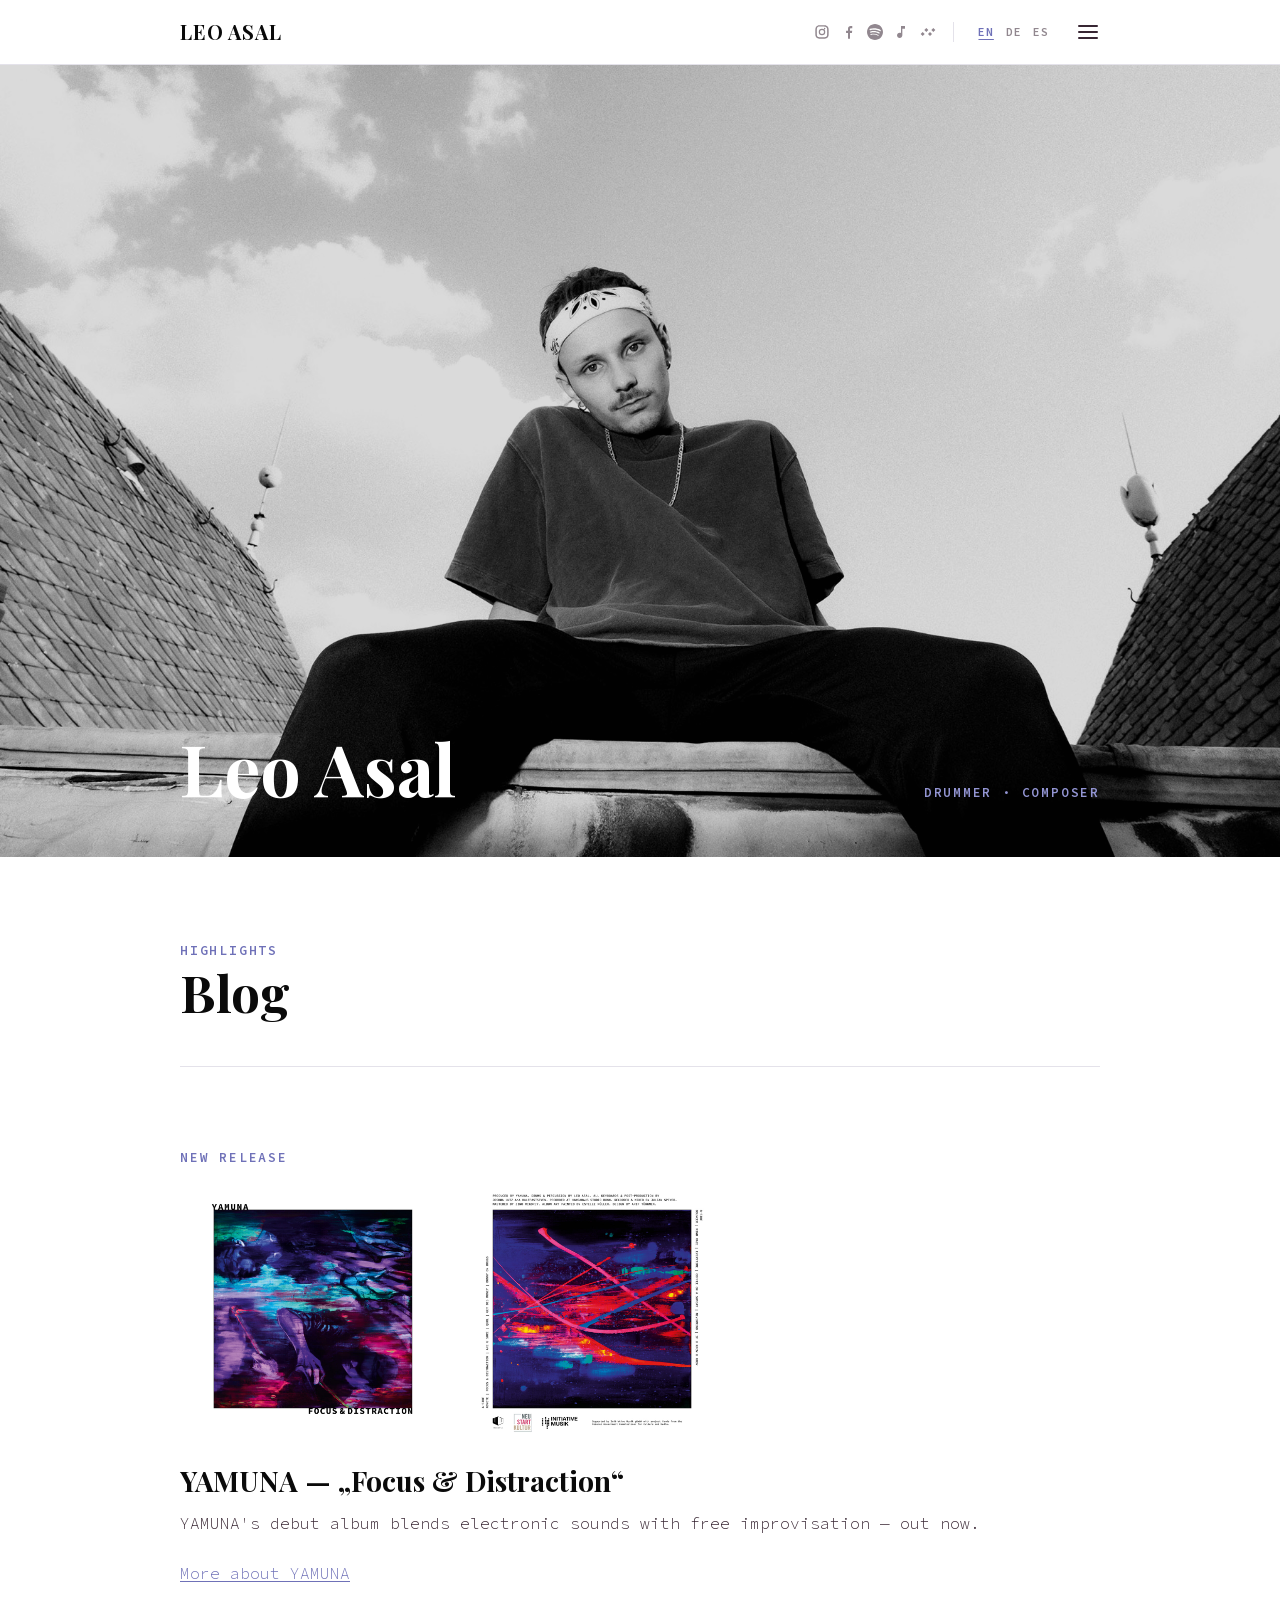
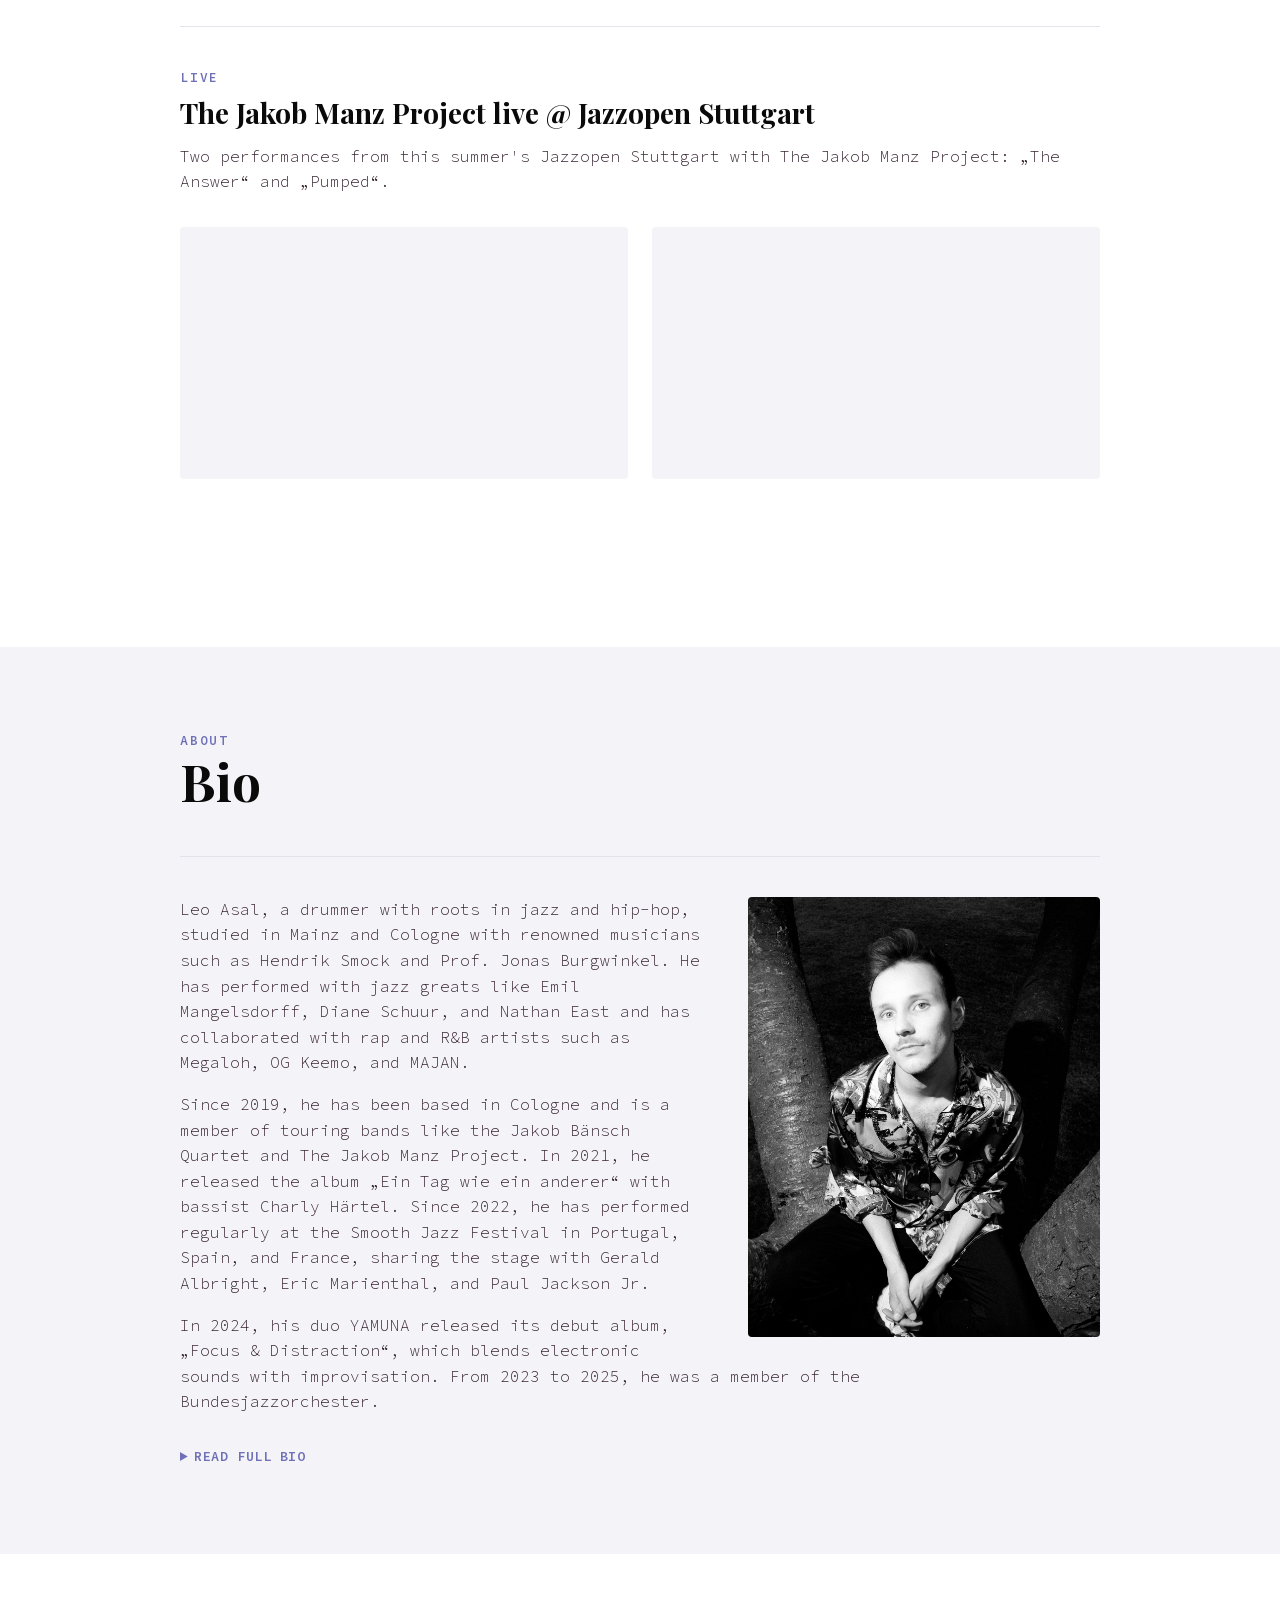
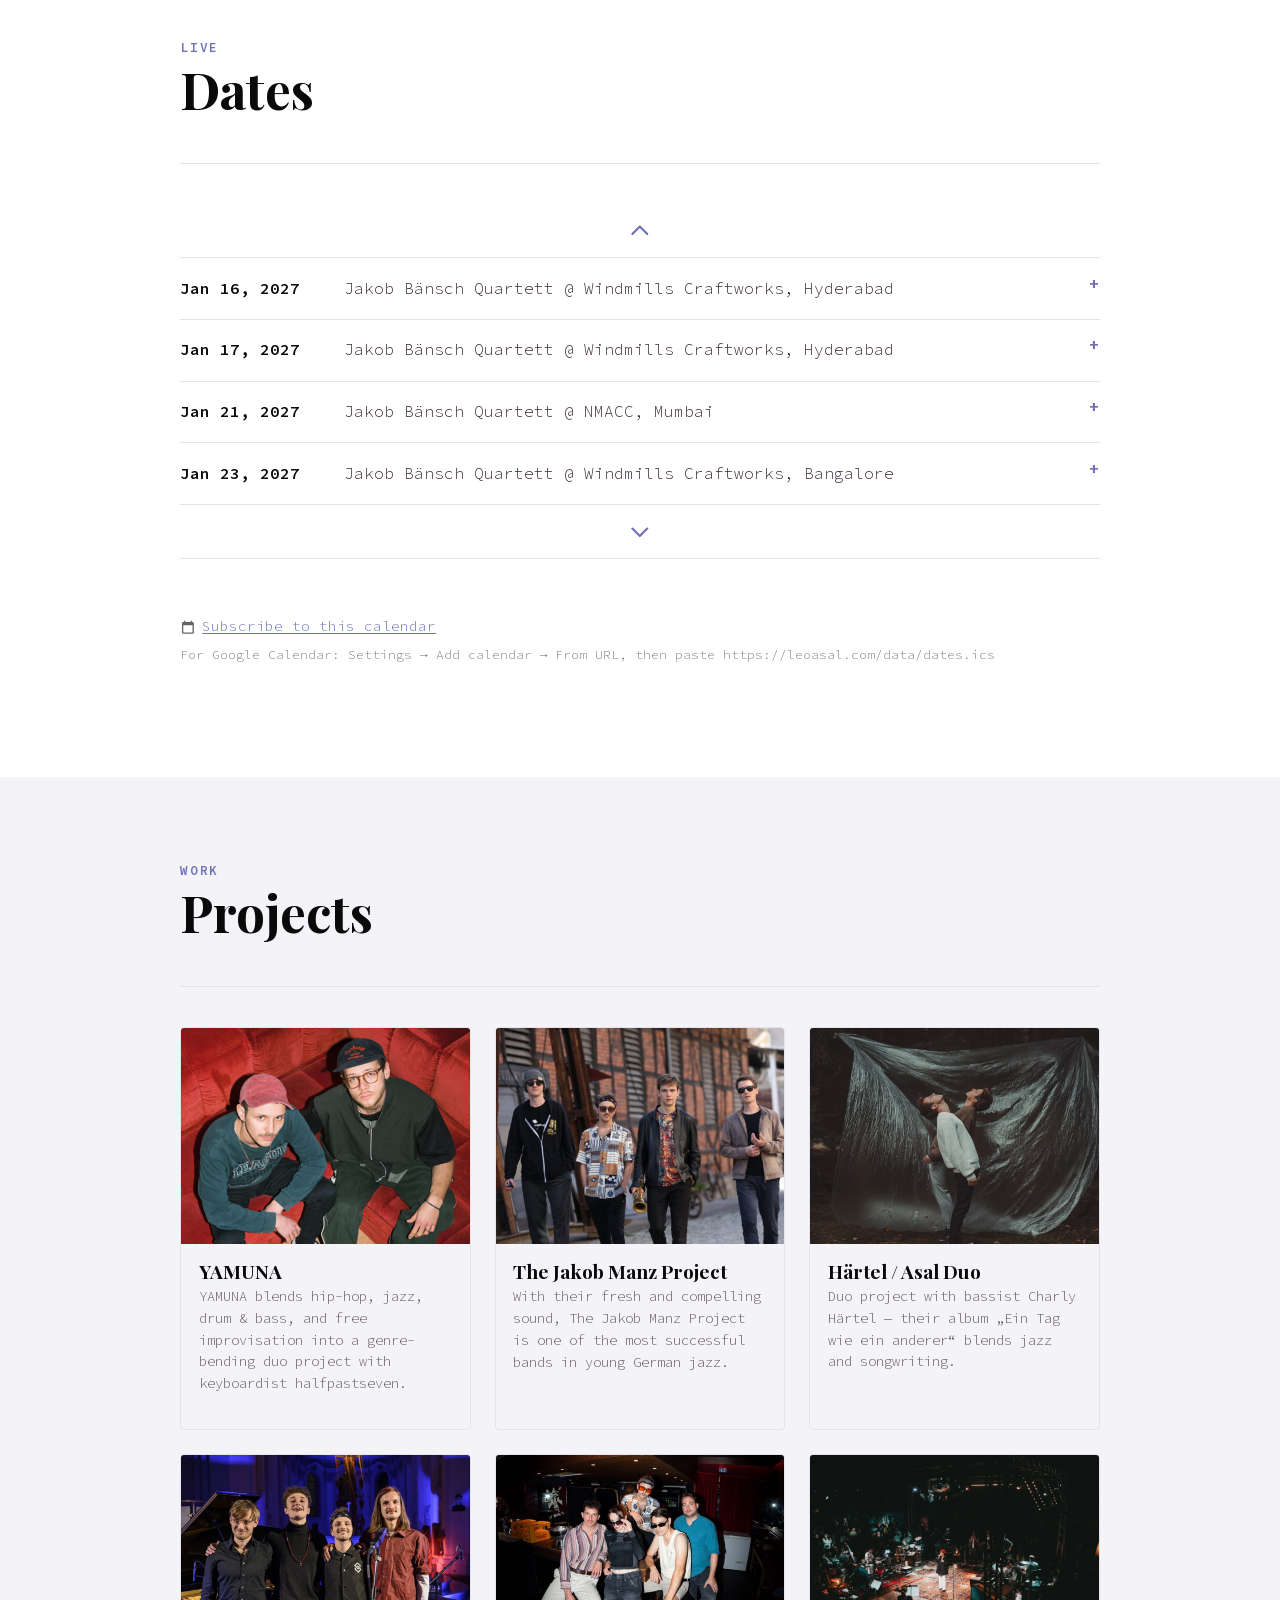
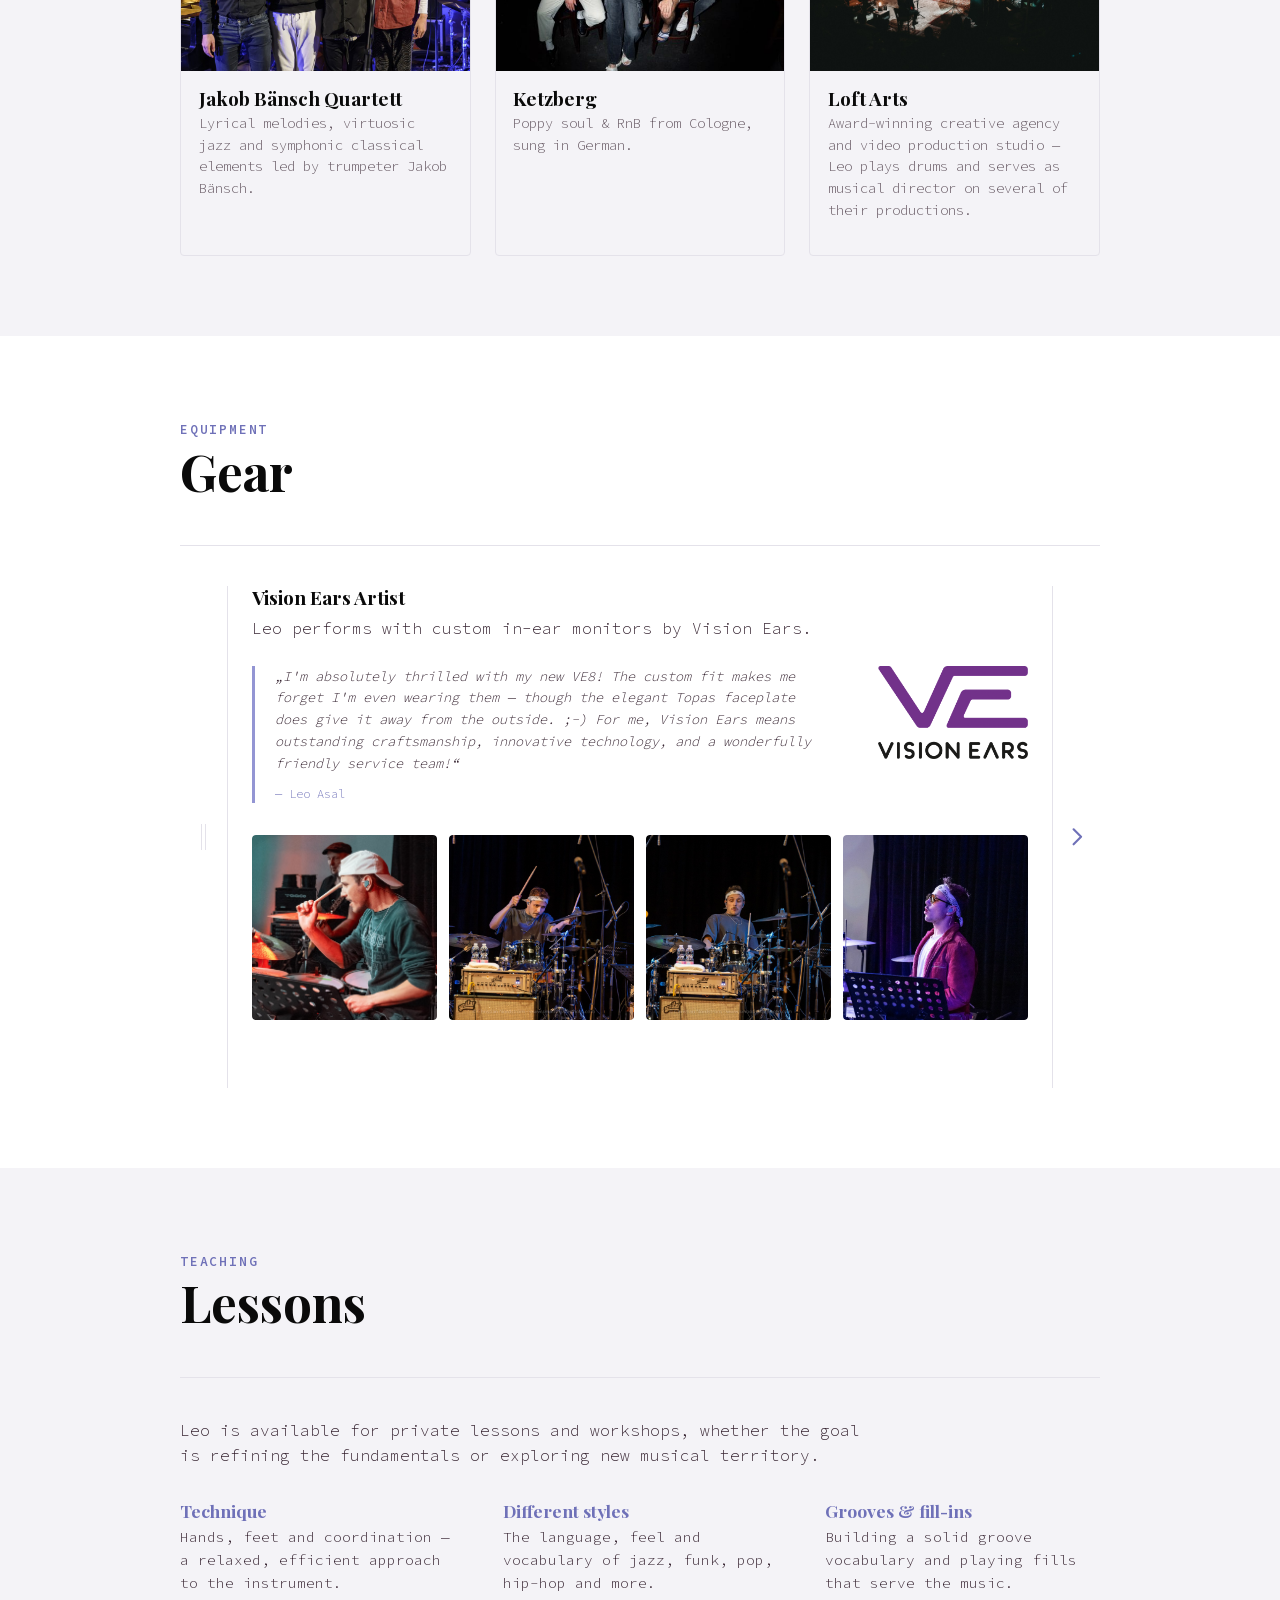
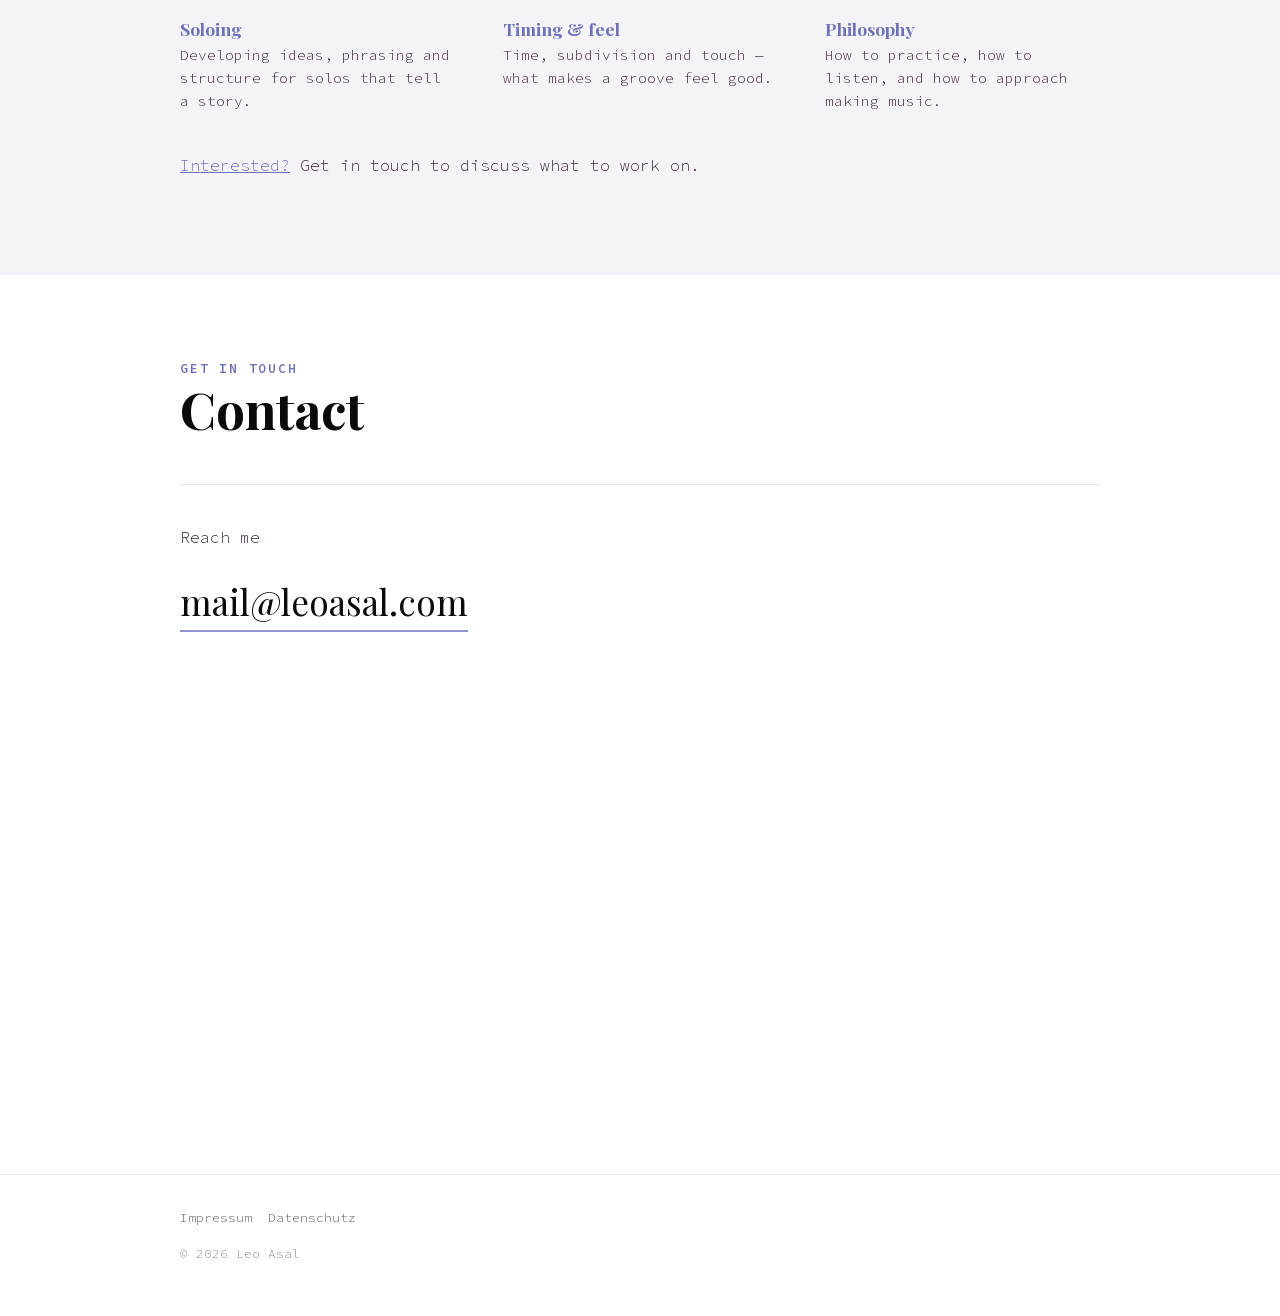
<file: index.html>
<!doctype html>
<html lang="en">
<head>
<meta charset="utf-8">
<meta name="viewport" content="width=device-width, initial-scale=1">
<title data-i18n="head.index.title">Leo Asal</title>
<meta name="description" content="Leo Asal is a drummer and composer based in Cologne, moving between jazz, hip-hop and electronic music." data-i18n-attr="content:head.index.description">
<link rel="stylesheet" href="assets/css/style.css">
<link rel="icon" href="assets/images/favicon.svg" type="image/svg+xml">
<link rel="icon" href="assets/images/favicon-32.png" sizes="32x32" type="image/png">
<link rel="apple-touch-icon" href="assets/images/apple-touch-icon.png">
</head>
<body>
<a class="skip-link" href="#main">Skip to content</a>

<header class="site-header">
  <div class="container">
    <a href="index.html" class="logo">LEO ASAL</a>
    <div class="header-actions">
      <div class="site-social">
        <a href="https://instagram.com/_leoasal_" target="_blank" rel="noopener" aria-label="Instagram">
          <svg viewBox="0 0 24 24" aria-hidden="true"><path d="M12 2c2.72 0 3.06.01 4.12.06 1.06.05 1.79.22 2.43.47.66.26 1.22.6 1.77 1.15.55.55.9 1.11 1.15 1.77.25.64.42 1.37.47 2.43.05 1.06.06 1.4.06 4.12s-.01 3.06-.06 4.12c-.05 1.06-.22 1.79-.47 2.43a4.9 4.9 0 0 1-1.15 1.77 4.9 4.9 0 0 1-1.77 1.15c-.64.25-1.37.42-2.43.47-1.06.05-1.4.06-4.12.06s-3.06-.01-4.12-.06c-1.06-.05-1.79-.22-2.43-.47a4.9 4.9 0 0 1-1.77-1.15 4.9 4.9 0 0 1-1.15-1.77c-.25-.64-.42-1.37-.47-2.43C2.01 15.06 2 14.72 2 12s.01-3.06.06-4.12c.05-1.06.22-1.79.47-2.43.26-.66.6-1.22 1.15-1.77A4.9 4.9 0 0 1 5.45 2.53c.64-.25 1.37-.42 2.43-.47C8.94 2.01 9.28 2 12 2zm0 1.8c-2.67 0-2.99.01-4.04.06-.87.04-1.34.18-1.65.3-.42.16-.71.36-1.02.67-.31.31-.5.6-.67 1.02-.12.31-.26.78-.3 1.65C4.27 8.85 4.26 9.17 4.26 12s.01 3.15.06 4.2c.04.87.18 1.34.3 1.65.16.42.36.71.67 1.02.31.31.6.5 1.02.67.31.12.78.26 1.65.3 1.05.05 1.37.06 4.04.06s2.99-.01 4.04-.06c.87-.04 1.34-.18 1.65-.3.42-.16.71-.36 1.02-.67.31-.31.5-.6.67-1.02.12-.31.26-.78.3-1.65.05-1.05.06-1.37.06-4.2s-.01-3.15-.06-4.2c-.04-.87-.18-1.34-.3-1.65a2.7 2.7 0 0 0-.67-1.02 2.7 2.7 0 0 0-1.02-.67c-.31-.12-.78-.26-1.65-.3C14.99 3.81 14.67 3.8 12 3.8zm0 3.32a4.88 4.88 0 1 1 0 9.76 4.88 4.88 0 0 1 0-9.76zm0 1.8a3.08 3.08 0 1 0 0 6.16 3.08 3.08 0 0 0 0-6.16zm5.08-1.99a1.14 1.14 0 1 1-2.28 0 1.14 1.14 0 0 1 2.28 0z"/></svg>
        </a>
        <a href="https://www.facebook.com/leoasalmusic/" target="_blank" rel="noopener" aria-label="Facebook">
          <svg viewBox="0 0 24 24" aria-hidden="true"><path d="M13.5 22v-8.6h2.9l.4-3.4h-3.3V7.8c0-1 .3-1.6 1.7-1.6h1.7V3.1C16.6 3 15.6 3 14.5 3c-2.4 0-4 1.5-4 4.1v2.9H7.6v3.4h2.9V22h3z"/></svg>
        </a>
        <a href="https://open.spotify.com/intl-de/artist/1tU93tGWZVBl7VZp2hpwt6" target="_blank" rel="noopener" aria-label="Spotify">
          <svg viewBox="0 0 24 24" aria-hidden="true"><path d="M12 0C5.4 0 0 5.4 0 12s5.4 12 12 12 12-5.4 12-12S18.66 0 12 0zm5.521 17.34c-.24.359-.66.48-1.021.24-2.82-1.74-6.36-2.101-10.561-1.141-.418.122-.779-.179-.899-.539-.12-.421.18-.78.54-.9 4.56-1.021 8.52-.6 11.64 1.32.42.18.48.659.301 1.02zm1.44-3.3c-.301.42-.841.6-1.262.3-3.239-1.98-8.159-2.58-11.939-1.38-.479.12-1.02-.12-1.14-.6-.12-.48.12-1.021.6-1.141C9.6 9.9 15 10.561 18.72 12.84c.361.181.54.78.241 1.2zm.12-3.36C15.24 8.4 8.82 8.16 5.16 9.301c-.6.179-1.2-.181-1.38-.721-.18-.601.18-1.2.72-1.381 4.26-1.26 11.28-1.02 15.721 1.621.539.3.719 1.02.42 1.56-.299.421-1.02.599-1.559.3z"/></svg>
        </a>
        <a href="https://music.apple.com/de/artist/leo-asal/1523986709" target="_blank" rel="noopener" aria-label="Apple Music">
          <svg viewBox="0 0 24 24" aria-hidden="true"><path d="M12 3v10.55c-.59-.34-1.27-.55-2-.55-2.21 0-4 1.79-4 4s1.79 4 4 4 4-1.79 4-4V7h4V3h-6z"/></svg>
        </a>
        <a href="https://tidal.com/artist/20479911/u" target="_blank" rel="noopener" aria-label="Tidal">
          <svg viewBox="0 0 24 24" aria-hidden="true"><path d="M4 12L7 15L4 18L1 15Z M9.5 6L12.5 9L9.5 12L6.5 9Z M15 12L18 15L15 18L12 15Z M20 6L23 9L20 12L17 9Z"/></svg>
        </a>
      </div>
      <div class="lang-switch" role="group" aria-label="Language">
        <button type="button" data-lang="en">EN</button>
        <button type="button" data-lang="de">DE</button>
        <button type="button" data-lang="es">ES</button>
      </div>
      <button type="button" class="menu-toggle" aria-expanded="false" aria-controls="menu-panel" aria-label="Menu" data-i18n-attr="aria-label:nav.menu">
        <span class="menu-toggle-bars" aria-hidden="true"><span></span><span></span><span></span></span>
      </button>
    </div>
  </div>
  <nav class="menu-panel" id="menu-panel" aria-label="Main navigation">
      <ul>
        <li><a href="#home" data-i18n="nav.home">Home</a></li>
        <li><a href="#blog" data-i18n="nav.blog">Blog</a></li>
        <li><a href="#bio" data-i18n="nav.bio">Bio</a></li>
        <li><a href="#dates" data-i18n="nav.dates">Dates</a></li>
        <li><a href="#projects" data-i18n="nav.projects">Projects</a></li>
        <li><a href="#gear" data-i18n="nav.gear">Gear</a></li>
        <li><a href="#lessons" data-i18n="nav.lessons">Lessons</a></li>
        <li><a href="#contact" data-i18n="nav.contact">Contact</a></li>
      </ul>
    </nav>
</header>

<main id="main">
  <section id="home" class="hero">
    <img src="assets/images/hero.jpg" alt="Leo Asal" width="1800" height="1200">
    <div class="hero-content container">
      <span class="eyebrow" data-i18n="home.eyebrow">Drummer · Composer</span>
      <h1>Leo Asal</h1>
    </div>
  </section>

  <section id="blog" class="home-section">
   <div class="container">
    <div class="page-header">
      <span class="eyebrow" data-i18n="blog.eyebrow">Highlights</span>
      <h2 data-i18n="blog.heading">Blog</h2>
    </div>

    <article class="blog-post">
      <span class="eyebrow" data-i18n="blog.yamuna.eyebrow">New release</span>
      <div class="blog-post-covers">
        <a class="blog-post-cover" href="yamuna.html">
          <img src="assets/images/yamuna-album-cover.jpg" alt="Yamuna – Focus &amp; Distraction (album cover, front)" loading="lazy">
        </a>
        <a class="blog-post-cover" href="yamuna.html">
          <img src="assets/images/yamuna-album-back.jpg" alt="Yamuna – Focus &amp; Distraction (album cover, back)" loading="lazy">
        </a>
      </div>
      <h3><a href="yamuna.html" data-i18n="blog.yamuna.heading">YAMUNA — „Focus &amp; Distraction“</a></h3>
      <p data-i18n="blog.yamuna.text">YAMUNA's debut album blends electronic sounds with free improvisation — out now.</p>
      <a class="date-link blog-post-cta" href="yamuna.html">
        <span data-i18n="blog.yamuna.cta">More about YAMUNA</span>
      </a>
    </article>

    <article class="blog-post">
      <span class="eyebrow" data-i18n="blog.jazzopen.eyebrow">Live</span>
      <h3 data-i18n="blog.jazzopen.heading">The Jakob Manz Project live @ Jazzopen Stuttgart</h3>
      <p data-i18n="blog.jazzopen.text">Two performances from this summer's Jazzopen Stuttgart with The Jakob Manz Project: „The Answer“ and „Pumped“.</p>
      <div class="video-grid">
        <div class="video-embed">
          <iframe src="https://www.youtube-nocookie.com/embed/vJeJa0fXXoc" title="The Jakob Manz Project – The Answer, live @ Jazzopen Stuttgart" loading="lazy" allow="accelerometer; autoplay; clipboard-write; encrypted-media; gyroscope; picture-in-picture" allowfullscreen></iframe>
        </div>
        <div class="video-embed">
          <iframe src="https://www.youtube-nocookie.com/embed/JlQZKEHF5pA" title="The Jakob Manz Project – Pumped, live @ Jazzopen Stuttgart" loading="lazy" allow="accelerometer; autoplay; clipboard-write; encrypted-media; gyroscope; picture-in-picture" allowfullscreen></iframe>
        </div>
      </div>
    </article>
   </div>
  </section>

  <section id="bio" class="home-section home-section--alt">
   <div class="container">
    <div class="page-header">
      <span class="eyebrow" data-i18n="bio.eyebrow">About</span>
      <h2 data-i18n="bio.heading">Bio</h2>
    </div>

    <figure class="bio-portrait">
      <img src="assets/images/bio-portrait.jpg" alt="Leo Asal" loading="lazy">
    </figure>

    <div class="bio-text">
      <p data-i18n="bio.p1">Leo Asal, a drummer with roots in jazz and hip-hop, studied in Mainz and Cologne with renowned musicians such as Hendrik Smock and Prof. Jonas Burgwinkel. He has performed with jazz greats like Emil Mangelsdorff, Diane Schuur, and Nathan East and has collaborated with rap and R&amp;B artists such as Megaloh, OG Keemo, and MAJAN.</p>

      <p data-i18n="bio.p2">Since 2019, he has been based in Cologne and is a member of touring bands like the Jakob Bänsch Quartet and The Jakob Manz Project. In 2021, he released the album „Ein Tag wie ein anderer“ with bassist Charly Härtel. Since 2022, he has performed regularly at the Smooth Jazz Festival in Portugal, Spain, and France, sharing the stage with Gerald Albright, Eric Marienthal, and Paul Jackson Jr.</p>

      <p data-i18n="bio.p3">In 2024, his duo YAMUNA released its debut album, „Focus &amp; Distraction“, which blends electronic sounds with improvisation. From 2023 to 2025, he was a member of the Bundesjazzorchester.</p>

      <details class="long-bio">
        <summary data-i18n="bio.readMore">Read full bio</summary>
        <p data-i18n="bio.long.p1">Born in 1999 into a musical family, Leo Asal discovered his talent for drumming at the age of four. He quickly won numerous awards, including at the “Jugend Musiziert” and “Jugend Jazzt” competitions, both in ensemble and solo categories. With his versatile playing style, the “ZIRP” scholarship recipient established himself as one of Germany’s rising young drummers in jazz and pop. His music projects and tours have taken him to renowned venues and festivals in Germany, such as the ELBJazz Festival, Deutsches Jazzfestival Frankfurt, Jazz Baltica, Leverkusener Jazztage, Festspiele Mecklenburg-Vorpommern, Alte Oper Frankfurt, and internationally to Greece, Ecuador, Spain, Portugal, France, Romania, and Egypt.</p>

        <p data-i18n="bio.long.p2">From an early age, Asal developed a passion for jazz and hip-hop, which was further nurtured during his studies at the Mainz University of Music under Hendrik Smock. There, he learned from renowned jazz musicians such as Jesse Milliner, Sebastian Sternal, and Claudius Valk. He had the opportunity to perform with distinguished jazz artists like Emil Mangelsdorff, Diane Schuur, Dominique DiPiazza, and Nathan East. During his time in Mainz, he was also engaged as a drummer and musical director for the Loft Arts production series. Many projects linked to this brought him together with rap and R&amp;B artists such as Megaloh, OG Keemo, MAJAN, Monet192, Lary, Teesy, Rola, Kelvyn Colt, Manuellsen, and more.</p>

        <p data-i18n="bio.long.p3">In 2019, Asal moved to Cologne, where he completed his studies with Prof. Jonas Burgwinkel and Alex Vesper. Since then, he has been a member of several touring bands, including the Jakob Bänsch Quartet and The Jakob Manz Project, and collaborates with Cologne-based singer Ketzberg. In 2021, he released the album Ein Tag wie ein anderer in collaboration with bassist Charly Härtel. Since 2022, Asal has been a regular performer at the Smooth Jazz Festival in Portugal, Spain, and France, sharing the stage with jazz legends such as Gerald Albright, Eric Marienthal, Everette Harp, Paul Jackson Jr., Michael Lington, Tom Browne, and Eric Darius.</p>

        <p data-i18n="bio.long.p4">Additionally, Asal founded the duo YAMUNA with keyboardist and beatmaker halfpastseven, exploring the artistic connection between humans and machines. Their debut album Focus &amp; Distraction was released in 2024 under the Amsterdam-based label Wicked Wax, blending electronic elements with free improvisation.</p>

        <p data-i18n="bio.long.p5">From 2023 to 2025, Leo Asal was a member of the Bundesjazzorchester.</p>
      </details>
    </div>
   </div>
  </section>

  <section id="dates" class="home-section">
   <div class="container">
    <div class="page-header">
      <span class="eyebrow" data-i18n="dates.eyebrow">Live</span>
      <h2 data-i18n="dates.heading">Dates</h2>
    </div>

    <ul class="dates-list dates-list--previous" id="dates-list-previous" hidden></ul>

    <button type="button" class="dates-toggle dates-toggle--up" id="dates-previous-toggle"
            aria-expanded="false" aria-controls="dates-list-previous" hidden>
      <span class="visually-hidden" data-i18n="dates.previous">Previous dates</span>
      <svg viewBox="0 0 24 24" aria-hidden="true"><path d="M5 9l7 7 7-7" fill="none" stroke="currentColor" stroke-width="2" stroke-linecap="round" stroke-linejoin="round"/></svg>
    </button>

    <ul class="dates-list" id="dates-list" data-limit="4">
      <li class="dates-empty" data-i18n="dates.loading">Loading dates…</li>
    </ul>

    <details class="dates-more" id="dates-more" hidden>
      <summary class="dates-toggle">
        <span class="visually-hidden" data-i18n="dates.showMore">Show more</span>
        <svg viewBox="0 0 24 24" aria-hidden="true"><path d="M5 9l7 7 7-7" fill="none" stroke="currentColor" stroke-width="2" stroke-linecap="round" stroke-linejoin="round"/></svg>
      </summary>
      <ul class="dates-list" id="dates-list-more"></ul>
    </details>

    <div class="dates-subscribe">
      <span class="date-detail-icon" aria-hidden="true">
        <svg viewBox="0 0 24 24"><path d="M19 3h-1V1h-2v2H8V1H6v2H5c-1.1 0-2 .9-2 2v14c0 1.1.9 2 2 2h14c1.1 0 2-.9 2-2V5c0-1.1-.9-2-2-2zm0 16H5V8h14v11z"/></svg>
      </span>
      <a class="date-link" href="webcal://leoasal.com/data/dates.ics" data-i18n="dates.subscribe">Subscribe to this calendar</a>
    </div>
    <p class="dates-subscribe-hint" data-i18n="dates.subscribeGoogleHint">For Google Calendar: Settings → Add calendar → From URL, then paste https://leoasal.com/data/dates.ics</p>
   </div>
  </section>

  <section id="projects" class="home-section home-section--alt">
   <div class="container">
    <div class="page-header">
      <span class="eyebrow" data-i18n="projects.eyebrow">Work</span>
      <h2 data-i18n="projects.heading">Projects</h2>
    </div>

    <div class="project-grid">
      <a class="project-card" href="yamuna.html">
        <div class="thumb"><img src="assets/images/project-yamuna.jpg" alt="Yamuna" loading="lazy" style="object-position: 50% 10%;"></div>
        <div class="body">
          <h3>YAMUNA</h3>
          <p class="subtitle" data-i18n="projects.yamuna.subtitle">Improvised beats</p>
        </div>
      </a>

      <a class="project-card" href="jakob-manz-project.html">
        <div class="thumb"><img src="assets/images/project-jakob-manz.jpg" alt="The Jakob Manz Project" loading="lazy"></div>
        <div class="body">
          <h3>The Jakob Manz Project</h3>
          <p class="subtitle" data-i18n="projects.jakobmanz.subtitle">With their fresh and compelling sound, The Jakob Manz Project is one of the most successful bands in young German jazz.</p>
        </div>
      </a>

      <a class="project-card" href="haertel-asal-duo.html">
        <div class="thumb"><img src="assets/images/project-haertel-asal.jpg" alt="Härtel / Asal Duo" loading="lazy"></div>
        <div class="body">
          <h3>Härtel / Asal Duo</h3>
          <p class="subtitle" data-i18n="projects.haertelasal.subtitle">Duo project with bassist Charly Härtel — their album „Ein Tag wie ein anderer“ blends jazz and songwriting.</p>
        </div>
      </a>

      <a class="project-card" href="jakob-baensch-quartett.html">
        <div class="thumb"><img src="assets/images/project-jakob-baensch.jpg" alt="Jakob Bänsch Quartett" loading="lazy"></div>
        <div class="body">
          <h3>Jakob Bänsch Quartett</h3>
          <p class="subtitle" data-i18n="projects.baensch.subtitle">Lyrical melodies, virtuosic jazz and symphonic classical elements led by trumpeter Jakob Bänsch.</p>
        </div>
      </a>

      <a class="project-card" href="ketzberg.html">
        <div class="thumb"><img src="assets/images/project-ketzberg.jpg" alt="Ketzberg" loading="lazy"></div>
        <div class="body">
          <h3>Ketzberg</h3>
          <p class="subtitle" data-i18n="projects.ketzberg.subtitle">Poppy soul &amp; RnB from Cologne, sung in German.</p>
        </div>
      </a>

      <a class="project-card" href="loft-arts.html">
        <div class="thumb"><img src="assets/images/project-loft-arts.jpg" alt="Loft Arts" loading="lazy"></div>
        <div class="body">
          <h3>Loft Arts</h3>
          <p class="subtitle" data-i18n="projects.loftarts.subtitle">Award-winning creative agency and video production studio — Leo plays drums and serves as musical director on several of their productions.</p>
        </div>
      </a>
    </div>
   </div>
  </section>

  <section id="gear" class="home-section">
   <div class="container">
    <div class="page-header">
      <span class="eyebrow" data-i18n="gear.eyebrow">Equipment</span>
      <h2 data-i18n="gear.heading">Gear</h2>
    </div>

    <div class="gear-slider">
     <div class="gear-tabs" role="tablist">
      <button type="button" class="gear-tab" role="tab" data-gear-go="0" aria-current="true">Vision Ears</button>
      <button type="button" class="gear-tab" role="tab" data-gear-go="1">Sonor</button>
     </div>
     <div class="gear-slides" id="gear-slides">
      <div class="gear-slide">
      <button type="button" class="dates-toggle gear-toggle gear-toggle--prev gear-toggle--start" disabled aria-hidden="true" tabindex="-1">
        <span class="gear-start-mark" aria-hidden="true"></span>
      </button>
       <div class="gear-slide-body">
        <h3>Vision Ears Artist</h3>
        <p class="bio-text" style="max-width:68ch" data-i18n="gear.visionears.text">Leo performs with custom in-ear monitors by Vision Ears.</p>

        <div class="gear-quote-row">
          <blockquote class="gear-quote">
            <p data-i18n="gear.visionears.quote">„Ich bin total begeistert von meinen neuen VE8! Durch die individuelle Anpassung vergesse ich jedes Mal, dass ich sie überhaupt trage — doch von außen macht sich die elegante Topas-Faceplate dann doch bemerkbar. ;-) Mit Vision Ears verbinde ich herausragende Handwerkskunst, innovative Technologie und ein super freundliches Service-Team!“</p>
            <footer>— Leo Asal</footer>
          </blockquote>
          <div class="brand-side">
            <a class="brand-logo" href="https://vision-ears.de" target="_blank" rel="noopener" aria-label="Vision Ears">
              <img src="assets/images/visionears-logo.png" alt="Vision Ears" width="560" height="349" loading="lazy">
            </a>
          </div>
        </div>

        <div class="epk-gallery epk-gallery--color" data-credit="©" data-credit-name="Christian Nordström" data-credit-url="https://www.smoothjazzphoto.com">
          <button type="button" class="cover-trigger" data-lightbox="assets/images/visionears-photo-1.jpg">
            <img src="assets/images/visionears-photo-1.jpg" alt="Leo Asal performing, wearing Vision Ears in-ear monitors" loading="lazy">
          </button>
          <button type="button" class="cover-trigger" data-lightbox="assets/images/visionears-photo-2.jpg">
            <img src="assets/images/visionears-photo-2.jpg" alt="Leo Asal performing, wearing Vision Ears in-ear monitors" loading="lazy">
          </button>
          <button type="button" class="cover-trigger" data-lightbox="assets/images/visionears-photo-3.jpg">
            <img src="assets/images/visionears-photo-3.jpg" alt="Leo Asal performing, wearing Vision Ears in-ear monitors" loading="lazy">
          </button>
          <button type="button" class="cover-trigger" data-lightbox="assets/images/visionears-photo-4.jpg">
            <img src="assets/images/visionears-photo-4.jpg" alt="Leo Asal performing, wearing Vision Ears in-ear monitors" loading="lazy">
          </button>
        </div>
       </div>
      <button type="button" class="dates-toggle gear-toggle gear-toggle--next" data-gear-step="1"
              aria-label="Next: Sonor Vintage Series" data-i18n-attr="aria-label:gear.next">
        <svg viewBox="0 0 24 24" aria-hidden="true"><path d="M5 9l7 7 7-7" fill="none" stroke="currentColor" stroke-width="2" stroke-linecap="round" stroke-linejoin="round"/></svg>
      </button>
      </div>
      <div class="gear-slide">
      <button type="button" class="dates-toggle gear-toggle gear-toggle--prev" data-gear-step="-1"
              aria-label="Back: Vision Ears" data-i18n-attr="aria-label:gear.prev">
        <svg viewBox="0 0 24 24" aria-hidden="true"><path d="M5 9l7 7 7-7" fill="none" stroke="currentColor" stroke-width="2" stroke-linecap="round" stroke-linejoin="round"/></svg>
      </button>
       <div class="gear-slide-body">
        <h3>Sonor Vintage Series</h3>
        <p class="bio-text" data-i18n="gear.sonor.text">Leo plays a Sonor Vintage Series drum kit with a California Blue finish.</p>

        <div class="epk-gallery epk-gallery--color">
          <button type="button" class="cover-trigger" data-lightbox="assets/images/sonor-photo-1.jpg?v=2">
            <img src="assets/images/sonor-photo-1.jpg?v=2" alt="Leo Asal's Sonor Vintage Series drum kit" loading="lazy">
          </button>
          <button type="button" class="cover-trigger" data-lightbox="assets/images/sonor-photo-2.jpg">
            <img src="assets/images/sonor-photo-2.jpg" alt="Leo Asal's Sonor Vintage Series drum kit" loading="lazy">
          </button>
          <button type="button" class="cover-trigger" data-lightbox="assets/images/sonor-photo-3.jpg">
            <img src="assets/images/sonor-photo-3.jpg" alt="Leo Asal's Sonor Vintage Series drum kit" loading="lazy" style="object-position:25% 50%">
          </button>
          <button type="button" class="cover-trigger" data-lightbox="assets/images/sonor-photo-4.jpg">
            <img src="assets/images/sonor-photo-4.jpg" alt="Leo Asal's drum setup from above, labeled with drum and cymbal models" loading="lazy">
          </button>
          <button type="button" class="cover-trigger" data-lightbox="assets/images/sonor-photo-5.jpg">
            <img src="assets/images/sonor-photo-5.jpg" alt="Leo Asal's Sonor Vintage Series drum kit, seen from above" loading="lazy">
          </button>
          <button type="button" class="cover-trigger" data-lightbox="assets/images/sonor-photo-6.jpg">
            <img src="assets/images/sonor-photo-6.jpg" alt="Leo Asal's Sonor Vintage Series drum kit on stage" loading="lazy">
          </button>
          <button type="button" class="cover-trigger" data-lightbox="assets/images/sonor-photo-7.jpg" data-credit="©" data-credit-name="Simon Engelbert" data-credit-url="https://www.instagram.com/simon.engelbert.photo/">
            <img src="assets/images/sonor-photo-7.jpg" alt="Leo Asal playing his Sonor Vintage Series drum kit" loading="lazy" style="object-position:65% 50%">
          </button>
          <button type="button" class="cover-trigger" data-lightbox="assets/images/sonor-video.mp4?v=3" data-lightbox-video data-lightbox-poster="assets/images/sonor-video-poster.jpg">
            <video src="assets/images/sonor-video.mp4?v=3" poster="assets/images/sonor-video-poster.jpg" style="background:url('assets/images/sonor-video-poster.jpg') center / cover" data-play-when-visible muted loop playsinline preload="none"></video>
          </button>
        </div>
       </div>
      <button type="button" class="dates-toggle gear-toggle gear-toggle--next gear-toggle--end" disabled aria-hidden="true" tabindex="-1">
        <span class="gear-start-mark" aria-hidden="true"></span>
      </button>
      </div>
     </div>
    </div>

   </div>
  </section>

  <section id="lessons" class="home-section home-section--alt">
   <div class="container">
    <div class="page-header">
      <span class="eyebrow" data-i18n="lessons.eyebrow">Teaching</span>
      <h2 data-i18n="lessons.heading">Lessons</h2>
    </div>

    <div class="bio-text">
      <p data-i18n="lessons.intro">Leo is available for private lessons and workshops, whether the goal is refining the fundamentals or exploring new musical territory.</p>
    </div>

    <ul class="lessons-list">
      <li>
        <h3 data-i18n="lessons.technique.title">Technique</h3>
        <p data-i18n="lessons.technique.text">Hands, feet and coordination — a relaxed, efficient approach to the instrument.</p>
      </li>
      <li>
        <h3 data-i18n="lessons.styles.title">Different styles</h3>
        <p data-i18n="lessons.styles.text">The language, feel and vocabulary of jazz, funk, pop, hip-hop and more.</p>
      </li>
      <li>
        <h3 data-i18n="lessons.grooves.title">Grooves &amp; fill-ins</h3>
        <p data-i18n="lessons.grooves.text">Building a solid groove vocabulary and playing fills that serve the music.</p>
      </li>
      <li>
        <h3 data-i18n="lessons.soloing.title">Soloing</h3>
        <p data-i18n="lessons.soloing.text">Developing ideas, phrasing and structure for solos that tell a story.</p>
      </li>
      <li>
        <h3 data-i18n="lessons.timing.title">Timing &amp; feel</h3>
        <p data-i18n="lessons.timing.text">Time, subdivision and touch — what makes a groove feel good.</p>
      </li>
      <li>
        <h3 data-i18n="lessons.philosophy.title">Philosophy</h3>
        <p data-i18n="lessons.philosophy.text">How to practice, how to listen, and how to approach making music.</p>
      </li>
    </ul>

    <p class="lessons-cta" data-i18n="lessons.cta"><a href="#contact">Interested?</a> Get in touch to discuss what to work on.</p>
   </div>
  </section>

  <section id="contact" class="home-section">
   <div class="container">
    <div class="page-header">
      <span class="eyebrow" data-i18n="contact.eyebrow">Get in touch</span>
      <h2 data-i18n="contact.heading">Contact</h2>
    </div>

    <p data-i18n="contact.reachMe">Reach me</p>
    <a class="contact-email" href="mailto:mail@leoasal.com">mail@leoasal.com</a>
   </div>
  </section>
</main>

<footer class="site-footer">
  <div class="container">
    <a href="impressum.html">Impressum</a>
    <a href="datenschutz.html">Datenschutz</a>
    <p class="copyright">© 2026 Leo Asal</p>
  </div>
</footer>

<script src="assets/js/i18n.js"></script>
<script src="assets/js/dates.js"></script>
<script src="assets/js/menu.js"></script>
<script src="assets/js/anchor-scroll.js"></script>
<script src="assets/js/lightbox.js"></script>
<script src="assets/js/soft-scroll.js"></script>
<script src="assets/js/gear-slider.js"></script>
</body>
</html>
</file>
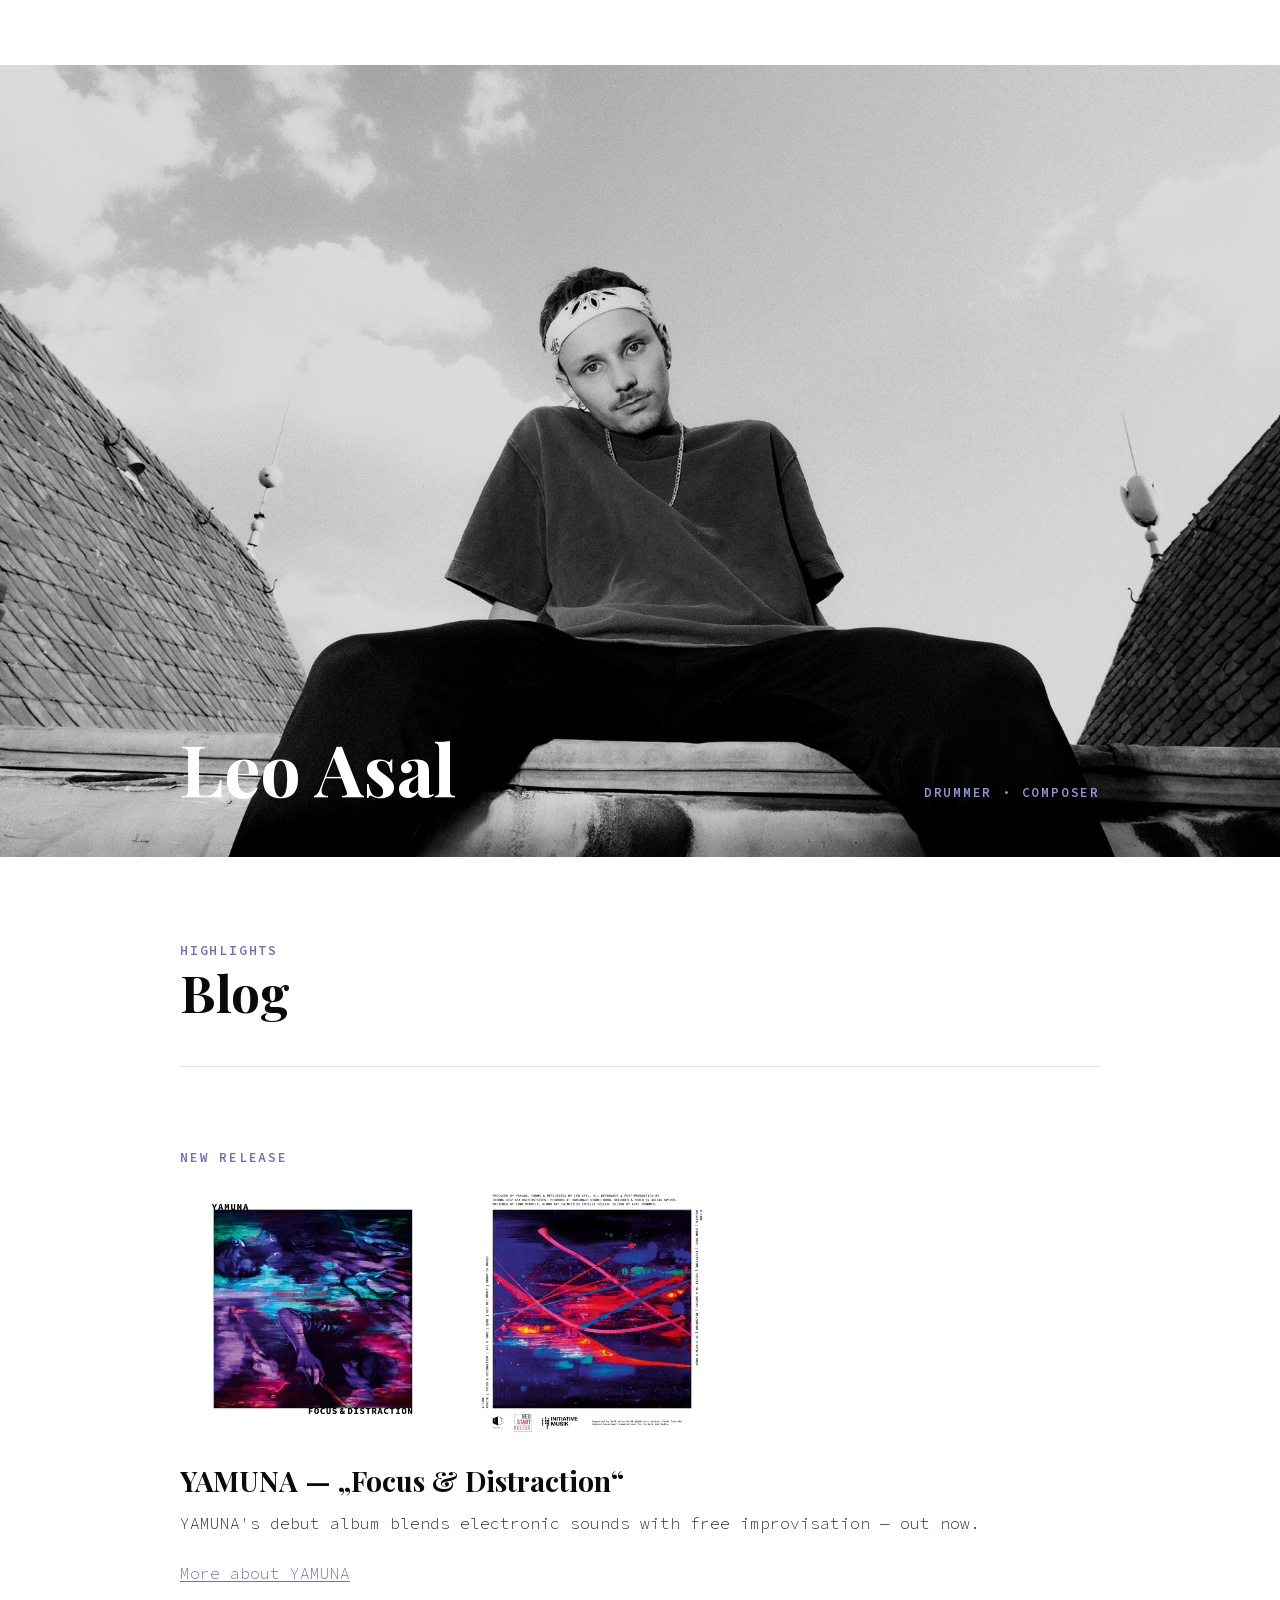
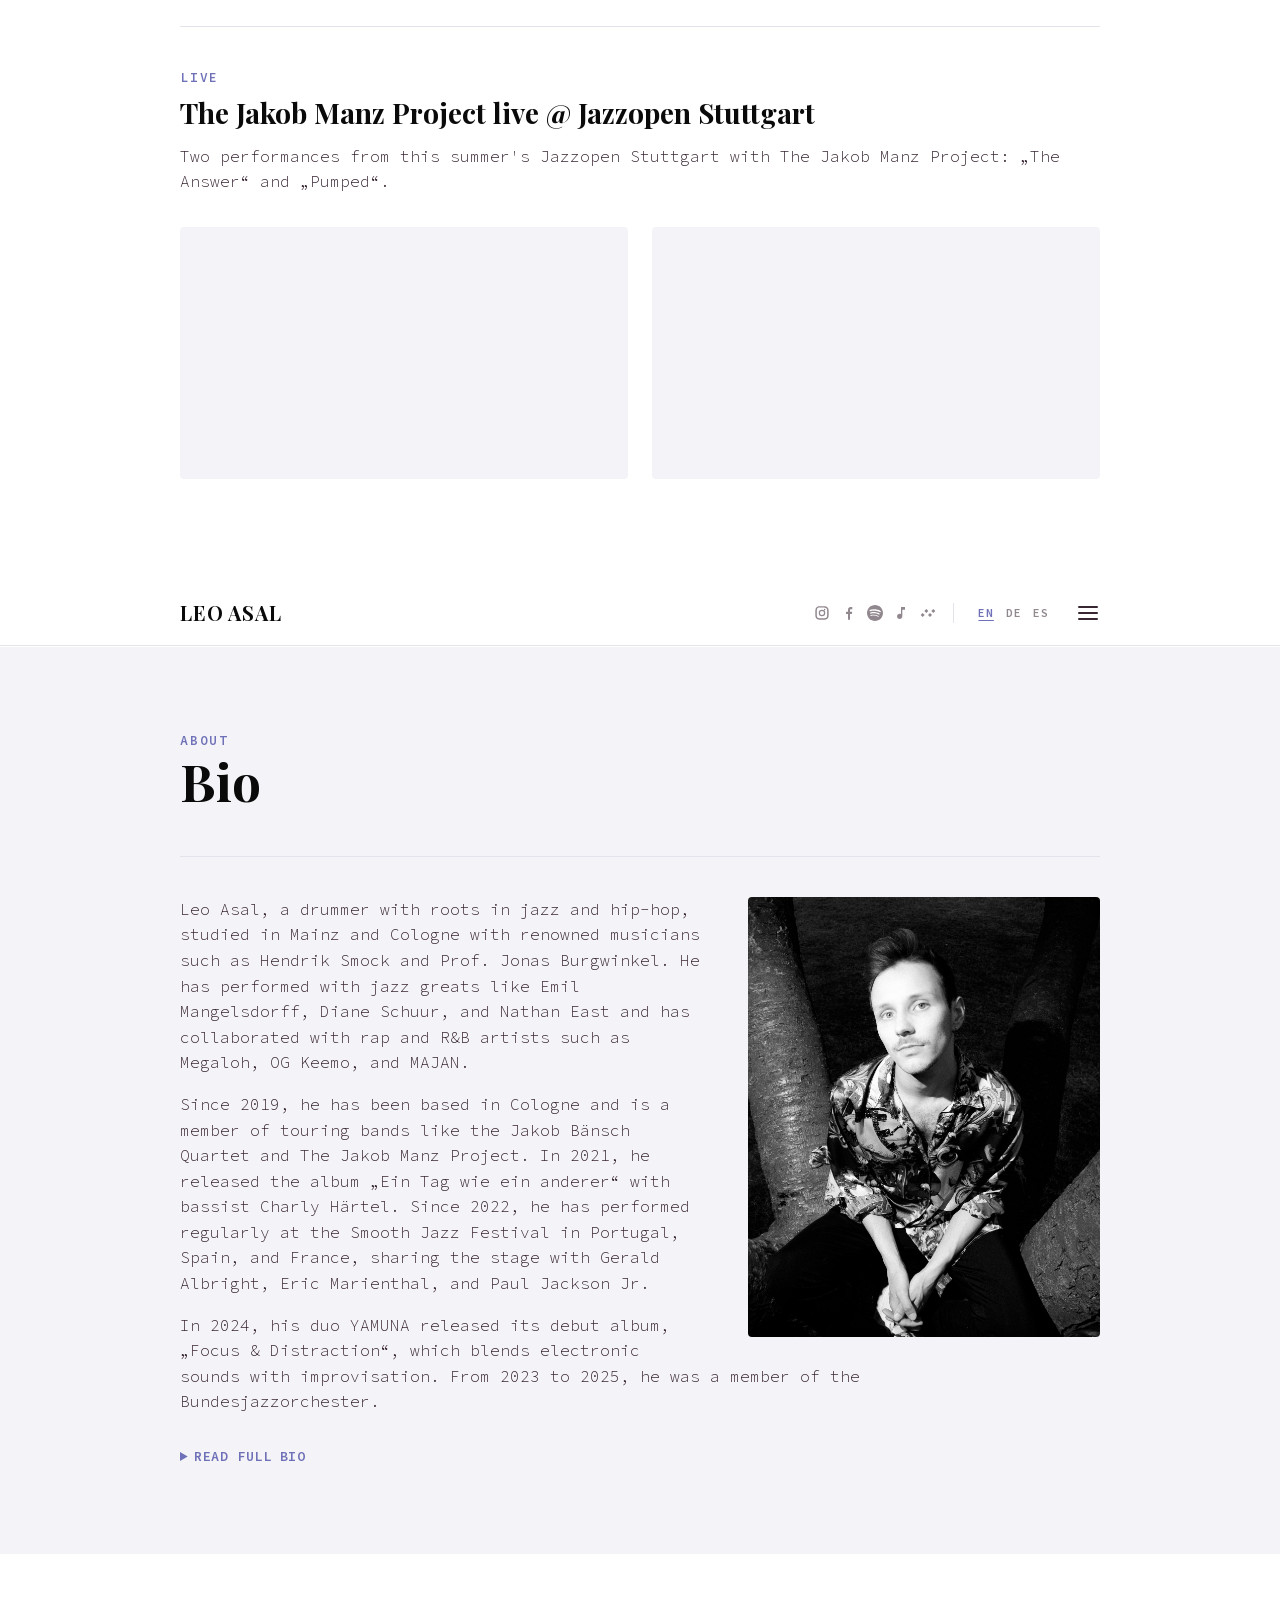
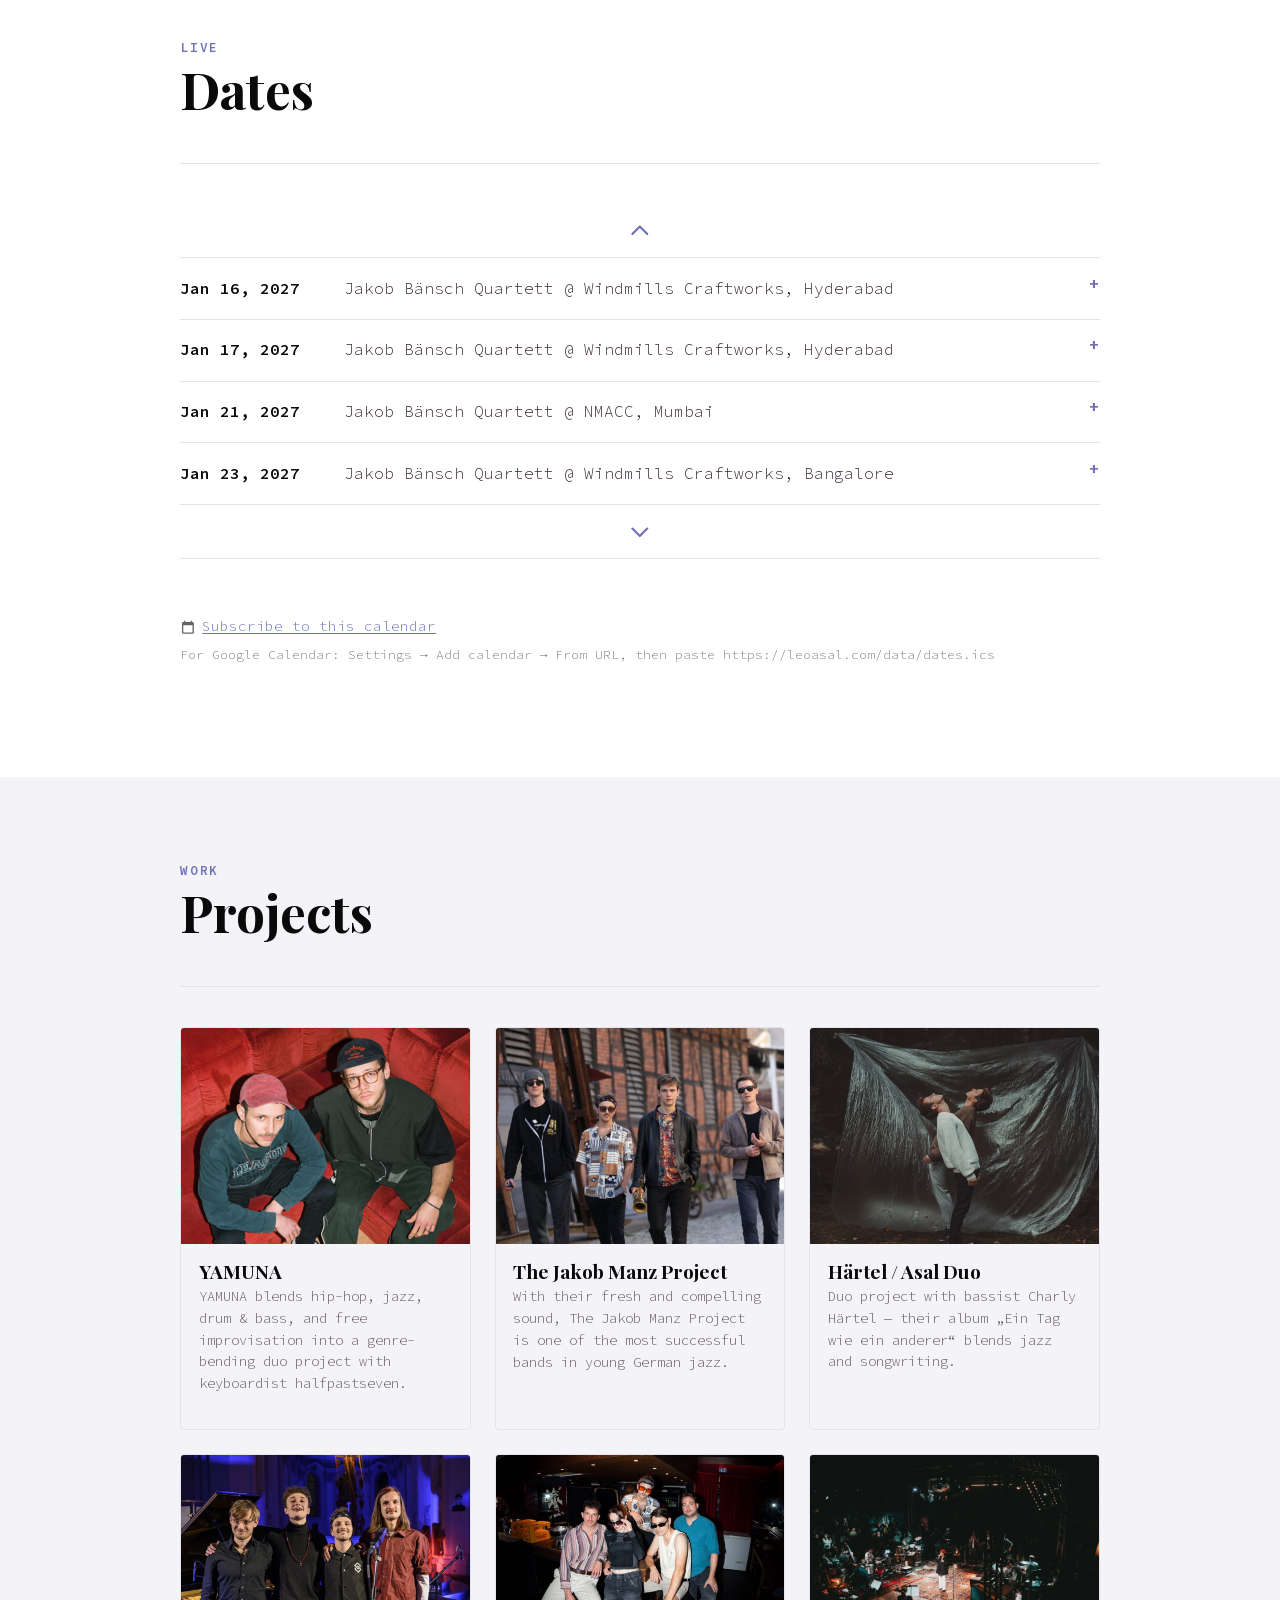
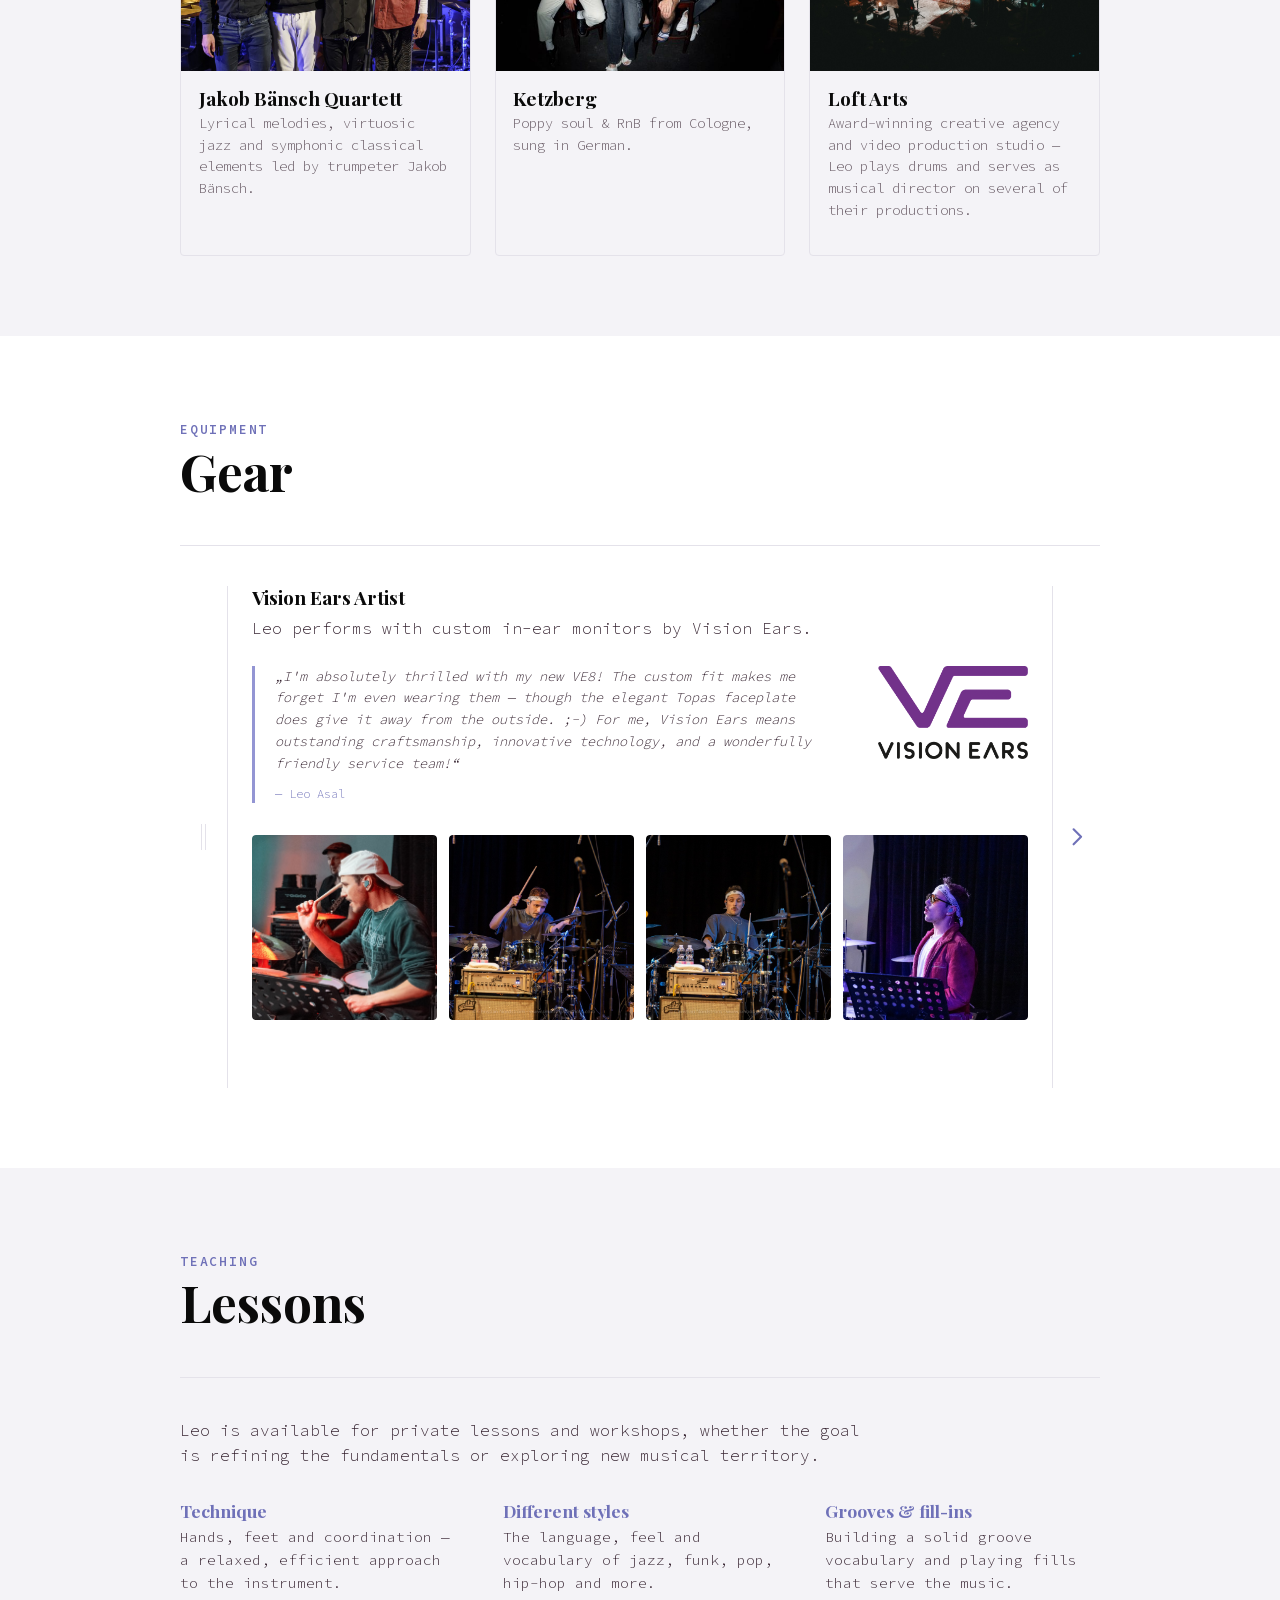
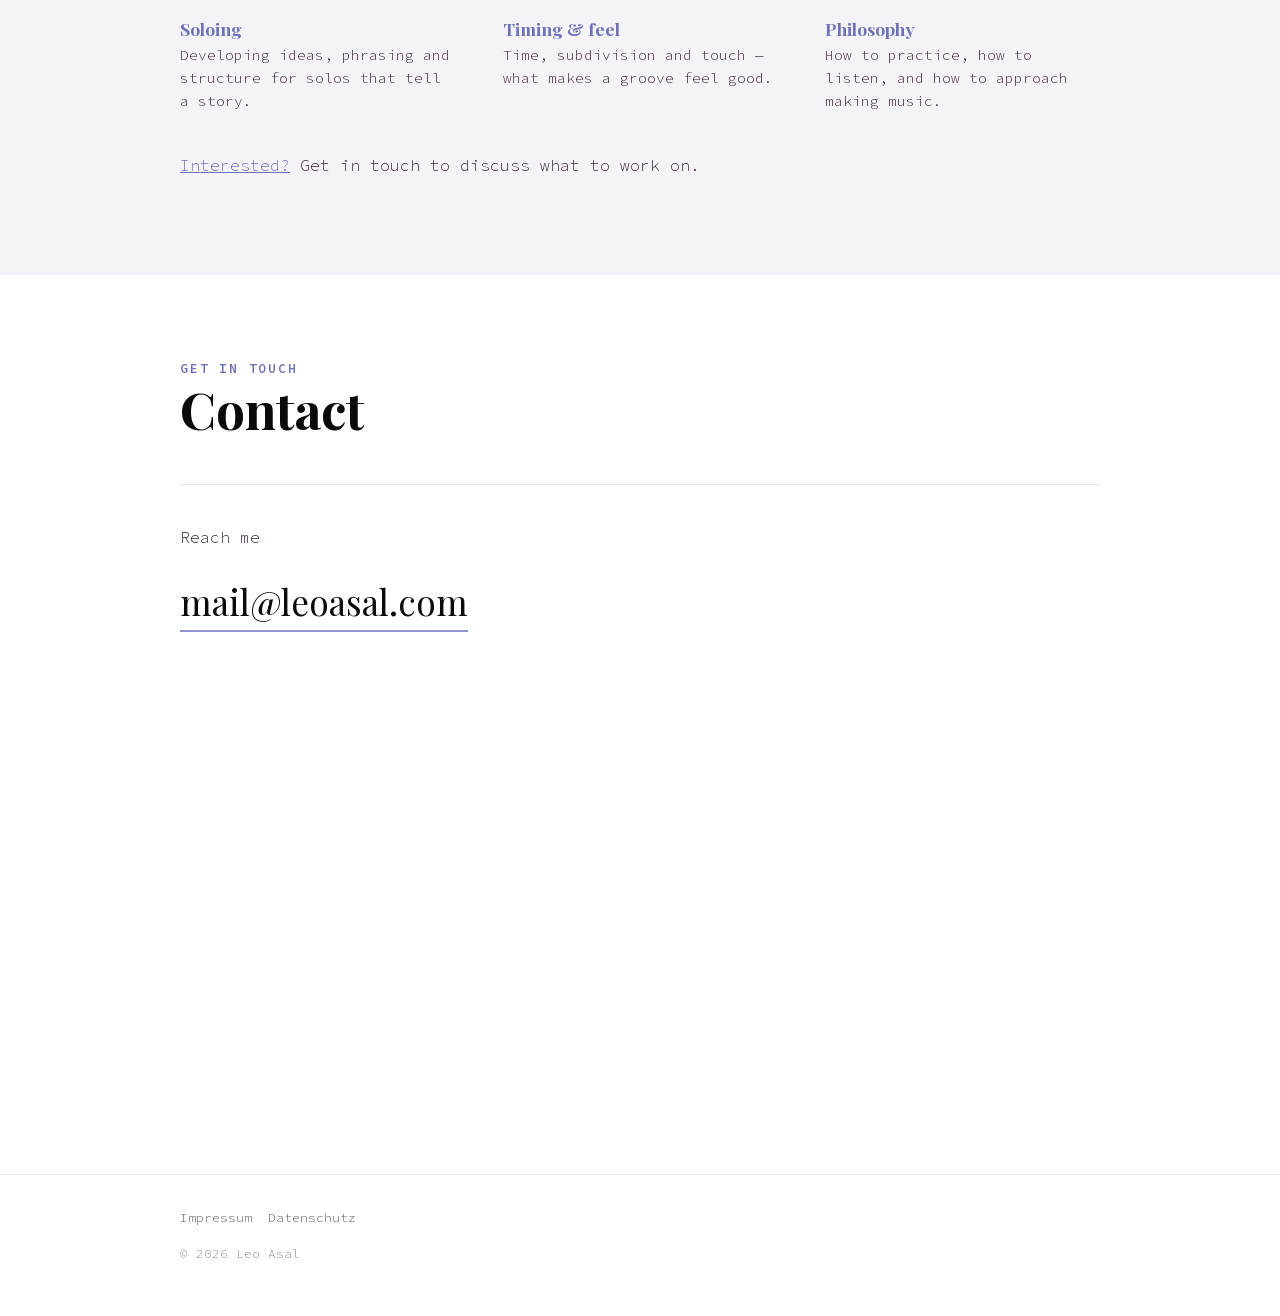
<file: bio.html>
<!doctype html>
<html lang="en">
<head>
<meta charset="utf-8">
<meta http-equiv="refresh" content="0; url=index.html#bio">
<link rel="canonical" href="index.html#bio">
<title>Leo Asal</title>
<script>location.replace('index.html#bio');</script>
</head>
<body></body>
</html>
</file>
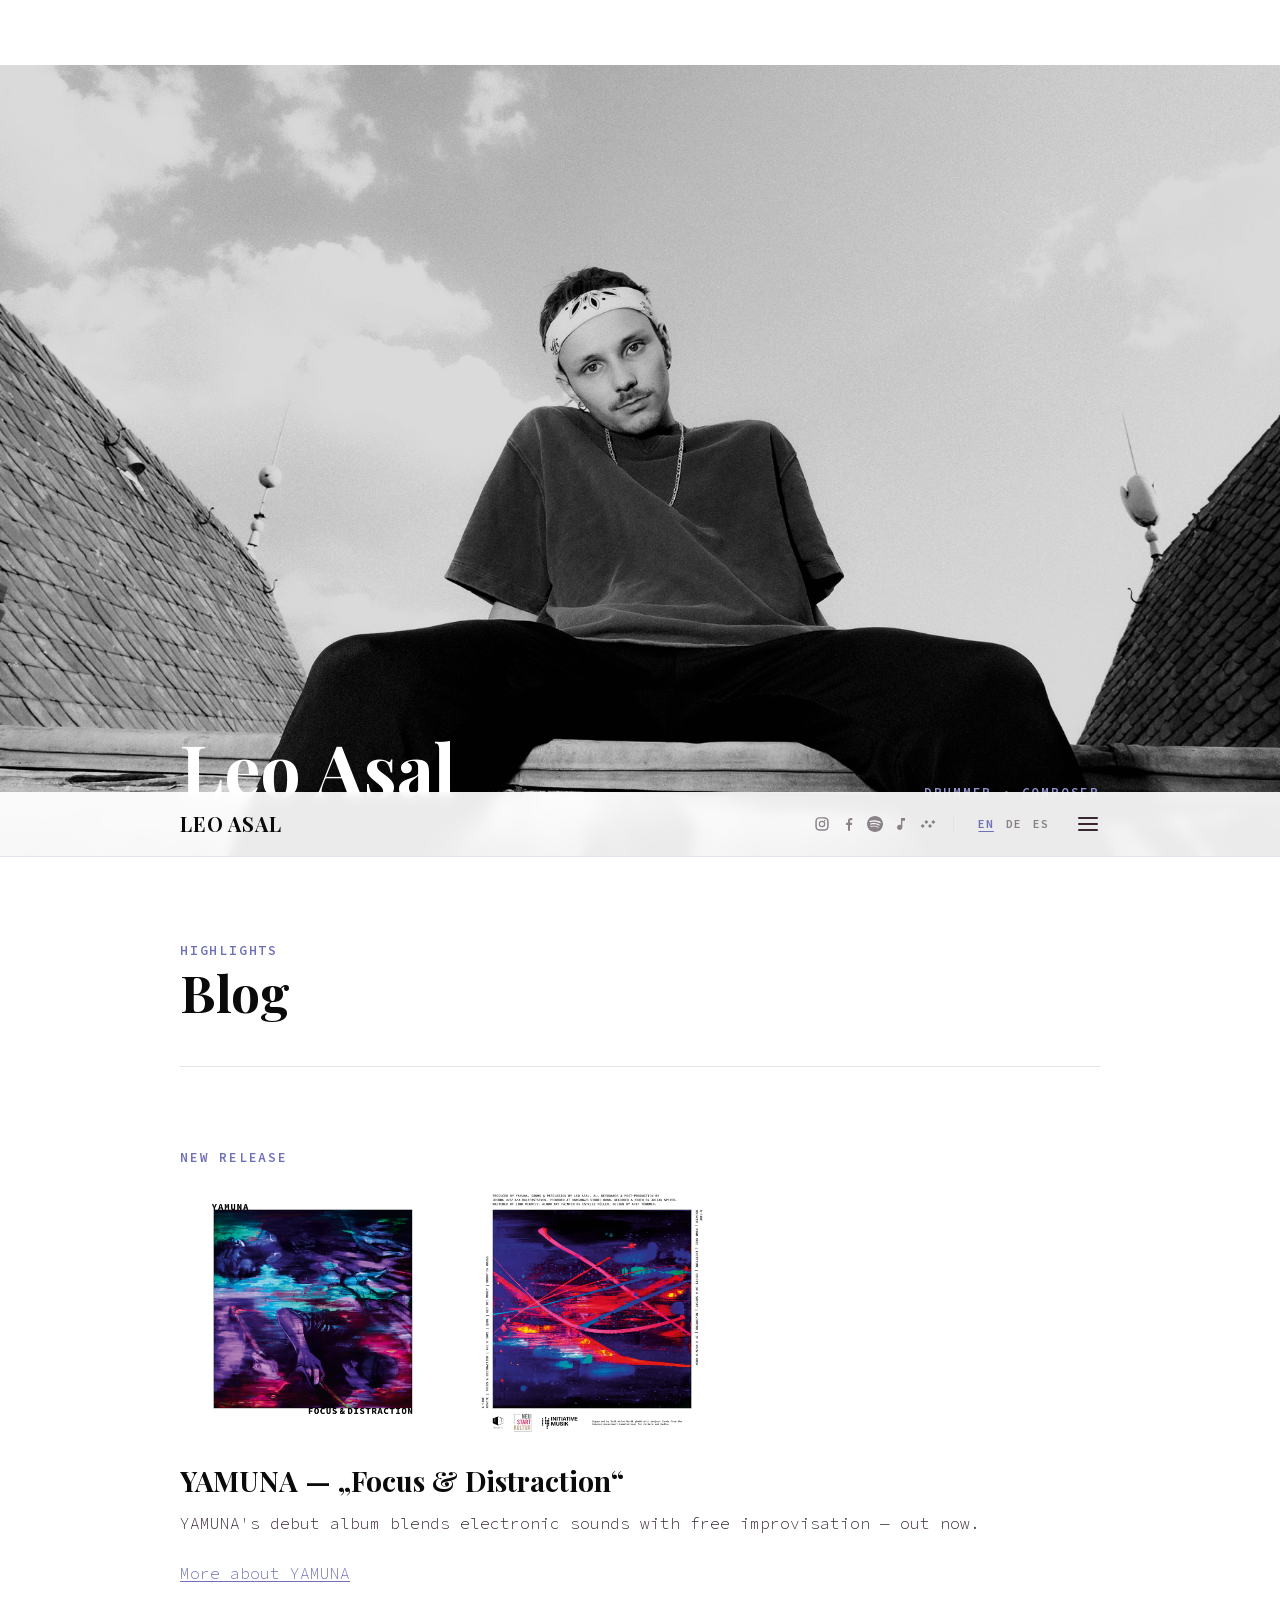
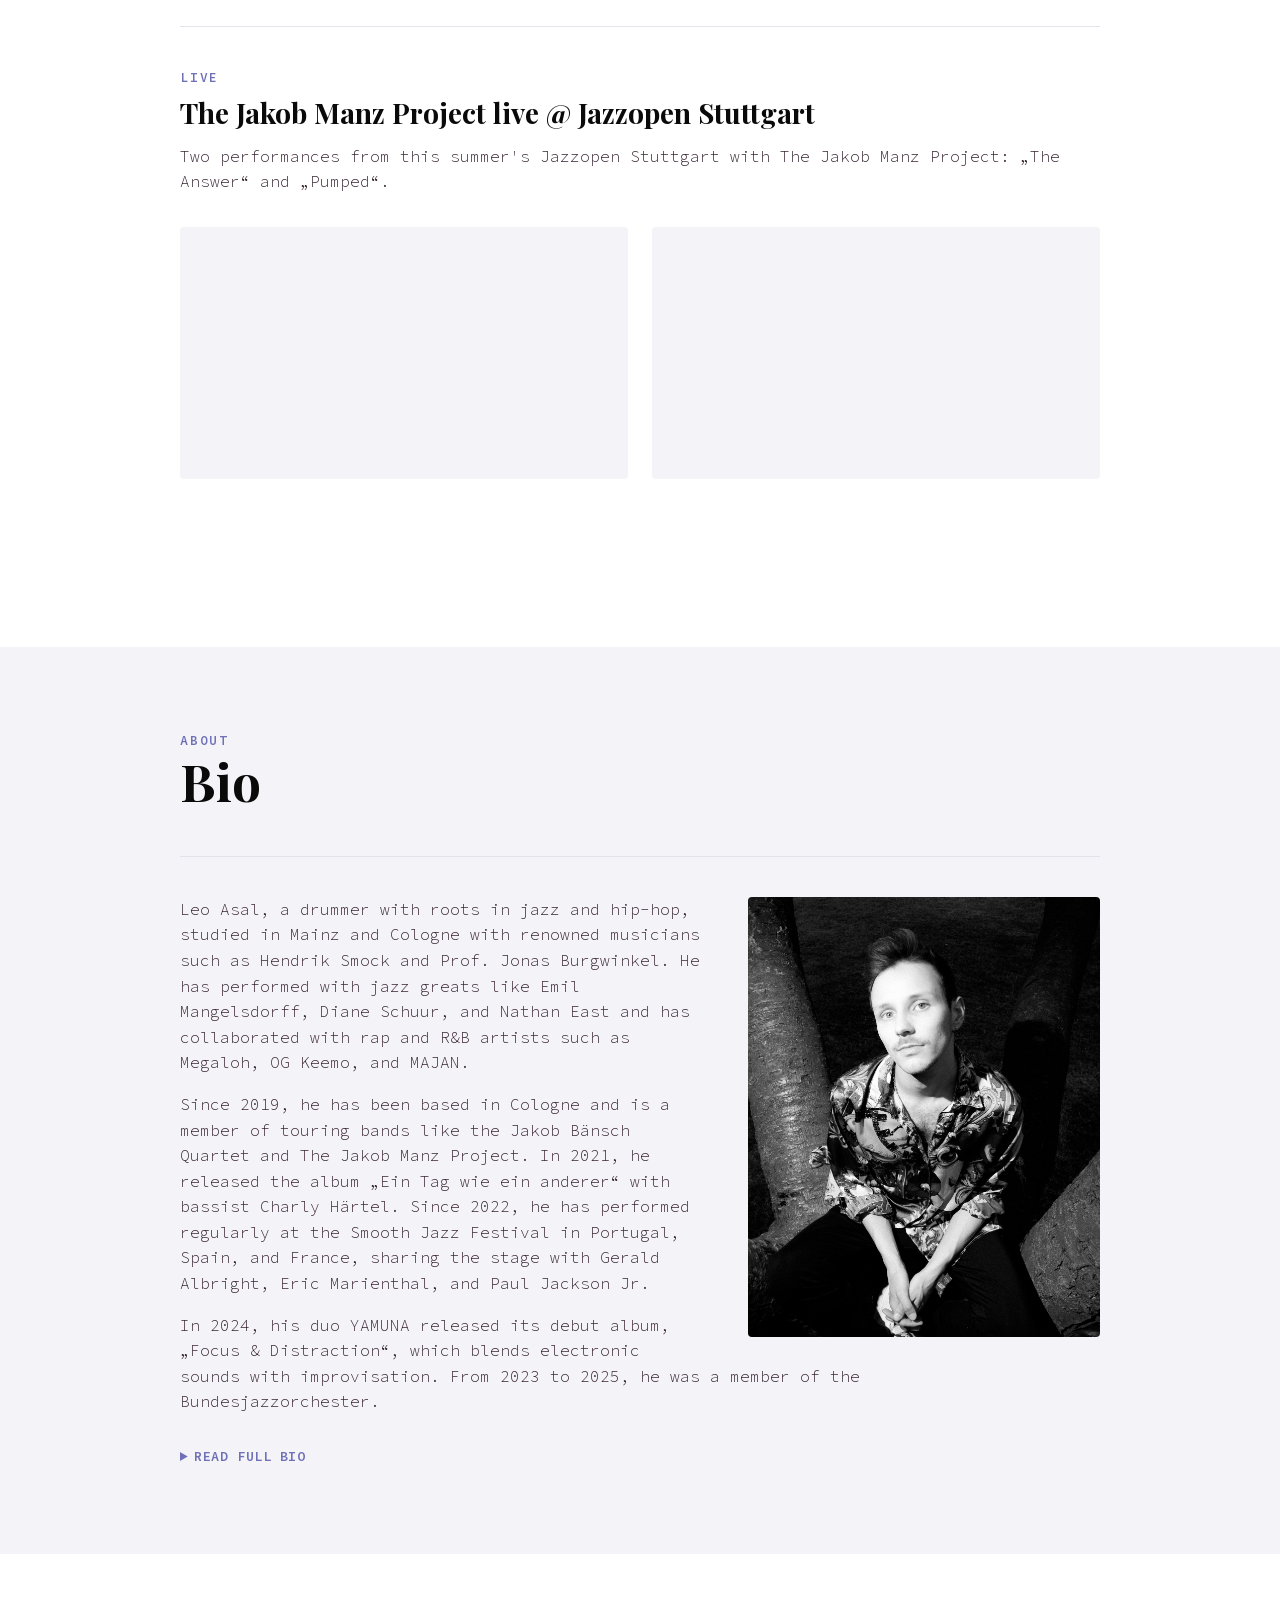
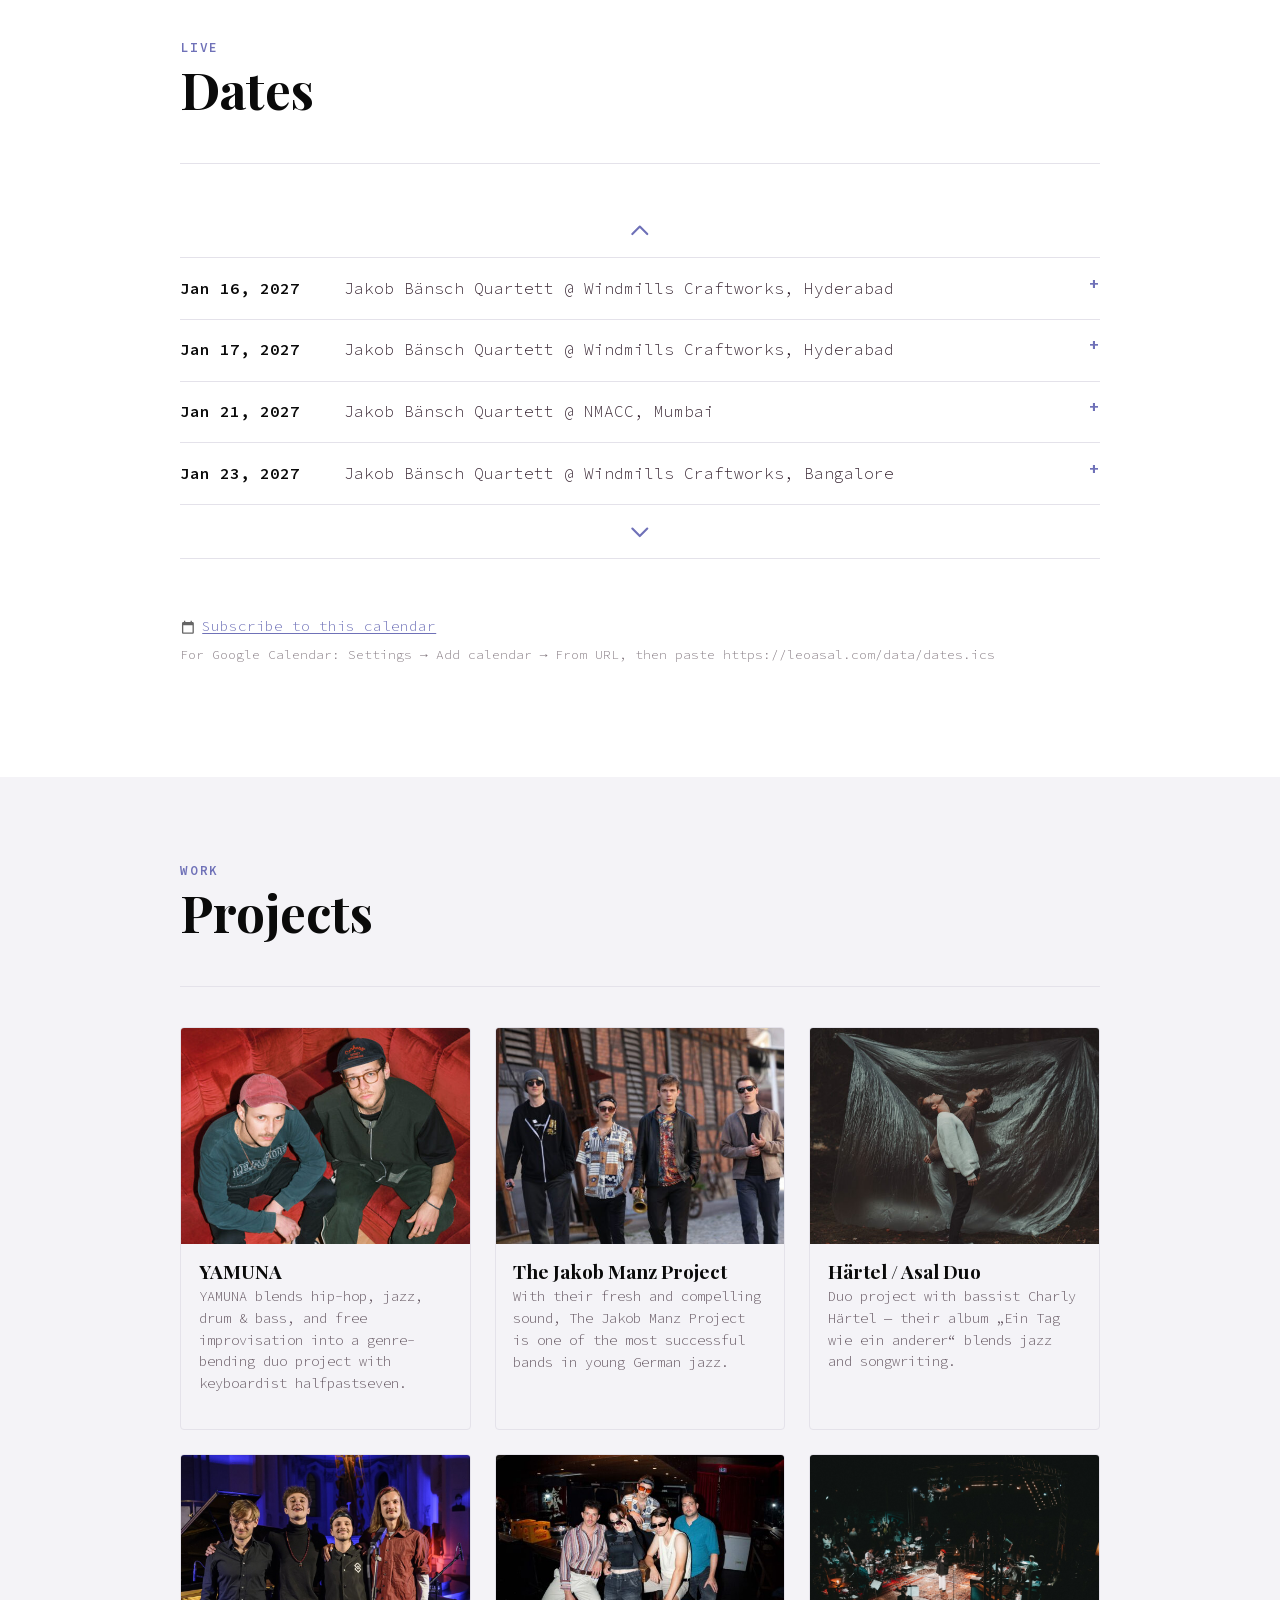
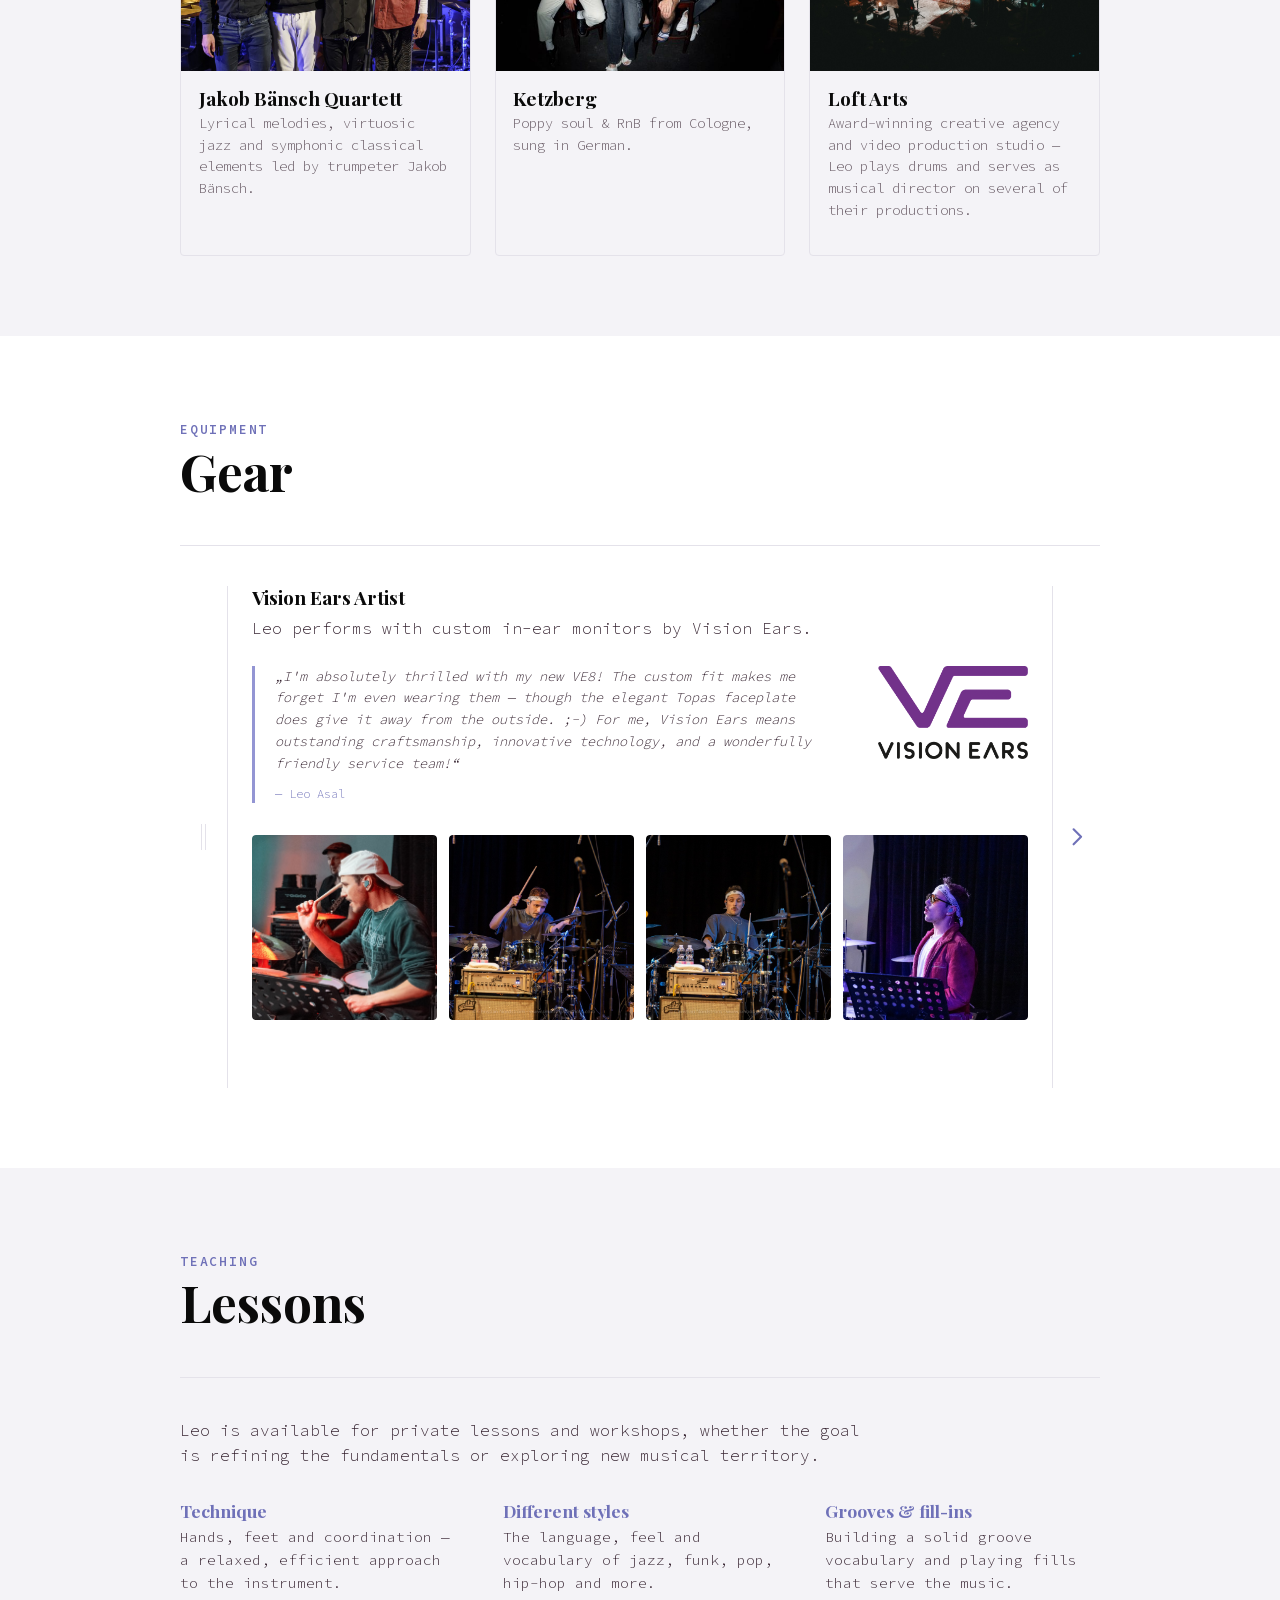
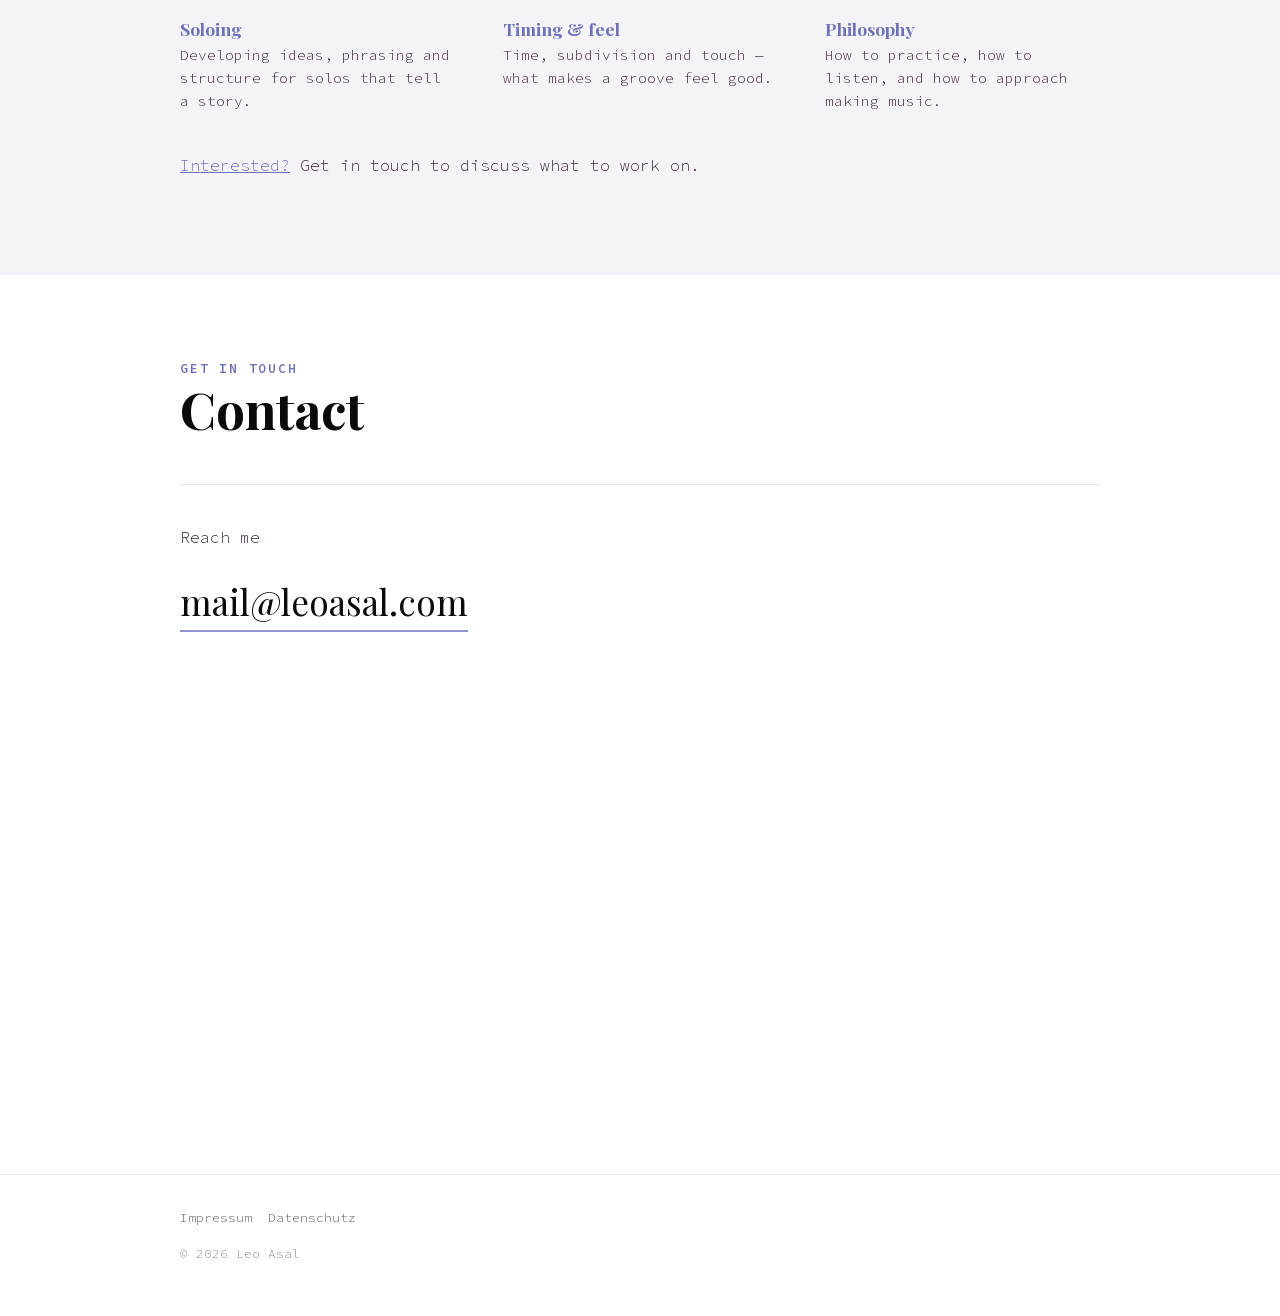
<file: blog.html>
<!doctype html>
<html lang="en">
<head>
<meta charset="utf-8">
<meta http-equiv="refresh" content="0; url=index.html#blog">
<link rel="canonical" href="index.html#blog">
<title>Leo Asal</title>
<script>location.replace('index.html#blog');</script>
</head>
<body></body>
</html>
</file>
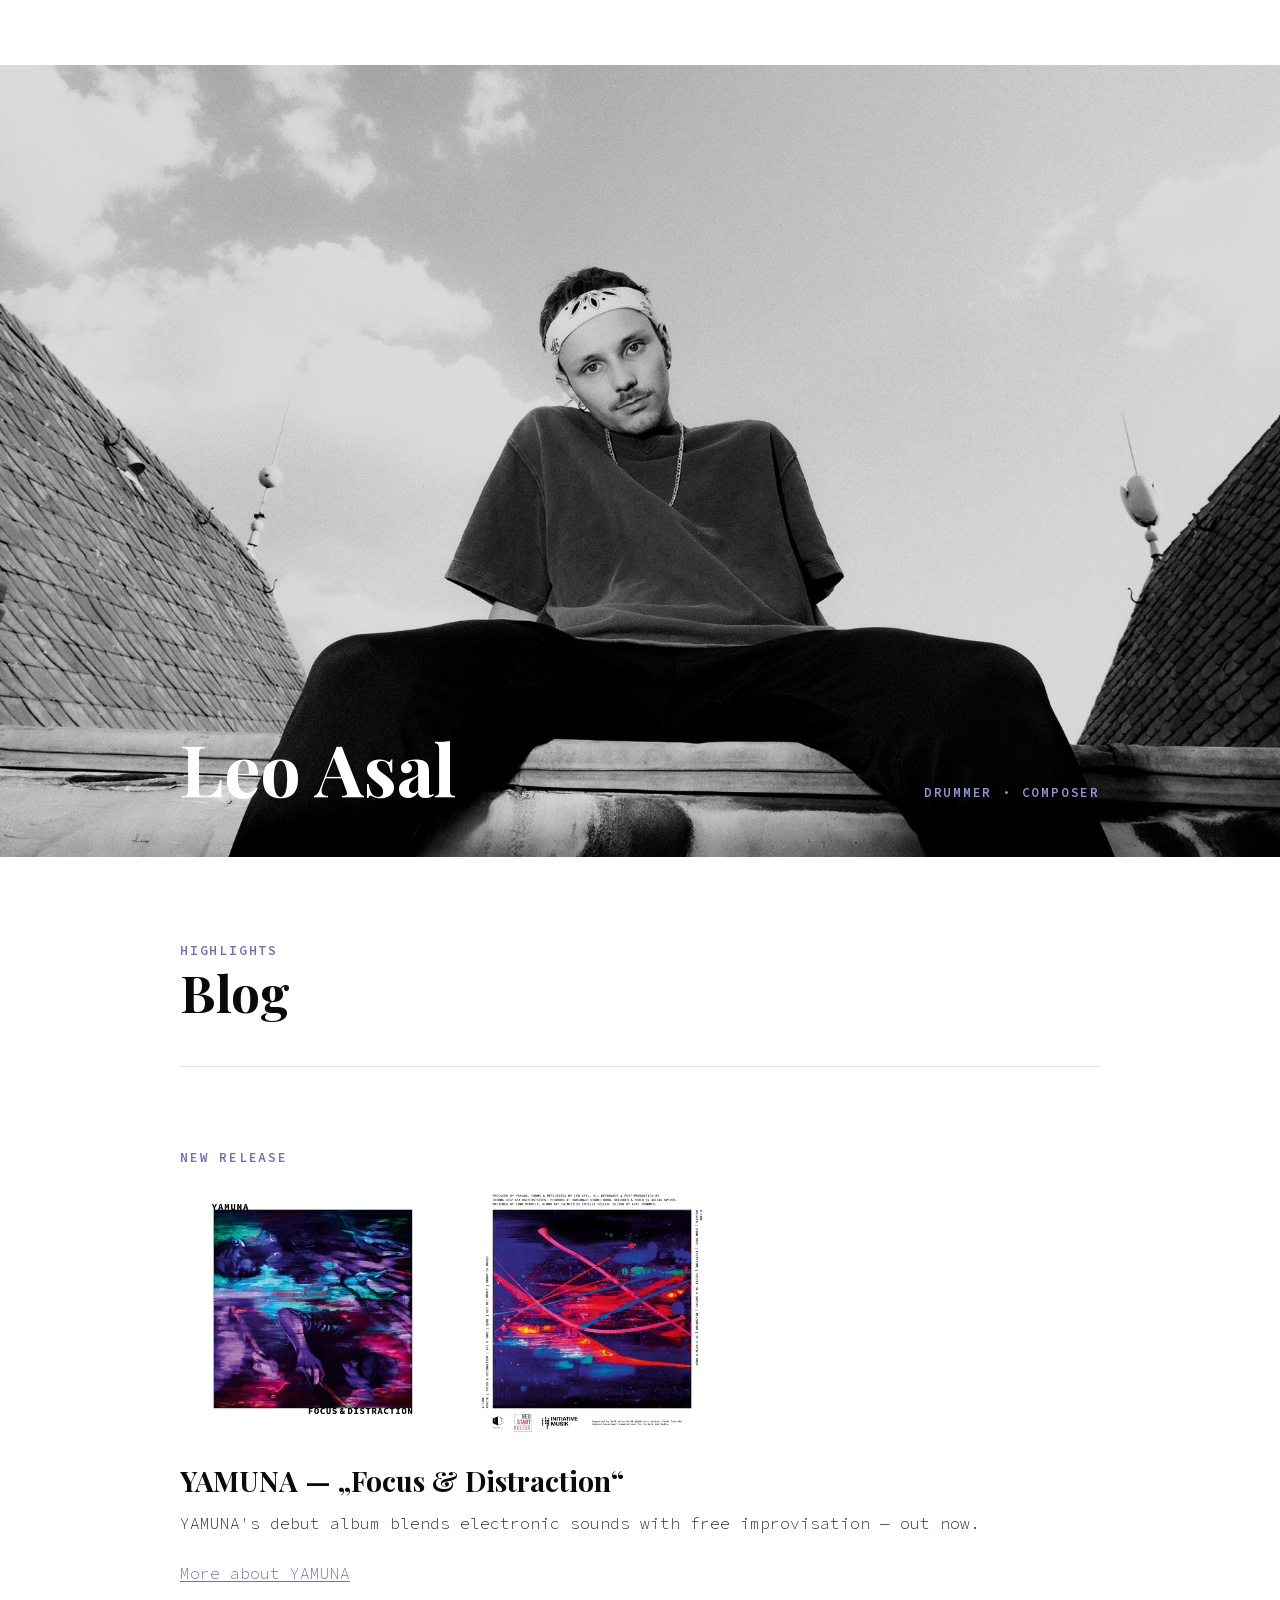
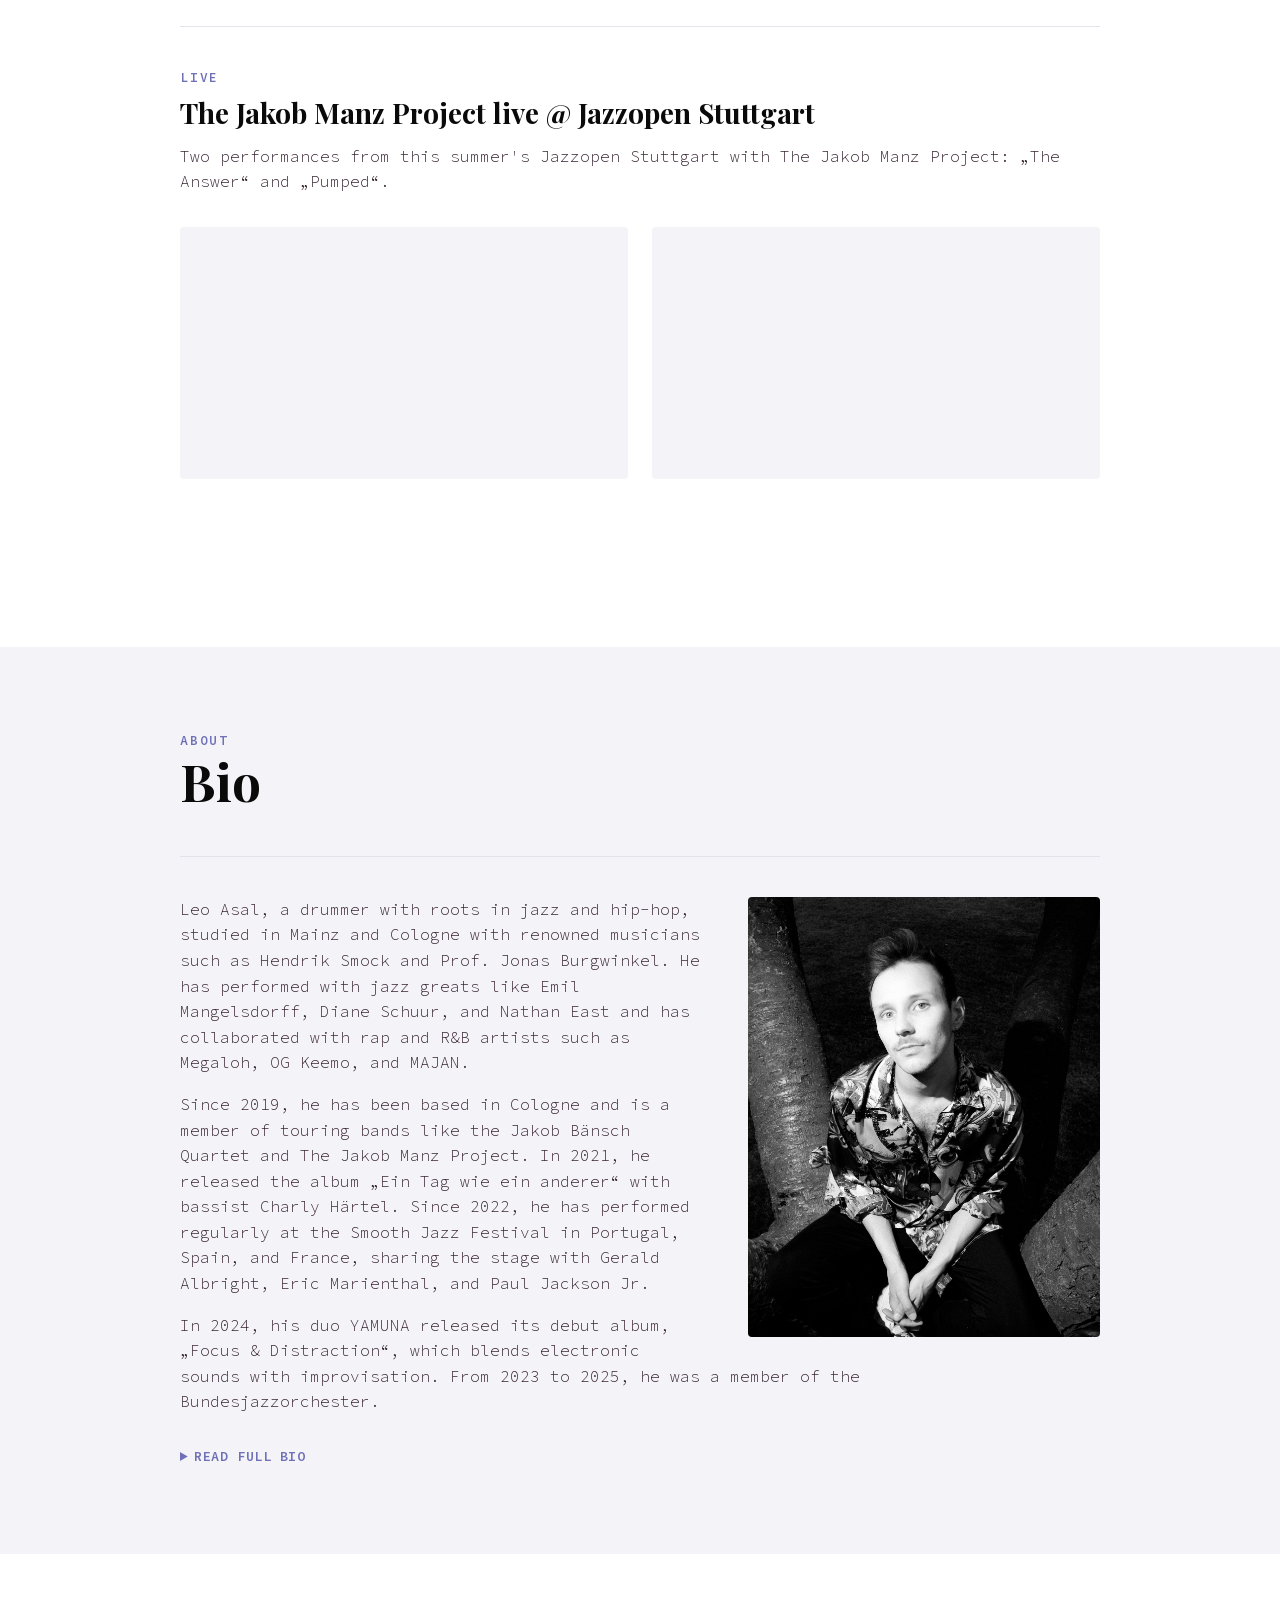
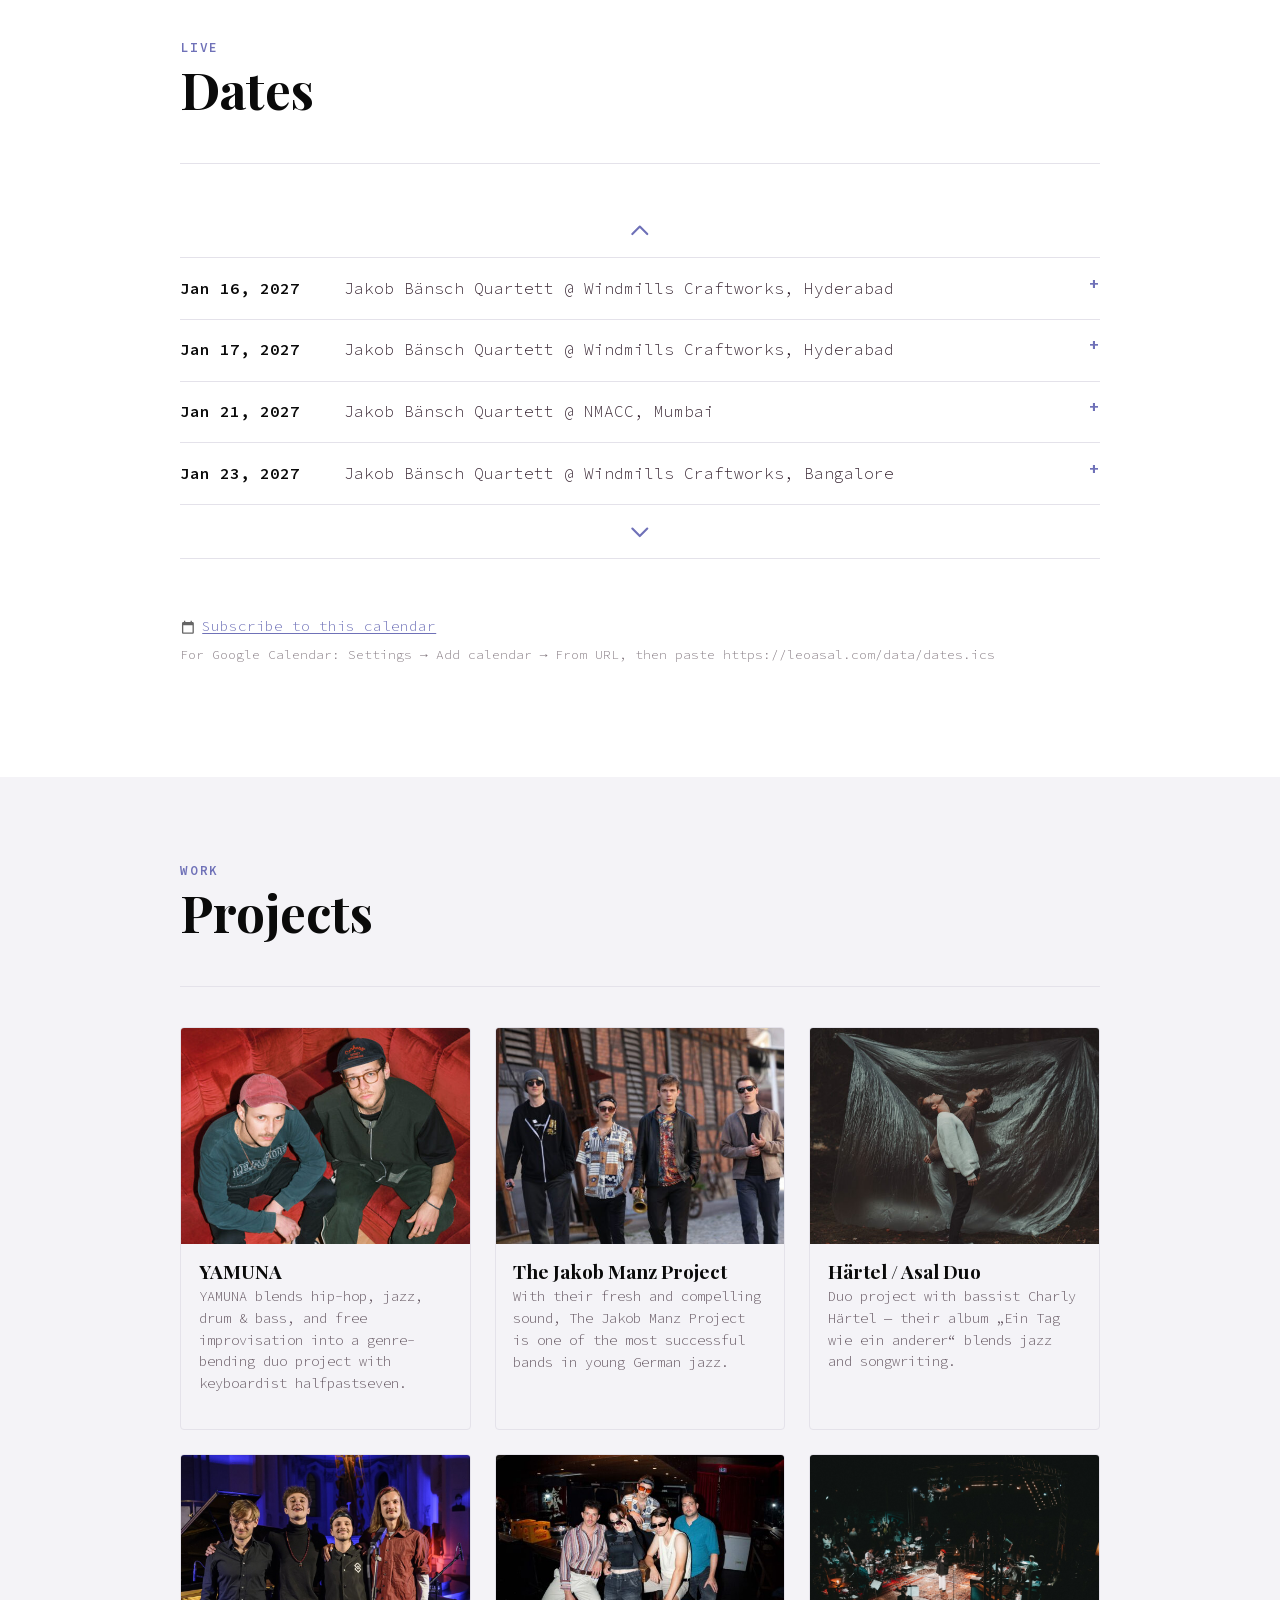
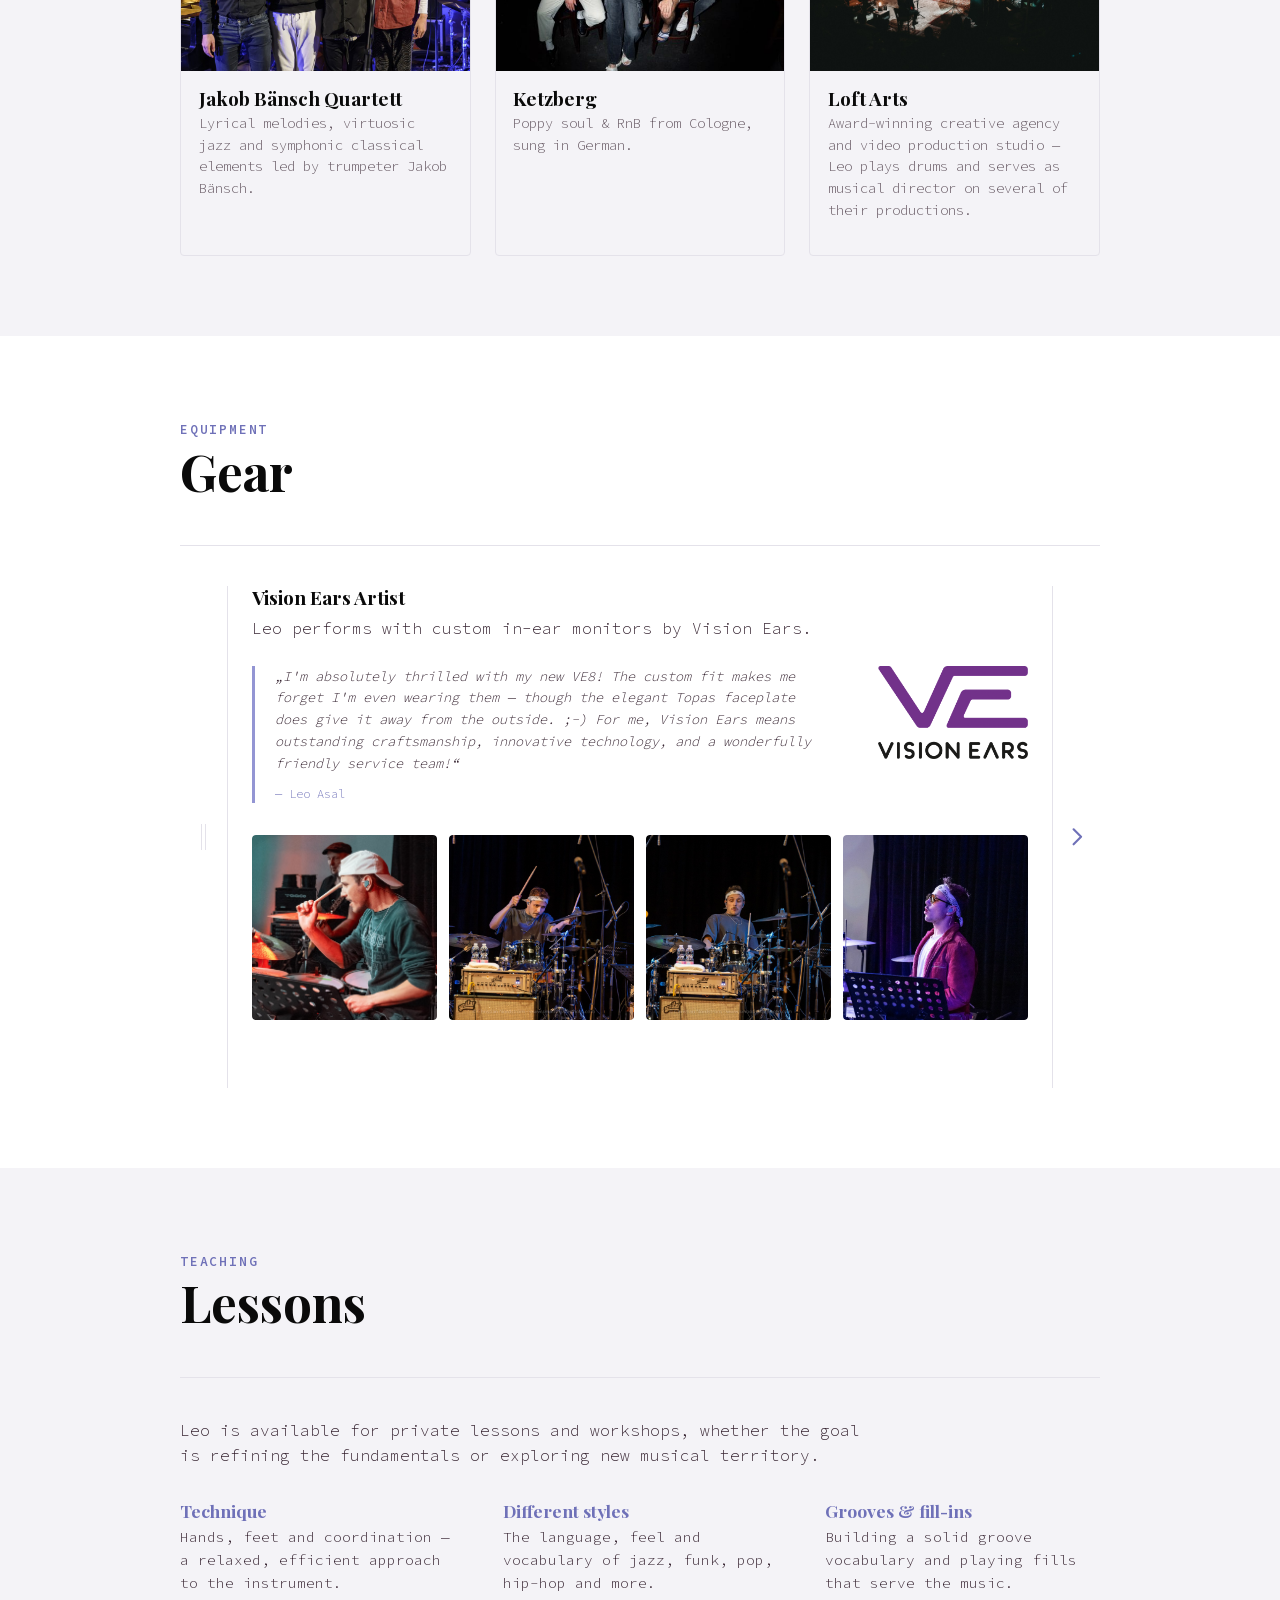
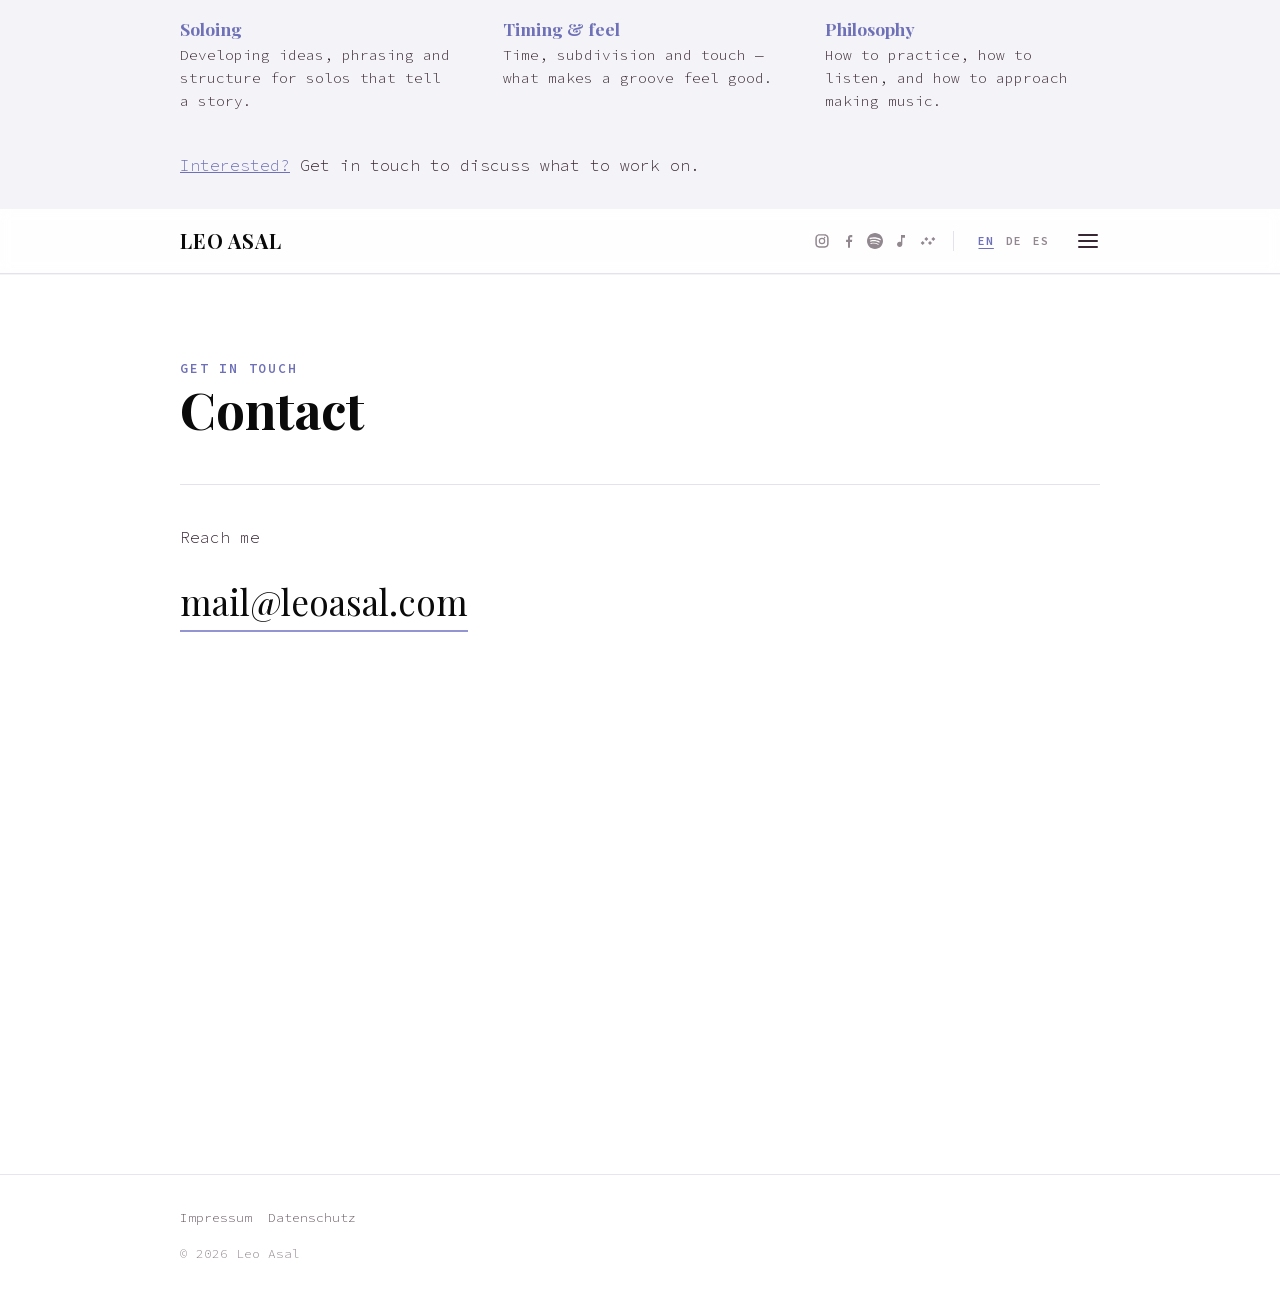
<file: contact.html>
<!doctype html>
<html lang="en">
<head>
<meta charset="utf-8">
<meta http-equiv="refresh" content="0; url=index.html#contact">
<link rel="canonical" href="index.html#contact">
<title>Leo Asal</title>
<script>location.replace('index.html#contact');</script>
</head>
<body></body>
</html>
</file>
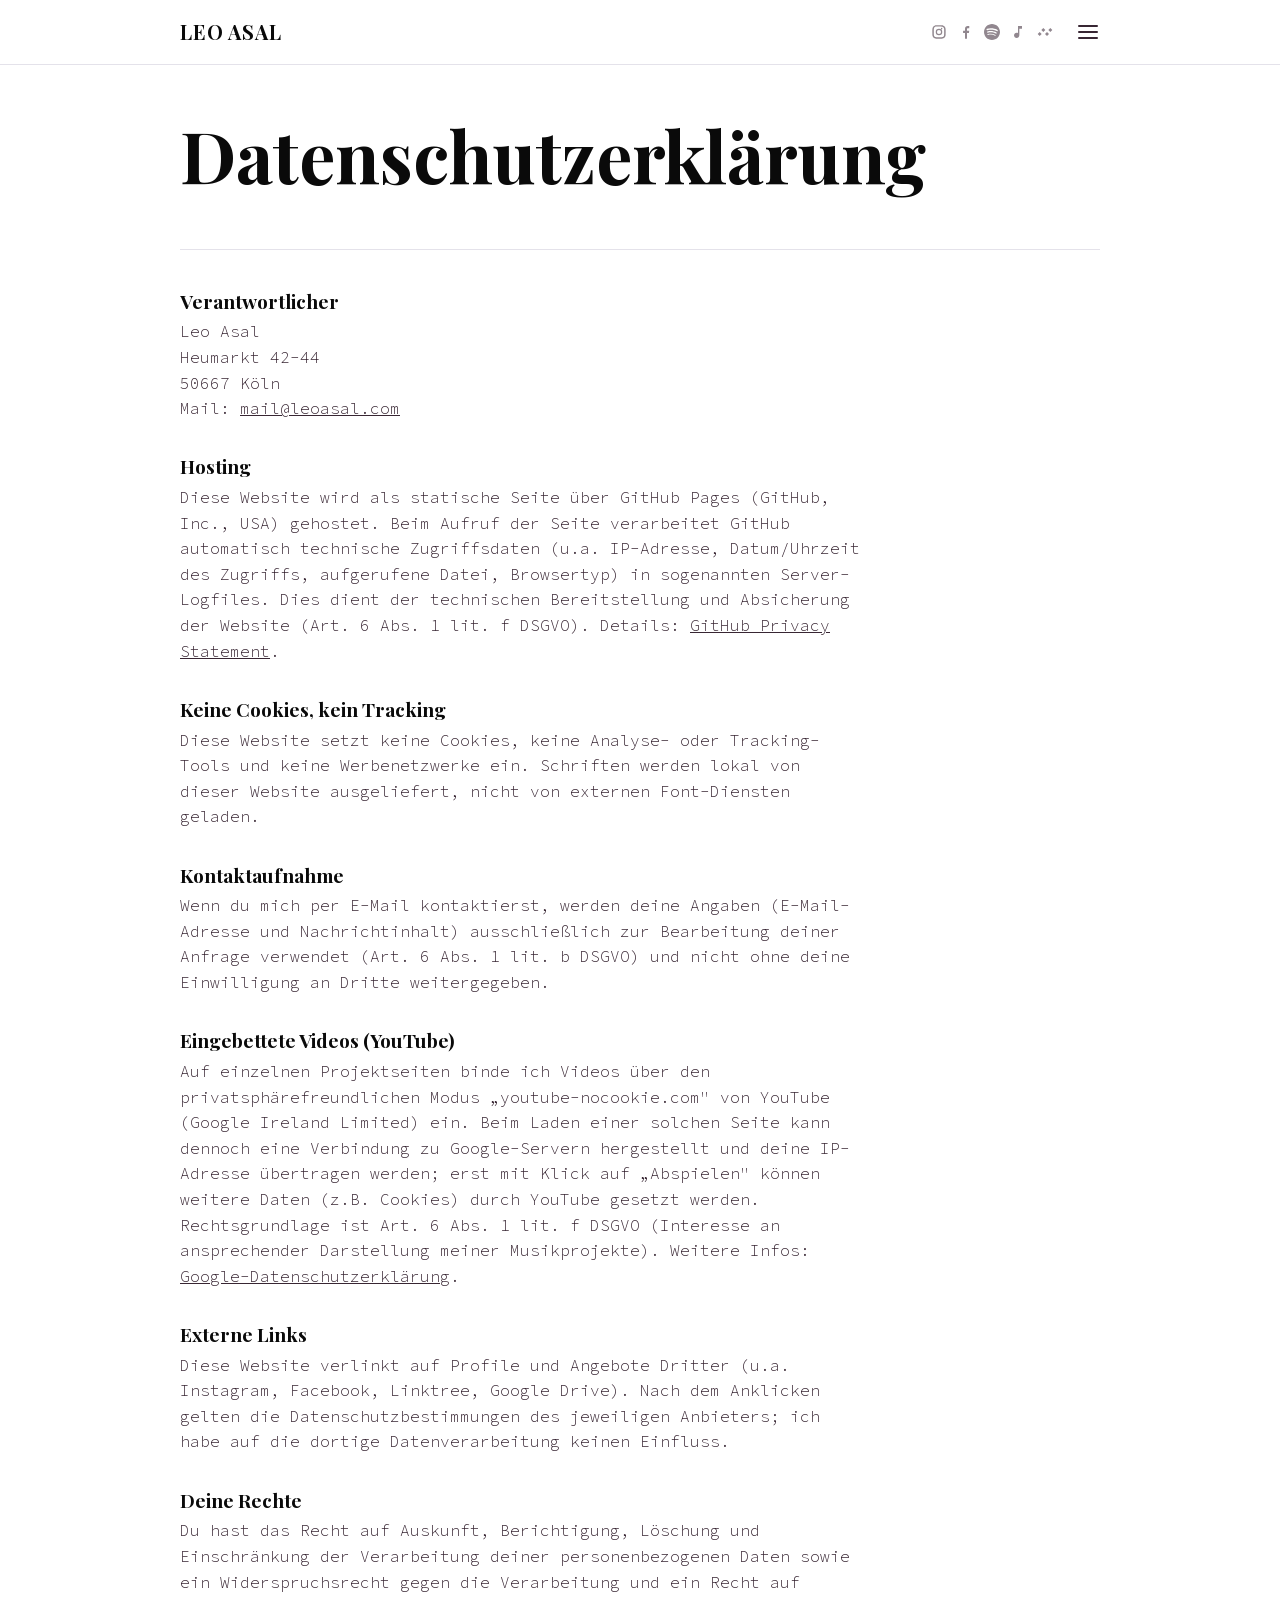
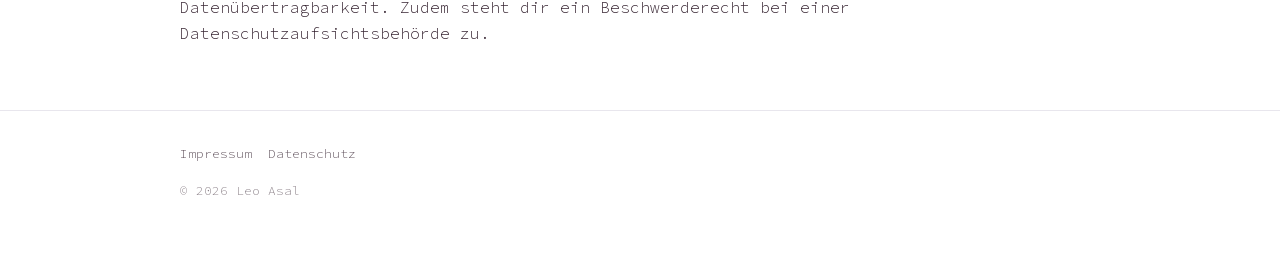
<file: datenschutz.html>
<!doctype html>
<html lang="de">
<head>
<meta charset="utf-8">
<meta name="viewport" content="width=device-width, initial-scale=1">
<title>Datenschutz – Leo Asal</title>
<link rel="stylesheet" href="assets/css/style.css">
<link rel="icon" href="assets/images/favicon.svg" type="image/svg+xml">
<link rel="icon" href="assets/images/favicon-32.png" sizes="32x32" type="image/png">
<link rel="apple-touch-icon" href="assets/images/apple-touch-icon.png">
</head>
<body>
<a class="skip-link" href="#main">Zum Inhalt springen</a>

<header class="site-header">
  <div class="container">
    <a href="index.html" class="logo">LEO ASAL</a>
    <div class="header-actions">
      <div class="site-social">
      <a href="https://instagram.com/_leoasal_" target="_blank" rel="noopener" aria-label="Instagram">
        <svg viewBox="0 0 24 24" aria-hidden="true"><path d="M12 2c2.72 0 3.06.01 4.12.06 1.06.05 1.79.22 2.43.47.66.26 1.22.6 1.77 1.15.55.55.9 1.11 1.15 1.77.25.64.42 1.37.47 2.43.05 1.06.06 1.4.06 4.12s-.01 3.06-.06 4.12c-.05 1.06-.22 1.79-.47 2.43a4.9 4.9 0 0 1-1.15 1.77 4.9 4.9 0 0 1-1.77 1.15c-.64.25-1.37.42-2.43.47-1.06.05-1.4.06-4.12.06s-3.06-.01-4.12-.06c-1.06-.05-1.79-.22-2.43-.47a4.9 4.9 0 0 1-1.77-1.15 4.9 4.9 0 0 1-1.15-1.77c-.25-.64-.42-1.37-.47-2.43C2.01 15.06 2 14.72 2 12s.01-3.06.06-4.12c.05-1.06.22-1.79.47-2.43.26-.66.6-1.22 1.15-1.77A4.9 4.9 0 0 1 5.45 2.53c.64-.25 1.37-.42 2.43-.47C8.94 2.01 9.28 2 12 2zm0 1.8c-2.67 0-2.99.01-4.04.06-.87.04-1.34.18-1.65.3-.42.16-.71.36-1.02.67-.31.31-.5.6-.67 1.02-.12.31-.26.78-.3 1.65C4.27 8.85 4.26 9.17 4.26 12s.01 3.15.06 4.2c.04.87.18 1.34.3 1.65.16.42.36.71.67 1.02.31.31.6.5 1.02.67.31.12.78.26 1.65.3 1.05.05 1.37.06 4.04.06s2.99-.01 4.04-.06c.87-.04 1.34-.18 1.65-.3.42-.16.71-.36 1.02-.67.31-.31.5-.6.67-1.02.12-.31.26-.78.3-1.65.05-1.05.06-1.37.06-4.2s-.01-3.15-.06-4.2c-.04-.87-.18-1.34-.3-1.65a2.7 2.7 0 0 0-.67-1.02 2.7 2.7 0 0 0-1.02-.67c-.31-.12-.78-.26-1.65-.3C14.99 3.81 14.67 3.8 12 3.8zm0 3.32a4.88 4.88 0 1 1 0 9.76 4.88 4.88 0 0 1 0-9.76zm0 1.8a3.08 3.08 0 1 0 0 6.16 3.08 3.08 0 0 0 0-6.16zm5.08-1.99a1.14 1.14 0 1 1-2.28 0 1.14 1.14 0 0 1 2.28 0z"/></svg>
      </a>
      <a href="https://www.facebook.com/leoasalmusic/" target="_blank" rel="noopener" aria-label="Facebook">
        <svg viewBox="0 0 24 24" aria-hidden="true"><path d="M13.5 22v-8.6h2.9l.4-3.4h-3.3V7.8c0-1 .3-1.6 1.7-1.6h1.7V3.1C16.6 3 15.6 3 14.5 3c-2.4 0-4 1.5-4 4.1v2.9H7.6v3.4h2.9V22h3z"/></svg>
      </a>
      <a href="https://open.spotify.com/intl-de/artist/1tU93tGWZVBl7VZp2hpwt6" target="_blank" rel="noopener" aria-label="Spotify">
        <svg viewBox="0 0 24 24" aria-hidden="true"><path d="M12 0C5.4 0 0 5.4 0 12s5.4 12 12 12 12-5.4 12-12S18.66 0 12 0zm5.521 17.34c-.24.359-.66.48-1.021.24-2.82-1.74-6.36-2.101-10.561-1.141-.418.122-.779-.179-.899-.539-.12-.421.18-.78.54-.9 4.56-1.021 8.52-.6 11.64 1.32.42.18.48.659.301 1.02zm1.44-3.3c-.301.42-.841.6-1.262.3-3.239-1.98-8.159-2.58-11.939-1.38-.479.12-1.02-.12-1.14-.6-.12-.48.12-1.021.6-1.141C9.6 9.9 15 10.561 18.72 12.84c.361.181.54.78.241 1.2zm.12-3.36C15.24 8.4 8.82 8.16 5.16 9.301c-.6.179-1.2-.181-1.38-.721-.18-.601.18-1.2.72-1.381 4.26-1.26 11.28-1.02 15.721 1.621.539.3.719 1.02.42 1.56-.299.421-1.02.599-1.559.3z"/></svg>
      </a>
      <a href="https://music.apple.com/de/artist/leo-asal/1523986709" target="_blank" rel="noopener" aria-label="Apple Music">
        <svg viewBox="0 0 24 24" aria-hidden="true"><path d="M12 3v10.55c-.59-.34-1.27-.55-2-.55-2.21 0-4 1.79-4 4s1.79 4 4 4 4-1.79 4-4V7h4V3h-6z"/></svg>
      </a>
      <a href="https://tidal.com/artist/20479911/u" target="_blank" rel="noopener" aria-label="Tidal">
        <svg viewBox="0 0 24 24" aria-hidden="true"><path d="M4 12L7 15L4 18L1 15Z M9.5 6L12.5 9L9.5 12L6.5 9Z M15 12L18 15L15 18L12 15Z M20 6L23 9L20 12L17 9Z"/></svg>
      </a>
      </div>
      <button type="button" class="menu-toggle" aria-expanded="false" aria-controls="menu-panel" aria-label="Menü">
        <span class="menu-toggle-bars" aria-hidden="true"><span></span><span></span><span></span></span>
      </button>
    </div>
  </div>
  <nav class="menu-panel" id="menu-panel" aria-label="Hauptnavigation">
      <ul>
        <li><a href="index.html#home">Home</a></li>
        <li><a href="index.html#blog">Blog</a></li>
        <li><a href="index.html#bio">Bio</a></li>
        <li><a href="index.html#dates">Dates</a></li>
        <li><a href="index.html#projects">Projects</a></li>
        <li><a href="index.html#gear">Gear</a></li>
        <li><a href="index.html#lessons">Unterricht</a></li>
        <li><a href="index.html#contact">Contact</a></li>
      </ul>
    </nav>
</header>


<main id="main">
  <div class="container">
    <div class="page-header">
      <h1>Datenschutzerklärung</h1>
    </div>

    <div class="legal-content">
      <h2>Verantwortlicher</h2>
      <p>Leo Asal<br>
      Heumarkt 42-44<br>
      50667 Köln<br>
      Mail: <a href="mailto:mail@leoasal.com">mail@leoasal.com</a></p>

      <h2>Hosting</h2>
      <p>Diese Website wird als statische Seite über GitHub Pages (GitHub, Inc., USA) gehostet. Beim Aufruf der Seite verarbeitet GitHub automatisch technische Zugriffsdaten (u.a. IP-Adresse, Datum/Uhrzeit des Zugriffs, aufgerufene Datei, Browsertyp) in sogenannten Server-Logfiles. Dies dient der technischen Bereitstellung und Absicherung der Website (Art. 6 Abs. 1 lit. f DSGVO). Details: <a href="https://docs.github.com/en/site-policy/privacy-policies/github-general-privacy-statement" target="_blank" rel="noopener">GitHub Privacy Statement</a>.</p>

      <h2>Keine Cookies, kein Tracking</h2>
      <p>Diese Website setzt keine Cookies, keine Analyse- oder Tracking-Tools und keine Werbenetzwerke ein. Schriften werden lokal von dieser Website ausgeliefert, nicht von externen Font-Diensten geladen.</p>

      <h2>Kontaktaufnahme</h2>
      <p>Wenn du mich per E-Mail kontaktierst, werden deine Angaben (E-Mail-Adresse und Nachrichtinhalt) ausschließlich zur Bearbeitung deiner Anfrage verwendet (Art. 6 Abs. 1 lit. b DSGVO) und nicht ohne deine Einwilligung an Dritte weitergegeben.</p>

      <h2>Eingebettete Videos (YouTube)</h2>
      <p>Auf einzelnen Projektseiten binde ich Videos über den privatsphärefreundlichen Modus „youtube-nocookie.com" von YouTube (Google Ireland Limited) ein. Beim Laden einer solchen Seite kann dennoch eine Verbindung zu Google-Servern hergestellt und deine IP-Adresse übertragen werden; erst mit Klick auf „Abspielen" können weitere Daten (z.B. Cookies) durch YouTube gesetzt werden. Rechtsgrundlage ist Art. 6 Abs. 1 lit. f DSGVO (Interesse an ansprechender Darstellung meiner Musikprojekte). Weitere Infos: <a href="https://policies.google.com/privacy" target="_blank" rel="noopener">Google-Datenschutzerklärung</a>.</p>

      <h2>Externe Links</h2>
      <p>Diese Website verlinkt auf Profile und Angebote Dritter (u.a. Instagram, Facebook, Linktree, Google Drive). Nach dem Anklicken gelten die Datenschutzbestimmungen des jeweiligen Anbieters; ich habe auf die dortige Datenverarbeitung keinen Einfluss.</p>

      <h2>Deine Rechte</h2>
      <p>Du hast das Recht auf Auskunft, Berichtigung, Löschung und Einschränkung der Verarbeitung deiner personenbezogenen Daten sowie ein Widerspruchsrecht gegen die Verarbeitung und ein Recht auf Datenübertragbarkeit. Zudem steht dir ein Beschwerderecht bei einer Datenschutzaufsichtsbehörde zu.</p>
    </div>
  </div>
</main>

<footer class="site-footer">
  <div class="container">
    <a href="impressum.html">Impressum</a>
    <a href="datenschutz.html" aria-current="page">Datenschutz</a>
    <p class="copyright">© 2026 Leo Asal</p>
  </div>
</footer>

<script src="assets/js/menu.js"></script>
<script src="assets/js/anchor-scroll.js"></script>
</body>
</html>
</file>
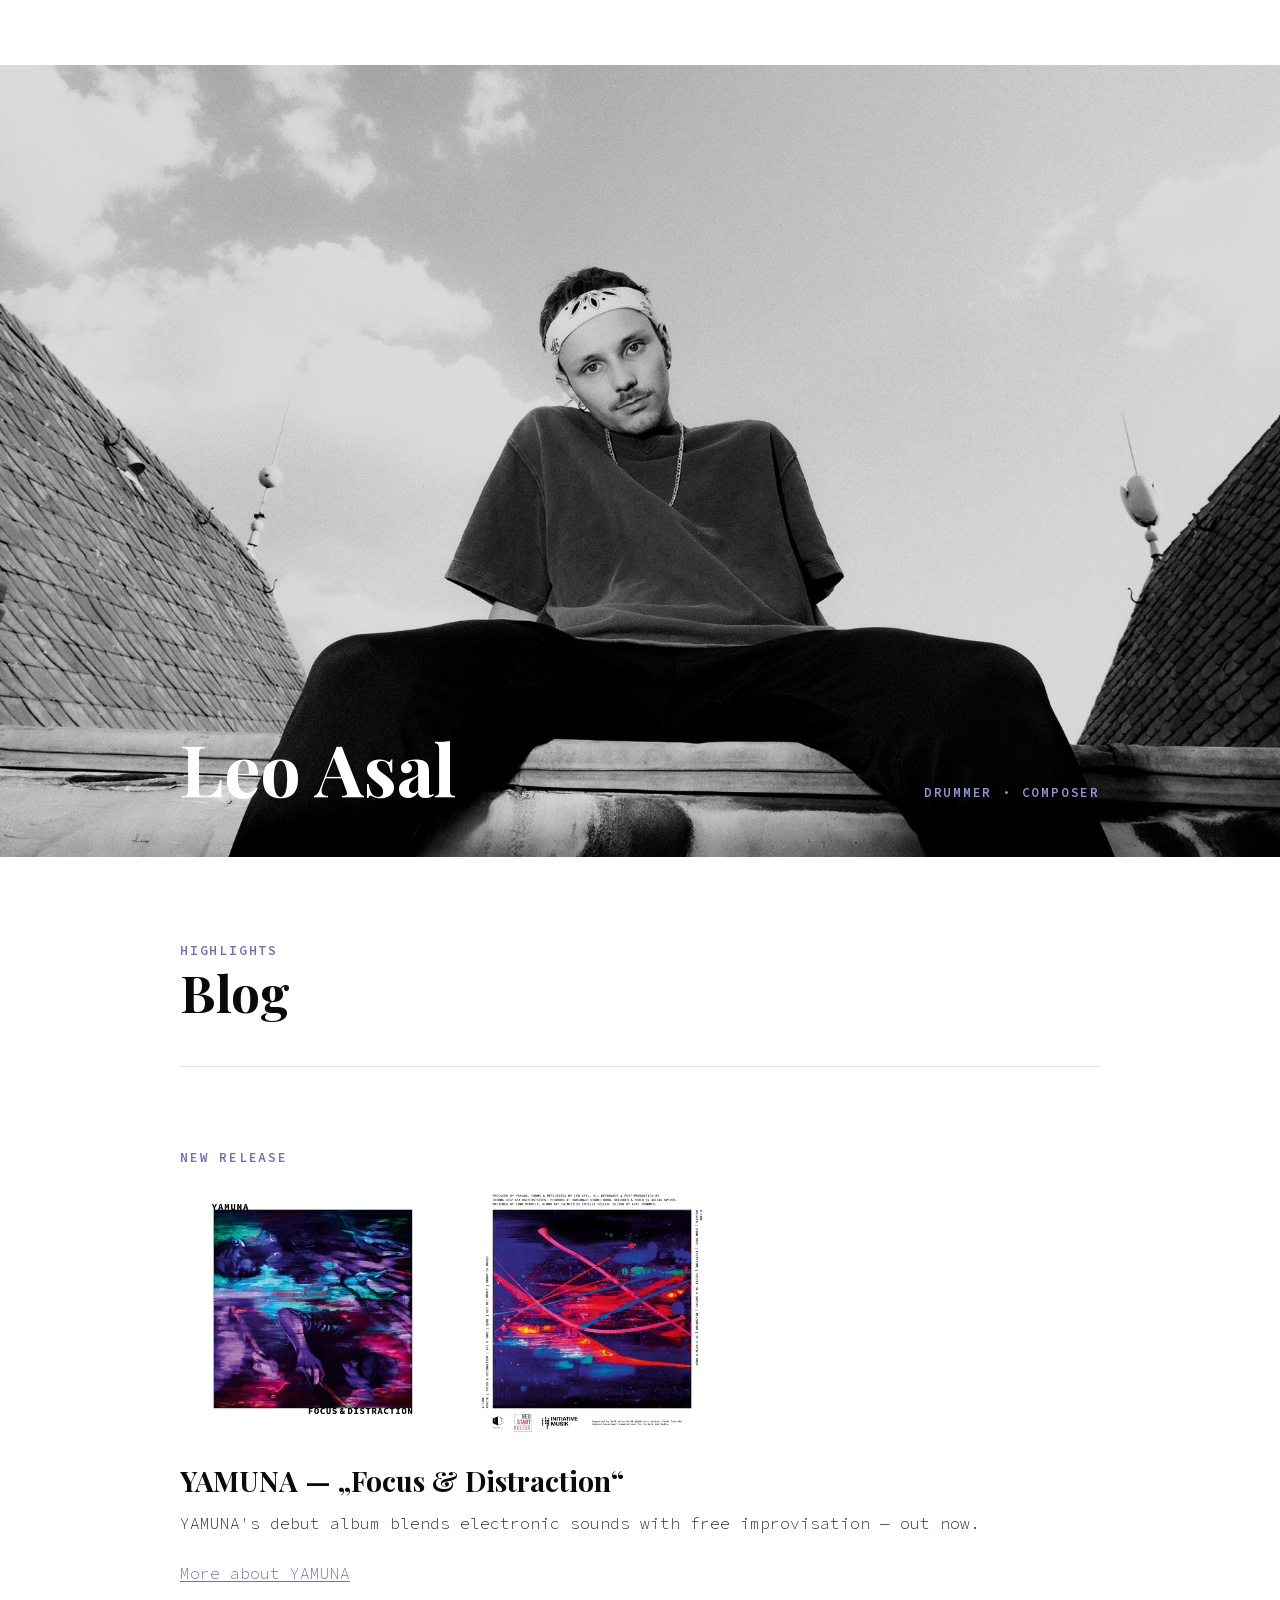
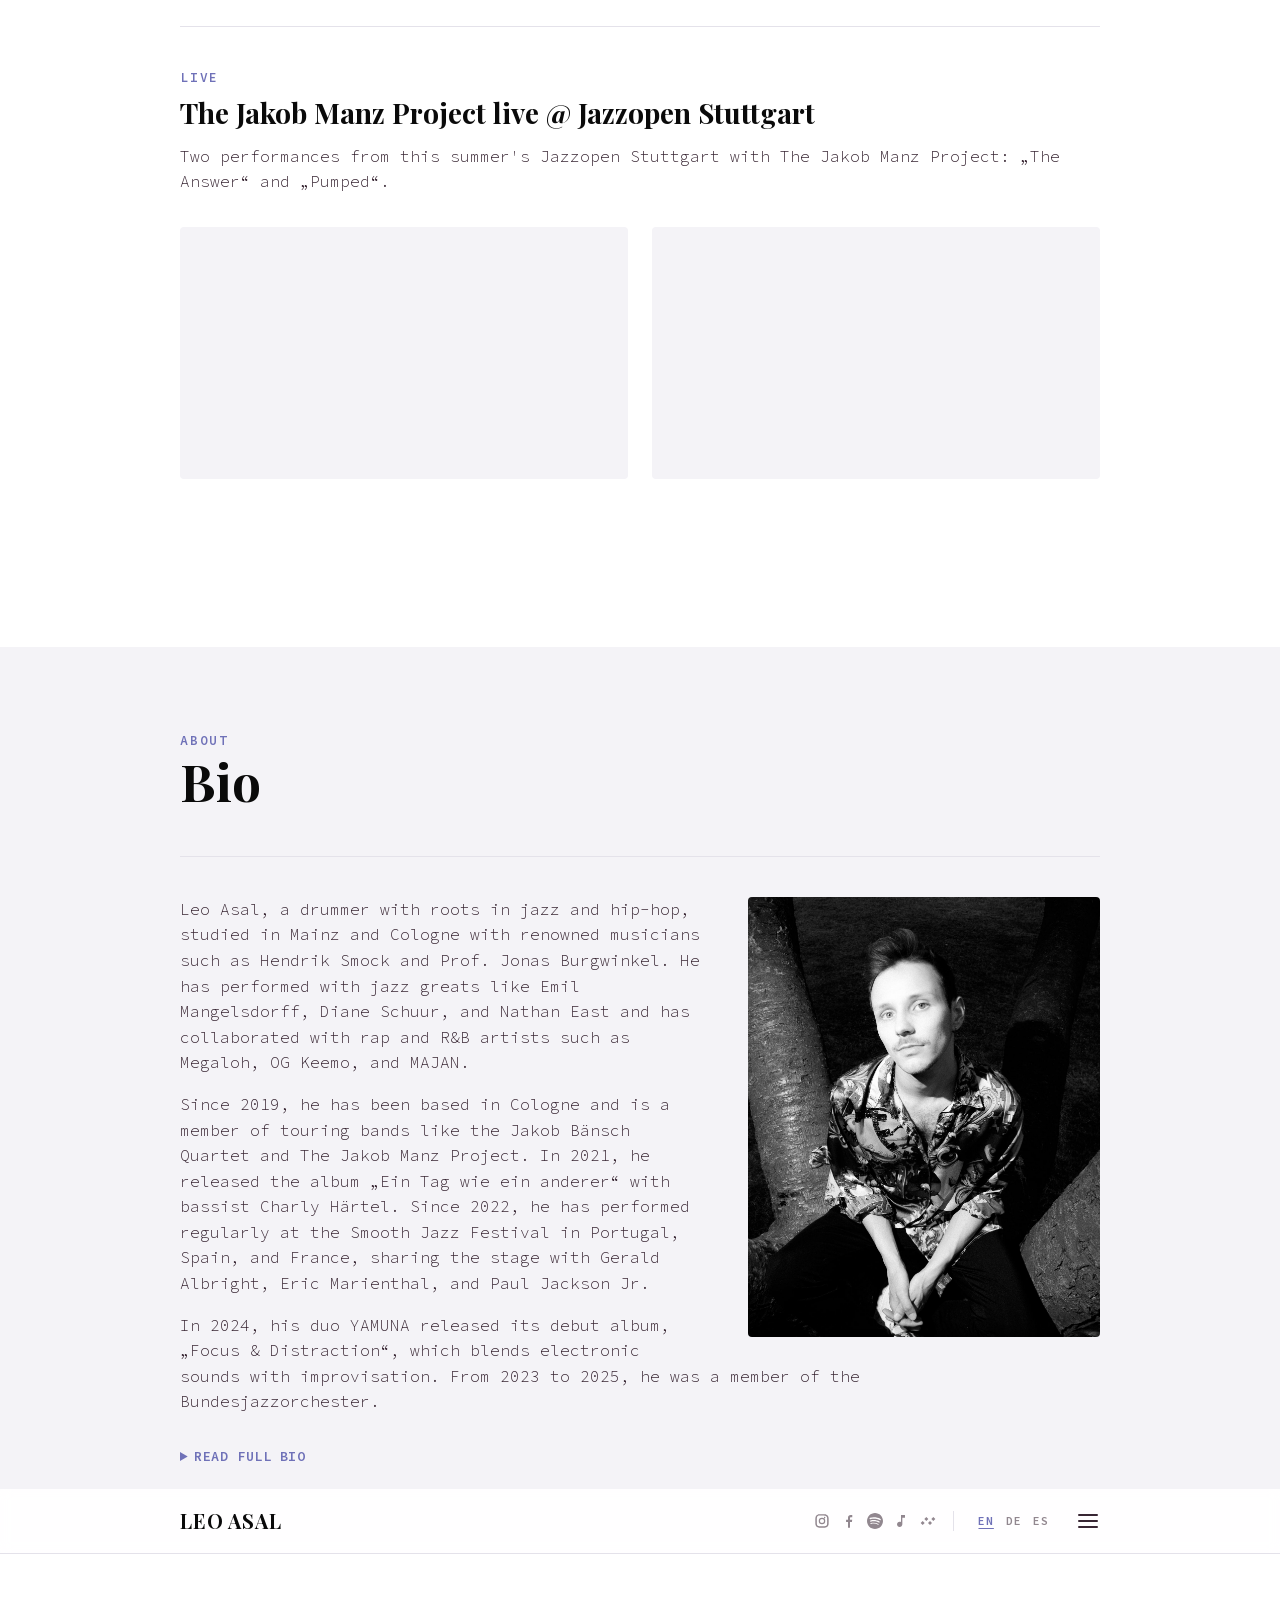
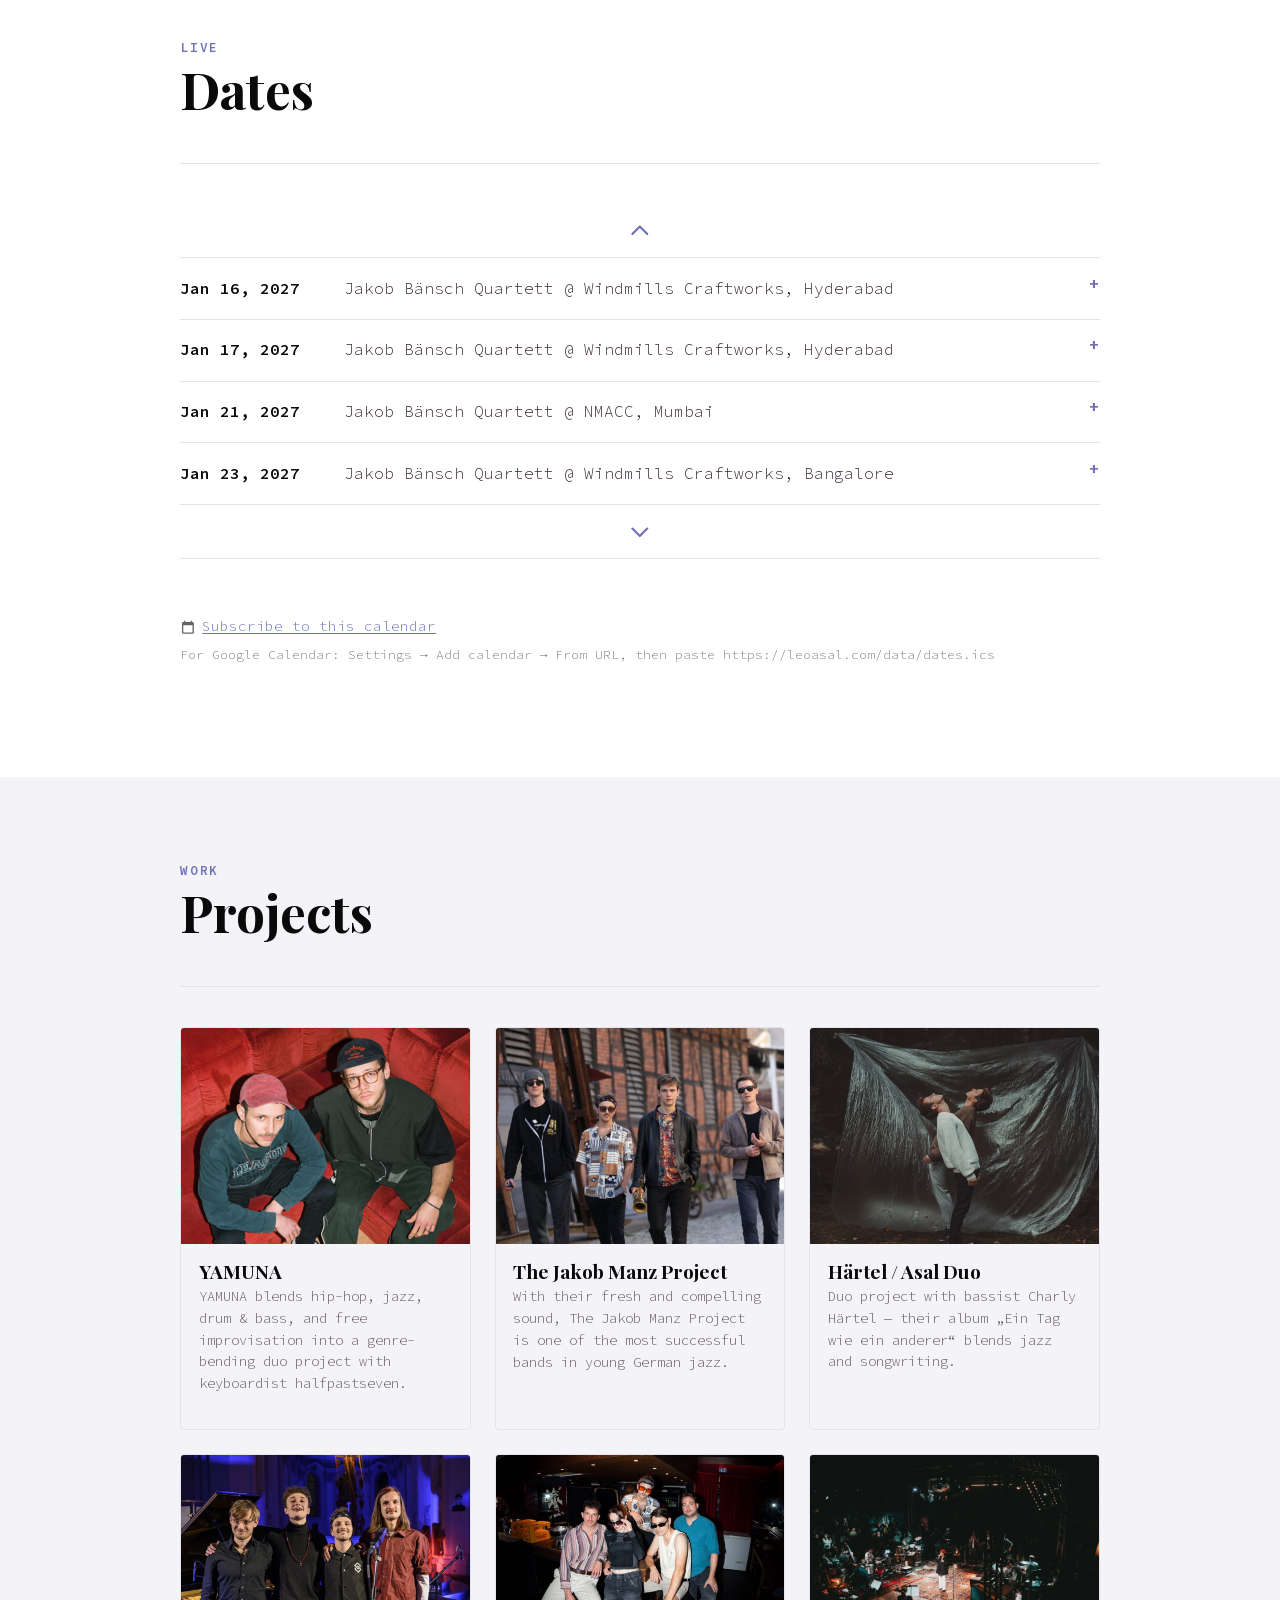
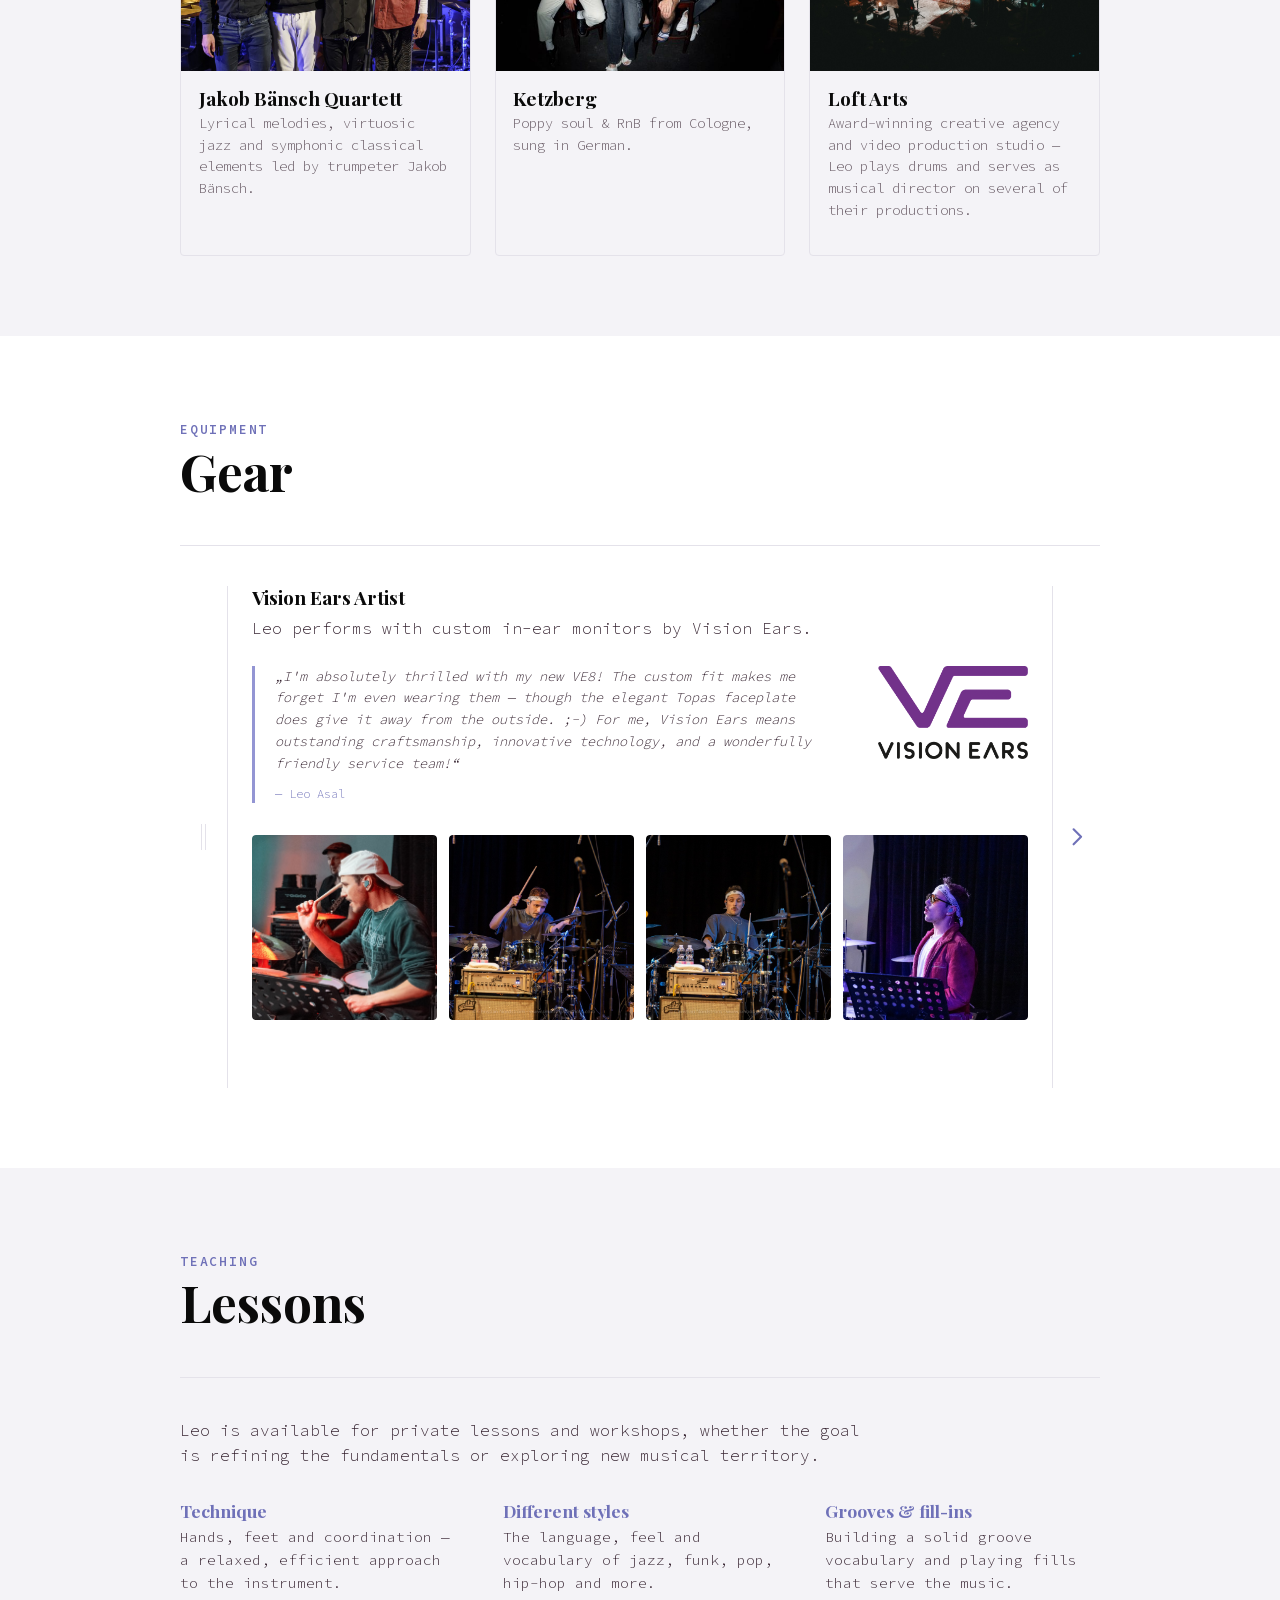
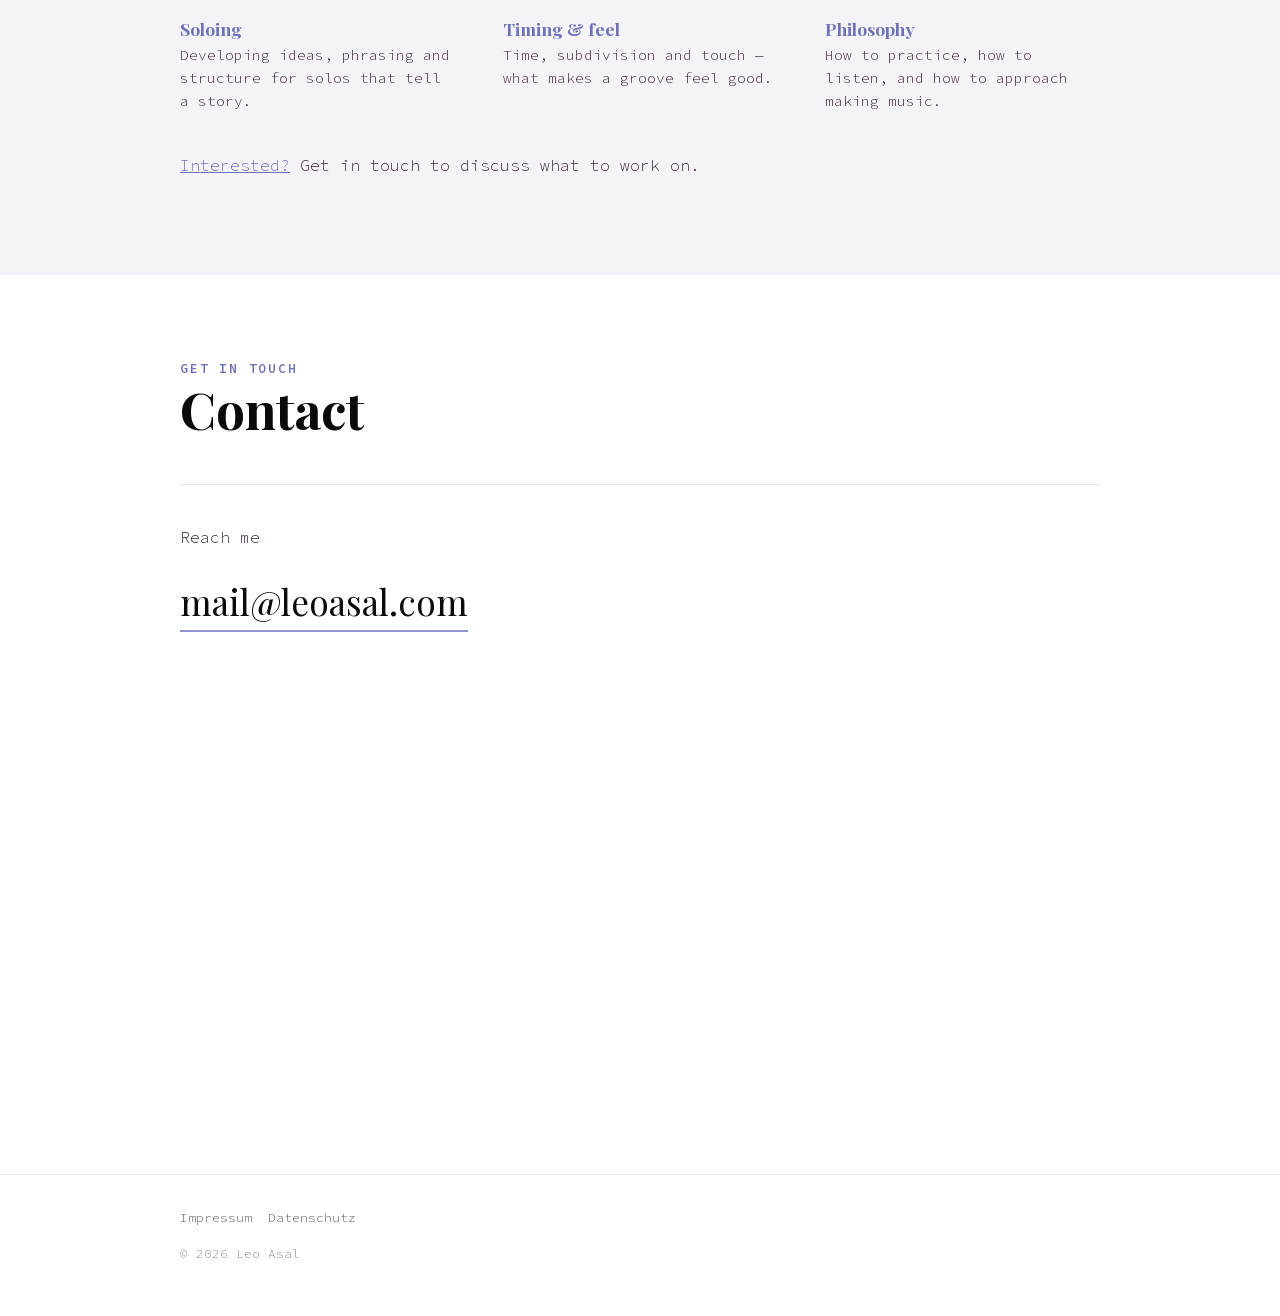
<file: dates.html>
<!doctype html>
<html lang="en">
<head>
<meta charset="utf-8">
<meta http-equiv="refresh" content="0; url=index.html#dates">
<link rel="canonical" href="index.html#dates">
<title>Leo Asal</title>
<script>location.replace('index.html#dates');</script>
</head>
<body></body>
</html>
</file>
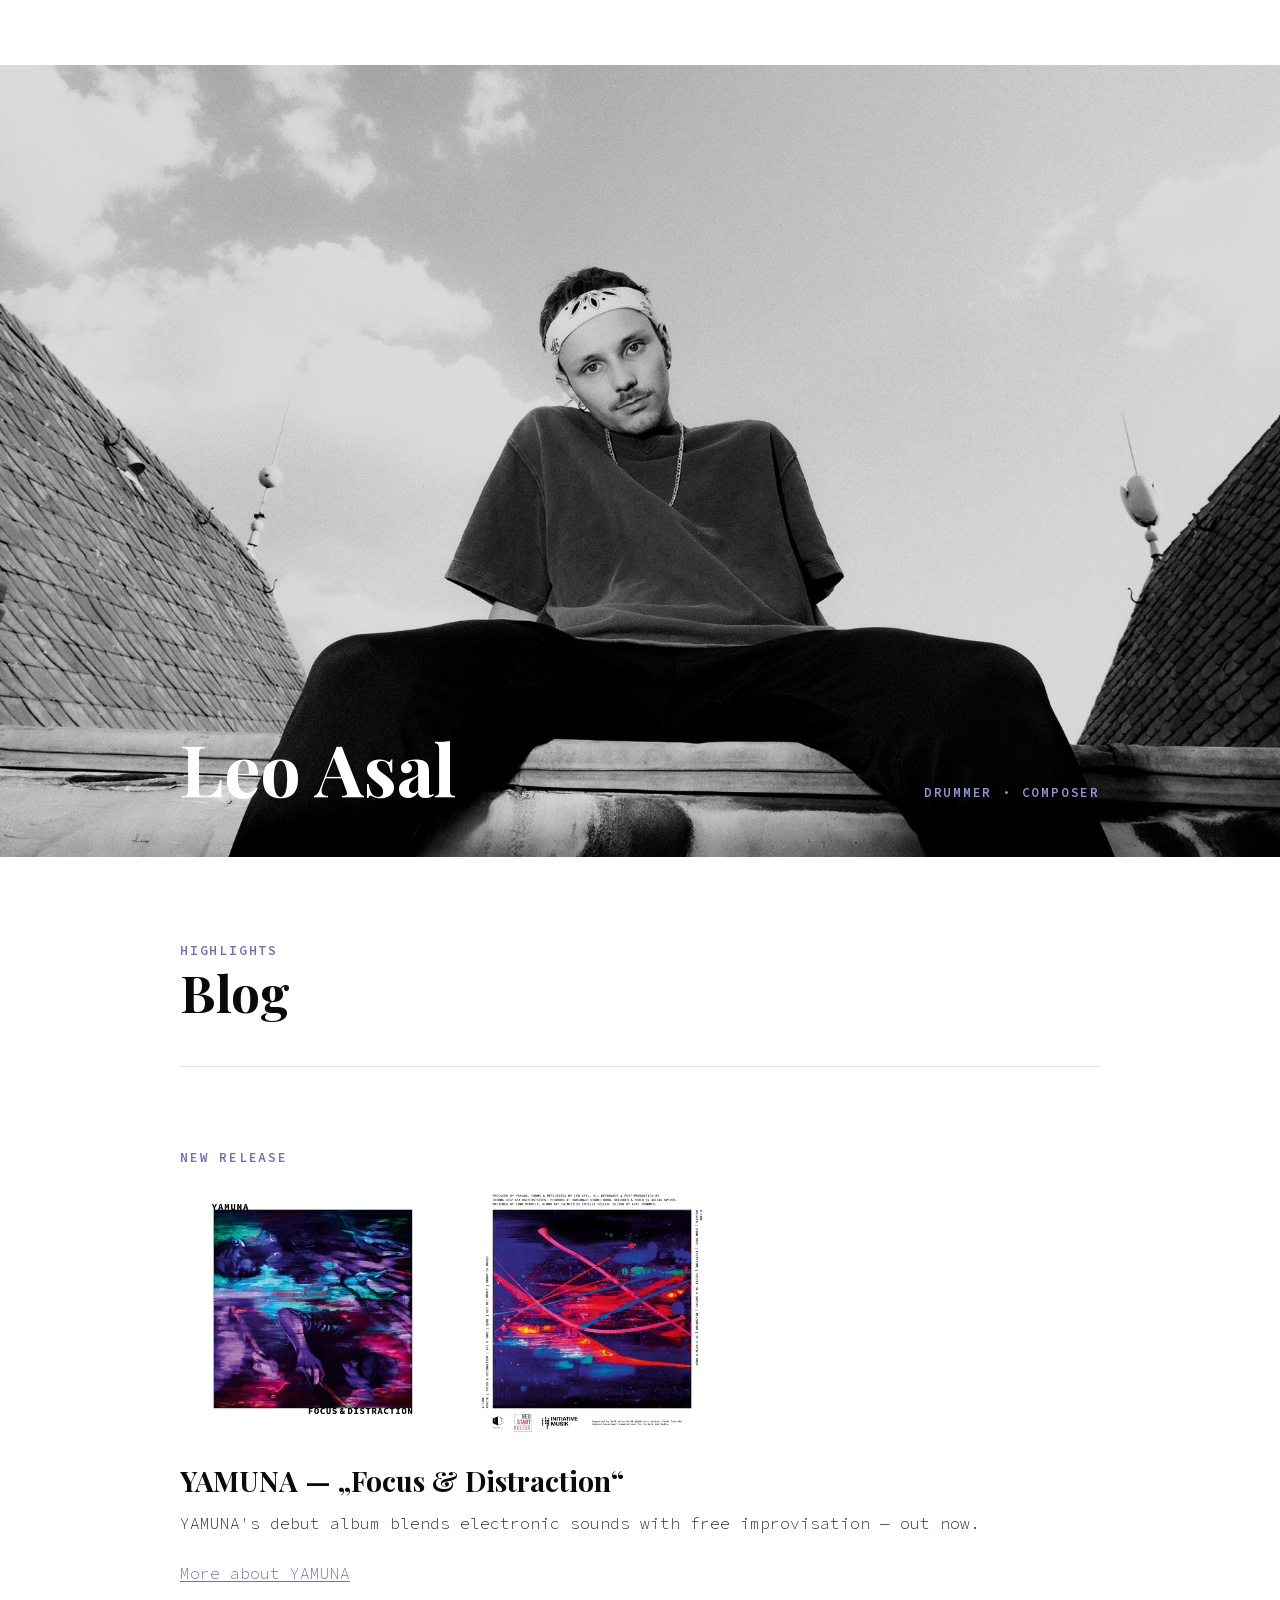
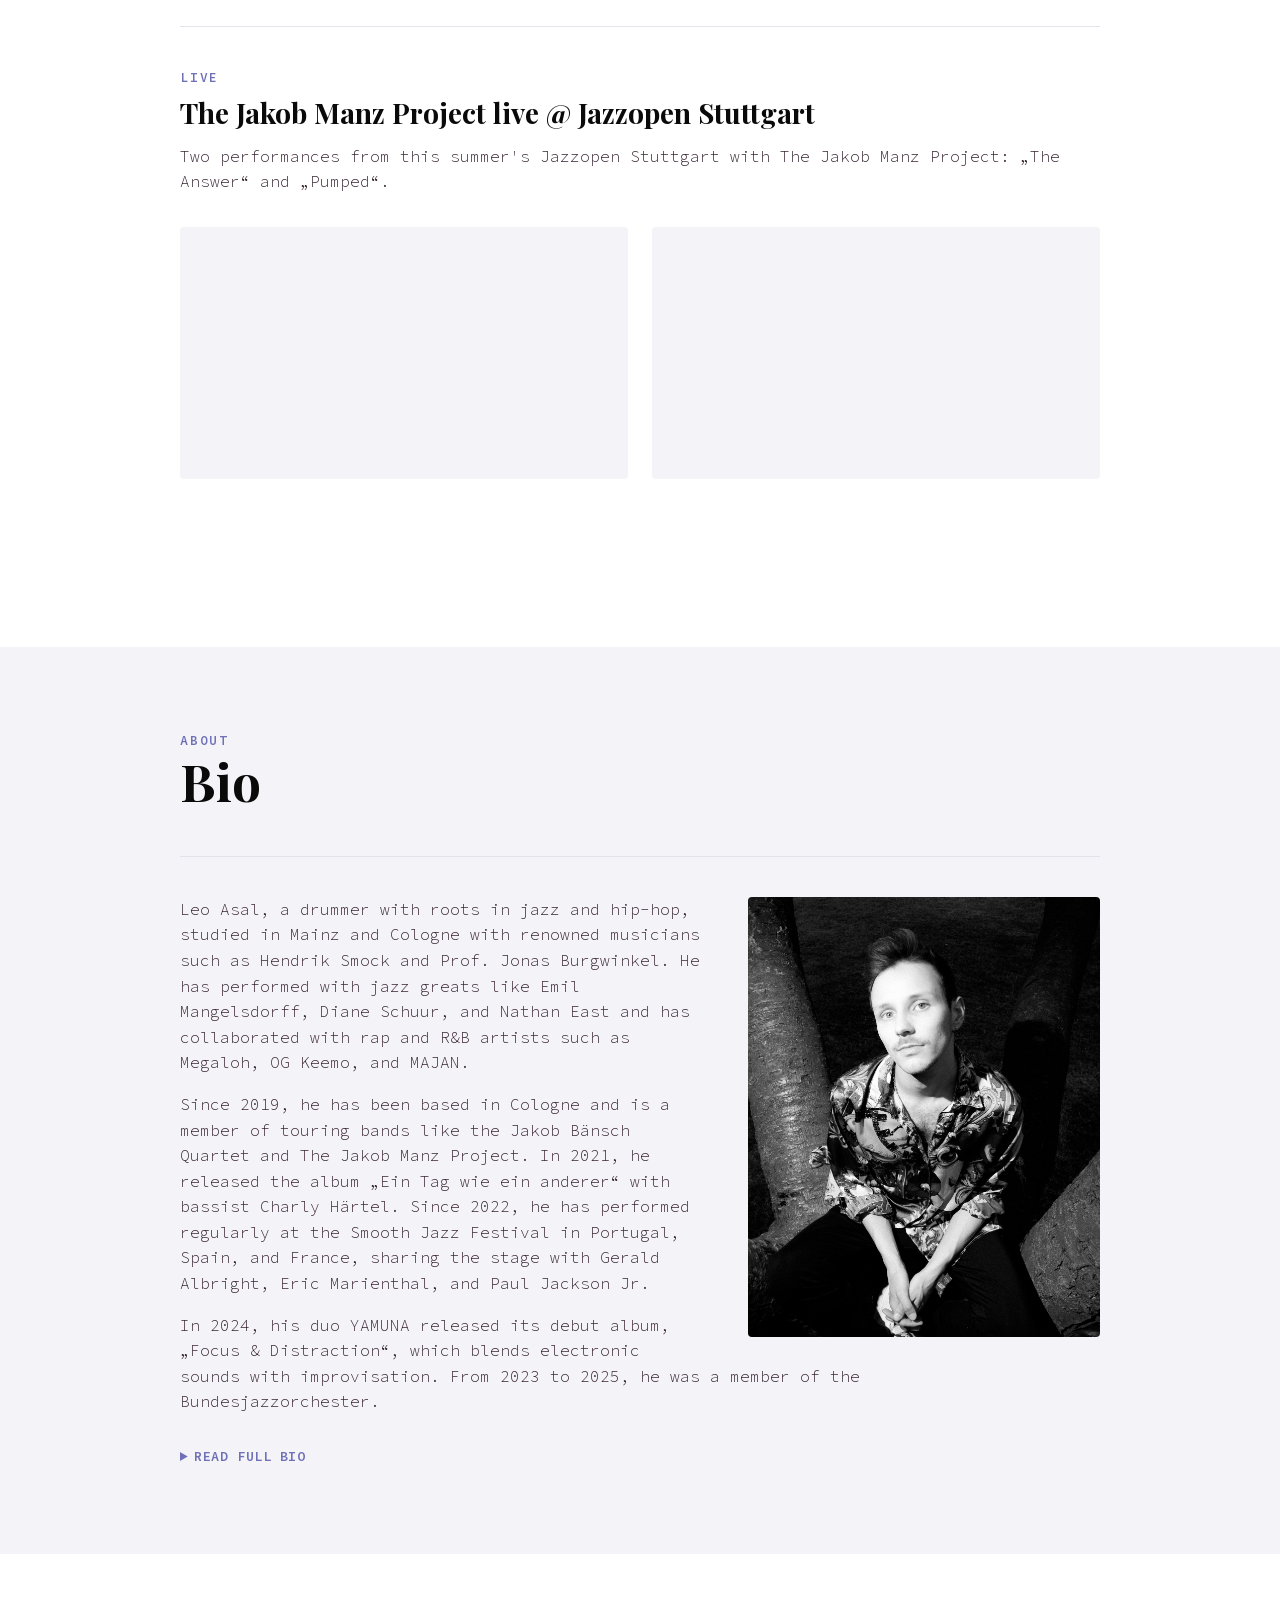
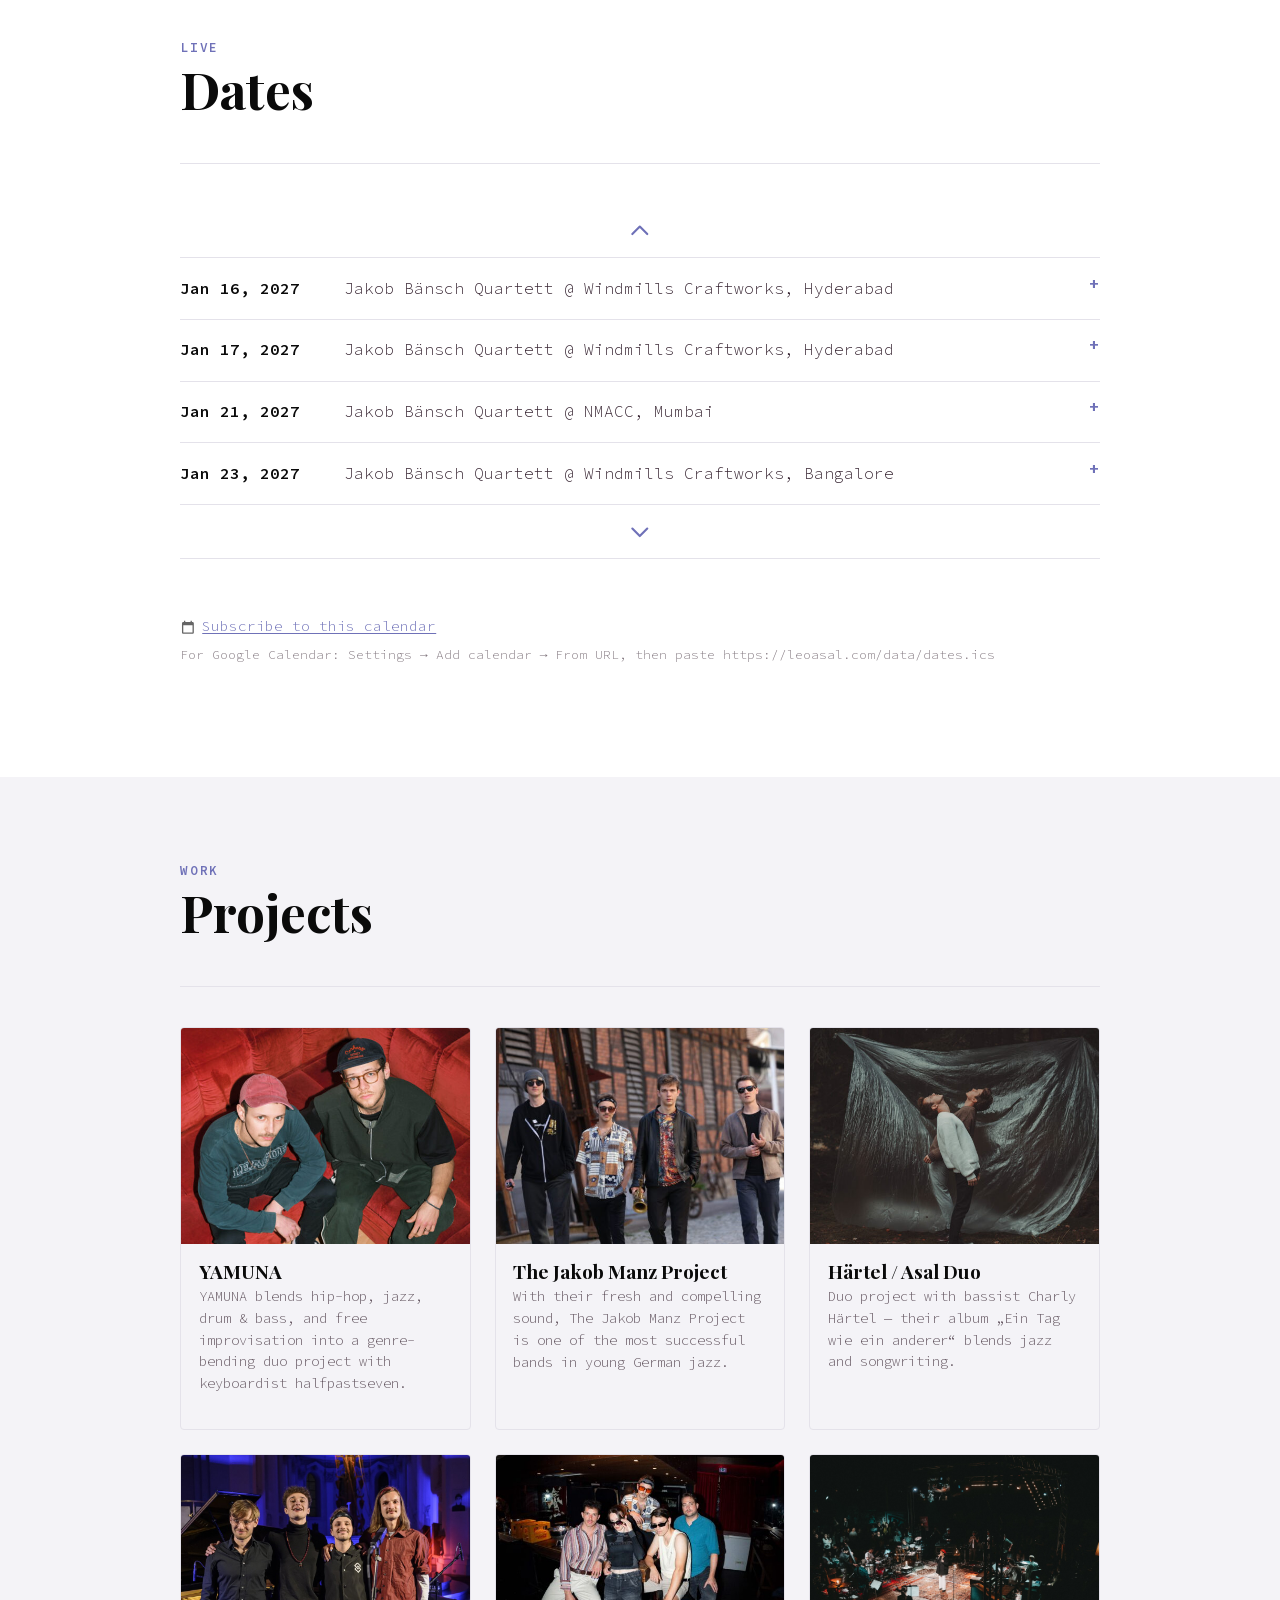
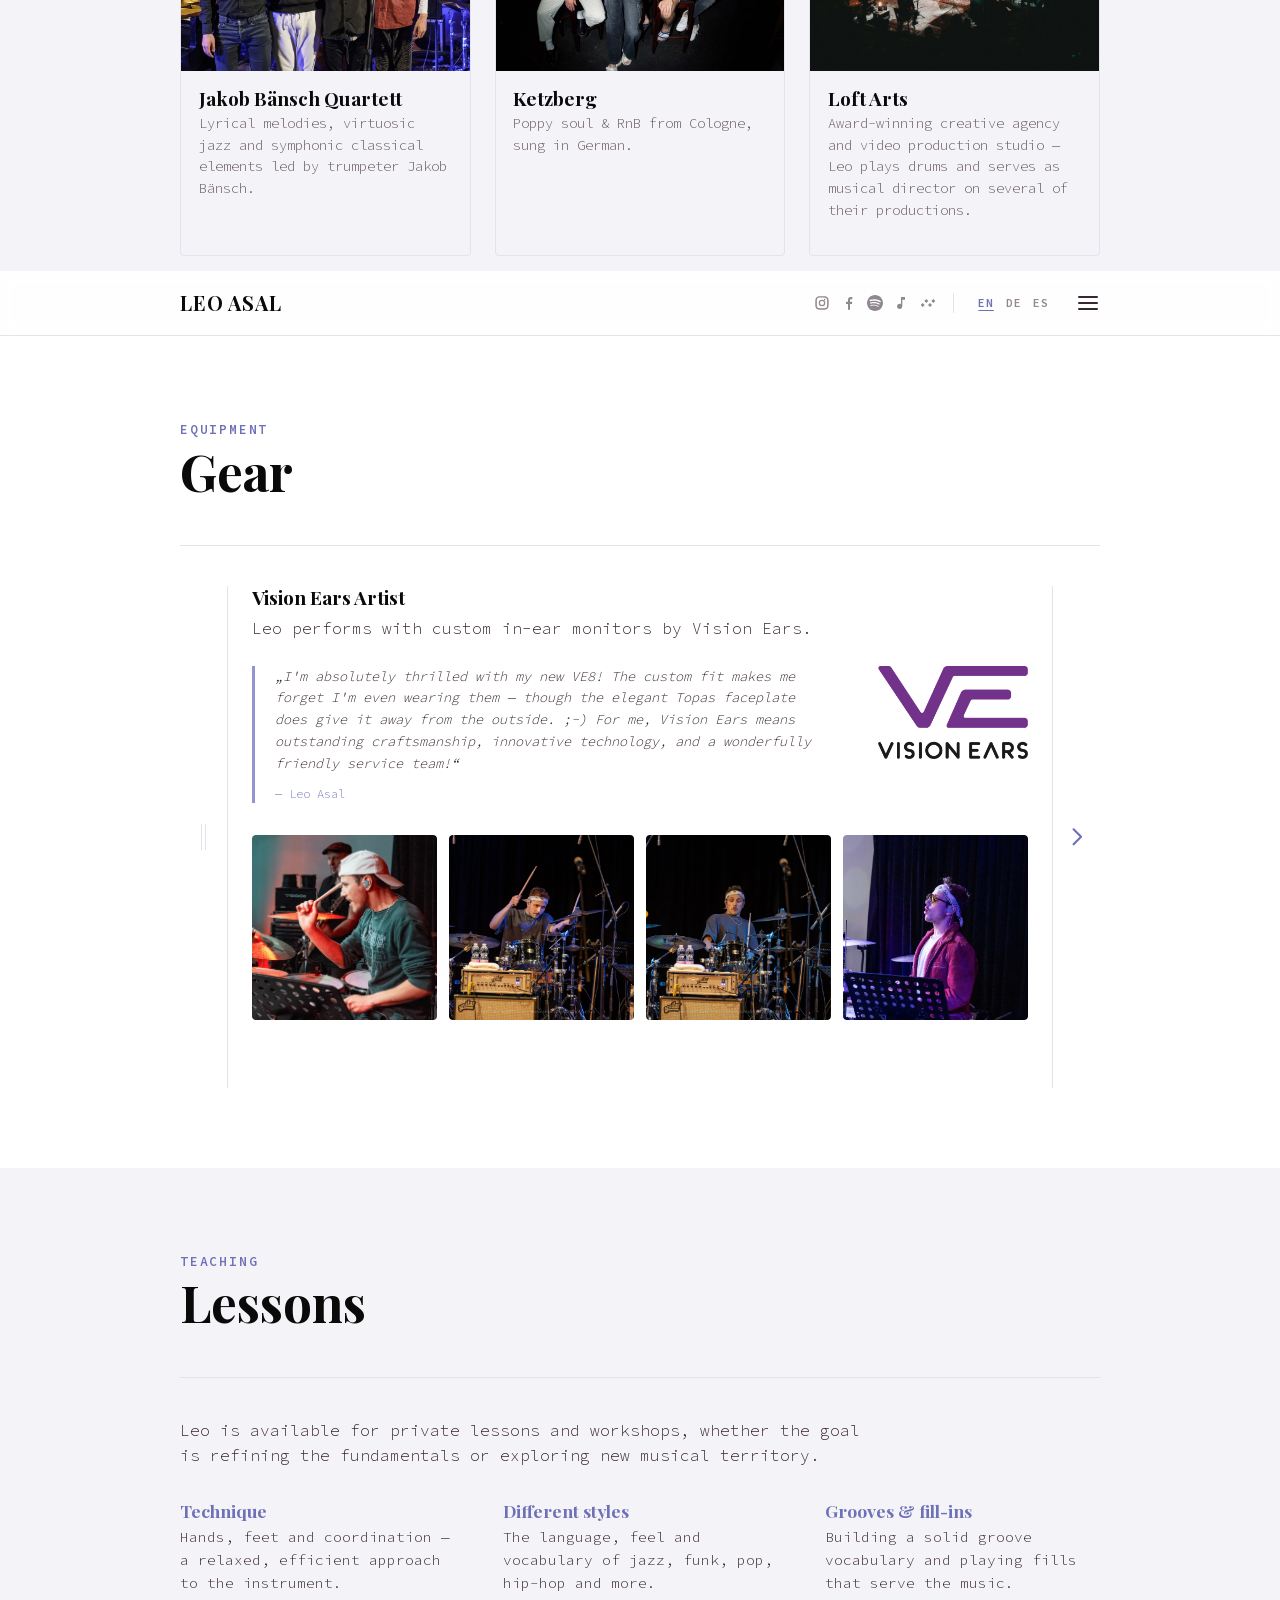
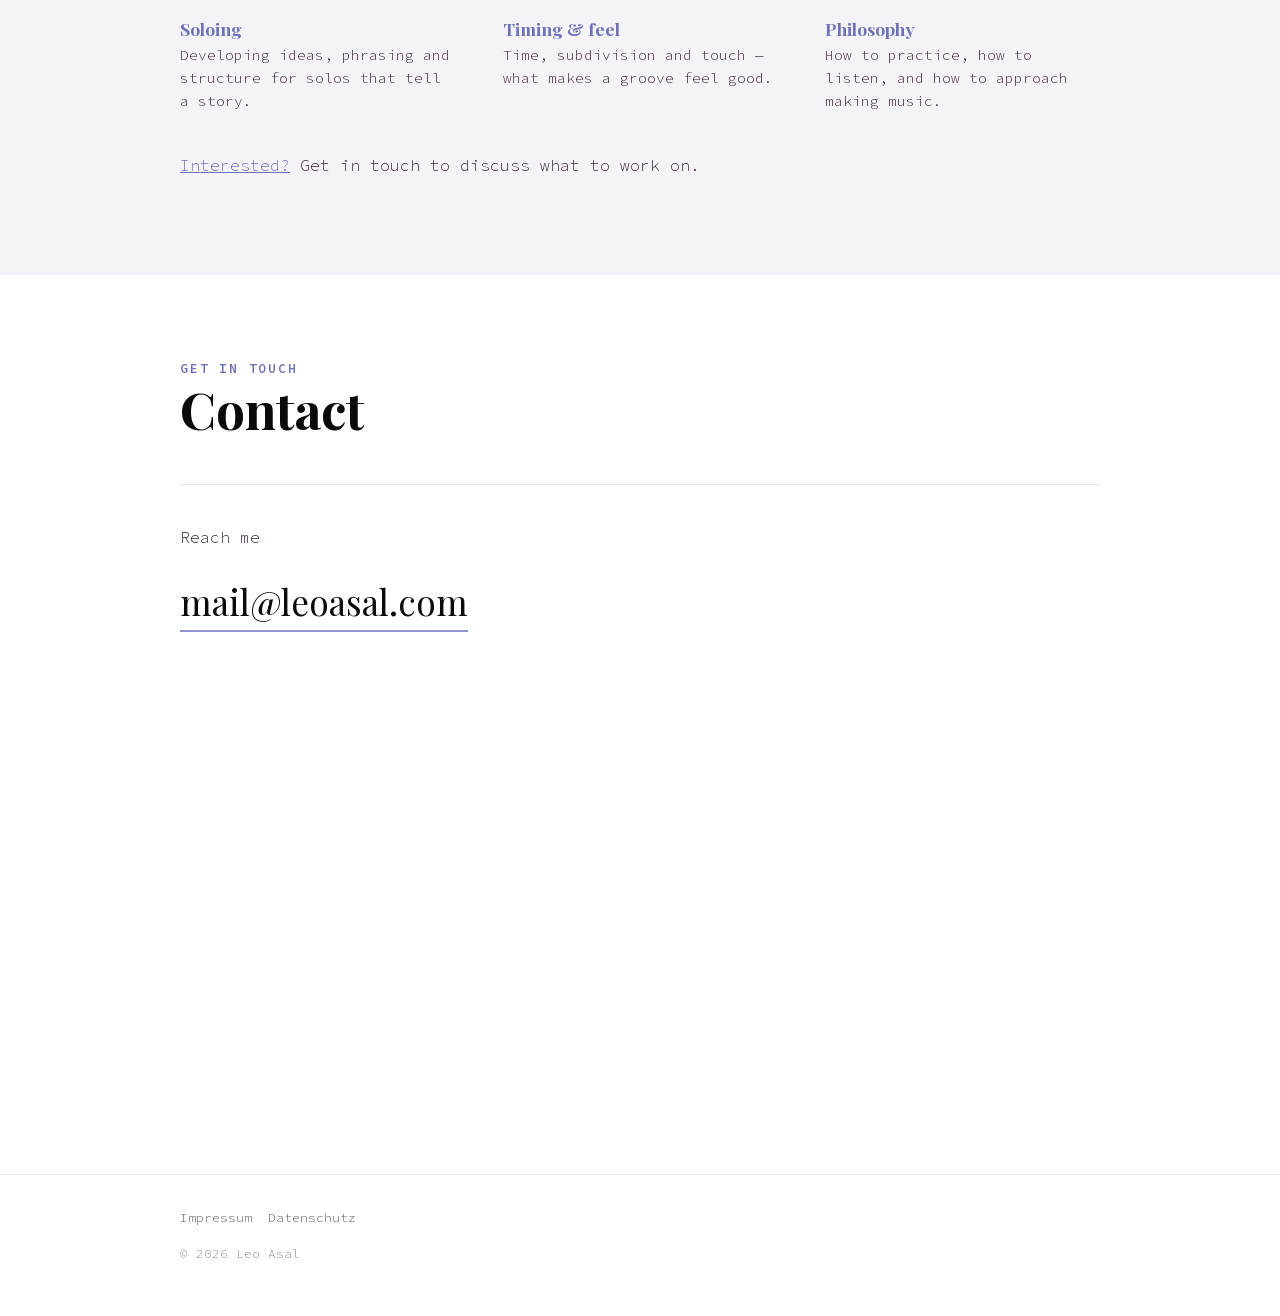
<file: gear.html>
<!doctype html>
<html lang="en">
<head>
<meta charset="utf-8">
<meta http-equiv="refresh" content="0; url=index.html#gear">
<link rel="canonical" href="index.html#gear">
<title>Leo Asal</title>
<script>location.replace('index.html#gear');</script>
</head>
<body></body>
</html>
</file>
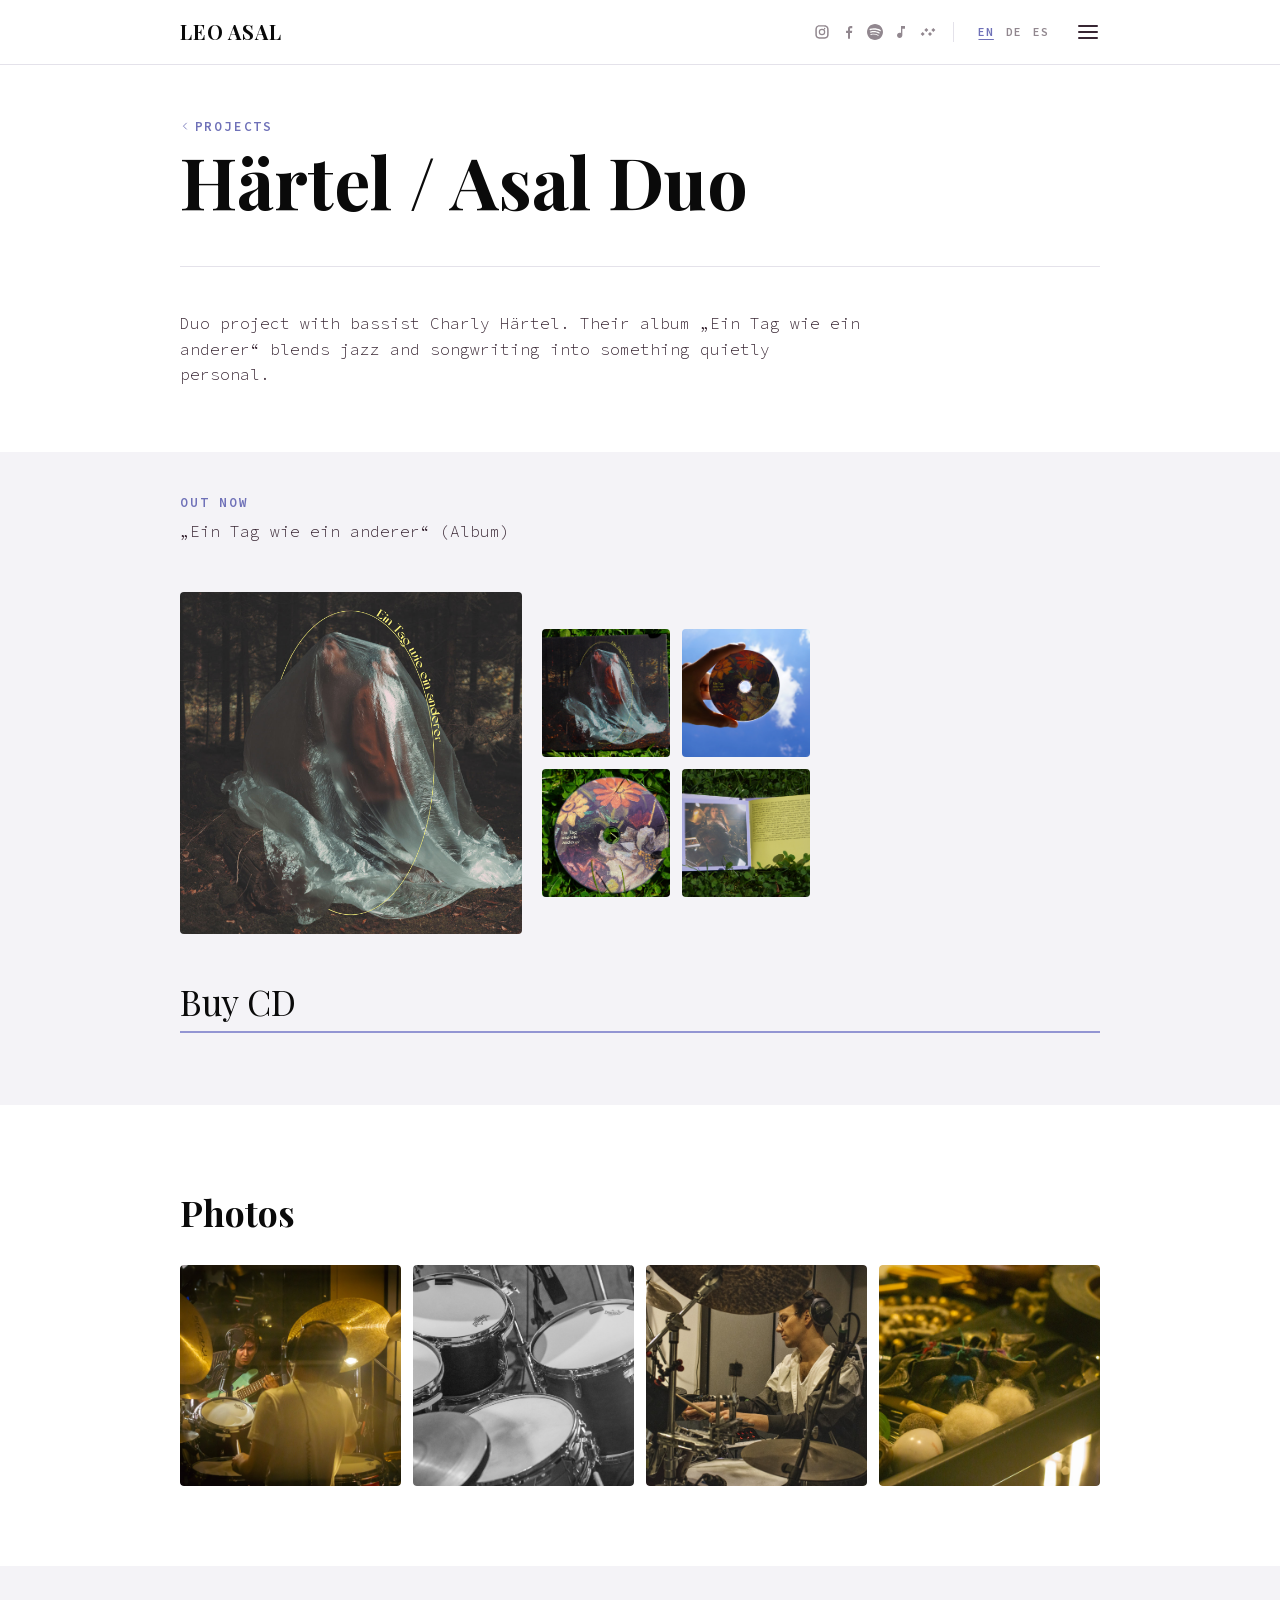
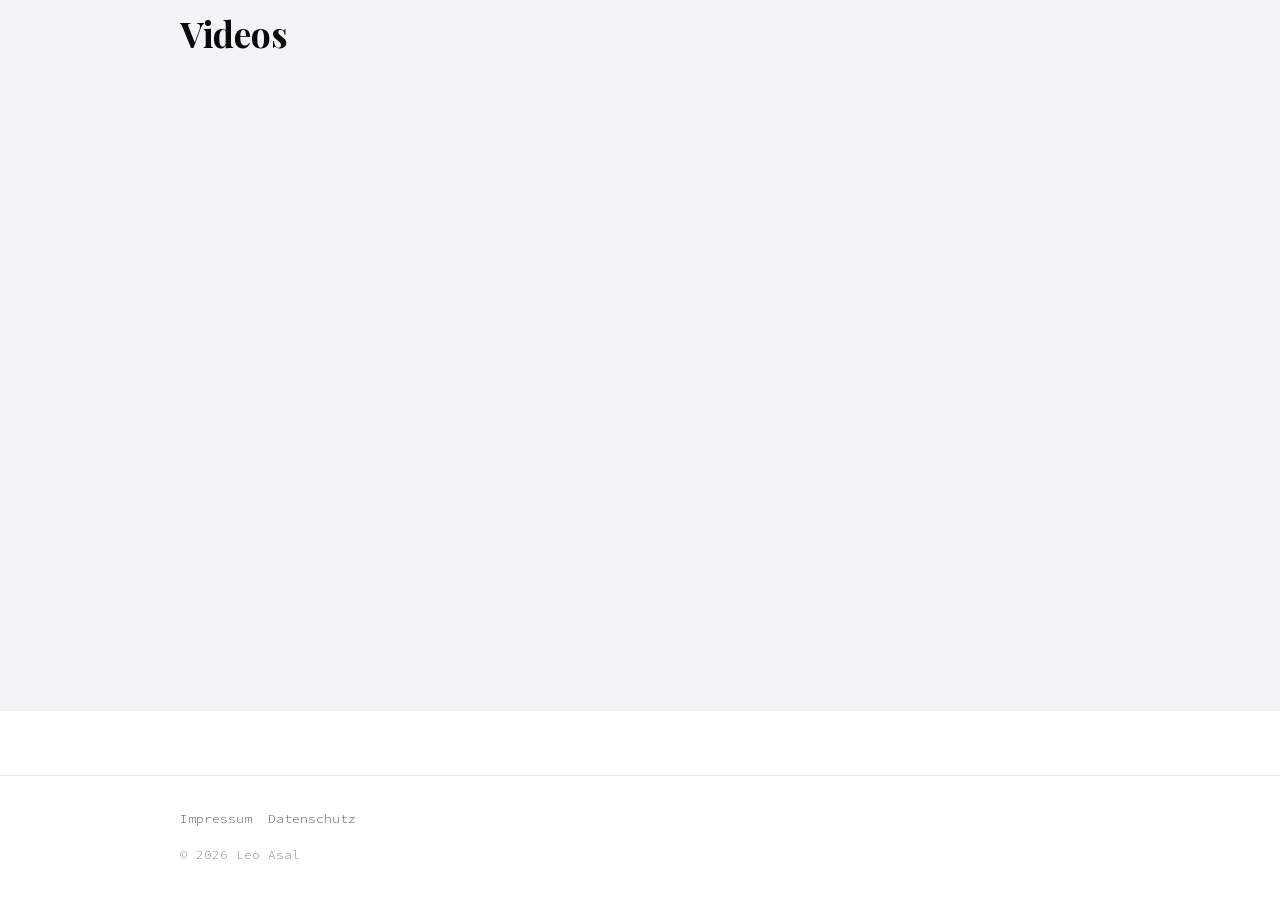
<file: haertel-asal-duo.html>
<!doctype html>
<html lang="en">
<head>
<meta charset="utf-8">
<meta name="viewport" content="width=device-width, initial-scale=1">
<title data-i18n="head.haertelasal.title">Härtel / Asal Duo – Leo Asal</title>
<link rel="stylesheet" href="assets/css/style.css">
<link rel="icon" href="assets/images/favicon.svg" type="image/svg+xml">
<link rel="icon" href="assets/images/favicon-32.png" sizes="32x32" type="image/png">
<link rel="apple-touch-icon" href="assets/images/apple-touch-icon.png">
</head>
<body class="project-page">
<a class="skip-link" href="#main">Skip to content</a>

<header class="site-header">
  <div class="container">
    <a href="index.html" class="logo">LEO ASAL</a>
    <div class="header-actions">
      <div class="site-social">
      <a href="https://instagram.com/_leoasal_" target="_blank" rel="noopener" aria-label="Instagram">
        <svg viewBox="0 0 24 24" aria-hidden="true"><path d="M12 2c2.72 0 3.06.01 4.12.06 1.06.05 1.79.22 2.43.47.66.26 1.22.6 1.77 1.15.55.55.9 1.11 1.15 1.77.25.64.42 1.37.47 2.43.05 1.06.06 1.4.06 4.12s-.01 3.06-.06 4.12c-.05 1.06-.22 1.79-.47 2.43a4.9 4.9 0 0 1-1.15 1.77 4.9 4.9 0 0 1-1.77 1.15c-.64.25-1.37.42-2.43.47-1.06.05-1.4.06-4.12.06s-3.06-.01-4.12-.06c-1.06-.05-1.79-.22-2.43-.47a4.9 4.9 0 0 1-1.77-1.15 4.9 4.9 0 0 1-1.15-1.77c-.25-.64-.42-1.37-.47-2.43C2.01 15.06 2 14.72 2 12s.01-3.06.06-4.12c.05-1.06.22-1.79.47-2.43.26-.66.6-1.22 1.15-1.77A4.9 4.9 0 0 1 5.45 2.53c.64-.25 1.37-.42 2.43-.47C8.94 2.01 9.28 2 12 2zm0 1.8c-2.67 0-2.99.01-4.04.06-.87.04-1.34.18-1.65.3-.42.16-.71.36-1.02.67-.31.31-.5.6-.67 1.02-.12.31-.26.78-.3 1.65C4.27 8.85 4.26 9.17 4.26 12s.01 3.15.06 4.2c.04.87.18 1.34.3 1.65.16.42.36.71.67 1.02.31.31.6.5 1.02.67.31.12.78.26 1.65.3 1.05.05 1.37.06 4.04.06s2.99-.01 4.04-.06c.87-.04 1.34-.18 1.65-.3.42-.16.71-.36 1.02-.67.31-.31.5-.6.67-1.02.12-.31.26-.78.3-1.65.05-1.05.06-1.37.06-4.2s-.01-3.15-.06-4.2c-.04-.87-.18-1.34-.3-1.65a2.7 2.7 0 0 0-.67-1.02 2.7 2.7 0 0 0-1.02-.67c-.31-.12-.78-.26-1.65-.3C14.99 3.81 14.67 3.8 12 3.8zm0 3.32a4.88 4.88 0 1 1 0 9.76 4.88 4.88 0 0 1 0-9.76zm0 1.8a3.08 3.08 0 1 0 0 6.16 3.08 3.08 0 0 0 0-6.16zm5.08-1.99a1.14 1.14 0 1 1-2.28 0 1.14 1.14 0 0 1 2.28 0z"/></svg>
      </a>
      <a href="https://www.facebook.com/leoasalmusic/" target="_blank" rel="noopener" aria-label="Facebook">
        <svg viewBox="0 0 24 24" aria-hidden="true"><path d="M13.5 22v-8.6h2.9l.4-3.4h-3.3V7.8c0-1 .3-1.6 1.7-1.6h1.7V3.1C16.6 3 15.6 3 14.5 3c-2.4 0-4 1.5-4 4.1v2.9H7.6v3.4h2.9V22h3z"/></svg>
      </a>
      <a href="https://open.spotify.com/intl-de/artist/1tU93tGWZVBl7VZp2hpwt6" target="_blank" rel="noopener" aria-label="Spotify">
        <svg viewBox="0 0 24 24" aria-hidden="true"><path d="M12 0C5.4 0 0 5.4 0 12s5.4 12 12 12 12-5.4 12-12S18.66 0 12 0zm5.521 17.34c-.24.359-.66.48-1.021.24-2.82-1.74-6.36-2.101-10.561-1.141-.418.122-.779-.179-.899-.539-.12-.421.18-.78.54-.9 4.56-1.021 8.52-.6 11.64 1.32.42.18.48.659.301 1.02zm1.44-3.3c-.301.42-.841.6-1.262.3-3.239-1.98-8.159-2.58-11.939-1.38-.479.12-1.02-.12-1.14-.6-.12-.48.12-1.021.6-1.141C9.6 9.9 15 10.561 18.72 12.84c.361.181.54.78.241 1.2zm.12-3.36C15.24 8.4 8.82 8.16 5.16 9.301c-.6.179-1.2-.181-1.38-.721-.18-.601.18-1.2.72-1.381 4.26-1.26 11.28-1.02 15.721 1.621.539.3.719 1.02.42 1.56-.299.421-1.02.599-1.559.3z"/></svg>
      </a>
      <a href="https://music.apple.com/de/artist/leo-asal/1523986709" target="_blank" rel="noopener" aria-label="Apple Music">
        <svg viewBox="0 0 24 24" aria-hidden="true"><path d="M12 3v10.55c-.59-.34-1.27-.55-2-.55-2.21 0-4 1.79-4 4s1.79 4 4 4 4-1.79 4-4V7h4V3h-6z"/></svg>
      </a>
      <a href="https://tidal.com/artist/20479911/u" target="_blank" rel="noopener" aria-label="Tidal">
        <svg viewBox="0 0 24 24" aria-hidden="true"><path d="M4 12L7 15L4 18L1 15Z M9.5 6L12.5 9L9.5 12L6.5 9Z M15 12L18 15L15 18L12 15Z M20 6L23 9L20 12L17 9Z"/></svg>
      </a>
      </div>
      <div class="lang-switch" role="group" aria-label="Language">
        <button type="button" data-lang="en">EN</button>
        <button type="button" data-lang="de">DE</button>
        <button type="button" data-lang="es">ES</button>
      </div>
      <button type="button" class="menu-toggle" aria-expanded="false" aria-controls="menu-panel" aria-label="Menu" data-i18n-attr="aria-label:nav.menu">
        <span class="menu-toggle-bars" aria-hidden="true"><span></span><span></span><span></span></span>
      </button>
    </div>
  </div>
  <nav class="menu-panel" id="menu-panel" aria-label="Main navigation">
      <ul>
        <li><a href="index.html#home" data-i18n="nav.home">Home</a></li>
        <li><a href="index.html#blog" data-i18n="nav.blog">Blog</a></li>
        <li><a href="index.html#bio" data-i18n="nav.bio">Bio</a></li>
        <li><a href="index.html#dates" data-i18n="nav.dates">Dates</a></li>
        <li><a href="index.html#projects" aria-current="page" data-i18n="nav.projects">Projects</a></li>
        <li><a href="index.html#gear" data-i18n="nav.gear">Gear</a></li>
        <li><a href="index.html#lessons" data-i18n="nav.lessons">Lessons</a></li>
        <li><a href="index.html#contact" data-i18n="nav.contact">Contact</a></li>
      </ul>
    </nav>
</header>


<main id="main">
  <div class="container">
    <div class="page-header">
      <a class="eyebrow back-link" href="index.html#projects">
        <svg viewBox="0 0 24 24" aria-hidden="true"><path d="M15 5l-7 7 7 7" fill="none" stroke="currentColor" stroke-width="2" stroke-linecap="round" stroke-linejoin="round"/></svg>
        <span data-i18n="nav.projects">Projects</span>
      </a>
      <h1>Härtel / Asal Duo</h1>
    </div>
  </div>

  <section class="home-section">
   <div class="container">
    <p class="bio-text" style="max-width:68ch" data-i18n="haertelasal.description">Duo project with bassist Charly Härtel. Their album „Ein Tag wie ein anderer“ blends jazz and songwriting into something quietly personal.</p>
   </div>
  </section>

  <section class="epk-hero">
    <div class="container">
      <div class="epk-hero-text">
        <span class="eyebrow" data-i18n="haertelasal.eyebrow">Out now</span>
        <p data-i18n="haertelasal.albumLine">„Ein Tag wie ein anderer“ (Album)</p>
      </div>
      <div class="epk-covers epk-covers--mixed">
        <button type="button" class="cover-trigger cover-trigger--main" data-lightbox="assets/images/haertel-asal-album-cover.jpg">
          <img src="assets/images/haertel-asal-album-cover.jpg" alt="Härtel / Asal Duo – Ein Tag wie ein anderer (album cover)">
        </button>
        <div class="epk-covers-extra">
          <button type="button" class="cover-trigger" data-lightbox="assets/images/haertel-asal-press-1.jpg">
            <img src="assets/images/haertel-asal-press-1.jpg" alt="Härtel / Asal Duo photo" loading="lazy">
          </button>
          <button type="button" class="cover-trigger" data-lightbox="assets/images/haertel-asal-press-2.jpg">
            <img src="assets/images/haertel-asal-press-2.jpg" alt="Härtel / Asal Duo photo" loading="lazy">
          </button>
          <button type="button" class="cover-trigger" data-lightbox="assets/images/haertel-asal-press-3.jpg">
            <img src="assets/images/haertel-asal-press-3.jpg" alt="Härtel / Asal Duo photo" loading="lazy">
          </button>
          <button type="button" class="cover-trigger" data-lightbox="assets/images/haertel-asal-press-4.jpg">
            <img src="assets/images/haertel-asal-press-4.jpg" alt="Härtel / Asal Duo photo" loading="lazy">
          </button>
        </div>
      </div>
      <a class="contact-email" href="https://www.charlyhaertel.de/shop/" target="_blank" rel="noopener" data-i18n="haertelasal.buyCd">Buy CD</a>
    </div>
  </section>

  <section class="home-section">
   <div class="container">
    <h2 data-i18n="project.photosHeading">Photos</h2>
    <div class="epk-gallery" data-credit="©" data-credit-name="Johannes Napp">
      <button type="button" class="cover-trigger cover-trigger--color" data-lightbox="assets/images/haertel-asal-photo-1.jpg">
        <img src="assets/images/haertel-asal-photo-1.jpg" alt="Härtel / Asal Duo photo" loading="lazy">
      </button>
      <button type="button" class="cover-trigger" data-lightbox="assets/images/haertel-asal-photo-2.jpg">
        <img src="assets/images/haertel-asal-photo-2.jpg" alt="Härtel / Asal Duo photo" loading="lazy">
      </button>
      <button type="button" class="cover-trigger cover-trigger--color" data-lightbox="assets/images/haertel-asal-photo-3.jpg">
        <img src="assets/images/haertel-asal-photo-3.jpg" alt="Härtel / Asal Duo photo" loading="lazy">
      </button>
      <button type="button" class="cover-trigger cover-trigger--color" data-lightbox="assets/images/haertel-asal-photo-4.jpg">
        <img src="assets/images/haertel-asal-photo-4.jpg" alt="Härtel / Asal Duo photo" loading="lazy">
      </button>
    </div>
   </div>
  </section>

  <section class="home-section home-section--alt">
   <div class="container">
    <h2 data-i18n="project.videosHeading">Videos</h2>
    <div class="video-grid">
      <div class="video-embed">
        <iframe src="https://www.youtube-nocookie.com/embed/m4ztjthqxO8" title="Härtel / Asal Duo video" loading="lazy" allow="accelerometer; autoplay; clipboard-write; encrypted-media; gyroscope; picture-in-picture" allowfullscreen></iframe>
      </div>
      <div class="video-embed">
        <iframe src="https://www.youtube-nocookie.com/embed/odFgYUI9dSA" title="Härtel / Asal Duo video" loading="lazy" allow="accelerometer; autoplay; clipboard-write; encrypted-media; gyroscope; picture-in-picture" allowfullscreen></iframe>
      </div>
      <div class="video-embed">
        <iframe src="https://www.youtube-nocookie.com/embed/EpwuNWW5yEg" title="Härtel / Asal Duo video" loading="lazy" allow="accelerometer; autoplay; clipboard-write; encrypted-media; gyroscope; picture-in-picture" allowfullscreen></iframe>
      </div>
      <div class="video-embed">
        <iframe src="https://www.youtube-nocookie.com/embed/t7hXZE9x2DM" title="Härtel / Asal Duo video" loading="lazy" allow="accelerometer; autoplay; clipboard-write; encrypted-media; gyroscope; picture-in-picture" allowfullscreen></iframe>
      </div>
    </div>
   </div>
  </section>
</main>

<footer class="site-footer">
  <div class="container">
    <a href="impressum.html">Impressum</a>
    <a href="datenschutz.html">Datenschutz</a>
    <p class="copyright">© 2026 Leo Asal</p>
  </div>
</footer>

<script src="assets/js/i18n.js"></script>
<script src="assets/js/menu.js"></script>
<script src="assets/js/anchor-scroll.js"></script>
<script src="assets/js/lightbox.js"></script>
<script src="assets/js/soft-scroll.js"></script>
<script src="assets/js/gallery-nav.js"></script>
</body>
</html>
</file>
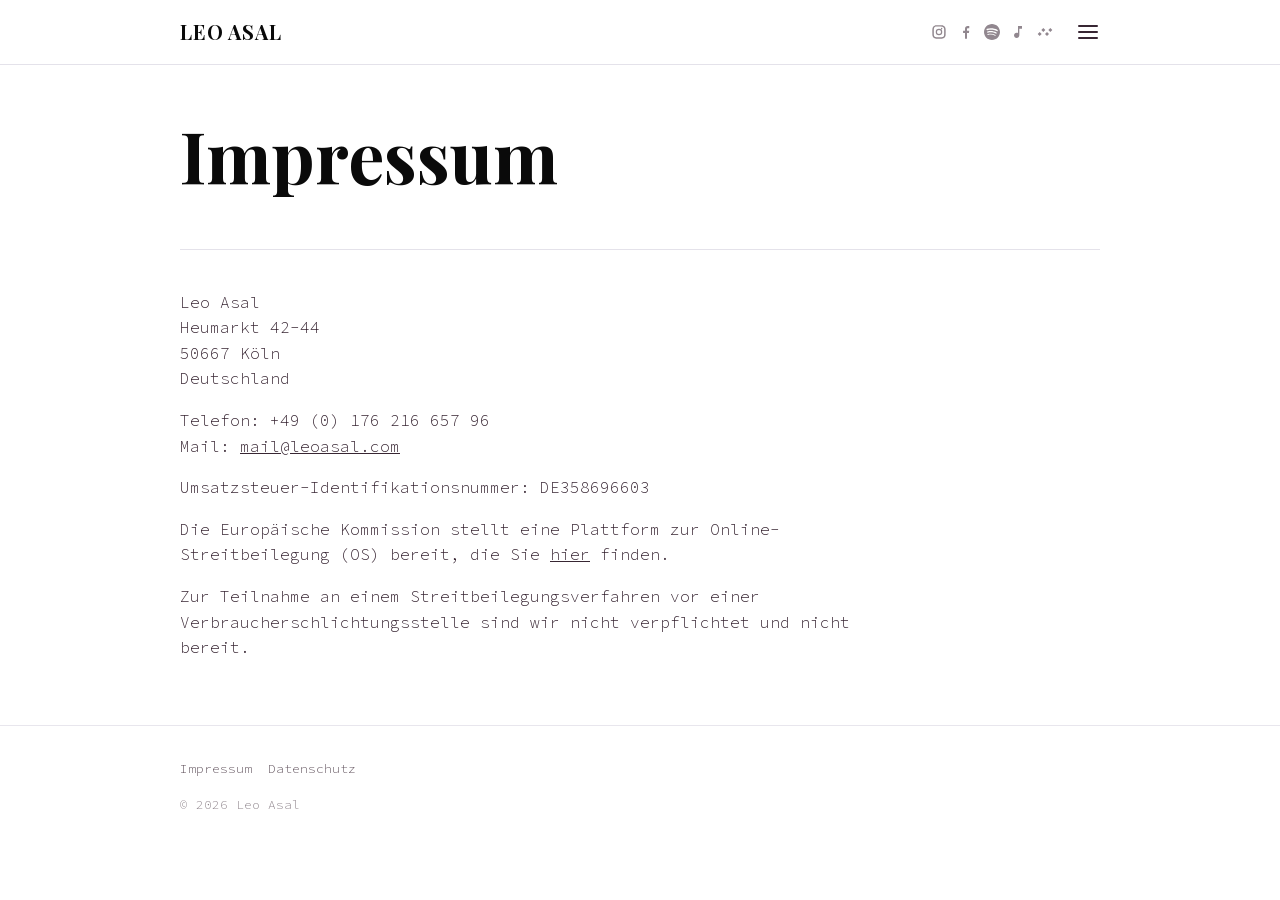
<file: impressum.html>
<!doctype html>
<html lang="de">
<head>
<meta charset="utf-8">
<meta name="viewport" content="width=device-width, initial-scale=1">
<title>Impressum – Leo Asal</title>
<link rel="stylesheet" href="assets/css/style.css">
<link rel="icon" href="assets/images/favicon.svg" type="image/svg+xml">
<link rel="icon" href="assets/images/favicon-32.png" sizes="32x32" type="image/png">
<link rel="apple-touch-icon" href="assets/images/apple-touch-icon.png">
</head>
<body>
<a class="skip-link" href="#main">Zum Inhalt springen</a>

<header class="site-header">
  <div class="container">
    <a href="index.html" class="logo">LEO ASAL</a>
    <div class="header-actions">
      <div class="site-social">
      <a href="https://instagram.com/_leoasal_" target="_blank" rel="noopener" aria-label="Instagram">
        <svg viewBox="0 0 24 24" aria-hidden="true"><path d="M12 2c2.72 0 3.06.01 4.12.06 1.06.05 1.79.22 2.43.47.66.26 1.22.6 1.77 1.15.55.55.9 1.11 1.15 1.77.25.64.42 1.37.47 2.43.05 1.06.06 1.4.06 4.12s-.01 3.06-.06 4.12c-.05 1.06-.22 1.79-.47 2.43a4.9 4.9 0 0 1-1.15 1.77 4.9 4.9 0 0 1-1.77 1.15c-.64.25-1.37.42-2.43.47-1.06.05-1.4.06-4.12.06s-3.06-.01-4.12-.06c-1.06-.05-1.79-.22-2.43-.47a4.9 4.9 0 0 1-1.77-1.15 4.9 4.9 0 0 1-1.15-1.77c-.25-.64-.42-1.37-.47-2.43C2.01 15.06 2 14.72 2 12s.01-3.06.06-4.12c.05-1.06.22-1.79.47-2.43.26-.66.6-1.22 1.15-1.77A4.9 4.9 0 0 1 5.45 2.53c.64-.25 1.37-.42 2.43-.47C8.94 2.01 9.28 2 12 2zm0 1.8c-2.67 0-2.99.01-4.04.06-.87.04-1.34.18-1.65.3-.42.16-.71.36-1.02.67-.31.31-.5.6-.67 1.02-.12.31-.26.78-.3 1.65C4.27 8.85 4.26 9.17 4.26 12s.01 3.15.06 4.2c.04.87.18 1.34.3 1.65.16.42.36.71.67 1.02.31.31.6.5 1.02.67.31.12.78.26 1.65.3 1.05.05 1.37.06 4.04.06s2.99-.01 4.04-.06c.87-.04 1.34-.18 1.65-.3.42-.16.71-.36 1.02-.67.31-.31.5-.6.67-1.02.12-.31.26-.78.3-1.65.05-1.05.06-1.37.06-4.2s-.01-3.15-.06-4.2c-.04-.87-.18-1.34-.3-1.65a2.7 2.7 0 0 0-.67-1.02 2.7 2.7 0 0 0-1.02-.67c-.31-.12-.78-.26-1.65-.3C14.99 3.81 14.67 3.8 12 3.8zm0 3.32a4.88 4.88 0 1 1 0 9.76 4.88 4.88 0 0 1 0-9.76zm0 1.8a3.08 3.08 0 1 0 0 6.16 3.08 3.08 0 0 0 0-6.16zm5.08-1.99a1.14 1.14 0 1 1-2.28 0 1.14 1.14 0 0 1 2.28 0z"/></svg>
      </a>
      <a href="https://www.facebook.com/leoasalmusic/" target="_blank" rel="noopener" aria-label="Facebook">
        <svg viewBox="0 0 24 24" aria-hidden="true"><path d="M13.5 22v-8.6h2.9l.4-3.4h-3.3V7.8c0-1 .3-1.6 1.7-1.6h1.7V3.1C16.6 3 15.6 3 14.5 3c-2.4 0-4 1.5-4 4.1v2.9H7.6v3.4h2.9V22h3z"/></svg>
      </a>
      <a href="https://open.spotify.com/intl-de/artist/1tU93tGWZVBl7VZp2hpwt6" target="_blank" rel="noopener" aria-label="Spotify">
        <svg viewBox="0 0 24 24" aria-hidden="true"><path d="M12 0C5.4 0 0 5.4 0 12s5.4 12 12 12 12-5.4 12-12S18.66 0 12 0zm5.521 17.34c-.24.359-.66.48-1.021.24-2.82-1.74-6.36-2.101-10.561-1.141-.418.122-.779-.179-.899-.539-.12-.421.18-.78.54-.9 4.56-1.021 8.52-.6 11.64 1.32.42.18.48.659.301 1.02zm1.44-3.3c-.301.42-.841.6-1.262.3-3.239-1.98-8.159-2.58-11.939-1.38-.479.12-1.02-.12-1.14-.6-.12-.48.12-1.021.6-1.141C9.6 9.9 15 10.561 18.72 12.84c.361.181.54.78.241 1.2zm.12-3.36C15.24 8.4 8.82 8.16 5.16 9.301c-.6.179-1.2-.181-1.38-.721-.18-.601.18-1.2.72-1.381 4.26-1.26 11.28-1.02 15.721 1.621.539.3.719 1.02.42 1.56-.299.421-1.02.599-1.559.3z"/></svg>
      </a>
      <a href="https://music.apple.com/de/artist/leo-asal/1523986709" target="_blank" rel="noopener" aria-label="Apple Music">
        <svg viewBox="0 0 24 24" aria-hidden="true"><path d="M12 3v10.55c-.59-.34-1.27-.55-2-.55-2.21 0-4 1.79-4 4s1.79 4 4 4 4-1.79 4-4V7h4V3h-6z"/></svg>
      </a>
      <a href="https://tidal.com/artist/20479911/u" target="_blank" rel="noopener" aria-label="Tidal">
        <svg viewBox="0 0 24 24" aria-hidden="true"><path d="M4 12L7 15L4 18L1 15Z M9.5 6L12.5 9L9.5 12L6.5 9Z M15 12L18 15L15 18L12 15Z M20 6L23 9L20 12L17 9Z"/></svg>
      </a>
      </div>
      <button type="button" class="menu-toggle" aria-expanded="false" aria-controls="menu-panel" aria-label="Menü">
        <span class="menu-toggle-bars" aria-hidden="true"><span></span><span></span><span></span></span>
      </button>
    </div>
  </div>
  <nav class="menu-panel" id="menu-panel" aria-label="Hauptnavigation">
      <ul>
        <li><a href="index.html#home">Home</a></li>
        <li><a href="index.html#blog">Blog</a></li>
        <li><a href="index.html#bio">Bio</a></li>
        <li><a href="index.html#dates">Dates</a></li>
        <li><a href="index.html#projects">Projects</a></li>
        <li><a href="index.html#gear">Gear</a></li>
        <li><a href="index.html#lessons">Unterricht</a></li>
        <li><a href="index.html#contact">Contact</a></li>
      </ul>
    </nav>
</header>


<main id="main">
  <div class="container">
    <div class="page-header">
      <h1>Impressum</h1>
    </div>

    <div class="legal-content">
      <p>Leo Asal<br>
      Heumarkt 42-44<br>
      50667 Köln<br>
      Deutschland</p>

      <p>Telefon: +49 (0) 176 216 657 96<br>
      Mail: <a href="mailto:mail@leoasal.com">mail@leoasal.com</a></p>

      <p>Umsatzsteuer-Identifikationsnummer: DE358696603</p>

      <p>Die Europäische Kommission stellt eine Plattform zur Online-Streitbeilegung (OS) bereit, die Sie <a href="https://ec.europa.eu/consumers/odr/" target="_blank" rel="noopener">hier</a> finden.</p>

      <p>Zur Teilnahme an einem Streitbeilegungsverfahren vor einer Verbraucherschlichtungsstelle sind wir nicht verpflichtet und nicht bereit.</p>
    </div>
  </div>
</main>

<footer class="site-footer">
  <div class="container">
    <a href="impressum.html" aria-current="page">Impressum</a>
    <a href="datenschutz.html">Datenschutz</a>
    <p class="copyright">© 2026 Leo Asal</p>
  </div>
</footer>

<script src="assets/js/menu.js"></script>
<script src="assets/js/anchor-scroll.js"></script>
</body>
</html>
</file>
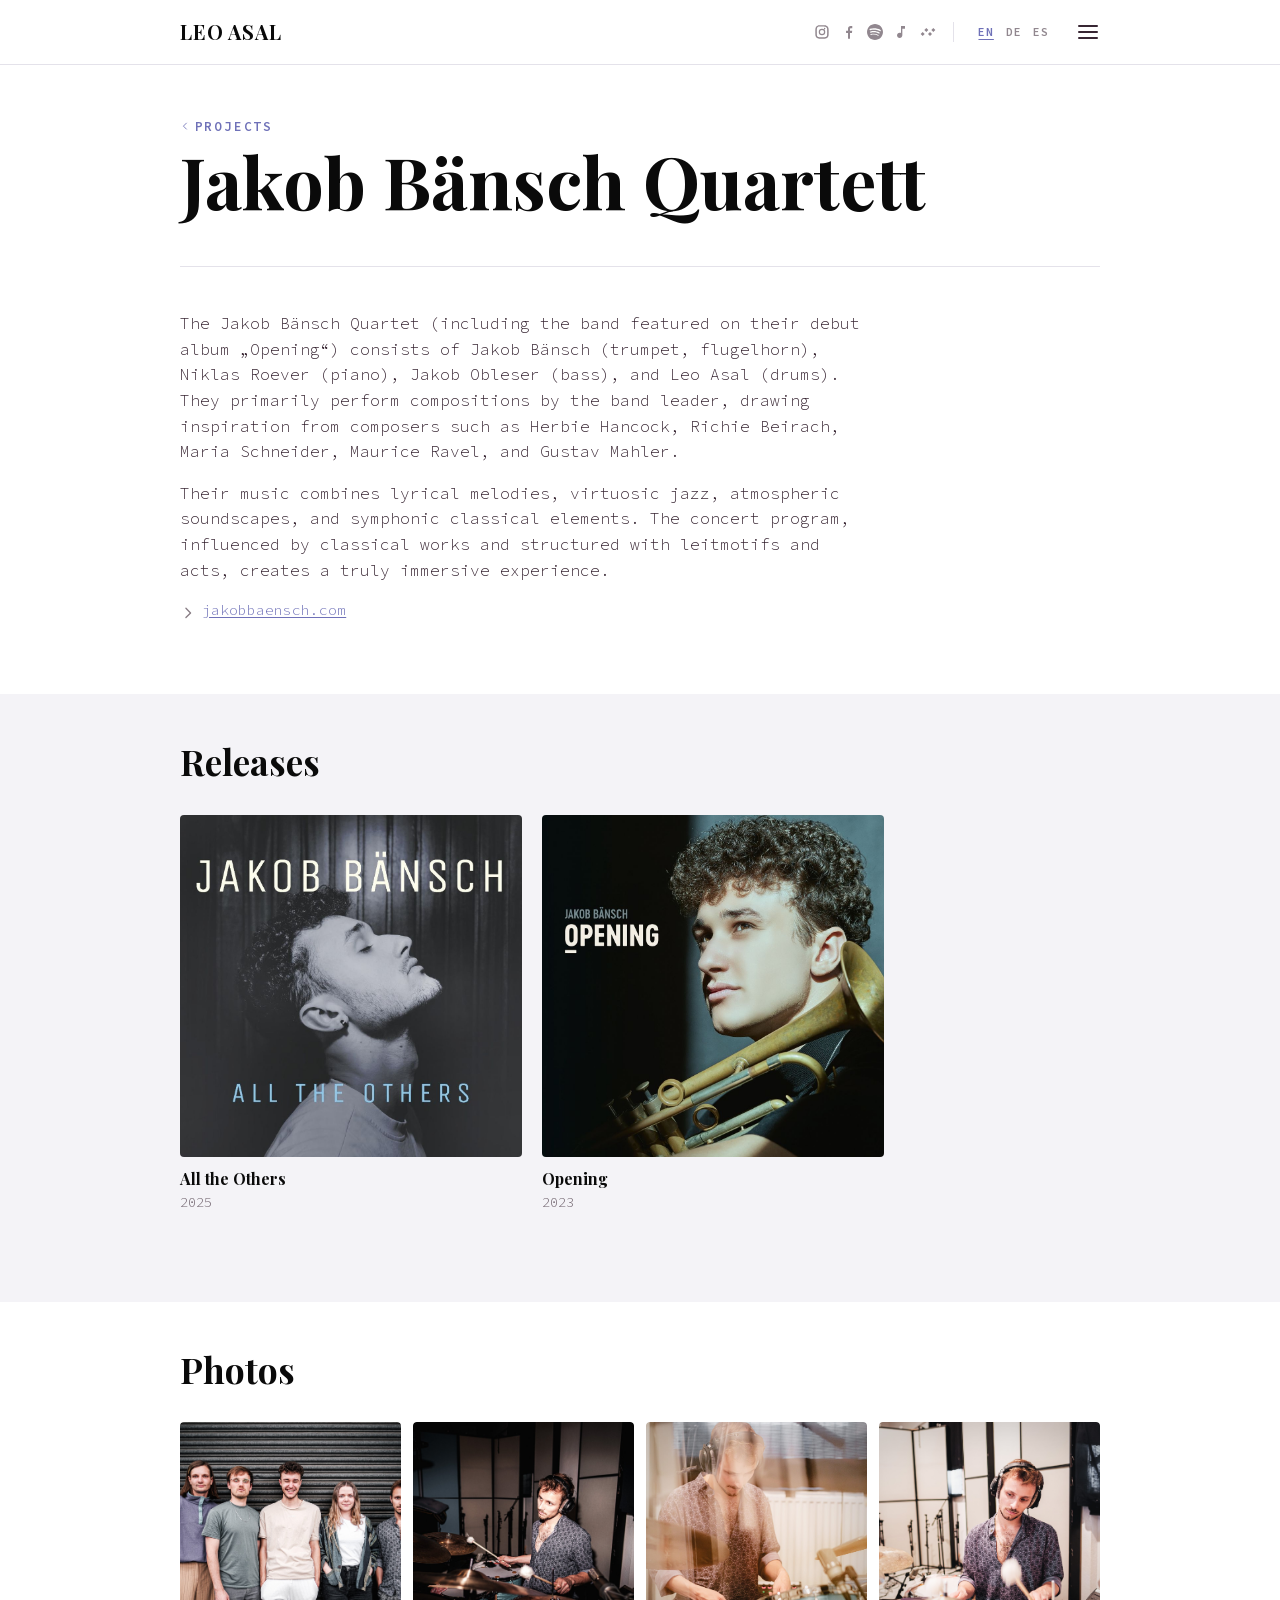
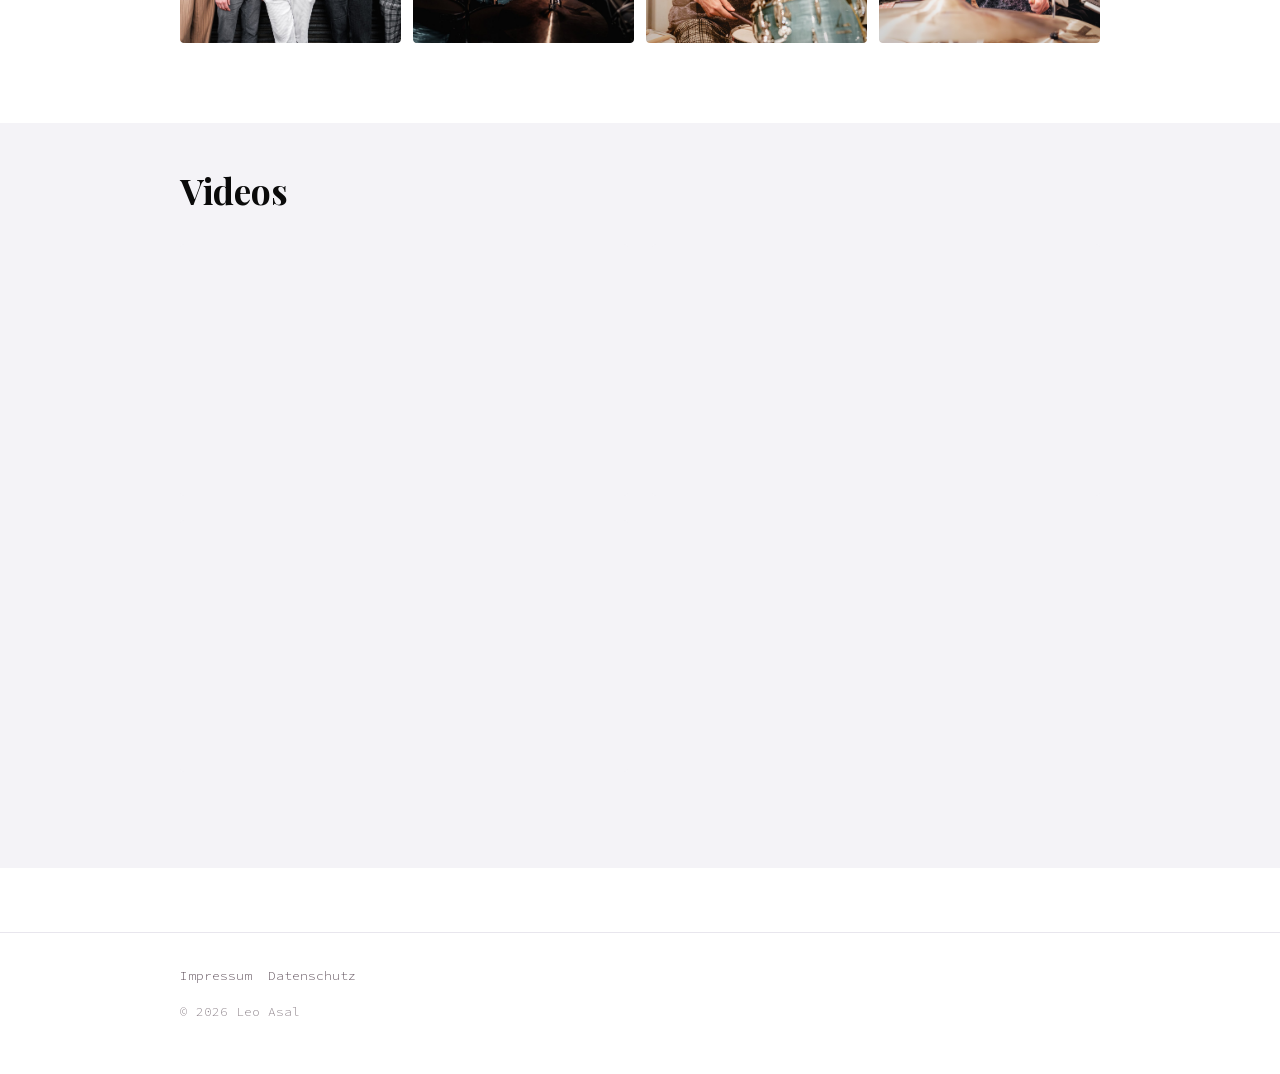
<file: jakob-baensch-quartett.html>
<!doctype html>
<html lang="en">
<head>
<meta charset="utf-8">
<meta name="viewport" content="width=device-width, initial-scale=1">
<title data-i18n="head.baensch.title">Jakob Bänsch Quartett – Leo Asal</title>
<link rel="stylesheet" href="assets/css/style.css">
<link rel="icon" href="assets/images/favicon.svg" type="image/svg+xml">
<link rel="icon" href="assets/images/favicon-32.png" sizes="32x32" type="image/png">
<link rel="apple-touch-icon" href="assets/images/apple-touch-icon.png">
</head>
<body class="project-page">
<a class="skip-link" href="#main">Skip to content</a>

<header class="site-header">
  <div class="container">
    <a href="index.html" class="logo">LEO ASAL</a>
    <div class="header-actions">
      <div class="site-social">
      <a href="https://instagram.com/_leoasal_" target="_blank" rel="noopener" aria-label="Instagram">
        <svg viewBox="0 0 24 24" aria-hidden="true"><path d="M12 2c2.72 0 3.06.01 4.12.06 1.06.05 1.79.22 2.43.47.66.26 1.22.6 1.77 1.15.55.55.9 1.11 1.15 1.77.25.64.42 1.37.47 2.43.05 1.06.06 1.4.06 4.12s-.01 3.06-.06 4.12c-.05 1.06-.22 1.79-.47 2.43a4.9 4.9 0 0 1-1.15 1.77 4.9 4.9 0 0 1-1.77 1.15c-.64.25-1.37.42-2.43.47-1.06.05-1.4.06-4.12.06s-3.06-.01-4.12-.06c-1.06-.05-1.79-.22-2.43-.47a4.9 4.9 0 0 1-1.77-1.15 4.9 4.9 0 0 1-1.15-1.77c-.25-.64-.42-1.37-.47-2.43C2.01 15.06 2 14.72 2 12s.01-3.06.06-4.12c.05-1.06.22-1.79.47-2.43.26-.66.6-1.22 1.15-1.77A4.9 4.9 0 0 1 5.45 2.53c.64-.25 1.37-.42 2.43-.47C8.94 2.01 9.28 2 12 2zm0 1.8c-2.67 0-2.99.01-4.04.06-.87.04-1.34.18-1.65.3-.42.16-.71.36-1.02.67-.31.31-.5.6-.67 1.02-.12.31-.26.78-.3 1.65C4.27 8.85 4.26 9.17 4.26 12s.01 3.15.06 4.2c.04.87.18 1.34.3 1.65.16.42.36.71.67 1.02.31.31.6.5 1.02.67.31.12.78.26 1.65.3 1.05.05 1.37.06 4.04.06s2.99-.01 4.04-.06c.87-.04 1.34-.18 1.65-.3.42-.16.71-.36 1.02-.67.31-.31.5-.6.67-1.02.12-.31.26-.78.3-1.65.05-1.05.06-1.37.06-4.2s-.01-3.15-.06-4.2c-.04-.87-.18-1.34-.3-1.65a2.7 2.7 0 0 0-.67-1.02 2.7 2.7 0 0 0-1.02-.67c-.31-.12-.78-.26-1.65-.3C14.99 3.81 14.67 3.8 12 3.8zm0 3.32a4.88 4.88 0 1 1 0 9.76 4.88 4.88 0 0 1 0-9.76zm0 1.8a3.08 3.08 0 1 0 0 6.16 3.08 3.08 0 0 0 0-6.16zm5.08-1.99a1.14 1.14 0 1 1-2.28 0 1.14 1.14 0 0 1 2.28 0z"/></svg>
      </a>
      <a href="https://www.facebook.com/leoasalmusic/" target="_blank" rel="noopener" aria-label="Facebook">
        <svg viewBox="0 0 24 24" aria-hidden="true"><path d="M13.5 22v-8.6h2.9l.4-3.4h-3.3V7.8c0-1 .3-1.6 1.7-1.6h1.7V3.1C16.6 3 15.6 3 14.5 3c-2.4 0-4 1.5-4 4.1v2.9H7.6v3.4h2.9V22h3z"/></svg>
      </a>
      <a href="https://open.spotify.com/intl-de/artist/1tU93tGWZVBl7VZp2hpwt6" target="_blank" rel="noopener" aria-label="Spotify">
        <svg viewBox="0 0 24 24" aria-hidden="true"><path d="M12 0C5.4 0 0 5.4 0 12s5.4 12 12 12 12-5.4 12-12S18.66 0 12 0zm5.521 17.34c-.24.359-.66.48-1.021.24-2.82-1.74-6.36-2.101-10.561-1.141-.418.122-.779-.179-.899-.539-.12-.421.18-.78.54-.9 4.56-1.021 8.52-.6 11.64 1.32.42.18.48.659.301 1.02zm1.44-3.3c-.301.42-.841.6-1.262.3-3.239-1.98-8.159-2.58-11.939-1.38-.479.12-1.02-.12-1.14-.6-.12-.48.12-1.021.6-1.141C9.6 9.9 15 10.561 18.72 12.84c.361.181.54.78.241 1.2zm.12-3.36C15.24 8.4 8.82 8.16 5.16 9.301c-.6.179-1.2-.181-1.38-.721-.18-.601.18-1.2.72-1.381 4.26-1.26 11.28-1.02 15.721 1.621.539.3.719 1.02.42 1.56-.299.421-1.02.599-1.559.3z"/></svg>
      </a>
      <a href="https://music.apple.com/de/artist/leo-asal/1523986709" target="_blank" rel="noopener" aria-label="Apple Music">
        <svg viewBox="0 0 24 24" aria-hidden="true"><path d="M12 3v10.55c-.59-.34-1.27-.55-2-.55-2.21 0-4 1.79-4 4s1.79 4 4 4 4-1.79 4-4V7h4V3h-6z"/></svg>
      </a>
      <a href="https://tidal.com/artist/20479911/u" target="_blank" rel="noopener" aria-label="Tidal">
        <svg viewBox="0 0 24 24" aria-hidden="true"><path d="M4 12L7 15L4 18L1 15Z M9.5 6L12.5 9L9.5 12L6.5 9Z M15 12L18 15L15 18L12 15Z M20 6L23 9L20 12L17 9Z"/></svg>
      </a>
      </div>
      <div class="lang-switch" role="group" aria-label="Language">
        <button type="button" data-lang="en">EN</button>
        <button type="button" data-lang="de">DE</button>
        <button type="button" data-lang="es">ES</button>
      </div>
      <button type="button" class="menu-toggle" aria-expanded="false" aria-controls="menu-panel" aria-label="Menu" data-i18n-attr="aria-label:nav.menu">
        <span class="menu-toggle-bars" aria-hidden="true"><span></span><span></span><span></span></span>
      </button>
    </div>
  </div>
  <nav class="menu-panel" id="menu-panel" aria-label="Main navigation">
      <ul>
        <li><a href="index.html#home" data-i18n="nav.home">Home</a></li>
        <li><a href="index.html#blog" data-i18n="nav.blog">Blog</a></li>
        <li><a href="index.html#bio" data-i18n="nav.bio">Bio</a></li>
        <li><a href="index.html#dates" data-i18n="nav.dates">Dates</a></li>
        <li><a href="index.html#projects" aria-current="page" data-i18n="nav.projects">Projects</a></li>
        <li><a href="index.html#gear" data-i18n="nav.gear">Gear</a></li>
        <li><a href="index.html#lessons" data-i18n="nav.lessons">Lessons</a></li>
        <li><a href="index.html#contact" data-i18n="nav.contact">Contact</a></li>
      </ul>
    </nav>
</header>


<main id="main">
  <div class="container">
    <div class="page-header">
      <a class="eyebrow back-link" href="index.html#projects">
        <svg viewBox="0 0 24 24" aria-hidden="true"><path d="M15 5l-7 7 7 7" fill="none" stroke="currentColor" stroke-width="2" stroke-linecap="round" stroke-linejoin="round"/></svg>
        <span data-i18n="nav.projects">Projects</span>
      </a>
      <h1>Jakob Bänsch Quartett</h1>
    </div>
  </div>

  <section class="home-section">
   <div class="container">
    <p class="bio-text" style="max-width:68ch" data-i18n="baensch.description1">The Jakob Bänsch Quartet (including the band featured on their debut album „Opening“) consists of Jakob Bänsch (trumpet, flugelhorn), Niklas Roever (piano), Jakob Obleser (bass), and Leo Asal (drums). They primarily perform compositions by the band leader, drawing inspiration from composers such as Herbie Hancock, Richie Beirach, Maria Schneider, Maurice Ravel, and Gustav Mahler.</p>
    <p class="bio-text" style="max-width:68ch" data-i18n="baensch.description2">Their music combines lyrical melodies, virtuosic jazz, atmospheric soundscapes, and symphonic classical elements. The concert program, influenced by classical works and structured with leitmotifs and acts, creates a truly immersive experience.</p>

    <div class="project-link">
      <span class="date-detail-icon" aria-hidden="true">
        <svg viewBox="0 0 24 24" aria-hidden="true"><path d="M9 5l7 7-7 7" fill="none" stroke="currentColor" stroke-width="2" stroke-linecap="round" stroke-linejoin="round"/></svg>
      </span>
      <a class="date-link" href="https://jakobbaensch.com" target="_blank" rel="noopener">jakobbaensch.com</a>
    </div>
   </div>
  </section>

  <section class="home-section home-section--alt">
   <div class="container">
    <h2 data-i18n="project.releasesHeading">Releases</h2>
    <div class="discography epk-covers">
      <figure class="discography-item">
        <button type="button" class="cover-trigger" data-lightbox="assets/images/baensch-album-all-the-others.jpg">
          <img src="assets/images/baensch-album-all-the-others.jpg" alt="Jakob Bänsch – All the Others (album cover)" loading="lazy">
        </button>
        <figcaption>
          <span class="discography-title">All the Others</span>
          <span class="discography-year">2025</span>
        </figcaption>
      </figure>
      <figure class="discography-item">
        <button type="button" class="cover-trigger" data-lightbox="assets/images/baensch-album-opening.jpg">
          <img src="assets/images/baensch-album-opening.jpg" alt="Jakob Bänsch – Opening (album cover)" loading="lazy">
        </button>
        <figcaption>
          <span class="discography-title">Opening</span>
          <span class="discography-year">2023</span>
        </figcaption>
      </figure>
    </div>
   </div>
  </section>

  <section class="home-section">
   <div class="container">
    <h2 data-i18n="project.photosHeading">Photos</h2>
    <div class="epk-gallery epk-gallery--color" data-credit="©" data-credit-name="Vincent Sima">
      <button type="button" class="cover-trigger" data-lightbox="assets/images/baensch-photo-1.jpg">
        <img src="assets/images/baensch-photo-1.jpg" alt="Jakob Bänsch Quartett photo" loading="lazy">
      </button>
      <button type="button" class="cover-trigger" data-lightbox="assets/images/baensch-photo-2.jpg">
        <img src="assets/images/baensch-photo-2.jpg" alt="Jakob Bänsch Quartett photo" loading="lazy">
      </button>
      <button type="button" class="cover-trigger" data-lightbox="assets/images/baensch-photo-3.jpg">
        <img src="assets/images/baensch-photo-3.jpg" alt="Jakob Bänsch Quartett photo" loading="lazy">
      </button>
      <button type="button" class="cover-trigger" data-lightbox="assets/images/baensch-photo-4.jpg">
        <img src="assets/images/baensch-photo-4.jpg" alt="Jakob Bänsch Quartett photo" loading="lazy">
      </button>
    </div>
   </div>
  </section>

  <section class="home-section home-section--alt">
   <div class="container">
    <h2 data-i18n="project.videosHeading">Videos</h2>
    <div class="video-grid">
      <div class="video-embed">
        <iframe src="https://www.youtube-nocookie.com/embed/lfBHJFchUKM" title="Jakob Bänsch Quartett video" loading="lazy" allow="accelerometer; autoplay; clipboard-write; encrypted-media; gyroscope; picture-in-picture" allowfullscreen></iframe>
      </div>
      <div class="video-embed">
        <iframe src="https://www.youtube-nocookie.com/embed/rkBqU7Wa2lo" title="Jakob Bänsch Quartett video" loading="lazy" allow="accelerometer; autoplay; clipboard-write; encrypted-media; gyroscope; picture-in-picture" allowfullscreen></iframe>
      </div>
      <div class="video-embed">
        <iframe src="https://www.youtube-nocookie.com/embed/co6MLhcgzjY" title="Jakob Bänsch Quartett video" loading="lazy" allow="accelerometer; autoplay; clipboard-write; encrypted-media; gyroscope; picture-in-picture" allowfullscreen></iframe>
      </div>
    </div>
   </div>
  </section>
</main>

<footer class="site-footer">
  <div class="container">
    <a href="impressum.html">Impressum</a>
    <a href="datenschutz.html">Datenschutz</a>
    <p class="copyright">© 2026 Leo Asal</p>
  </div>
</footer>

<script src="assets/js/i18n.js"></script>
<script src="assets/js/menu.js"></script>
<script src="assets/js/anchor-scroll.js"></script>
<script src="assets/js/lightbox.js"></script>
<script src="assets/js/soft-scroll.js"></script>
<script src="assets/js/gallery-nav.js"></script>
</body>
</html>
</file>
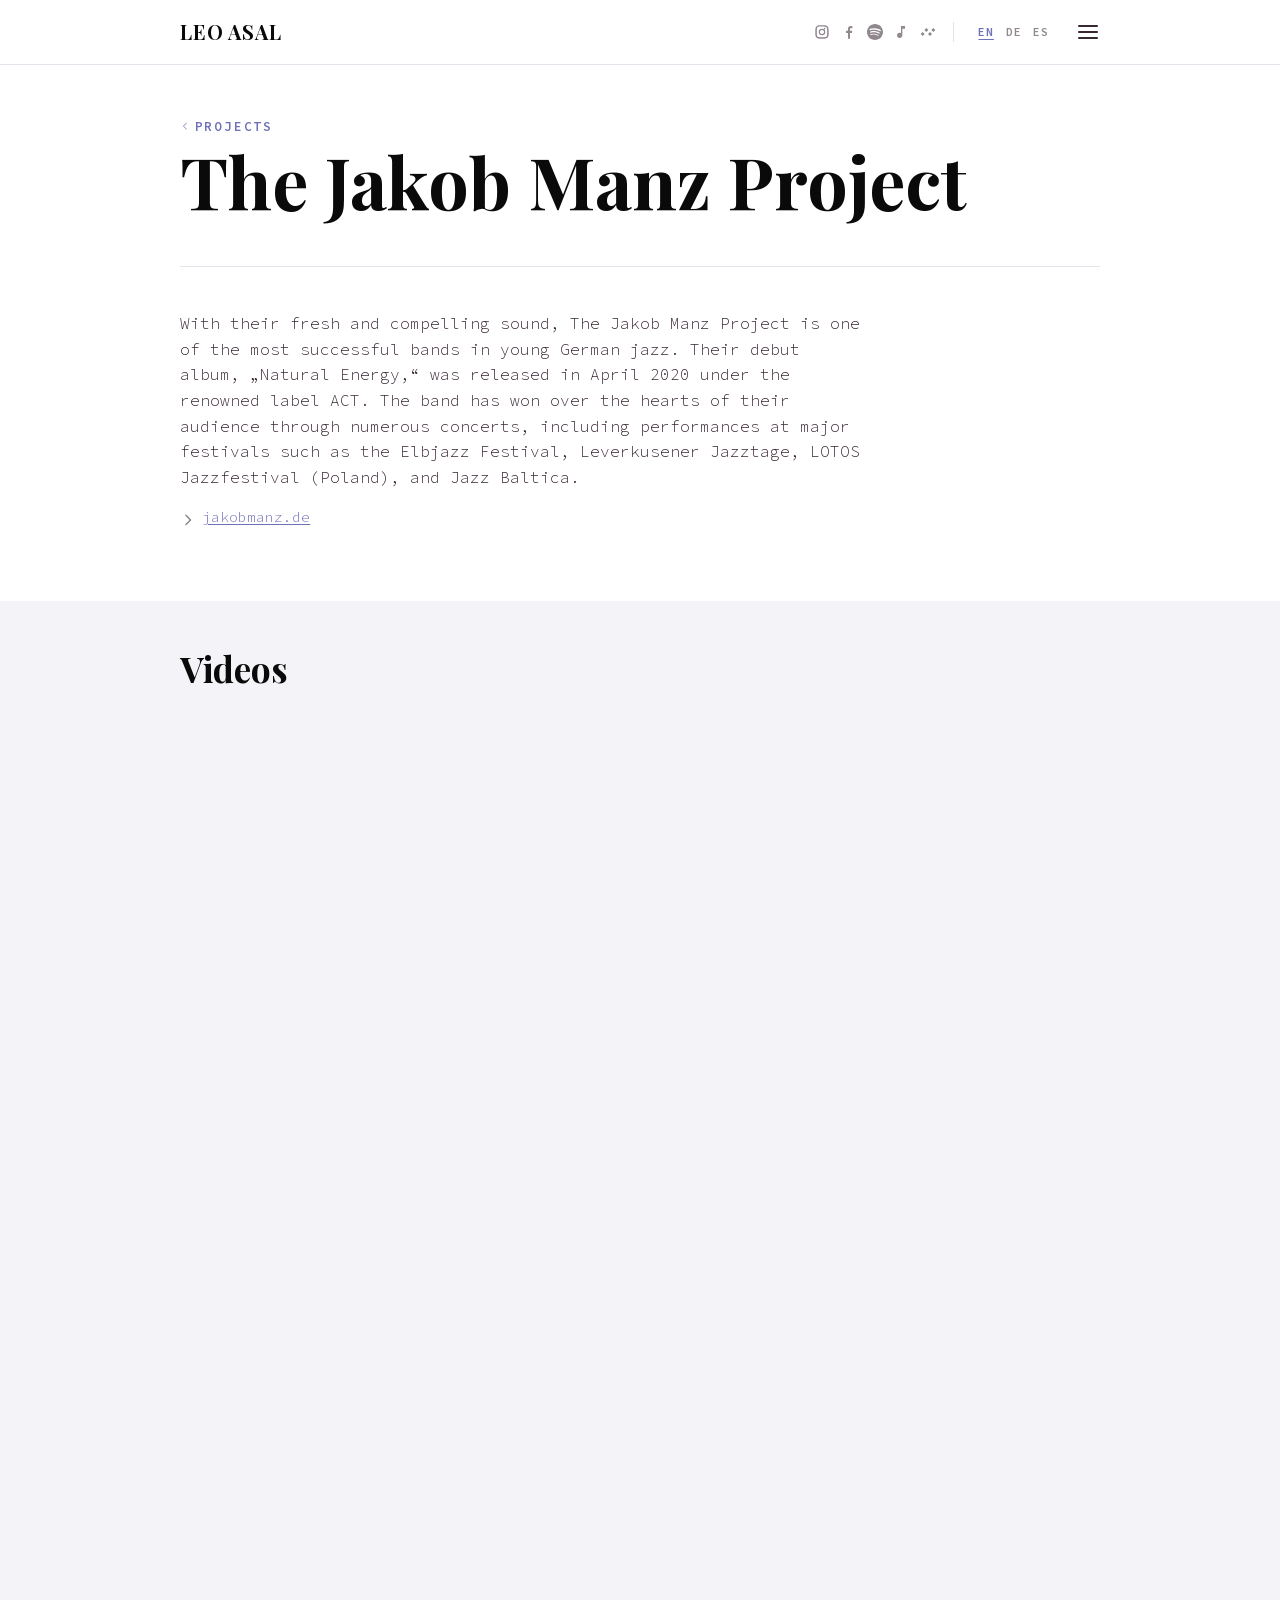
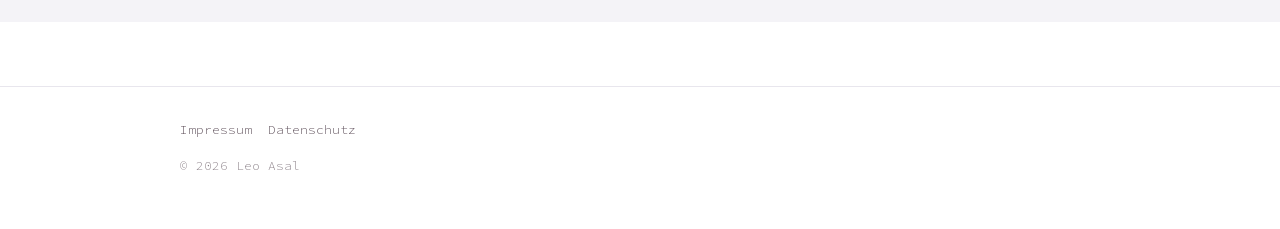
<file: jakob-manz-project.html>
<!doctype html>
<html lang="en">
<head>
<meta charset="utf-8">
<meta name="viewport" content="width=device-width, initial-scale=1">
<title data-i18n="head.jakobmanz.title">The Jakob Manz Project – Leo Asal</title>
<link rel="stylesheet" href="assets/css/style.css">
<link rel="icon" href="assets/images/favicon.svg" type="image/svg+xml">
<link rel="icon" href="assets/images/favicon-32.png" sizes="32x32" type="image/png">
<link rel="apple-touch-icon" href="assets/images/apple-touch-icon.png">
</head>
<body class="project-page">
<a class="skip-link" href="#main">Skip to content</a>

<header class="site-header">
  <div class="container">
    <a href="index.html" class="logo">LEO ASAL</a>
    <div class="header-actions">
      <div class="site-social">
      <a href="https://instagram.com/_leoasal_" target="_blank" rel="noopener" aria-label="Instagram">
        <svg viewBox="0 0 24 24" aria-hidden="true"><path d="M12 2c2.72 0 3.06.01 4.12.06 1.06.05 1.79.22 2.43.47.66.26 1.22.6 1.77 1.15.55.55.9 1.11 1.15 1.77.25.64.42 1.37.47 2.43.05 1.06.06 1.4.06 4.12s-.01 3.06-.06 4.12c-.05 1.06-.22 1.79-.47 2.43a4.9 4.9 0 0 1-1.15 1.77 4.9 4.9 0 0 1-1.77 1.15c-.64.25-1.37.42-2.43.47-1.06.05-1.4.06-4.12.06s-3.06-.01-4.12-.06c-1.06-.05-1.79-.22-2.43-.47a4.9 4.9 0 0 1-1.77-1.15 4.9 4.9 0 0 1-1.15-1.77c-.25-.64-.42-1.37-.47-2.43C2.01 15.06 2 14.72 2 12s.01-3.06.06-4.12c.05-1.06.22-1.79.47-2.43.26-.66.6-1.22 1.15-1.77A4.9 4.9 0 0 1 5.45 2.53c.64-.25 1.37-.42 2.43-.47C8.94 2.01 9.28 2 12 2zm0 1.8c-2.67 0-2.99.01-4.04.06-.87.04-1.34.18-1.65.3-.42.16-.71.36-1.02.67-.31.31-.5.6-.67 1.02-.12.31-.26.78-.3 1.65C4.27 8.85 4.26 9.17 4.26 12s.01 3.15.06 4.2c.04.87.18 1.34.3 1.65.16.42.36.71.67 1.02.31.31.6.5 1.02.67.31.12.78.26 1.65.3 1.05.05 1.37.06 4.04.06s2.99-.01 4.04-.06c.87-.04 1.34-.18 1.65-.3.42-.16.71-.36 1.02-.67.31-.31.5-.6.67-1.02.12-.31.26-.78.3-1.65.05-1.05.06-1.37.06-4.2s-.01-3.15-.06-4.2c-.04-.87-.18-1.34-.3-1.65a2.7 2.7 0 0 0-.67-1.02 2.7 2.7 0 0 0-1.02-.67c-.31-.12-.78-.26-1.65-.3C14.99 3.81 14.67 3.8 12 3.8zm0 3.32a4.88 4.88 0 1 1 0 9.76 4.88 4.88 0 0 1 0-9.76zm0 1.8a3.08 3.08 0 1 0 0 6.16 3.08 3.08 0 0 0 0-6.16zm5.08-1.99a1.14 1.14 0 1 1-2.28 0 1.14 1.14 0 0 1 2.28 0z"/></svg>
      </a>
      <a href="https://www.facebook.com/leoasalmusic/" target="_blank" rel="noopener" aria-label="Facebook">
        <svg viewBox="0 0 24 24" aria-hidden="true"><path d="M13.5 22v-8.6h2.9l.4-3.4h-3.3V7.8c0-1 .3-1.6 1.7-1.6h1.7V3.1C16.6 3 15.6 3 14.5 3c-2.4 0-4 1.5-4 4.1v2.9H7.6v3.4h2.9V22h3z"/></svg>
      </a>
      <a href="https://open.spotify.com/intl-de/artist/1tU93tGWZVBl7VZp2hpwt6" target="_blank" rel="noopener" aria-label="Spotify">
        <svg viewBox="0 0 24 24" aria-hidden="true"><path d="M12 0C5.4 0 0 5.4 0 12s5.4 12 12 12 12-5.4 12-12S18.66 0 12 0zm5.521 17.34c-.24.359-.66.48-1.021.24-2.82-1.74-6.36-2.101-10.561-1.141-.418.122-.779-.179-.899-.539-.12-.421.18-.78.54-.9 4.56-1.021 8.52-.6 11.64 1.32.42.18.48.659.301 1.02zm1.44-3.3c-.301.42-.841.6-1.262.3-3.239-1.98-8.159-2.58-11.939-1.38-.479.12-1.02-.12-1.14-.6-.12-.48.12-1.021.6-1.141C9.6 9.9 15 10.561 18.72 12.84c.361.181.54.78.241 1.2zm.12-3.36C15.24 8.4 8.82 8.16 5.16 9.301c-.6.179-1.2-.181-1.38-.721-.18-.601.18-1.2.72-1.381 4.26-1.26 11.28-1.02 15.721 1.621.539.3.719 1.02.42 1.56-.299.421-1.02.599-1.559.3z"/></svg>
      </a>
      <a href="https://music.apple.com/de/artist/leo-asal/1523986709" target="_blank" rel="noopener" aria-label="Apple Music">
        <svg viewBox="0 0 24 24" aria-hidden="true"><path d="M12 3v10.55c-.59-.34-1.27-.55-2-.55-2.21 0-4 1.79-4 4s1.79 4 4 4 4-1.79 4-4V7h4V3h-6z"/></svg>
      </a>
      <a href="https://tidal.com/artist/20479911/u" target="_blank" rel="noopener" aria-label="Tidal">
        <svg viewBox="0 0 24 24" aria-hidden="true"><path d="M4 12L7 15L4 18L1 15Z M9.5 6L12.5 9L9.5 12L6.5 9Z M15 12L18 15L15 18L12 15Z M20 6L23 9L20 12L17 9Z"/></svg>
      </a>
      </div>
      <div class="lang-switch" role="group" aria-label="Language">
        <button type="button" data-lang="en">EN</button>
        <button type="button" data-lang="de">DE</button>
        <button type="button" data-lang="es">ES</button>
      </div>
      <button type="button" class="menu-toggle" aria-expanded="false" aria-controls="menu-panel" aria-label="Menu" data-i18n-attr="aria-label:nav.menu">
        <span class="menu-toggle-bars" aria-hidden="true"><span></span><span></span><span></span></span>
      </button>
    </div>
  </div>
  <nav class="menu-panel" id="menu-panel" aria-label="Main navigation">
      <ul>
        <li><a href="index.html#home" data-i18n="nav.home">Home</a></li>
        <li><a href="index.html#blog" data-i18n="nav.blog">Blog</a></li>
        <li><a href="index.html#bio" data-i18n="nav.bio">Bio</a></li>
        <li><a href="index.html#dates" data-i18n="nav.dates">Dates</a></li>
        <li><a href="index.html#projects" aria-current="page" data-i18n="nav.projects">Projects</a></li>
        <li><a href="index.html#gear" data-i18n="nav.gear">Gear</a></li>
        <li><a href="index.html#lessons" data-i18n="nav.lessons">Lessons</a></li>
        <li><a href="index.html#contact" data-i18n="nav.contact">Contact</a></li>
      </ul>
    </nav>
</header>


<main id="main">
  <div class="container">
    <div class="page-header">
      <a class="eyebrow back-link" href="index.html#projects">
        <svg viewBox="0 0 24 24" aria-hidden="true"><path d="M15 5l-7 7 7 7" fill="none" stroke="currentColor" stroke-width="2" stroke-linecap="round" stroke-linejoin="round"/></svg>
        <span data-i18n="nav.projects">Projects</span>
      </a>
      <h1>The Jakob Manz Project</h1>
    </div>
  </div>

  <section class="home-section">
   <div class="container">
    <p class="bio-text" style="max-width:68ch" data-i18n="jakobmanz.description">With their fresh and compelling sound, The Jakob Manz Project is one of the most successful bands in young German jazz. Their debut album, „Natural Energy,“ was released in April 2020 under the renowned label ACT. The band has won over the hearts of their audience through numerous concerts, including performances at major festivals such as the Elbjazz Festival, Leverkusener Jazztage, LOTOS Jazzfestival (Poland), and Jazz Baltica.</p>

    <div class="project-link">
      <span class="date-detail-icon" aria-hidden="true">
        <svg viewBox="0 0 24 24" aria-hidden="true"><path d="M9 5l7 7-7 7" fill="none" stroke="currentColor" stroke-width="2" stroke-linecap="round" stroke-linejoin="round"/></svg>
      </span>
      <a class="date-link" href="https://jakobmanz.de" target="_blank" rel="noopener">jakobmanz.de</a>
    </div>
   </div>
  </section>

  <section class="home-section home-section--alt">
   <div class="container">
    <h2 data-i18n="project.videosHeading">Videos</h2>
    <div class="video-grid">
      <div class="video-embed">
        <iframe src="https://www.youtube-nocookie.com/embed/mGx2jk9XGVk" title="The Jakob Manz Project video" loading="lazy" allow="accelerometer; autoplay; clipboard-write; encrypted-media; gyroscope; picture-in-picture" allowfullscreen></iframe>
      </div>
      <div class="video-embed">
        <iframe src="https://www.youtube-nocookie.com/embed/G3KnYDemlgA" title="The Jakob Manz Project video" loading="lazy" allow="accelerometer; autoplay; clipboard-write; encrypted-media; gyroscope; picture-in-picture" allowfullscreen></iframe>
      </div>
      <div class="video-embed">
        <iframe src="https://www.youtube-nocookie.com/embed/vJeJa0fXXoc" title="The Jakob Manz Project video" loading="lazy" allow="accelerometer; autoplay; clipboard-write; encrypted-media; gyroscope; picture-in-picture" allowfullscreen></iframe>
      </div>
      <div class="video-embed">
        <iframe src="https://www.youtube-nocookie.com/embed/JlQZKEHF5pA" title="The Jakob Manz Project video" loading="lazy" allow="accelerometer; autoplay; clipboard-write; encrypted-media; gyroscope; picture-in-picture" allowfullscreen></iframe>
      </div>
      <div class="video-embed">
        <iframe src="https://www.youtube-nocookie.com/embed/geb_F1Px210" title="The Jakob Manz Project video" loading="lazy" allow="accelerometer; autoplay; clipboard-write; encrypted-media; gyroscope; picture-in-picture" allowfullscreen></iframe>
      </div>
    </div>
   </div>
  </section>
</main>

<footer class="site-footer">
  <div class="container">
    <a href="impressum.html">Impressum</a>
    <a href="datenschutz.html">Datenschutz</a>
    <p class="copyright">© 2026 Leo Asal</p>
  </div>
</footer>

<script src="assets/js/i18n.js"></script>
<script src="assets/js/menu.js"></script>
<script src="assets/js/anchor-scroll.js"></script>
</body>
</html>
</file>
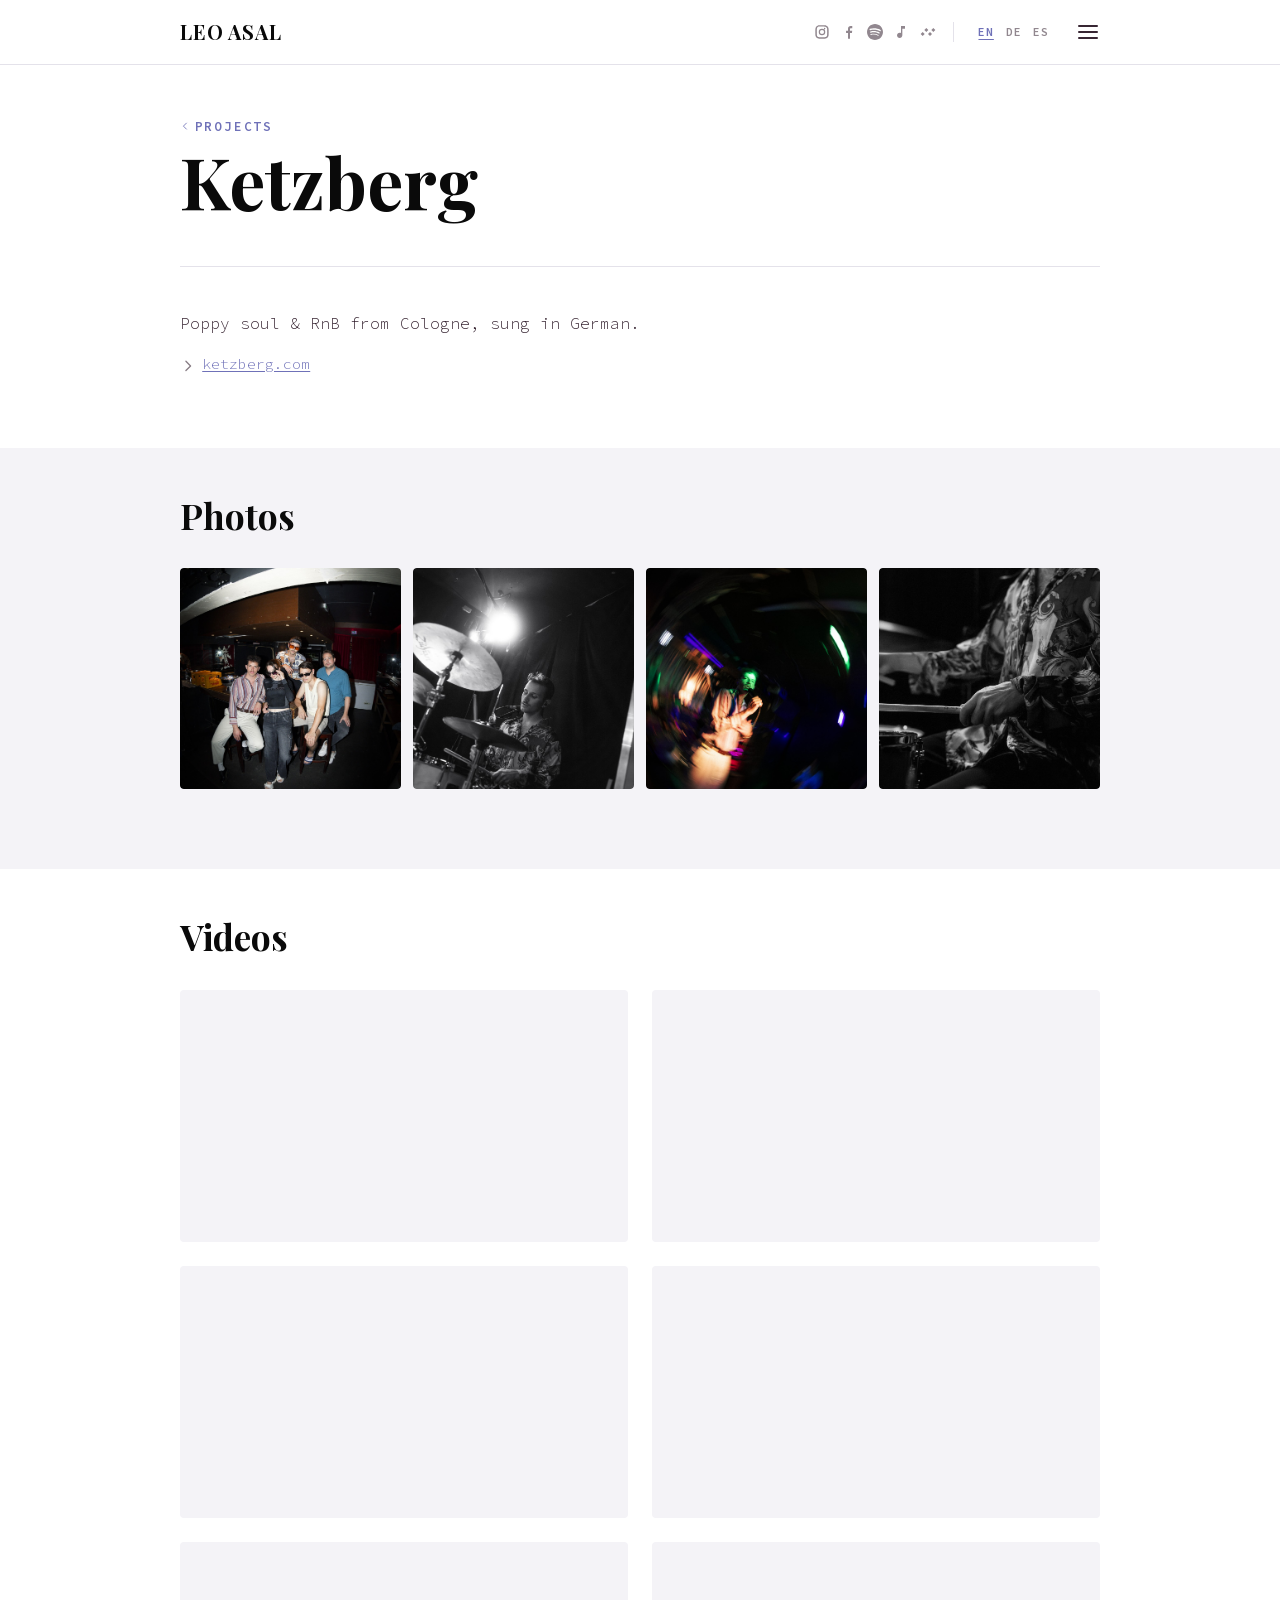
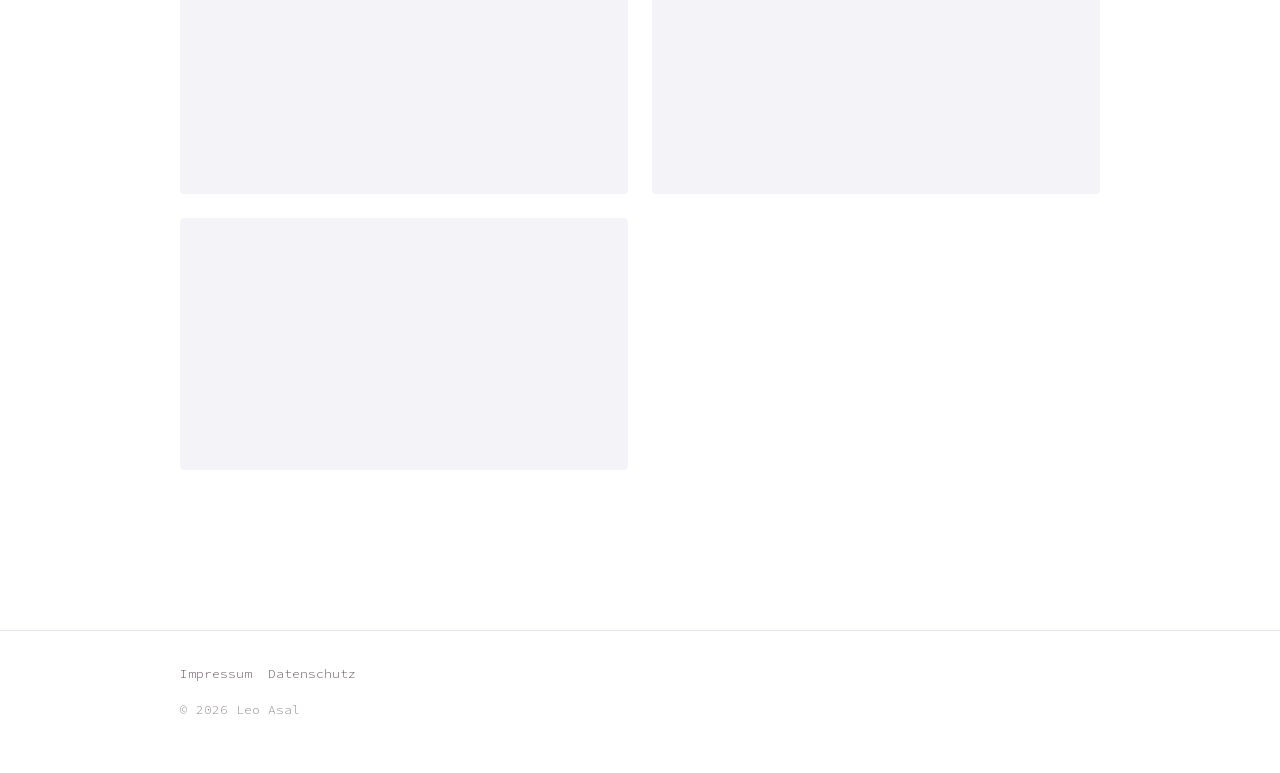
<file: ketzberg.html>
<!doctype html>
<html lang="en">
<head>
<meta charset="utf-8">
<meta name="viewport" content="width=device-width, initial-scale=1">
<title data-i18n="head.ketzberg.title">Ketzberg – Leo Asal</title>
<link rel="stylesheet" href="assets/css/style.css">
<link rel="icon" href="assets/images/favicon.svg" type="image/svg+xml">
<link rel="icon" href="assets/images/favicon-32.png" sizes="32x32" type="image/png">
<link rel="apple-touch-icon" href="assets/images/apple-touch-icon.png">
</head>
<body class="project-page">
<a class="skip-link" href="#main">Skip to content</a>

<header class="site-header">
  <div class="container">
    <a href="index.html" class="logo">LEO ASAL</a>
    <div class="header-actions">
      <div class="site-social">
      <a href="https://instagram.com/_leoasal_" target="_blank" rel="noopener" aria-label="Instagram">
        <svg viewBox="0 0 24 24" aria-hidden="true"><path d="M12 2c2.72 0 3.06.01 4.12.06 1.06.05 1.79.22 2.43.47.66.26 1.22.6 1.77 1.15.55.55.9 1.11 1.15 1.77.25.64.42 1.37.47 2.43.05 1.06.06 1.4.06 4.12s-.01 3.06-.06 4.12c-.05 1.06-.22 1.79-.47 2.43a4.9 4.9 0 0 1-1.15 1.77 4.9 4.9 0 0 1-1.77 1.15c-.64.25-1.37.42-2.43.47-1.06.05-1.4.06-4.12.06s-3.06-.01-4.12-.06c-1.06-.05-1.79-.22-2.43-.47a4.9 4.9 0 0 1-1.77-1.15 4.9 4.9 0 0 1-1.15-1.77c-.25-.64-.42-1.37-.47-2.43C2.01 15.06 2 14.72 2 12s.01-3.06.06-4.12c.05-1.06.22-1.79.47-2.43.26-.66.6-1.22 1.15-1.77A4.9 4.9 0 0 1 5.45 2.53c.64-.25 1.37-.42 2.43-.47C8.94 2.01 9.28 2 12 2zm0 1.8c-2.67 0-2.99.01-4.04.06-.87.04-1.34.18-1.65.3-.42.16-.71.36-1.02.67-.31.31-.5.6-.67 1.02-.12.31-.26.78-.3 1.65C4.27 8.85 4.26 9.17 4.26 12s.01 3.15.06 4.2c.04.87.18 1.34.3 1.65.16.42.36.71.67 1.02.31.31.6.5 1.02.67.31.12.78.26 1.65.3 1.05.05 1.37.06 4.04.06s2.99-.01 4.04-.06c.87-.04 1.34-.18 1.65-.3.42-.16.71-.36 1.02-.67.31-.31.5-.6.67-1.02.12-.31.26-.78.3-1.65.05-1.05.06-1.37.06-4.2s-.01-3.15-.06-4.2c-.04-.87-.18-1.34-.3-1.65a2.7 2.7 0 0 0-.67-1.02 2.7 2.7 0 0 0-1.02-.67c-.31-.12-.78-.26-1.65-.3C14.99 3.81 14.67 3.8 12 3.8zm0 3.32a4.88 4.88 0 1 1 0 9.76 4.88 4.88 0 0 1 0-9.76zm0 1.8a3.08 3.08 0 1 0 0 6.16 3.08 3.08 0 0 0 0-6.16zm5.08-1.99a1.14 1.14 0 1 1-2.28 0 1.14 1.14 0 0 1 2.28 0z"/></svg>
      </a>
      <a href="https://www.facebook.com/leoasalmusic/" target="_blank" rel="noopener" aria-label="Facebook">
        <svg viewBox="0 0 24 24" aria-hidden="true"><path d="M13.5 22v-8.6h2.9l.4-3.4h-3.3V7.8c0-1 .3-1.6 1.7-1.6h1.7V3.1C16.6 3 15.6 3 14.5 3c-2.4 0-4 1.5-4 4.1v2.9H7.6v3.4h2.9V22h3z"/></svg>
      </a>
      <a href="https://open.spotify.com/intl-de/artist/1tU93tGWZVBl7VZp2hpwt6" target="_blank" rel="noopener" aria-label="Spotify">
        <svg viewBox="0 0 24 24" aria-hidden="true"><path d="M12 0C5.4 0 0 5.4 0 12s5.4 12 12 12 12-5.4 12-12S18.66 0 12 0zm5.521 17.34c-.24.359-.66.48-1.021.24-2.82-1.74-6.36-2.101-10.561-1.141-.418.122-.779-.179-.899-.539-.12-.421.18-.78.54-.9 4.56-1.021 8.52-.6 11.64 1.32.42.18.48.659.301 1.02zm1.44-3.3c-.301.42-.841.6-1.262.3-3.239-1.98-8.159-2.58-11.939-1.38-.479.12-1.02-.12-1.14-.6-.12-.48.12-1.021.6-1.141C9.6 9.9 15 10.561 18.72 12.84c.361.181.54.78.241 1.2zm.12-3.36C15.24 8.4 8.82 8.16 5.16 9.301c-.6.179-1.2-.181-1.38-.721-.18-.601.18-1.2.72-1.381 4.26-1.26 11.28-1.02 15.721 1.621.539.3.719 1.02.42 1.56-.299.421-1.02.599-1.559.3z"/></svg>
      </a>
      <a href="https://music.apple.com/de/artist/leo-asal/1523986709" target="_blank" rel="noopener" aria-label="Apple Music">
        <svg viewBox="0 0 24 24" aria-hidden="true"><path d="M12 3v10.55c-.59-.34-1.27-.55-2-.55-2.21 0-4 1.79-4 4s1.79 4 4 4 4-1.79 4-4V7h4V3h-6z"/></svg>
      </a>
      <a href="https://tidal.com/artist/20479911/u" target="_blank" rel="noopener" aria-label="Tidal">
        <svg viewBox="0 0 24 24" aria-hidden="true"><path d="M4 12L7 15L4 18L1 15Z M9.5 6L12.5 9L9.5 12L6.5 9Z M15 12L18 15L15 18L12 15Z M20 6L23 9L20 12L17 9Z"/></svg>
      </a>
      </div>
      <div class="lang-switch" role="group" aria-label="Language">
        <button type="button" data-lang="en">EN</button>
        <button type="button" data-lang="de">DE</button>
        <button type="button" data-lang="es">ES</button>
      </div>
      <button type="button" class="menu-toggle" aria-expanded="false" aria-controls="menu-panel" aria-label="Menu" data-i18n-attr="aria-label:nav.menu">
        <span class="menu-toggle-bars" aria-hidden="true"><span></span><span></span><span></span></span>
      </button>
    </div>
  </div>
  <nav class="menu-panel" id="menu-panel" aria-label="Main navigation">
      <ul>
        <li><a href="index.html#home" data-i18n="nav.home">Home</a></li>
        <li><a href="index.html#blog" data-i18n="nav.blog">Blog</a></li>
        <li><a href="index.html#bio" data-i18n="nav.bio">Bio</a></li>
        <li><a href="index.html#dates" data-i18n="nav.dates">Dates</a></li>
        <li><a href="index.html#projects" aria-current="page" data-i18n="nav.projects">Projects</a></li>
        <li><a href="index.html#gear" data-i18n="nav.gear">Gear</a></li>
        <li><a href="index.html#lessons" data-i18n="nav.lessons">Lessons</a></li>
        <li><a href="index.html#contact" data-i18n="nav.contact">Contact</a></li>
      </ul>
    </nav>
</header>


<main id="main">
  <div class="container">
    <div class="page-header">
      <a class="eyebrow back-link" href="index.html#projects">
        <svg viewBox="0 0 24 24" aria-hidden="true"><path d="M15 5l-7 7 7 7" fill="none" stroke="currentColor" stroke-width="2" stroke-linecap="round" stroke-linejoin="round"/></svg>
        <span data-i18n="nav.projects">Projects</span>
      </a>
      <h1>Ketzberg</h1>
    </div>
  </div>

  <section class="home-section">
   <div class="container">
    <p class="bio-text" style="max-width:68ch" data-i18n="ketzberg.description">Poppy soul &amp; RnB from Cologne, sung in German.</p>

    <div class="project-link">
      <span class="date-detail-icon" aria-hidden="true">
        <svg viewBox="0 0 24 24" aria-hidden="true"><path d="M9 5l7 7-7 7" fill="none" stroke="currentColor" stroke-width="2" stroke-linecap="round" stroke-linejoin="round"/></svg>
      </span>
      <a class="date-link" href="https://ketzberg.com" target="_blank" rel="noopener">ketzberg.com</a>
    </div>
   </div>
  </section>

  <section class="home-section home-section--alt">
   <div class="container">
    <h2 data-i18n="project.photosHeading">Photos</h2>
    <div class="epk-gallery epk-gallery--color" data-credit="©" data-credit-name="@shotbysvenja" data-credit-url="https://www.instagram.com/shotbysvenja/">
      <button type="button" class="cover-trigger" data-lightbox="assets/images/ketzberg-photo-6.jpg">
        <img src="assets/images/ketzberg-photo-6.jpg" alt="Ketzberg photo" loading="lazy">
      </button>
      <button type="button" class="cover-trigger" data-lightbox="assets/images/ketzberg-photo-3.jpg">
        <img src="assets/images/ketzberg-photo-3.jpg" alt="Ketzberg photo" loading="lazy">
      </button>
      <button type="button" class="cover-trigger" data-lightbox="assets/images/ketzberg-photo-2.jpg">
        <img src="assets/images/ketzberg-photo-2.jpg" alt="Ketzberg photo" loading="lazy">
      </button>
      <button type="button" class="cover-trigger" data-lightbox="assets/images/ketzberg-photo-5.jpg">
        <img src="assets/images/ketzberg-photo-5.jpg" alt="Ketzberg photo" loading="lazy">
      </button>
    </div>
   </div>
  </section>

  <section class="home-section">
   <div class="container">
    <h2 data-i18n="project.videosHeading">Videos</h2>
    <div class="video-grid">
      <div class="video-embed">
        <iframe src="https://www.youtube-nocookie.com/embed/GI9he2uyjR4" title="Ketzberg video" loading="lazy" allow="accelerometer; autoplay; clipboard-write; encrypted-media; gyroscope; picture-in-picture" allowfullscreen></iframe>
      </div>
      <div class="video-embed">
        <iframe src="https://www.youtube-nocookie.com/embed/1xZXZRsswME" title="Ketzberg video" loading="lazy" allow="accelerometer; autoplay; clipboard-write; encrypted-media; gyroscope; picture-in-picture" allowfullscreen></iframe>
      </div>
      <div class="video-embed">
        <iframe src="https://www.youtube-nocookie.com/embed/Jglv9n-0wno" title="Ketzberg video" loading="lazy" allow="accelerometer; autoplay; clipboard-write; encrypted-media; gyroscope; picture-in-picture" allowfullscreen></iframe>
      </div>
      <div class="video-embed">
        <iframe src="https://www.youtube-nocookie.com/embed/MvrjQSOi4Ak" title="Ketzberg video" loading="lazy" allow="accelerometer; autoplay; clipboard-write; encrypted-media; gyroscope; picture-in-picture" allowfullscreen></iframe>
      </div>
      <div class="video-embed">
        <iframe src="https://www.youtube-nocookie.com/embed/G6Upzbp08Ts" title="Ketzberg video" loading="lazy" allow="accelerometer; autoplay; clipboard-write; encrypted-media; gyroscope; picture-in-picture" allowfullscreen></iframe>
      </div>
      <div class="video-embed">
        <iframe src="https://www.youtube-nocookie.com/embed/1O1uDUwaueY" title="Ketzberg video" loading="lazy" allow="accelerometer; autoplay; clipboard-write; encrypted-media; gyroscope; picture-in-picture" allowfullscreen></iframe>
      </div>
      <div class="video-embed">
        <iframe src="https://www.youtube-nocookie.com/embed/6wVARBujVPs" title="Ketzberg video" loading="lazy" allow="accelerometer; autoplay; clipboard-write; encrypted-media; gyroscope; picture-in-picture" allowfullscreen></iframe>
      </div>
    </div>
   </div>
  </section>
</main>

<footer class="site-footer">
  <div class="container">
    <a href="impressum.html">Impressum</a>
    <a href="datenschutz.html">Datenschutz</a>
    <p class="copyright">© 2026 Leo Asal</p>
  </div>
</footer>

<script src="assets/js/i18n.js"></script>
<script src="assets/js/menu.js"></script>
<script src="assets/js/anchor-scroll.js"></script>
<script src="assets/js/lightbox.js"></script>
<script src="assets/js/soft-scroll.js"></script>
<script src="assets/js/gallery-nav.js"></script>
</body>
</html>
</file>
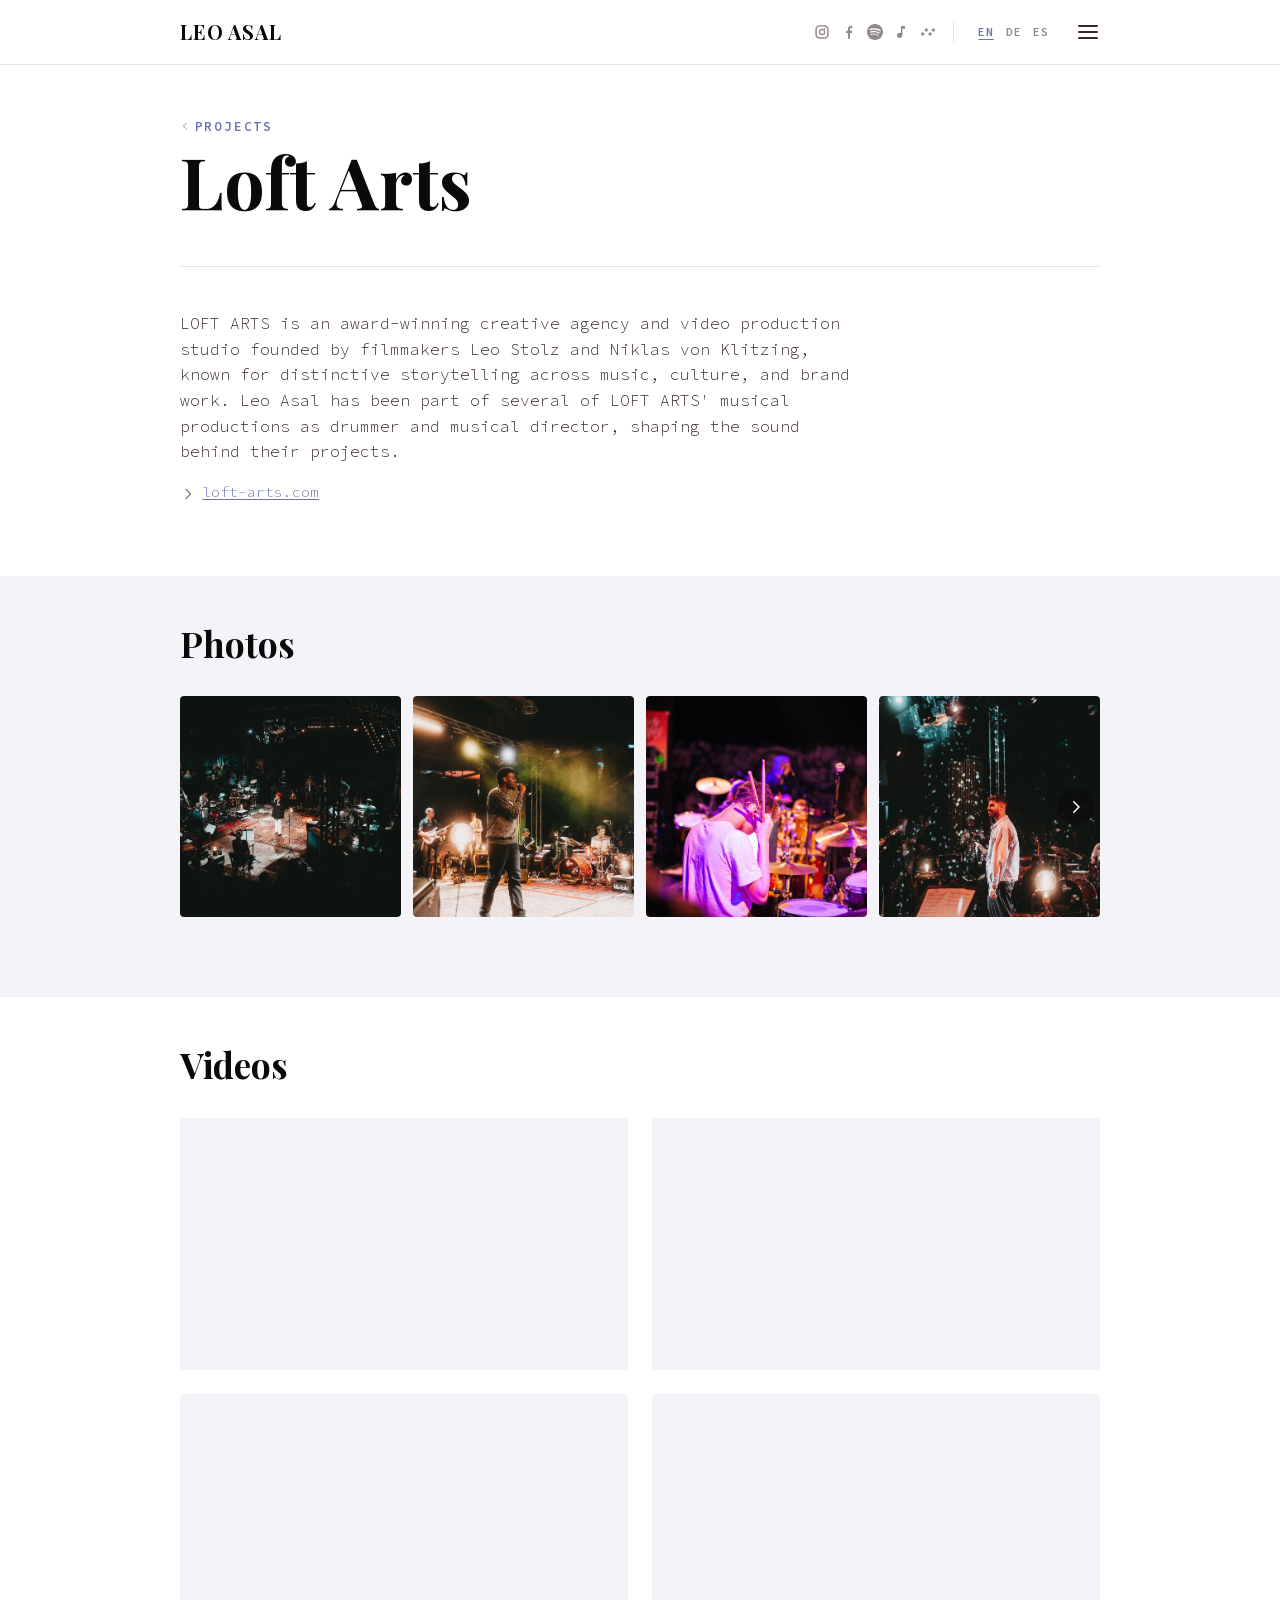
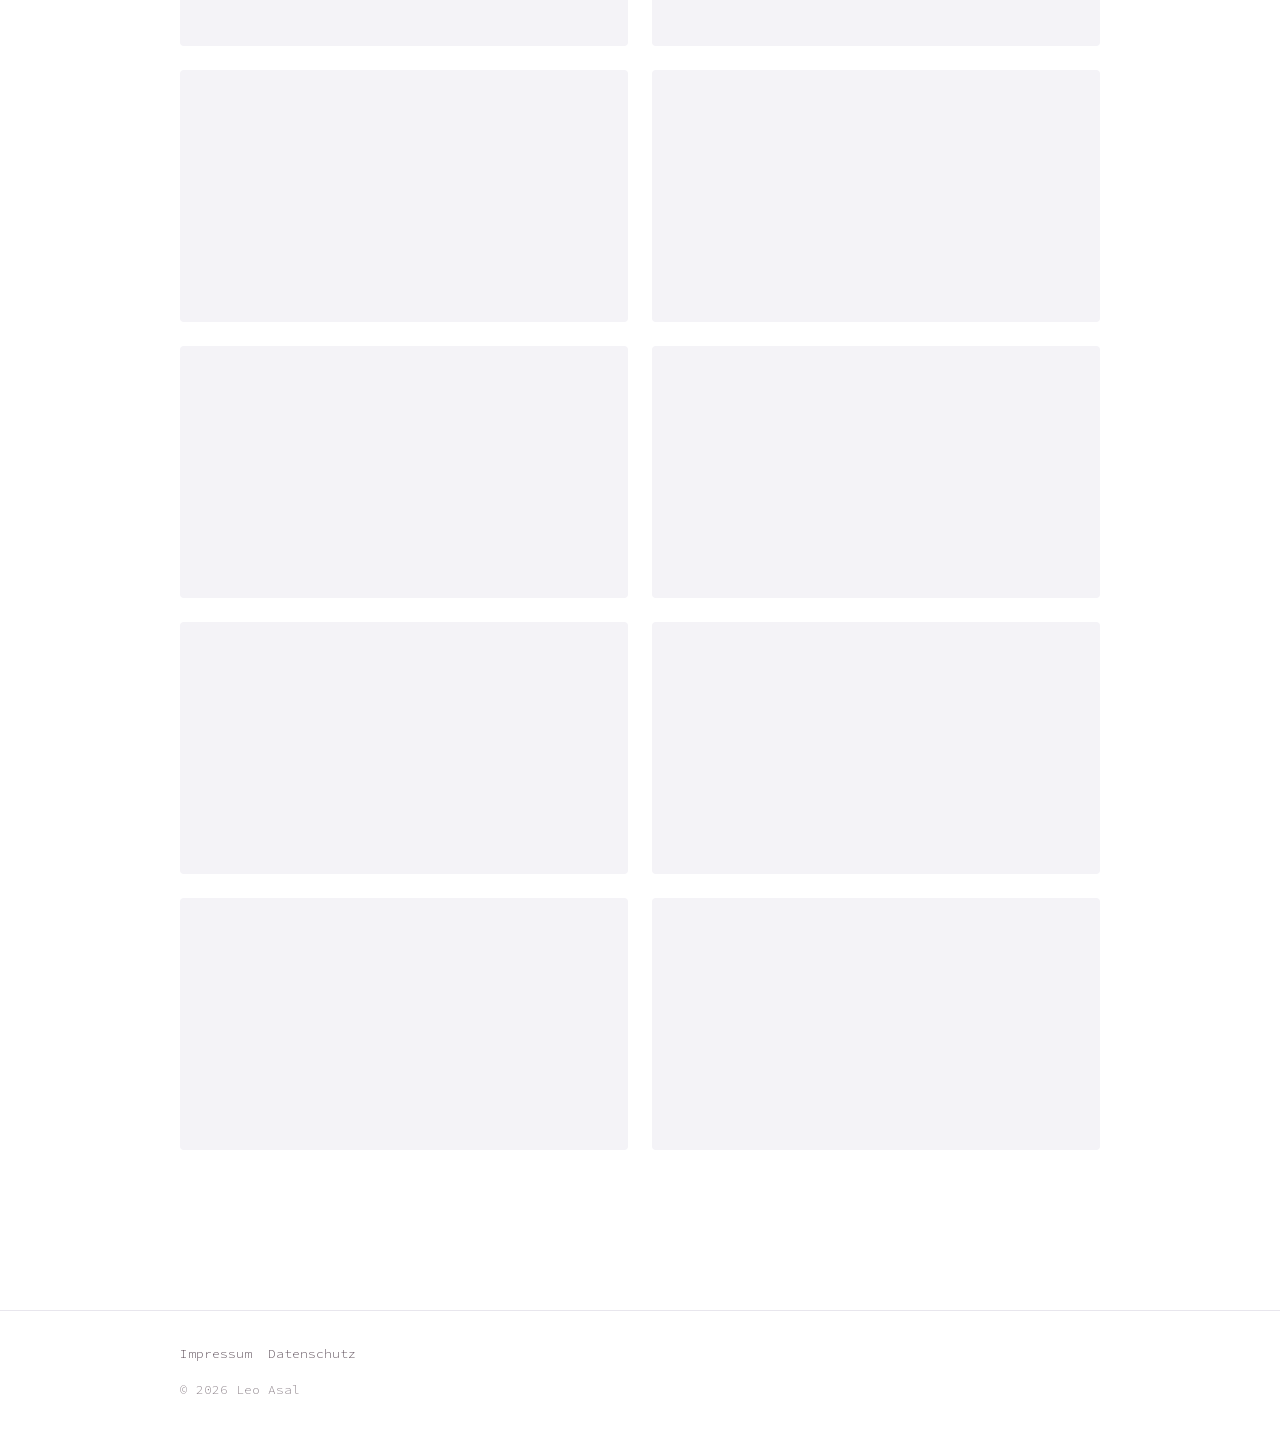
<file: loft-arts.html>
<!doctype html>
<html lang="en">
<head>
<meta charset="utf-8">
<meta name="viewport" content="width=device-width, initial-scale=1">
<title data-i18n="head.loftarts.title">Loft Arts – Leo Asal</title>
<link rel="stylesheet" href="assets/css/style.css">
<link rel="icon" href="assets/images/favicon.svg" type="image/svg+xml">
<link rel="icon" href="assets/images/favicon-32.png" sizes="32x32" type="image/png">
<link rel="apple-touch-icon" href="assets/images/apple-touch-icon.png">
</head>
<body class="project-page">
<a class="skip-link" href="#main">Skip to content</a>

<header class="site-header">
  <div class="container">
    <a href="index.html" class="logo">LEO ASAL</a>
    <div class="header-actions">
      <div class="site-social">
      <a href="https://instagram.com/_leoasal_" target="_blank" rel="noopener" aria-label="Instagram">
        <svg viewBox="0 0 24 24" aria-hidden="true"><path d="M12 2c2.72 0 3.06.01 4.12.06 1.06.05 1.79.22 2.43.47.66.26 1.22.6 1.77 1.15.55.55.9 1.11 1.15 1.77.25.64.42 1.37.47 2.43.05 1.06.06 1.4.06 4.12s-.01 3.06-.06 4.12c-.05 1.06-.22 1.79-.47 2.43a4.9 4.9 0 0 1-1.15 1.77 4.9 4.9 0 0 1-1.77 1.15c-.64.25-1.37.42-2.43.47-1.06.05-1.4.06-4.12.06s-3.06-.01-4.12-.06c-1.06-.05-1.79-.22-2.43-.47a4.9 4.9 0 0 1-1.77-1.15 4.9 4.9 0 0 1-1.15-1.77c-.25-.64-.42-1.37-.47-2.43C2.01 15.06 2 14.72 2 12s.01-3.06.06-4.12c.05-1.06.22-1.79.47-2.43.26-.66.6-1.22 1.15-1.77A4.9 4.9 0 0 1 5.45 2.53c.64-.25 1.37-.42 2.43-.47C8.94 2.01 9.28 2 12 2zm0 1.8c-2.67 0-2.99.01-4.04.06-.87.04-1.34.18-1.65.3-.42.16-.71.36-1.02.67-.31.31-.5.6-.67 1.02-.12.31-.26.78-.3 1.65C4.27 8.85 4.26 9.17 4.26 12s.01 3.15.06 4.2c.04.87.18 1.34.3 1.65.16.42.36.71.67 1.02.31.31.6.5 1.02.67.31.12.78.26 1.65.3 1.05.05 1.37.06 4.04.06s2.99-.01 4.04-.06c.87-.04 1.34-.18 1.65-.3.42-.16.71-.36 1.02-.67.31-.31.5-.6.67-1.02.12-.31.26-.78.3-1.65.05-1.05.06-1.37.06-4.2s-.01-3.15-.06-4.2c-.04-.87-.18-1.34-.3-1.65a2.7 2.7 0 0 0-.67-1.02 2.7 2.7 0 0 0-1.02-.67c-.31-.12-.78-.26-1.65-.3C14.99 3.81 14.67 3.8 12 3.8zm0 3.32a4.88 4.88 0 1 1 0 9.76 4.88 4.88 0 0 1 0-9.76zm0 1.8a3.08 3.08 0 1 0 0 6.16 3.08 3.08 0 0 0 0-6.16zm5.08-1.99a1.14 1.14 0 1 1-2.28 0 1.14 1.14 0 0 1 2.28 0z"/></svg>
      </a>
      <a href="https://www.facebook.com/leoasalmusic/" target="_blank" rel="noopener" aria-label="Facebook">
        <svg viewBox="0 0 24 24" aria-hidden="true"><path d="M13.5 22v-8.6h2.9l.4-3.4h-3.3V7.8c0-1 .3-1.6 1.7-1.6h1.7V3.1C16.6 3 15.6 3 14.5 3c-2.4 0-4 1.5-4 4.1v2.9H7.6v3.4h2.9V22h3z"/></svg>
      </a>
      <a href="https://open.spotify.com/intl-de/artist/1tU93tGWZVBl7VZp2hpwt6" target="_blank" rel="noopener" aria-label="Spotify">
        <svg viewBox="0 0 24 24" aria-hidden="true"><path d="M12 0C5.4 0 0 5.4 0 12s5.4 12 12 12 12-5.4 12-12S18.66 0 12 0zm5.521 17.34c-.24.359-.66.48-1.021.24-2.82-1.74-6.36-2.101-10.561-1.141-.418.122-.779-.179-.899-.539-.12-.421.18-.78.54-.9 4.56-1.021 8.52-.6 11.64 1.32.42.18.48.659.301 1.02zm1.44-3.3c-.301.42-.841.6-1.262.3-3.239-1.98-8.159-2.58-11.939-1.38-.479.12-1.02-.12-1.14-.6-.12-.48.12-1.021.6-1.141C9.6 9.9 15 10.561 18.72 12.84c.361.181.54.78.241 1.2zm.12-3.36C15.24 8.4 8.82 8.16 5.16 9.301c-.6.179-1.2-.181-1.38-.721-.18-.601.18-1.2.72-1.381 4.26-1.26 11.28-1.02 15.721 1.621.539.3.719 1.02.42 1.56-.299.421-1.02.599-1.559.3z"/></svg>
      </a>
      <a href="https://music.apple.com/de/artist/leo-asal/1523986709" target="_blank" rel="noopener" aria-label="Apple Music">
        <svg viewBox="0 0 24 24" aria-hidden="true"><path d="M12 3v10.55c-.59-.34-1.27-.55-2-.55-2.21 0-4 1.79-4 4s1.79 4 4 4 4-1.79 4-4V7h4V3h-6z"/></svg>
      </a>
      <a href="https://tidal.com/artist/20479911/u" target="_blank" rel="noopener" aria-label="Tidal">
        <svg viewBox="0 0 24 24" aria-hidden="true"><path d="M4 12L7 15L4 18L1 15Z M9.5 6L12.5 9L9.5 12L6.5 9Z M15 12L18 15L15 18L12 15Z M20 6L23 9L20 12L17 9Z"/></svg>
      </a>
      </div>
      <div class="lang-switch" role="group" aria-label="Language">
        <button type="button" data-lang="en">EN</button>
        <button type="button" data-lang="de">DE</button>
        <button type="button" data-lang="es">ES</button>
      </div>
      <button type="button" class="menu-toggle" aria-expanded="false" aria-controls="menu-panel" aria-label="Menu" data-i18n-attr="aria-label:nav.menu">
        <span class="menu-toggle-bars" aria-hidden="true"><span></span><span></span><span></span></span>
      </button>
    </div>
  </div>
  <nav class="menu-panel" id="menu-panel" aria-label="Main navigation">
      <ul>
        <li><a href="index.html#home" data-i18n="nav.home">Home</a></li>
        <li><a href="index.html#blog" data-i18n="nav.blog">Blog</a></li>
        <li><a href="index.html#bio" data-i18n="nav.bio">Bio</a></li>
        <li><a href="index.html#dates" data-i18n="nav.dates">Dates</a></li>
        <li><a href="index.html#projects" aria-current="page" data-i18n="nav.projects">Projects</a></li>
        <li><a href="index.html#gear" data-i18n="nav.gear">Gear</a></li>
        <li><a href="index.html#lessons" data-i18n="nav.lessons">Lessons</a></li>
        <li><a href="index.html#contact" data-i18n="nav.contact">Contact</a></li>
      </ul>
    </nav>
</header>


<main id="main">
  <div class="container">
    <div class="page-header">
      <a class="eyebrow back-link" href="index.html#projects">
        <svg viewBox="0 0 24 24" aria-hidden="true"><path d="M15 5l-7 7 7 7" fill="none" stroke="currentColor" stroke-width="2" stroke-linecap="round" stroke-linejoin="round"/></svg>
        <span data-i18n="nav.projects">Projects</span>
      </a>
      <h1>Loft Arts</h1>
    </div>
  </div>

  <section class="home-section">
   <div class="container">
    <p class="bio-text" style="max-width:68ch" data-i18n="loftarts.description">LOFT ARTS is an award-winning creative agency and video production studio founded by filmmakers Leo Stolz and Niklas von Klitzing, known for distinctive storytelling across music, culture, and brand work. Leo Asal has been part of several of LOFT ARTS' musical productions as drummer and musical director, shaping the sound behind their projects.</p>

    <div class="project-link">
      <span class="date-detail-icon" aria-hidden="true">
        <svg viewBox="0 0 24 24" aria-hidden="true"><path d="M9 5l7 7-7 7" fill="none" stroke="currentColor" stroke-width="2" stroke-linecap="round" stroke-linejoin="round"/></svg>
      </span>
      <a class="date-link" href="https://www.loft-arts.com" target="_blank" rel="noopener">loft-arts.com</a>
    </div>
   </div>
  </section>

  <section class="home-section home-section--alt">
   <div class="container">
    <h2 data-i18n="project.photosHeading">Photos</h2>
    <div class="epk-gallery epk-gallery--color" data-credit="©" data-credit-name="Loft Arts">
      <button type="button" class="cover-trigger" data-lightbox="assets/images/loftarts-photo-1.jpg">
        <img src="assets/images/loftarts-photo-1.jpg" alt="Loft Arts photo" loading="lazy">
      </button>
      <button type="button" class="cover-trigger" data-lightbox="assets/images/loftarts-photo-2.jpg">
        <img src="assets/images/loftarts-photo-2.jpg" alt="Loft Arts photo" loading="lazy">
      </button>
      <button type="button" class="cover-trigger" data-lightbox="assets/images/loftarts-photo-3.jpg">
        <img src="assets/images/loftarts-photo-3.jpg" alt="Loft Arts photo" loading="lazy">
      </button>
      <button type="button" class="cover-trigger" data-lightbox="assets/images/loftarts-photo-4.jpg">
        <img src="assets/images/loftarts-photo-4.jpg" alt="Loft Arts photo" loading="lazy">
      </button>
      <button type="button" class="cover-trigger" data-lightbox="assets/images/loftarts-photo-5.jpg">
        <img src="assets/images/loftarts-photo-5.jpg" alt="Loft Arts photo" loading="lazy">
      </button>
      <button type="button" class="cover-trigger" data-lightbox="assets/images/loftarts-photo-6.jpg">
        <img src="assets/images/loftarts-photo-6.jpg" alt="Loft Arts photo" loading="lazy">
      </button>
      <button type="button" class="cover-trigger" data-lightbox="assets/images/loftarts-photo-7.jpg">
        <img src="assets/images/loftarts-photo-7.jpg" alt="Loft Arts photo" loading="lazy">
      </button>
    </div>
   </div>
  </section>

  <section class="home-section">
   <div class="container">
    <h2 data-i18n="project.videosHeading">Videos</h2>
    <div class="video-grid">
      <div class="video-embed">
        <iframe src="https://www.youtube-nocookie.com/embed/yByEnNBGWIg" title="Loft Arts video" loading="lazy" allow="accelerometer; autoplay; clipboard-write; encrypted-media; gyroscope; picture-in-picture" allowfullscreen></iframe>
      </div>
      <div class="video-embed">
        <iframe src="https://www.youtube-nocookie.com/embed/HW3K4jWT8kM" title="Loft Arts video" loading="lazy" allow="accelerometer; autoplay; clipboard-write; encrypted-media; gyroscope; picture-in-picture" allowfullscreen></iframe>
      </div>
      <div class="video-embed">
        <iframe src="https://www.youtube-nocookie.com/embed/ACjZ-TTPJJU" title="Loft Arts video" loading="lazy" allow="accelerometer; autoplay; clipboard-write; encrypted-media; gyroscope; picture-in-picture" allowfullscreen></iframe>
      </div>
      <div class="video-embed">
        <iframe src="https://www.youtube-nocookie.com/embed/6Iv6Qsto0zQ" title="Loft Arts video" loading="lazy" allow="accelerometer; autoplay; clipboard-write; encrypted-media; gyroscope; picture-in-picture" allowfullscreen></iframe>
      </div>
      <div class="video-embed">
        <iframe src="https://www.youtube-nocookie.com/embed/0gdLhyfeGtE" title="Loft Arts video" loading="lazy" allow="accelerometer; autoplay; clipboard-write; encrypted-media; gyroscope; picture-in-picture" allowfullscreen></iframe>
      </div>
      <div class="video-embed">
        <iframe src="https://www.youtube-nocookie.com/embed/p1W54-jJDHI" title="Loft Arts video" loading="lazy" allow="accelerometer; autoplay; clipboard-write; encrypted-media; gyroscope; picture-in-picture" allowfullscreen></iframe>
      </div>
      <div class="video-embed">
        <iframe src="https://www.youtube-nocookie.com/embed/IEtemEQQUr8" title="Loft Arts video" loading="lazy" allow="accelerometer; autoplay; clipboard-write; encrypted-media; gyroscope; picture-in-picture" allowfullscreen></iframe>
      </div>
      <div class="video-embed">
        <iframe src="https://www.youtube-nocookie.com/embed/tq3_ebBnyEA" title="Loft Arts video" loading="lazy" allow="accelerometer; autoplay; clipboard-write; encrypted-media; gyroscope; picture-in-picture" allowfullscreen></iframe>
      </div>
      <div class="video-embed">
        <iframe src="https://www.youtube-nocookie.com/embed/m-3nQrQfn3k" title="Loft Arts video" loading="lazy" allow="accelerometer; autoplay; clipboard-write; encrypted-media; gyroscope; picture-in-picture" allowfullscreen></iframe>
      </div>
      <div class="video-embed">
        <iframe src="https://www.youtube-nocookie.com/embed/MbJhHzpt_ZM" title="Loft Arts video" loading="lazy" allow="accelerometer; autoplay; clipboard-write; encrypted-media; gyroscope; picture-in-picture" allowfullscreen></iframe>
      </div>
      <div class="video-embed">
        <iframe src="https://www.youtube-nocookie.com/embed/FjBvCKiCLBg" title="Loft Arts video" loading="lazy" allow="accelerometer; autoplay; clipboard-write; encrypted-media; gyroscope; picture-in-picture" allowfullscreen></iframe>
      </div>
      <div class="video-embed">
        <iframe src="https://www.youtube-nocookie.com/embed/_PcHQ0BN6eE" title="Loft Arts video" loading="lazy" allow="accelerometer; autoplay; clipboard-write; encrypted-media; gyroscope; picture-in-picture" allowfullscreen></iframe>
      </div>
    </div>
   </div>
  </section>
</main>

<footer class="site-footer">
  <div class="container">
    <a href="impressum.html">Impressum</a>
    <a href="datenschutz.html">Datenschutz</a>
    <p class="copyright">© 2026 Leo Asal</p>
  </div>
</footer>

<script src="assets/js/i18n.js"></script>
<script src="assets/js/menu.js"></script>
<script src="assets/js/anchor-scroll.js"></script>
<script src="assets/js/lightbox.js"></script>
<script src="assets/js/soft-scroll.js"></script>
<script src="assets/js/gallery-nav.js"></script>
</body>
</html>
</file>
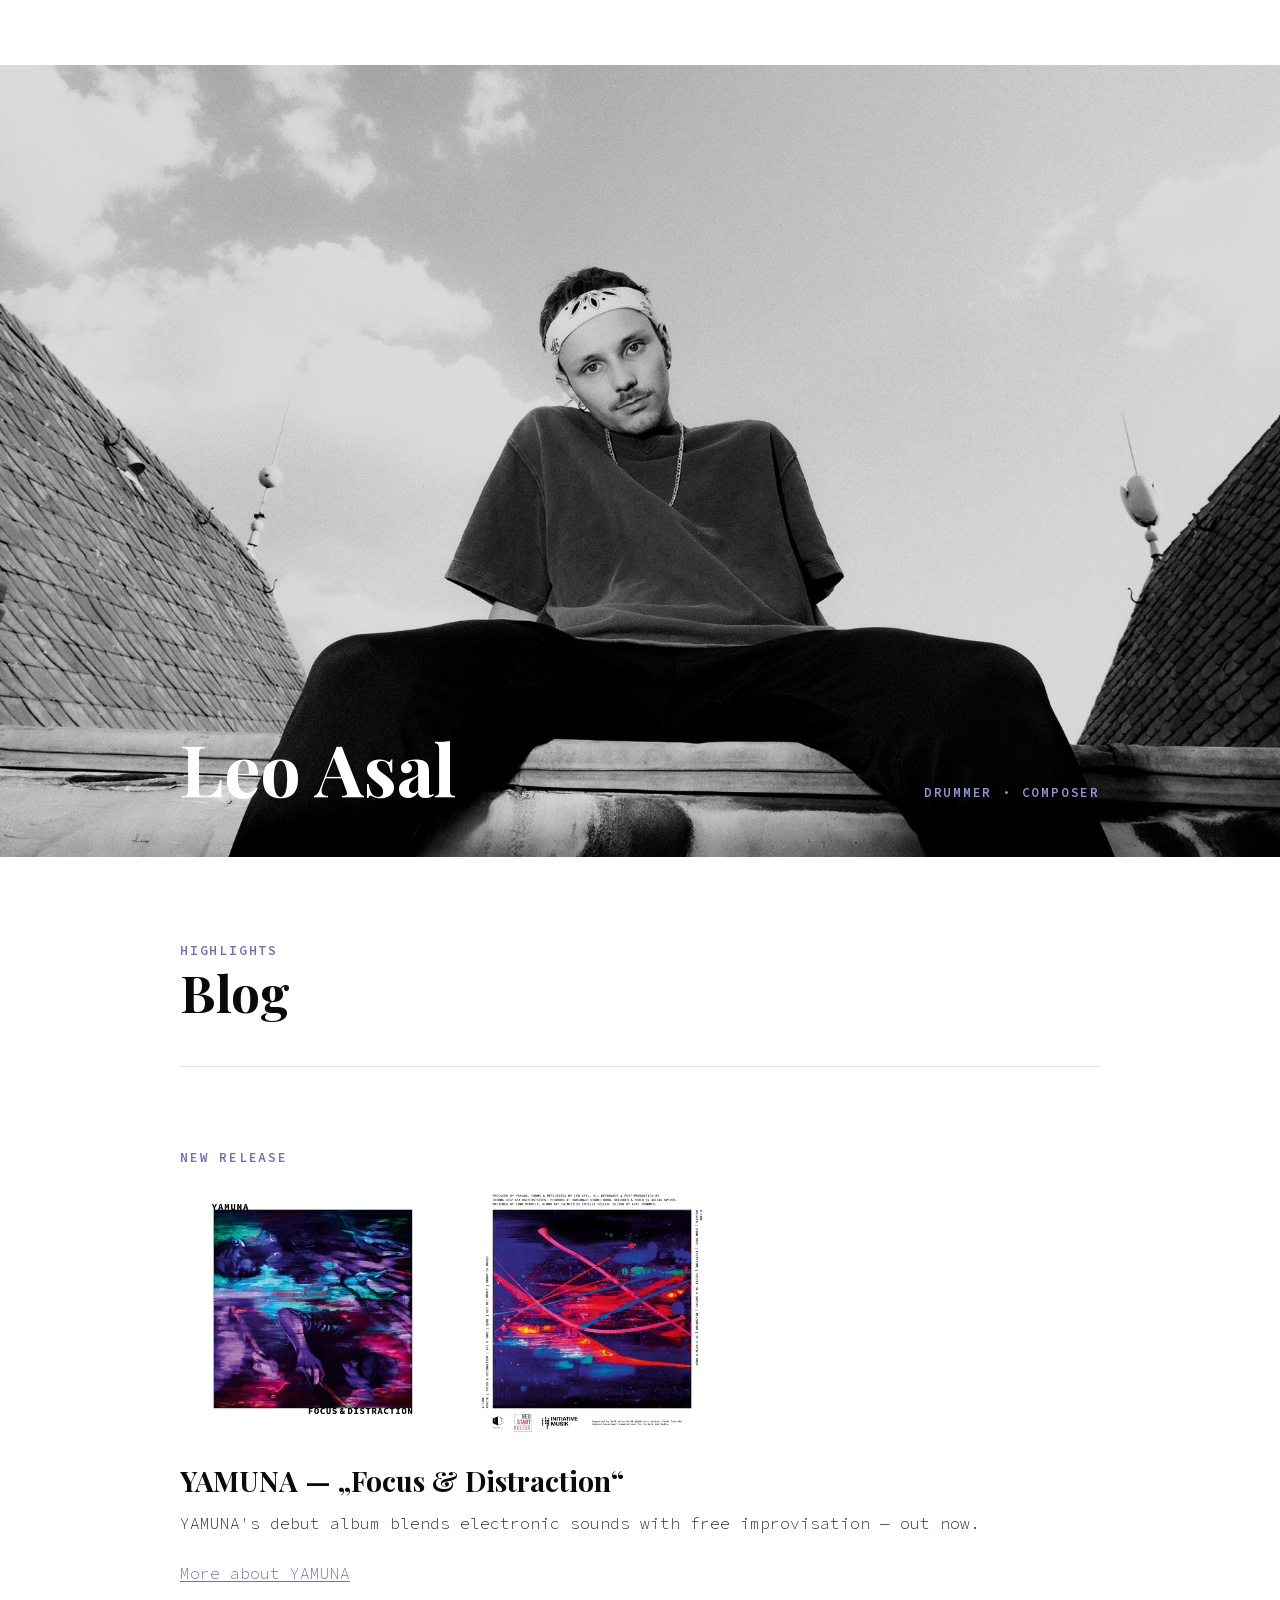
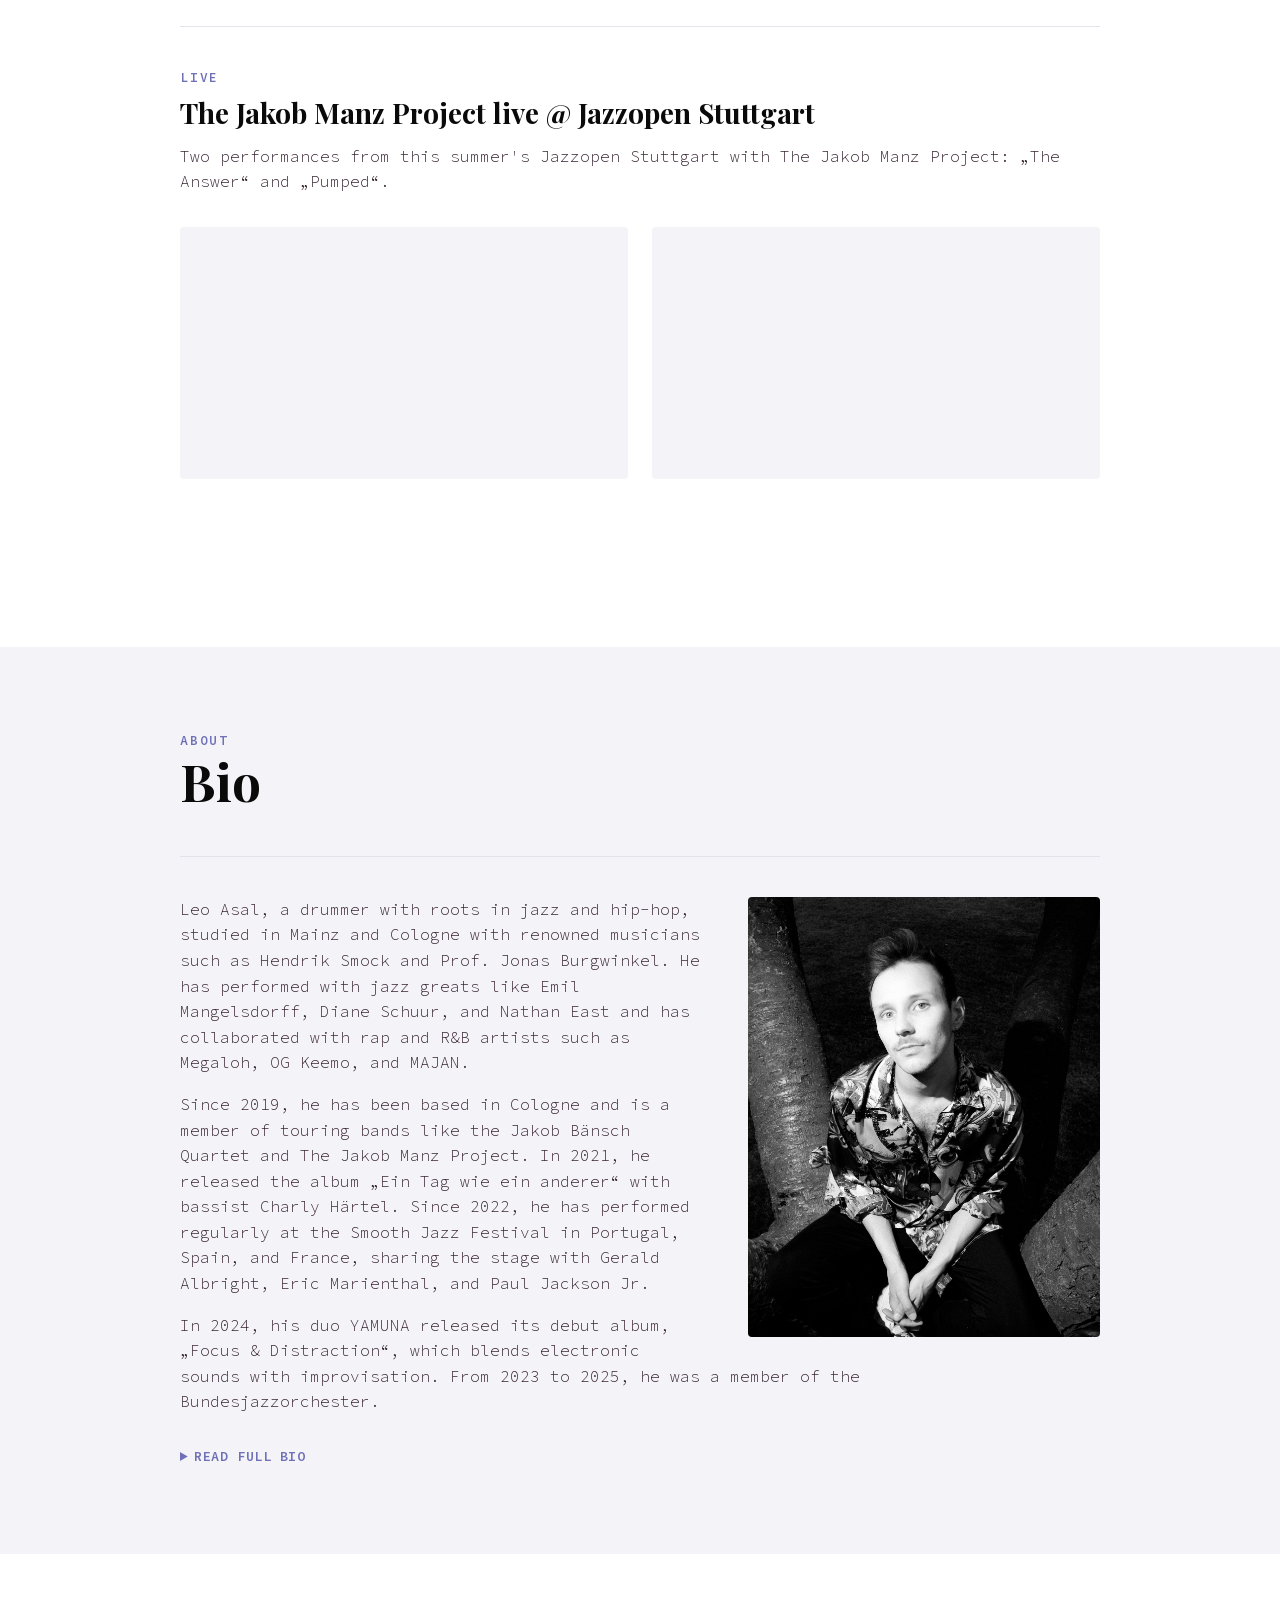
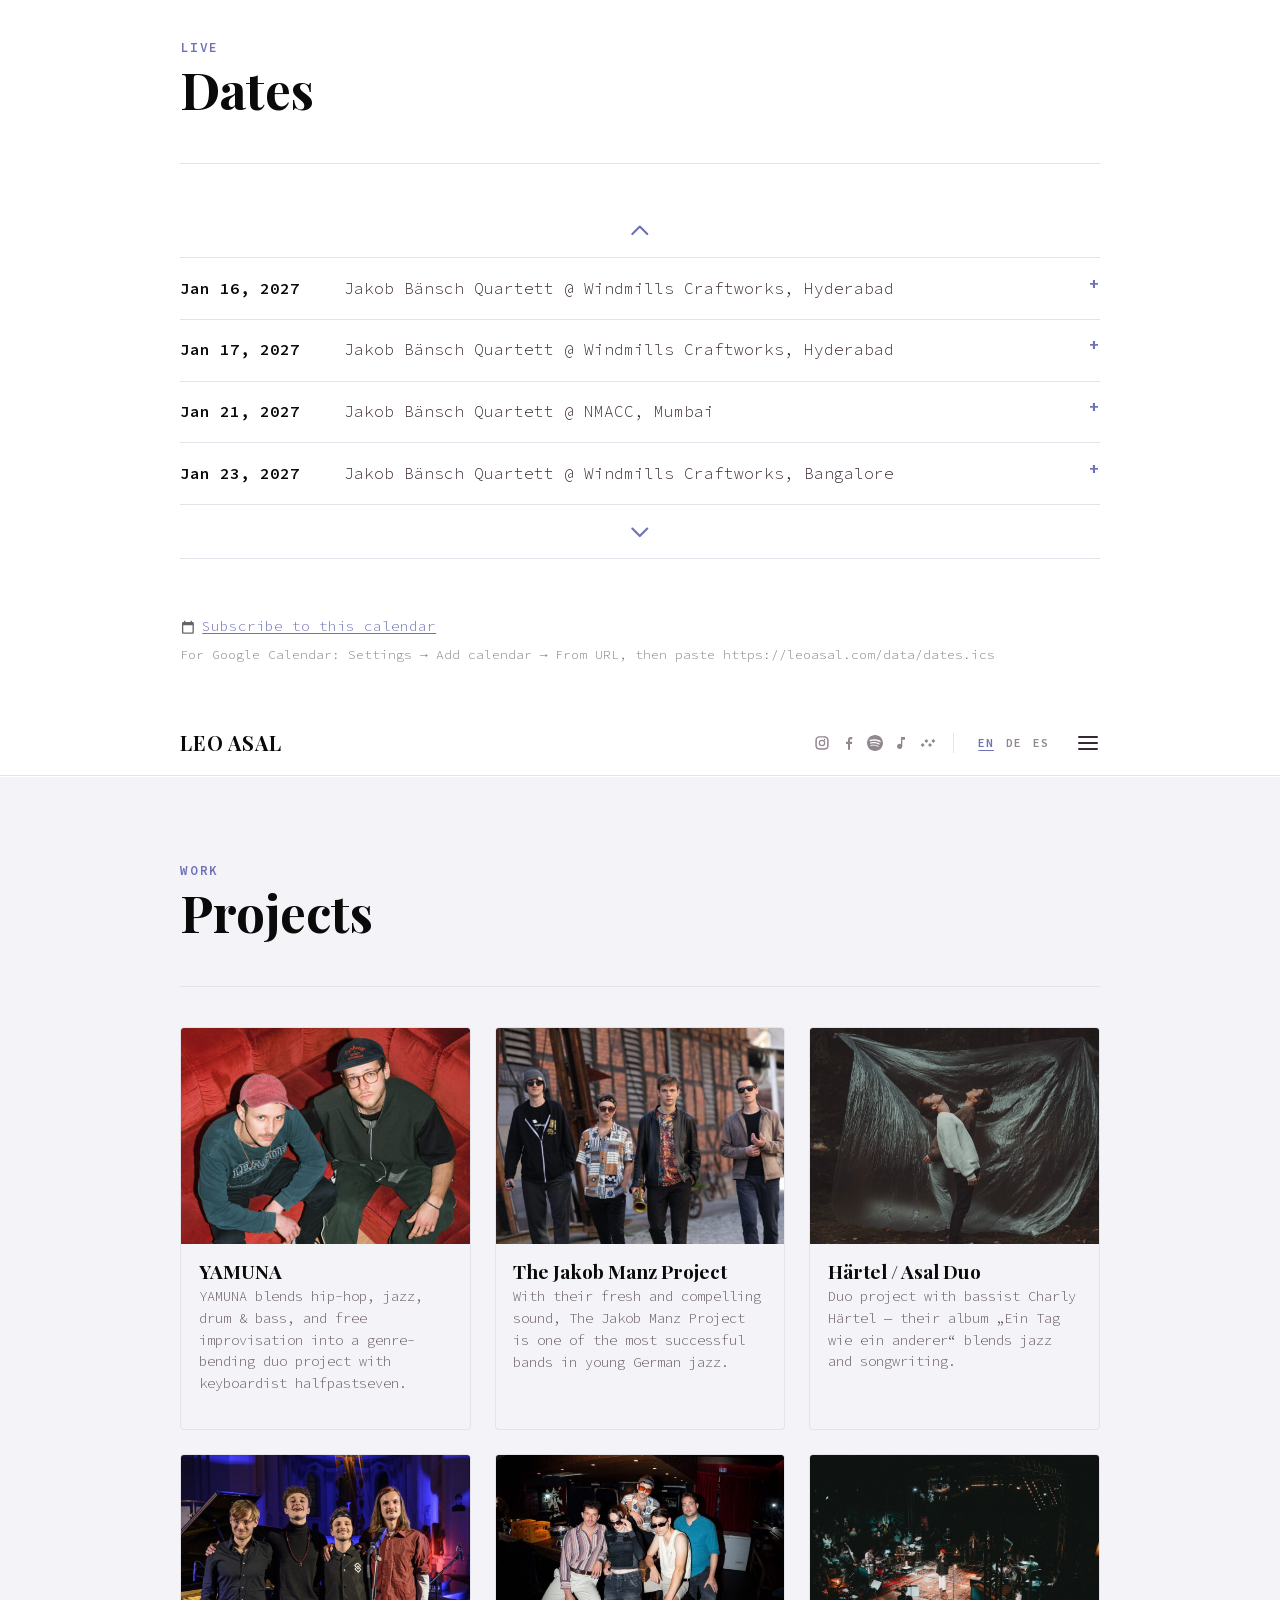
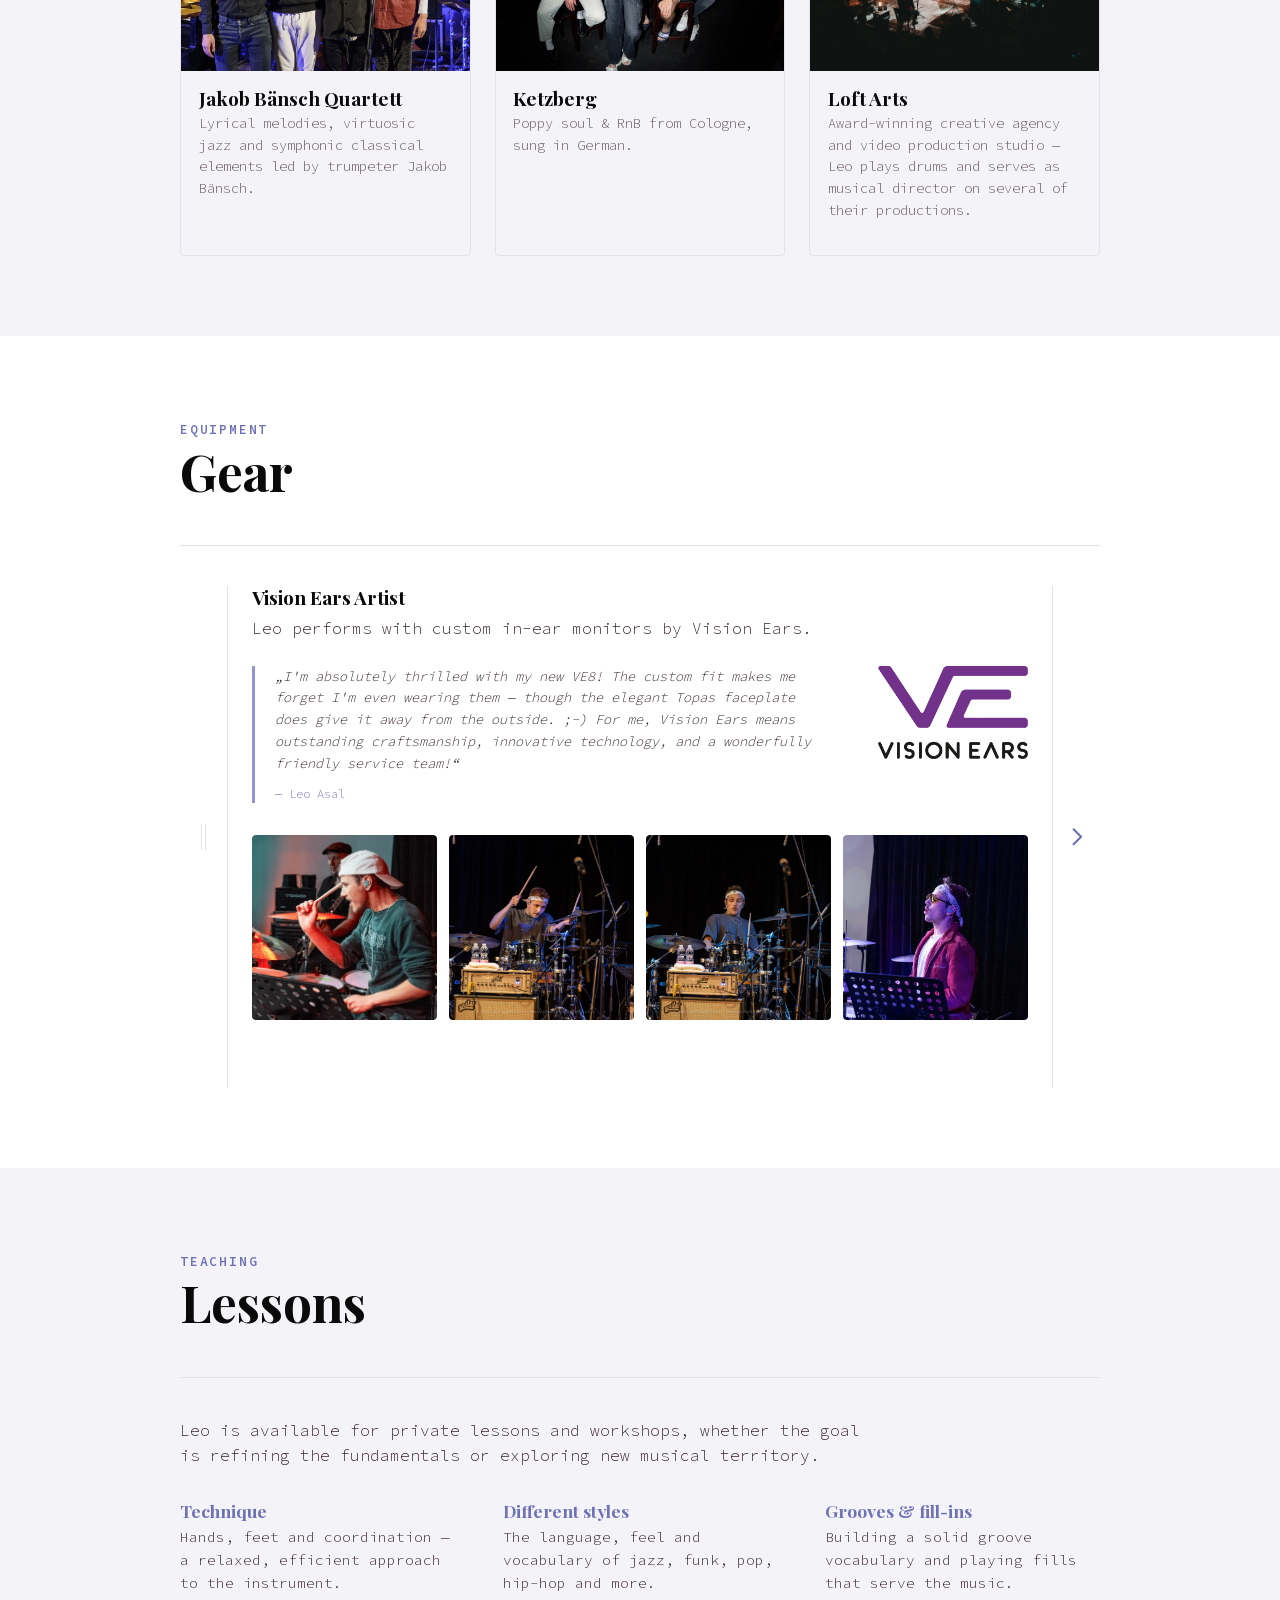
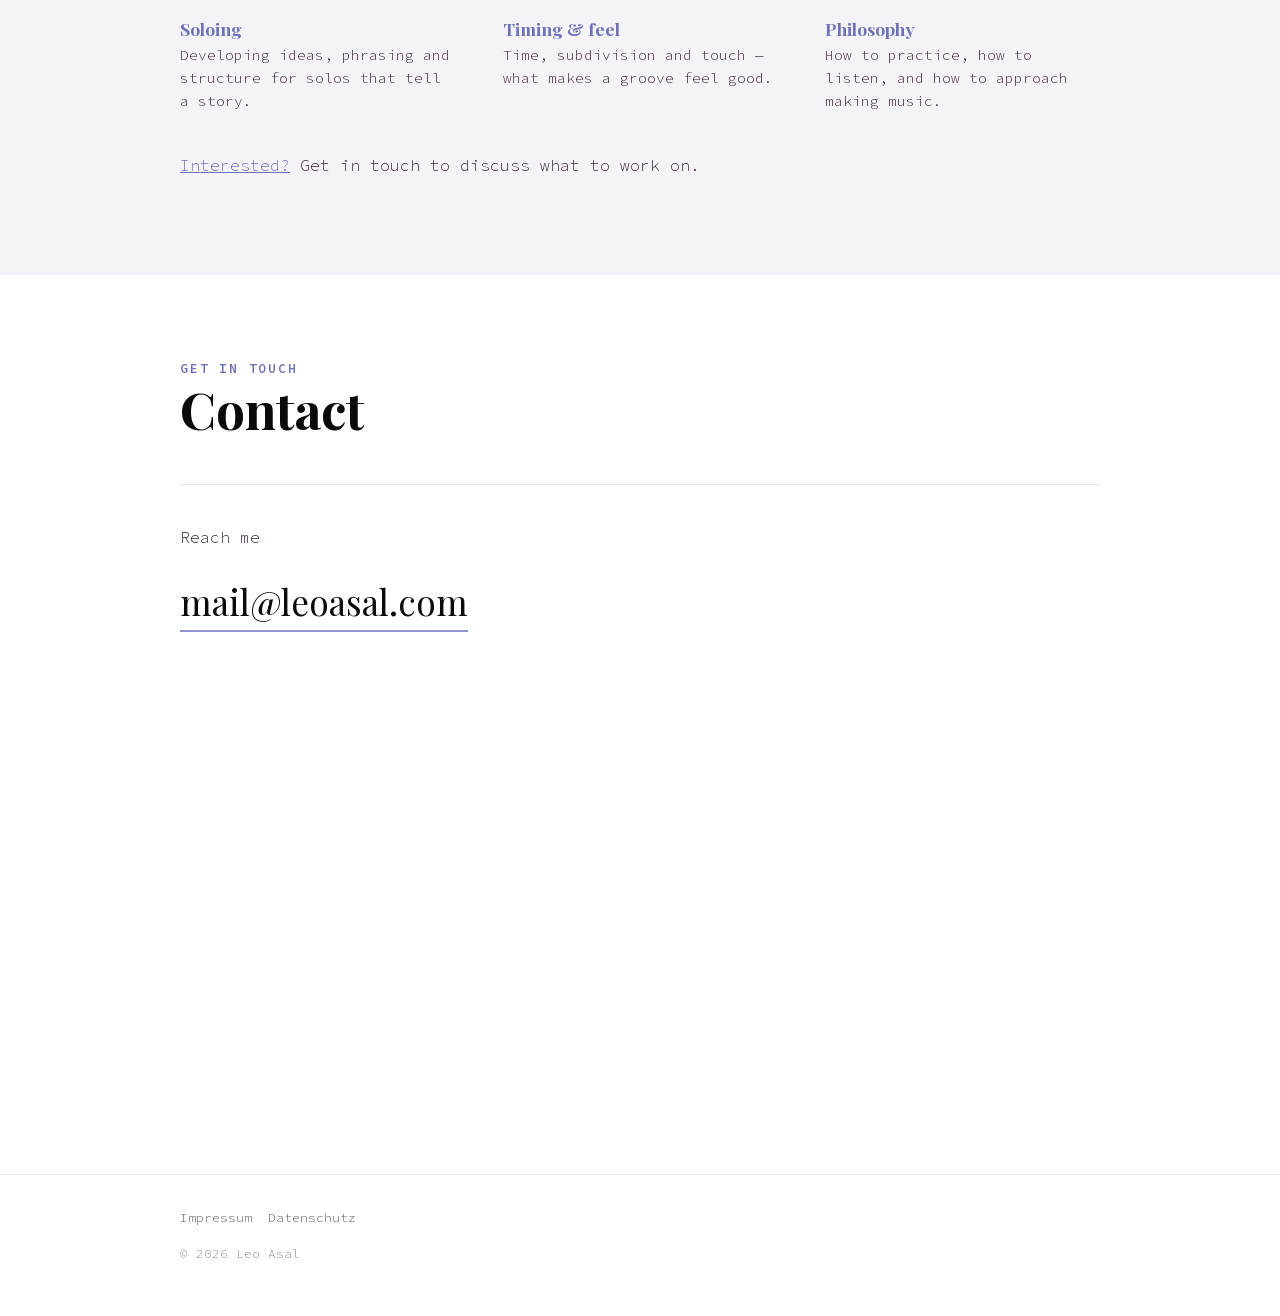
<file: projects.html>
<!doctype html>
<html lang="en">
<head>
<meta charset="utf-8">
<meta http-equiv="refresh" content="0; url=index.html#projects">
<link rel="canonical" href="index.html#projects">
<title>Leo Asal</title>
<script>location.replace('index.html#projects');</script>
</head>
<body></body>
</html>
</file>
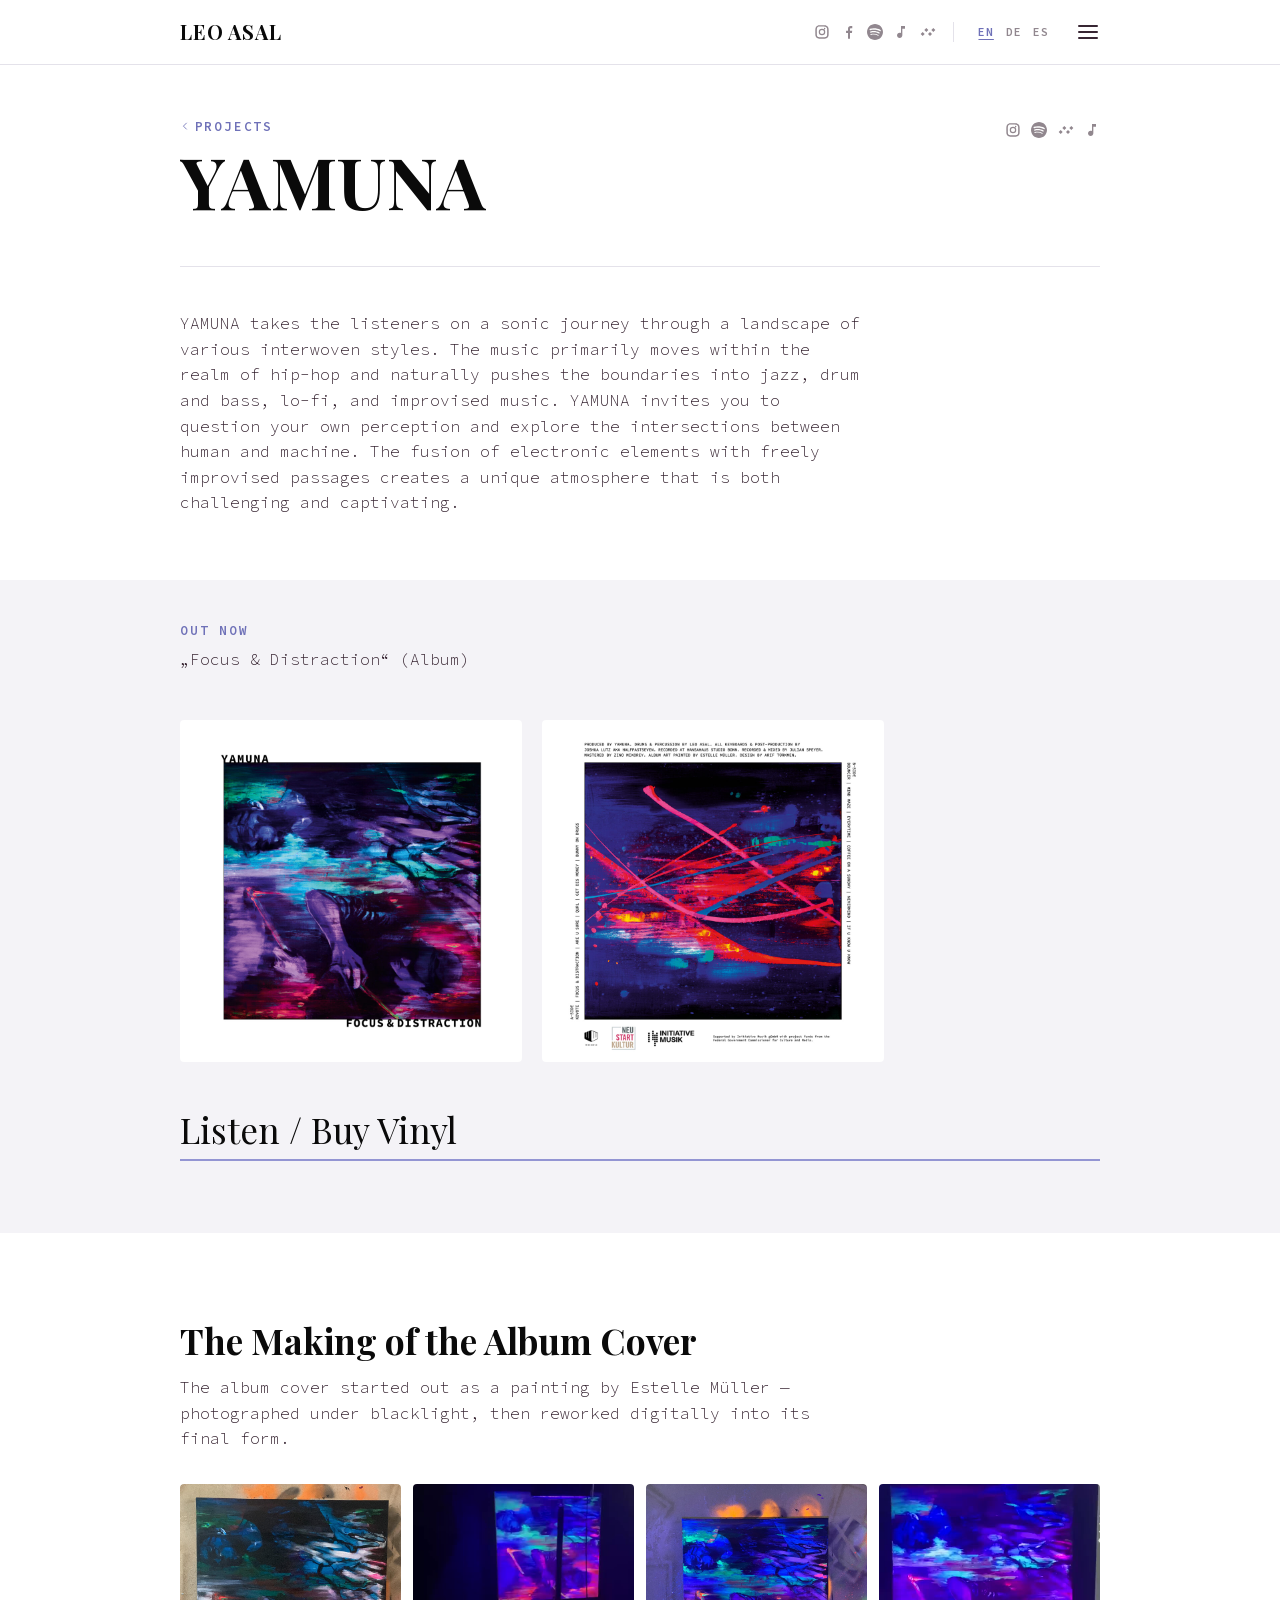
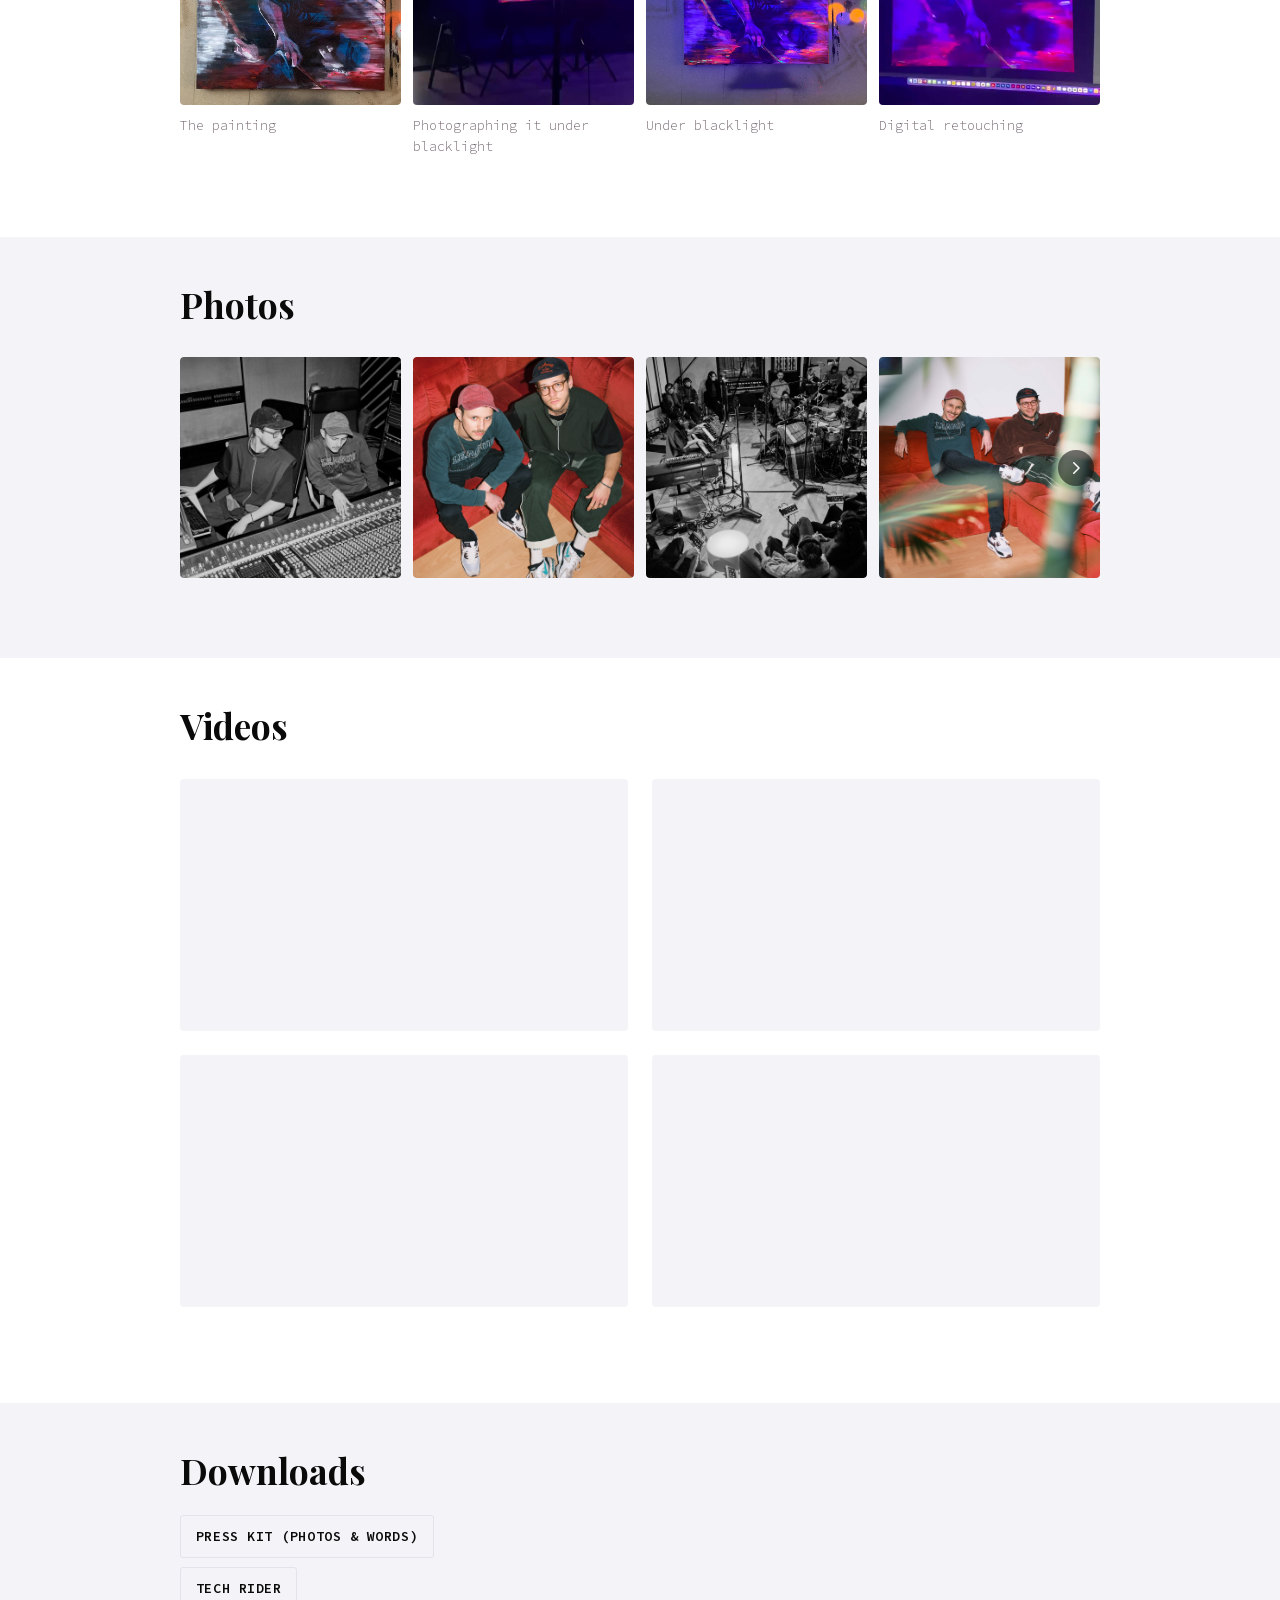
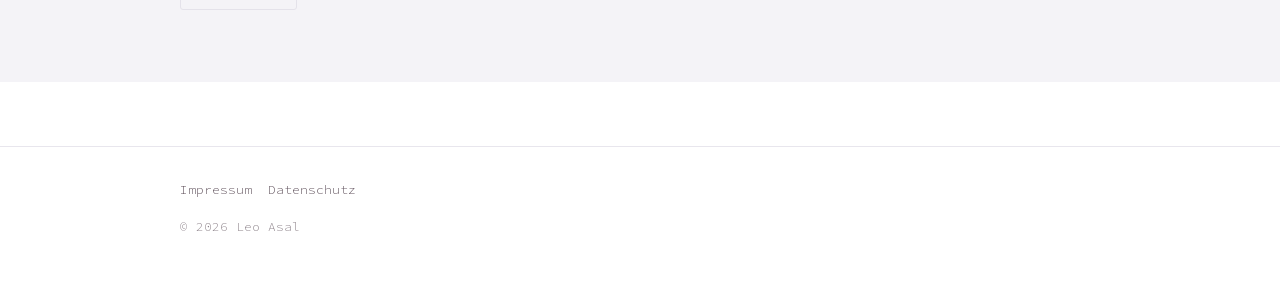
<file: yamuna.html>
<!doctype html>
<html lang="en">
<head>
<meta charset="utf-8">
<meta name="viewport" content="width=device-width, initial-scale=1">
<title data-i18n="head.yamuna.title">YAMUNA – Leo Asal</title>
<link rel="stylesheet" href="assets/css/style.css">
<link rel="icon" href="assets/images/favicon.svg" type="image/svg+xml">
<link rel="icon" href="assets/images/favicon-32.png" sizes="32x32" type="image/png">
<link rel="apple-touch-icon" href="assets/images/apple-touch-icon.png">
</head>
<body class="project-page">
<a class="skip-link" href="#main">Skip to content</a>

<header class="site-header">
  <div class="container">
    <a href="index.html" class="logo">LEO ASAL</a>
    <div class="header-actions">
      <div class="site-social">
      <a href="https://instagram.com/_leoasal_" target="_blank" rel="noopener" aria-label="Instagram">
        <svg viewBox="0 0 24 24" aria-hidden="true"><path d="M12 2c2.72 0 3.06.01 4.12.06 1.06.05 1.79.22 2.43.47.66.26 1.22.6 1.77 1.15.55.55.9 1.11 1.15 1.77.25.64.42 1.37.47 2.43.05 1.06.06 1.4.06 4.12s-.01 3.06-.06 4.12c-.05 1.06-.22 1.79-.47 2.43a4.9 4.9 0 0 1-1.15 1.77 4.9 4.9 0 0 1-1.77 1.15c-.64.25-1.37.42-2.43.47-1.06.05-1.4.06-4.12.06s-3.06-.01-4.12-.06c-1.06-.05-1.79-.22-2.43-.47a4.9 4.9 0 0 1-1.77-1.15 4.9 4.9 0 0 1-1.15-1.77c-.25-.64-.42-1.37-.47-2.43C2.01 15.06 2 14.72 2 12s.01-3.06.06-4.12c.05-1.06.22-1.79.47-2.43.26-.66.6-1.22 1.15-1.77A4.9 4.9 0 0 1 5.45 2.53c.64-.25 1.37-.42 2.43-.47C8.94 2.01 9.28 2 12 2zm0 1.8c-2.67 0-2.99.01-4.04.06-.87.04-1.34.18-1.65.3-.42.16-.71.36-1.02.67-.31.31-.5.6-.67 1.02-.12.31-.26.78-.3 1.65C4.27 8.85 4.26 9.17 4.26 12s.01 3.15.06 4.2c.04.87.18 1.34.3 1.65.16.42.36.71.67 1.02.31.31.6.5 1.02.67.31.12.78.26 1.65.3 1.05.05 1.37.06 4.04.06s2.99-.01 4.04-.06c.87-.04 1.34-.18 1.65-.3.42-.16.71-.36 1.02-.67.31-.31.5-.6.67-1.02.12-.31.26-.78.3-1.65.05-1.05.06-1.37.06-4.2s-.01-3.15-.06-4.2c-.04-.87-.18-1.34-.3-1.65a2.7 2.7 0 0 0-.67-1.02 2.7 2.7 0 0 0-1.02-.67c-.31-.12-.78-.26-1.65-.3C14.99 3.81 14.67 3.8 12 3.8zm0 3.32a4.88 4.88 0 1 1 0 9.76 4.88 4.88 0 0 1 0-9.76zm0 1.8a3.08 3.08 0 1 0 0 6.16 3.08 3.08 0 0 0 0-6.16zm5.08-1.99a1.14 1.14 0 1 1-2.28 0 1.14 1.14 0 0 1 2.28 0z"/></svg>
      </a>
      <a href="https://www.facebook.com/leoasalmusic/" target="_blank" rel="noopener" aria-label="Facebook">
        <svg viewBox="0 0 24 24" aria-hidden="true"><path d="M13.5 22v-8.6h2.9l.4-3.4h-3.3V7.8c0-1 .3-1.6 1.7-1.6h1.7V3.1C16.6 3 15.6 3 14.5 3c-2.4 0-4 1.5-4 4.1v2.9H7.6v3.4h2.9V22h3z"/></svg>
      </a>
      <a href="https://open.spotify.com/intl-de/artist/1tU93tGWZVBl7VZp2hpwt6" target="_blank" rel="noopener" aria-label="Spotify">
        <svg viewBox="0 0 24 24" aria-hidden="true"><path d="M12 0C5.4 0 0 5.4 0 12s5.4 12 12 12 12-5.4 12-12S18.66 0 12 0zm5.521 17.34c-.24.359-.66.48-1.021.24-2.82-1.74-6.36-2.101-10.561-1.141-.418.122-.779-.179-.899-.539-.12-.421.18-.78.54-.9 4.56-1.021 8.52-.6 11.64 1.32.42.18.48.659.301 1.02zm1.44-3.3c-.301.42-.841.6-1.262.3-3.239-1.98-8.159-2.58-11.939-1.38-.479.12-1.02-.12-1.14-.6-.12-.48.12-1.021.6-1.141C9.6 9.9 15 10.561 18.72 12.84c.361.181.54.78.241 1.2zm.12-3.36C15.24 8.4 8.82 8.16 5.16 9.301c-.6.179-1.2-.181-1.38-.721-.18-.601.18-1.2.72-1.381 4.26-1.26 11.28-1.02 15.721 1.621.539.3.719 1.02.42 1.56-.299.421-1.02.599-1.559.3z"/></svg>
      </a>
      <a href="https://music.apple.com/de/artist/leo-asal/1523986709" target="_blank" rel="noopener" aria-label="Apple Music">
        <svg viewBox="0 0 24 24" aria-hidden="true"><path d="M12 3v10.55c-.59-.34-1.27-.55-2-.55-2.21 0-4 1.79-4 4s1.79 4 4 4 4-1.79 4-4V7h4V3h-6z"/></svg>
      </a>
      <a href="https://tidal.com/artist/20479911/u" target="_blank" rel="noopener" aria-label="Tidal">
        <svg viewBox="0 0 24 24" aria-hidden="true"><path d="M4 12L7 15L4 18L1 15Z M9.5 6L12.5 9L9.5 12L6.5 9Z M15 12L18 15L15 18L12 15Z M20 6L23 9L20 12L17 9Z"/></svg>
      </a>
      </div>
      <div class="lang-switch" role="group" aria-label="Language">
        <button type="button" data-lang="en">EN</button>
        <button type="button" data-lang="de">DE</button>
        <button type="button" data-lang="es">ES</button>
      </div>
      <button type="button" class="menu-toggle" aria-expanded="false" aria-controls="menu-panel" aria-label="Menu" data-i18n-attr="aria-label:nav.menu">
        <span class="menu-toggle-bars" aria-hidden="true"><span></span><span></span><span></span></span>
      </button>
    </div>
  </div>
  <nav class="menu-panel" id="menu-panel" aria-label="Main navigation">
      <ul>
        <li><a href="index.html#home" data-i18n="nav.home">Home</a></li>
        <li><a href="index.html#blog" data-i18n="nav.blog">Blog</a></li>
        <li><a href="index.html#bio" data-i18n="nav.bio">Bio</a></li>
        <li><a href="index.html#dates" data-i18n="nav.dates">Dates</a></li>
        <li><a href="index.html#projects" aria-current="page" data-i18n="nav.projects">Projects</a></li>
        <li><a href="index.html#gear" data-i18n="nav.gear">Gear</a></li>
        <li><a href="index.html#lessons" data-i18n="nav.lessons">Lessons</a></li>
        <li><a href="index.html#contact" data-i18n="nav.contact">Contact</a></li>
      </ul>
    </nav>
</header>


<main id="main">
  <div class="container">
    <div class="page-header page-header-with-social">
      <div class="page-header-text">
        <a class="eyebrow back-link" href="index.html#projects">
          <svg viewBox="0 0 24 24" aria-hidden="true"><path d="M15 5l-7 7 7 7" fill="none" stroke="currentColor" stroke-width="2" stroke-linecap="round" stroke-linejoin="round"/></svg>
          <span data-i18n="nav.projects">Projects</span>
        </a>
        <h1>YAMUNA</h1>
      </div>
      <div class="site-social page-header-social">
        <a href="https://www.instagram.com/yamuna_music/" target="_blank" rel="noopener" aria-label="Instagram">
          <svg viewBox="0 0 24 24" aria-hidden="true"><path d="M12 2c2.72 0 3.06.01 4.12.06 1.06.05 1.79.22 2.43.47.66.26 1.22.6 1.77 1.15.55.55.9 1.11 1.15 1.77.25.64.42 1.37.47 2.43.05 1.06.06 1.4.06 4.12s-.01 3.06-.06 4.12c-.05 1.06-.22 1.79-.47 2.43a4.9 4.9 0 0 1-1.15 1.77 4.9 4.9 0 0 1-1.77 1.15c-.64.25-1.37.42-2.43.47-1.06.05-1.4.06-4.12.06s-3.06-.01-4.12-.06c-1.06-.05-1.79-.22-2.43-.47a4.9 4.9 0 0 1-1.77-1.15 4.9 4.9 0 0 1-1.15-1.77c-.25-.64-.42-1.37-.47-2.43C2.01 15.06 2 14.72 2 12s.01-3.06.06-4.12c.05-1.06.22-1.79.47-2.43.26-.66.6-1.22 1.15-1.77A4.9 4.9 0 0 1 5.45 2.53c.64-.25 1.37-.42 2.43-.47C8.94 2.01 9.28 2 12 2zm0 1.8c-2.67 0-2.99.01-4.04.06-.87.04-1.34.18-1.65.3-.42.16-.71.36-1.02.67-.31.31-.5.6-.67 1.02-.12.31-.26.78-.3 1.65C4.27 8.85 4.26 9.17 4.26 12s.01 3.15.06 4.2c.04.87.18 1.34.3 1.65.16.42.36.71.67 1.02.31.31.6.5 1.02.67.31.12.78.26 1.65.3 1.05.05 1.37.06 4.04.06s2.99-.01 4.04-.06c.87-.04 1.34-.18 1.65-.3.42-.16.71-.36 1.02-.67.31-.31.5-.6.67-1.02.12-.31.26-.78.3-1.65.05-1.05.06-1.37.06-4.2s-.01-3.15-.06-4.2c-.04-.87-.18-1.34-.3-1.65a2.7 2.7 0 0 0-.67-1.02 2.7 2.7 0 0 0-1.02-.67c-.31-.12-.78-.26-1.65-.3C14.99 3.81 14.67 3.8 12 3.8zm0 3.32a4.88 4.88 0 1 1 0 9.76 4.88 4.88 0 0 1 0-9.76zm0 1.8a3.08 3.08 0 1 0 0 6.16 3.08 3.08 0 0 0 0-6.16zm5.08-1.99a1.14 1.14 0 1 1-2.28 0 1.14 1.14 0 0 1 2.28 0z"/></svg>
        </a>
        <a href="https://open.spotify.com/intl-de/artist/3w8meiVAwywZSXSGlL9UrF" target="_blank" rel="noopener" aria-label="Spotify">
          <svg viewBox="0 0 24 24" aria-hidden="true"><path d="M12 0C5.4 0 0 5.4 0 12s5.4 12 12 12 12-5.4 12-12S18.66 0 12 0zm5.521 17.34c-.24.359-.66.48-1.021.24-2.82-1.74-6.36-2.101-10.561-1.141-.418.122-.779-.179-.899-.539-.12-.421.18-.78.54-.9 4.56-1.021 8.52-.6 11.64 1.32.42.18.48.659.301 1.02zm1.44-3.3c-.301.42-.841.6-1.262.3-3.239-1.98-8.159-2.58-11.939-1.38-.479.12-1.02-.12-1.14-.6-.12-.48.12-1.021.6-1.141C9.6 9.9 15 10.561 18.72 12.84c.361.181.54.78.241 1.2zm.12-3.36C15.24 8.4 8.82 8.16 5.16 9.301c-.6.179-1.2-.181-1.38-.721-.18-.601.18-1.2.72-1.381 4.26-1.26 11.28-1.02 15.721 1.621.539.3.719 1.02.42 1.56-.299.421-1.02.599-1.559.3z"/></svg>
        </a>
        <a href="https://tidal.com/artist/3553780" target="_blank" rel="noopener" aria-label="Tidal">
          <svg viewBox="0 0 24 24" aria-hidden="true"><path d="M4 12L7 15L4 18L1 15Z M9.5 6L12.5 9L9.5 12L6.5 9Z M15 12L18 15L15 18L12 15Z M20 6L23 9L20 12L17 9Z"/></svg>
        </a>
        <a href="https://music.apple.com/de/artist/yamuna/64423884" target="_blank" rel="noopener" aria-label="Apple Music">
          <svg viewBox="0 0 24 24" aria-hidden="true"><path d="M12 3v10.55c-.59-.34-1.27-.55-2-.55-2.21 0-4 1.79-4 4s1.79 4 4 4 4-1.79 4-4V7h4V3h-6z"/></svg>
        </a>
      </div>
    </div>
  </div>

  <section class="home-section">
   <div class="container">
    <p class="bio-text" style="max-width:68ch" data-i18n="yamuna.description">YAMUNA takes the listeners on a sonic journey through a landscape of various interwoven styles. The music primarily moves within the realm of hip-hop and naturally pushes the boundaries into jazz, drum and bass, lo-fi, and improvised music. YAMUNA invites you to question your own perception and explore the intersections between human and machine. The fusion of electronic elements with freely improvised passages creates a unique atmosphere that is both challenging and captivating.</p>
   </div>
  </section>

  <section class="epk-hero">
    <div class="container">
      <div class="epk-hero-text">
        <span class="eyebrow" data-i18n="yamuna.eyebrow">Out now</span>
        <p data-i18n="yamuna.albumLine">„Focus &amp; Distraction“ (Album)</p>
      </div>
      <div class="epk-covers">
        <button type="button" class="cover-trigger" data-lightbox="assets/images/yamuna-album-cover.jpg">
          <img src="assets/images/yamuna-album-cover.jpg" alt="Yamuna – Focus & Distraction (album cover, front)">
        </button>
        <button type="button" class="cover-trigger" data-lightbox="assets/images/yamuna-album-back.jpg">
          <img src="assets/images/yamuna-album-back.jpg" alt="Yamuna – Focus & Distraction (album cover, back)">
        </button>
      </div>
      <a class="contact-email" href="https://linktr.ee/yamuna_music" target="_blank" rel="noopener" data-i18n="yamuna.listenBuy">Listen / Buy Vinyl</a>
    </div>
  </section>

  <section class="home-section">
   <div class="container">
    <h2 data-i18n="yamuna.coverProcessHeading">The Making of the Album Cover</h2>
    <p class="bio-text" style="max-width:68ch" data-i18n="yamuna.coverProcessText">The album cover started out as a painting by Estelle Müller — photographed under blacklight, then reworked digitally into its final form.</p>
    <div class="epk-gallery epk-gallery--color">
      <figure class="process-item">
        <button type="button" class="cover-trigger" data-lightbox="assets/images/yamuna-cover-daylight.jpg" data-credit="The painting" data-i18n-attr="data-credit:yamuna.coverProcess.daylight">
          <img src="assets/images/yamuna-cover-daylight.jpg" alt="The original painting by Estelle Müller, in daylight" loading="lazy">
        </button>
        <figcaption class="process-caption" data-i18n="yamuna.coverProcess.daylight">The painting</figcaption>
      </figure>
      <figure class="process-item">
        <button type="button" class="cover-trigger" data-lightbox="assets/images/yamuna-cover-shoot.mp4" data-lightbox-video data-lightbox-poster="assets/images/yamuna-cover-shoot-poster.jpg" data-credit="Photographing it under blacklight" data-i18n-attr="data-credit:yamuna.coverProcess.shoot">
          <video src="assets/images/yamuna-cover-shoot.mp4" poster="assets/images/yamuna-cover-shoot-poster.jpg" autoplay muted loop playsinline></video>
        </button>
        <figcaption class="process-caption" data-i18n="yamuna.coverProcess.shoot">Photographing it under blacklight</figcaption>
      </figure>
      <figure class="process-item">
        <button type="button" class="cover-trigger" data-lightbox="assets/images/yamuna-cover-blacklight.jpg" data-credit="Under blacklight" data-i18n-attr="data-credit:yamuna.coverProcess.blacklight">
          <img src="assets/images/yamuna-cover-blacklight.jpg" alt="The painting photographed under blacklight" loading="lazy">
        </button>
        <figcaption class="process-caption" data-i18n="yamuna.coverProcess.blacklight">Under blacklight</figcaption>
      </figure>
      <figure class="process-item">
        <button type="button" class="cover-trigger" data-lightbox="assets/images/yamuna-cover-retouch.mp4" data-lightbox-video data-lightbox-poster="assets/images/yamuna-cover-retouch-poster.jpg" data-credit="Digital retouching" data-i18n-attr="data-credit:yamuna.coverProcess.retouch">
          <video src="assets/images/yamuna-cover-retouch.mp4" poster="assets/images/yamuna-cover-retouch-poster.jpg" autoplay muted loop playsinline></video>
        </button>
        <figcaption class="process-caption" data-i18n="yamuna.coverProcess.retouch">Digital retouching</figcaption>
      </figure>
    </div>
   </div>
  </section>

  <section class="home-section home-section--alt">
   <div class="container">
    <h2 data-i18n="project.photosHeading">Photos</h2>
    <div class="epk-gallery" data-credit="©" data-credit-name="Henk Aaron Szanto">
      <button type="button" class="cover-trigger" data-lightbox="assets/images/yamuna-press-1.jpg">
        <img src="assets/images/yamuna-press-1.jpg" alt="Yamuna press photo" loading="lazy">
      </button>
      <button type="button" class="cover-trigger cover-trigger--color" data-lightbox="assets/images/yamuna-press-2.jpg">
        <img src="assets/images/yamuna-press-2.jpg" alt="Yamuna press photo" loading="lazy">
      </button>
      <button type="button" class="cover-trigger" data-lightbox="assets/images/yamuna-press-3.jpg">
        <img src="assets/images/yamuna-press-3.jpg" alt="Yamuna press photo" loading="lazy">
      </button>
      <button type="button" class="cover-trigger cover-trigger--color" data-lightbox="assets/images/yamuna-press-4.jpg">
        <img src="assets/images/yamuna-press-4.jpg" alt="Yamuna press photo" loading="lazy">
      </button>
      <button type="button" class="cover-trigger" data-lightbox="assets/images/yamuna-press-5.jpg">
        <img src="assets/images/yamuna-press-5.jpg" alt="Yamuna press photo" loading="lazy">
      </button>
      <button type="button" class="cover-trigger cover-trigger--color" data-lightbox="assets/images/yamuna-press-6.jpg">
        <img src="assets/images/yamuna-press-6.jpg" alt="Yamuna press photo" loading="lazy">
      </button>
      <button type="button" class="cover-trigger" data-lightbox="assets/images/yamuna-press-7.jpg">
        <img src="assets/images/yamuna-press-7.jpg" alt="Yamuna press photo" loading="lazy">
      </button>
      <button type="button" class="cover-trigger cover-trigger--color" data-lightbox="assets/images/yamuna-press-8.jpg">
        <img src="assets/images/yamuna-press-8.jpg" alt="Yamuna press photo" loading="lazy">
      </button>
      <button type="button" class="cover-trigger" data-lightbox="assets/images/yamuna-press-10.jpg">
        <img src="assets/images/yamuna-press-10.jpg" alt="Yamuna press photo" loading="lazy">
      </button>
      <button type="button" class="cover-trigger cover-trigger--color" data-lightbox="assets/images/yamuna-press-9.jpg">
        <img src="assets/images/yamuna-press-9.jpg" alt="Yamuna press photo" loading="lazy">
      </button>
      <button type="button" class="cover-trigger" data-lightbox="assets/images/yamuna-press-11.jpg">
        <img src="assets/images/yamuna-press-11.jpg" alt="Yamuna press photo" loading="lazy">
      </button>
      <button type="button" class="cover-trigger cover-trigger--color" data-lightbox="assets/images/yamuna-press-12.jpg">
        <img src="assets/images/yamuna-press-12.jpg" alt="Yamuna press photo" loading="lazy">
      </button>
      <button type="button" class="cover-trigger" data-lightbox="assets/images/yamuna-press-13.jpg">
        <img src="assets/images/yamuna-press-13.jpg" alt="Yamuna press photo" loading="lazy">
      </button>
      <button type="button" class="cover-trigger cover-trigger--color" data-lightbox="assets/images/yamuna-press-14.jpg">
        <img src="assets/images/yamuna-press-14.jpg" alt="Yamuna press photo" loading="lazy">
      </button>
    </div>
   </div>
  </section>

  <section class="home-section">
   <div class="container">
    <h2 data-i18n="project.videosHeading">Videos</h2>
    <div class="video-grid">
      <div class="video-embed">
        <iframe src="https://www.youtube-nocookie.com/embed/mGgJ5CsYx5M" title="Yamuna video" loading="lazy" allow="accelerometer; autoplay; clipboard-write; encrypted-media; gyroscope; picture-in-picture" allowfullscreen></iframe>
      </div>
      <div class="video-embed">
        <iframe src="https://www.youtube-nocookie.com/embed/Hbryu7urloY" title="Yamuna video" loading="lazy" allow="accelerometer; autoplay; clipboard-write; encrypted-media; gyroscope; picture-in-picture" allowfullscreen></iframe>
      </div>
      <div class="video-embed">
        <iframe src="https://www.youtube-nocookie.com/embed/hVZ01LFi17U?start=70" title="Yamuna video" loading="lazy" allow="accelerometer; autoplay; clipboard-write; encrypted-media; gyroscope; picture-in-picture" allowfullscreen></iframe>
      </div>
      <div class="video-embed">
        <iframe src="https://www.youtube-nocookie.com/embed/tOM17czXY30" title="Yamuna video" loading="lazy" allow="accelerometer; autoplay; clipboard-write; encrypted-media; gyroscope; picture-in-picture" allowfullscreen></iframe>
      </div>
    </div>
   </div>
  </section>

  <section class="home-section home-section--alt">
   <div class="container">
    <h2 data-i18n="yamuna.downloadsHeading">Downloads</h2>
    <ul class="download-list">
      <li><a href="https://drive.google.com/drive/folders/1YQMK-BQZ0b6hJ7BSxbUua8R3ShkBncO7?usp=share_link" target="_blank" rel="noopener" data-i18n="yamuna.presskit">Press kit (photos &amp; words)</a></li>
      <li><a href="https://drive.google.com/drive/folders/12MZvFGrJdpjRv3DdBN6puYACNUO2YEjZ?usp=share_link" target="_blank" rel="noopener">Tech Rider</a></li>
    </ul>
   </div>
  </section>
</main>

<footer class="site-footer">
  <div class="container">
    <a href="impressum.html">Impressum</a>
    <a href="datenschutz.html">Datenschutz</a>
    <p class="copyright">© 2026 Leo Asal</p>
  </div>
</footer>

<script src="assets/js/i18n.js"></script>
<script src="assets/js/menu.js"></script>
<script src="assets/js/anchor-scroll.js"></script>
<script src="assets/js/lightbox.js"></script>
<script src="assets/js/soft-scroll.js"></script>
<script src="assets/js/gallery-nav.js"></script>
</body>
</html>
</file>
<file: assets/css/style.css>
@import "fonts.css";

:root {
  --ink: #0a0a0a;
  --plum: #382633;
  --accent: #9395d3;
  --accent-dark: #6f71b8;
  --bg: #ffffff;
  --bg-soft: #f4f3f7;
  --line: #e4e2ea;
  --font-display: "Playfair Display", Georgia, "Times New Roman", serif;
  --font-body: "Source Code Pro", ui-monospace, SFMono-Regular, Menlo, monospace;
  --nav-height: 64px;
  --header-h: calc(var(--nav-height) + 1px);
  --max-width: 960px;
}

* {
  box-sizing: border-box;
}

html {
  -webkit-text-size-adjust: 100%;
}

body {
  margin: 0;
  background: var(--bg);
  color: var(--plum);
  font-family: var(--font-body);
  font-weight: 300;
  line-height: 1.6;
  font-size: 16px;
  -webkit-font-smoothing: antialiased;
}

img {
  max-width: 100%;
  display: block;
}

a {
  color: inherit;
}

.skip-link {
  position: absolute;
  left: -999px;
  top: 0;
  background: var(--accent);
  color: #fff;
  padding: 0.75em 1em;
  z-index: 100;
}
.skip-link:focus {
  left: 0;
}

.visually-hidden {
  position: absolute;
  width: 1px;
  height: 1px;
  padding: 0;
  margin: -1px;
  overflow: hidden;
  clip: rect(0 0 0 0);
  white-space: nowrap;
  border: 0;
}

/* anchor-scroll.js parks focus on the scroll target (tabindex="-1") so
   keyboard/screen-reader users keep their place — but these are never in
   the tab order, so the UA focus ring would just read as a stray coloured
   band where the section background changes. Suppress it. */
.home-section:focus,
#main:focus {
  outline: none;
}

h1, h2, h3 {
  font-family: var(--font-display);
  font-weight: 700;
  color: var(--ink);
  margin: 0 0 0.4em;
  line-height: 1.15;
}

h1 { font-size: clamp(2.5rem, 8vw, 4.5rem); }
h2 { font-size: clamp(1.6rem, 4vw, 2.2rem); }
h3 { font-size: 1.2rem; }

p { margin: 0 0 1em; }

.eyebrow {
  font-family: var(--font-body);
  font-weight: 600;
  letter-spacing: 0.14em;
  text-transform: uppercase;
  font-size: 0.8rem;
  color: var(--accent-dark);
}

.container {
  max-width: var(--max-width);
  margin: 0 auto;
  padding: 0 1.25rem;
}

/* ---------- Header / Nav ---------- */

.site-header {
  position: sticky;
  top: 0;
  z-index: 20;
  border-bottom: 1px solid var(--line);
}

/* The bar's frosted background lives on a pseudo-element: a backdrop-filter on
   the header itself would make it a "backdrop root" and stop the dropdown
   (a child) from blurring the page content behind it. */
.site-header::before {
  content: "";
  position: absolute;
  inset: 0;
  z-index: -1;
  background: rgba(255, 255, 255, 0.92);
  backdrop-filter: blur(6px);
}

.site-header .container {
  display: flex;
  align-items: center;
  justify-content: space-between;
  height: var(--nav-height);
}

.logo {
  font-family: var(--font-display);
  font-weight: 700;
  font-size: 1.25rem;
  letter-spacing: 0.04em;
  text-decoration: none;
  color: var(--ink);
}

.header-actions {
  display: flex;
  align-items: center;
  gap: 1.1rem;
}

.logo { white-space: nowrap; flex-shrink: 0; }

@media (max-width: 479px) {
  .header-actions { gap: 0.7rem; }
  .site-social { gap: 0.5rem; }
  .header-actions .lang-switch { padding-left: 0.7rem; gap: 0.1rem; }
  .header-actions .lang-switch button { padding: 0.3em 0.25em; }
}

.site-social {
  display: flex;
  align-items: center;
  gap: 0.65rem;
}

.site-social a {
  display: inline-flex;
  color: var(--plum);
  opacity: 0.55;
  transition: opacity 0.15s ease, color 0.15s ease;
}

.site-social a:hover {
  opacity: 1;
  color: var(--accent-dark);
}

.site-social svg {
  width: 16px;
  height: 16px;
  fill: currentColor;
  display: block;
}

/* Language switch */
.lang-switch {
  display: flex;
  gap: 0.25rem;
  padding-left: 1.25rem;
  border-left: 1px solid var(--line);
}

.lang-switch button {
  font-family: var(--font-body);
  font-size: 0.72rem;
  font-weight: 600;
  letter-spacing: 0.06em;
  color: var(--plum);
  opacity: 0.55;
  background: none;
  border: none;
  cursor: pointer;
  padding: 0.3em 0.35em;
}

.lang-switch button:hover {
  opacity: 0.85;
}

.lang-switch button[aria-pressed="true"] {
  opacity: 1;
  color: var(--accent-dark);
  text-decoration: underline;
  text-underline-offset: 3px;
}

/* ---------- Dropdown menu (hamburger in the header bar) ---------- */

.menu-toggle {
  display: inline-flex;
  align-items: center;
  justify-content: center;
  width: 2.25rem;
  height: 2.25rem;
  margin-right: -0.4rem;
  padding: 0;
  background: none;
  border: 0;
  border-radius: 6px;
  color: var(--plum);
  cursor: pointer;
}

.menu-toggle:hover,
.menu-toggle[aria-expanded="true"] {
  color: var(--accent-dark);
}

.menu-toggle-bars {
  position: relative;
  width: 20px;
  height: 14px;
}

.menu-toggle-bars span {
  position: absolute;
  left: 0;
  width: 100%;
  height: 2px;
  background: currentColor;
  border-radius: 1px;
  transition: transform 0.25s ease, opacity 0.2s ease, top 0.25s ease;
}

.menu-toggle-bars span:nth-child(1) { top: 0; }
.menu-toggle-bars span:nth-child(2) { top: 6px; }
.menu-toggle-bars span:nth-child(3) { top: 12px; }

.menu-toggle[aria-expanded="true"] .menu-toggle-bars span:nth-child(1) { top: 6px; transform: rotate(45deg); }
.menu-toggle[aria-expanded="true"] .menu-toggle-bars span:nth-child(2) { opacity: 0; }
.menu-toggle[aria-expanded="true"] .menu-toggle-bars span:nth-child(3) { top: 6px; transform: rotate(-45deg); }

/* The panel hangs from the header's lower edge, right-aligned with the
   container's content edge. */
.menu-panel {
  position: absolute;
  top: 100%;
  right: max(0.75rem, calc((100vw - var(--max-width)) / 2 + 0.75rem));
  min-width: 13rem;
  max-width: calc(100vw - 1.5rem);
  background: rgba(255, 255, 255, 0.72);
  backdrop-filter: blur(14px);
  -webkit-backdrop-filter: blur(14px);
  border: 1px solid var(--line);
  border-top: 0;
  border-radius: 0 0 8px 8px;
  box-shadow: 0 12px 28px rgba(0, 0, 0, 0.12);
  opacity: 0;
  visibility: hidden;
  transform: translateY(-6px);
  transition: opacity 0.25s ease, transform 0.25s ease, visibility 0s linear 0.25s;
}

.menu-panel.is-open {
  opacity: 1;
  visibility: visible;
  transform: none;
  transition: opacity 0.25s ease, transform 0.25s ease, visibility 0s;
}

.menu-panel ul {
  list-style: none;
  margin: 0;
  padding: 0.5rem 0;
}

.menu-panel ul a {
  display: block;
  padding: 0.7rem 1.4rem;
  text-decoration: none;
  font-size: 0.85rem;
  font-weight: 600;
  letter-spacing: 0.1em;
  text-transform: uppercase;
  color: var(--plum);
  border-left: 3px solid transparent;
  transition: color 0.15s ease, background 0.15s ease, border-color 0.15s ease;
}

.menu-panel ul a:hover,
.menu-panel ul a:focus-visible {
  background: var(--soft, rgba(0, 0, 0, 0.04));
  color: var(--accent-dark);
}

.menu-panel ul a[aria-current="page"],
.menu-panel ul a[aria-current="location"] {
  color: var(--accent-dark);
  border-left-color: var(--accent);
}

/* <480px: no room for the social icons in the bar — menu.js moves them into
   the dropdown as a row beneath the entries. */
.menu-panel .site-social {
  gap: 1.1rem;
  padding: 0.9rem 1.4rem 1rem;
  border-top: 1px solid var(--line);
}

.menu-panel .site-social svg {
  width: 20px;
  height: 20px;
}

/* ---------- Hero (home) ---------- */

.hero {
  position: relative;
  min-height: 88vh;
  display: flex;
  align-items: flex-end;
  background: var(--ink);
  overflow: hidden;
  scroll-margin-top: var(--header-h);
}

.hero img {
  position: absolute;
  inset: 0;
  width: 100%;
  height: 100%;
  object-fit: cover;
  filter: grayscale(1) contrast(1.02);
  opacity: 0.85;
}

.hero::before {
  content: "";
  position: absolute;
  inset: 0;
  background: linear-gradient(180deg, rgba(10,10,10,0.05) 0%, rgba(10,10,10,0.75) 90%);
}

.hero-content {
  position: relative;
  z-index: 1;
  color: #fff;
  padding: 2rem 1.25rem 3rem;
  width: 100%;
}

.hero-content h1 {
  color: #fff;
  margin-bottom: 0.15em;
}

.hero-content .eyebrow {
  color: var(--accent);
  display: block;
  margin-bottom: 0.75em;
}

.hero-content p {
  max-width: 40em;
  font-size: 1.05rem;
  color: #f0eff5;
}

@media (min-width: 800px) {
  .hero-content {
    display: flex;
    align-items: baseline;
    justify-content: space-between;
    gap: 1.5rem;
  }

  .hero-content h1 {
    margin-bottom: 0;
    order: 1;
  }

  .hero-content .eyebrow {
    order: 2;
    margin-bottom: 0;
  }
}

/* ---------- Homepage sections (scroll-through Bio/Dates/Projects/Contact) ---------- */

.home-section {
  padding: 5rem 0;
  background: var(--bg);
  scroll-margin-top: var(--header-h);
}

.home-section--alt {
  background: var(--bg-soft);
}

/* Last section: tall enough that its marker can land flush under the header
   like every other one (otherwise the page ends first and the previous
   section stays visible above it). */
#contact {
  min-height: calc(100vh - var(--header-h));
}

/* Projekt-Unterseiten: engerer Abstand zwischen den Bändern als auf der Startseite */
.project-page .home-section {
  padding: 3rem 0;
}

/* Projekt-Unterseiten: Infotext direkt unter dem Titel naeher an den Header ruecken */
.project-page .page-header {
  padding-bottom: 1rem;
  margin-bottom: 1.25rem;
}

.project-page main > section:first-of-type {
  padding-top: 1.5rem;
}

.home-section .page-header h2 {
  font-size: clamp(2rem, 5.5vw, 3.2rem);
}

.home-section .page-header {
  padding-top: 0;
}

/* ---------- Generic page header ---------- */

.page-header {
  padding: 3rem 0 1.5rem;
  border-bottom: 1px solid var(--line);
  margin-bottom: 2.5rem;
}

.page-header-with-social {
  display: flex;
  align-items: flex-start;
  justify-content: space-between;
  flex-wrap: wrap;
  gap: 1rem;
}

.page-header-social {
  margin-top: 0.55em;
}

.back-link {
  display: inline-flex;
  align-items: center;
  gap: 0.35em;
  text-decoration: none;
  transition: color 0.15s ease;
}

.back-link svg {
  width: 0.8em;
  height: 0.8em;
  flex-shrink: 0;
}

.back-link:hover {
  color: var(--accent);
}

/* ---------- Blog ---------- */

.blog-post {
  padding: 2.5rem 0;
  border-bottom: 1px solid var(--line);
}

.blog-post:last-child {
  border-bottom: 0;
}

.blog-post .eyebrow {
  display: block;
  margin-bottom: 0.75em;
}

.blog-post h2,
.blog-post h3 {
  margin-bottom: 0.5em;
}

.blog-post h3 {
  font-size: clamp(1.4rem, 3vw, 1.75rem);
}

.blog-post h2 a,
.blog-post h3 a {
  color: inherit;
  text-decoration: none;
}

.blog-post h2 a:hover,
.blog-post h3 a:hover {
  color: var(--accent-dark);
}

.blog-post-covers {
  display: flex;
  flex-wrap: wrap;
  gap: 1rem;
  margin: 0 0 1.5rem;
  max-width: 34rem;
}

.blog-post-covers .blog-post-cover {
  flex: 1 1 12rem;
  max-width: none;
  margin: 0;
}

.blog-post-cover {
  display: block;
  max-width: 26rem;
  margin: 0 0 1.5rem;
  border-radius: 4px;
  overflow: hidden;
  transition: box-shadow 0.15s ease;
}

.blog-post-cover:hover {
  box-shadow: 0 10px 28px rgba(56, 38, 51, 0.18);
}

.blog-post-cover img {
  width: 100%;
  aspect-ratio: 1;
  object-fit: cover;
  display: block;
  transition: transform 0.25s ease;
}

.blog-post-cover:hover img {
  transform: scale(1.03);
}

.blog-post-cta {
  display: inline-block;
  margin-top: 0.5rem;
}

/* ---------- Bio ---------- */

.bio-portrait {
  margin: 0 0 2rem;
  max-width: 22rem;
}

.bio-portrait img {
  width: 100%;
  border-radius: 4px;
  filter: grayscale(1);
  object-fit: cover;
  aspect-ratio: 4 / 5;
  object-position: top;
}

@media (min-width: 800px) {
  .bio-portrait {
    float: right;
    margin: 0 0 1.5rem 2.5rem;
  }
}

.bio-text p { max-width: 68ch; }

details.long-bio {
  margin-top: 1.5rem;
  max-width: 68ch;
}

details.long-bio summary {
  cursor: pointer;
  font-weight: 600;
  color: var(--accent-dark);
  letter-spacing: 0.04em;
  text-transform: uppercase;
  font-size: 0.85rem;
  padding: 0.5em 0;
}

/* ---------- Dates ---------- */

.dates-subscribe {
  display: flex;
  align-items: center;
  gap: 0.4rem;
  font-size: 0.9rem;
  margin: 3.5rem 0 0.4rem;
}

.dates-subscribe-hint {
  font-size: 0.8rem;
  color: var(--plum);
  opacity: 0.65;
  margin: 0 0 2rem;
}

.dates-list {
  list-style: none;
  margin: 0;
  padding: 0;
}

.dates-list li {
  border-bottom: 1px solid var(--line);
}

.date-summary {
  display: flex;
  flex-wrap: wrap;
  align-items: baseline;
  gap: 0.25rem 1.25rem;
  padding: 1.1rem 0;
}

.date-item > .date-summary {
  cursor: pointer;
  list-style: none;
  padding-right: 1.5rem;
  position: relative;
}

.date-item > .date-summary::-webkit-details-marker {
  display: none;
}

.date-item > .date-summary::after {
  content: "+";
  position: absolute;
  right: 0;
  top: 1.1rem;
  color: var(--accent-dark);
  font-weight: 600;
  font-size: 1.1rem;
  line-height: 1;
}

.date-item[open] > .date-summary::after {
  content: "–";
}

.date-item > .date-summary:hover .date-title {
  color: var(--accent-dark);
}

.date-when {
  font-weight: 600;
  color: var(--ink);
  min-width: 9em;
}

.date-title {
  flex: 1 1 16em;
}

.date-body {
  padding: 0 0 1.25rem;
  display: flex;
  flex-direction: column;
  gap: 0.5rem;
}

.date-detail {
  display: grid;
  grid-template-columns: 1.1em 1fr;
  align-items: start;
  gap: 0.4rem 0.6rem;
  font-size: 0.9rem;
}

.date-detail-icon {
  display: inline-flex;
  color: var(--plum);
  opacity: 0.6;
  margin-top: 0.25em;
}

.date-detail-icon svg {
  width: 1.1em;
  height: 1.1em;
}

.date-link {
  color: var(--accent-dark);
  text-decoration: underline;
  text-underline-offset: 2px;
}

.date-location-value {
  display: inline-flex;
  flex-wrap: wrap;
  gap: 0.4em;
  align-items: baseline;
}

.date-map {
  width: 100%;
  max-width: 420px;
  aspect-ratio: 16 / 9;
  border: 1px solid var(--line);
  border-radius: 4px;
  overflow: hidden;
}

.date-map iframe {
  width: 100%;
  height: 100%;
  border: 0;
  display: block;
}

.dates-empty {
  color: var(--plum);
  opacity: 0.7;
  font-style: italic;
  padding: 1.1rem 0;
}

/* One shared chevron toggle, used on a <summary> ("show more" future dates,
   sit BELOW the list) and on a <button> ("previous dates", sit ABOVE it —
   --up flips the same chevron 180°). Identical in every other respect.
   Each rotates when its section is open to point the other way (= collapse). */
.dates-toggle {
  cursor: pointer;
  list-style: none;
  display: flex;
  width: 100%;
  justify-content: center;
  align-items: center;
  padding: 0.85rem 0;
  margin: 0;
  background: none;
  border: 0;
  border-bottom: 1px solid var(--line);
  color: var(--accent-dark);
  font: inherit;
}

.dates-toggle::-webkit-details-marker {
  display: none;
}

.dates-toggle svg {
  width: 1.6rem;
  height: 1.6rem;
  transition: transform 0.2s ease;
}

.dates-toggle:hover {
  color: var(--accent);
}

.dates-toggle:focus-visible {
  outline: 2px solid var(--accent);
  outline-offset: -2px;
}

/* resting: "more" points down, "previous" (--up) points up */
.dates-toggle--up svg {
  transform: rotate(180deg);
}

/* open/expanded: flip to point the other way (= "collapse me") */
.dates-more[open] > .dates-toggle svg {
  transform: rotate(180deg);
}

.dates-toggle--up[aria-expanded="true"] svg {
  transform: rotate(0deg);
}

.dates-list--previous {
  opacity: 0.8;
}

@media (max-width: 480px) {
  .date-when { min-width: 100%; }
}

/* ---------- Projects ---------- */

.project-grid {
  display: grid;
  grid-template-columns: 1fr;
  gap: 1.5rem;
}

@media (min-width: 620px) {
  .project-grid { grid-template-columns: repeat(2, 1fr); }
}
@media (min-width: 960px) {
  .project-grid { grid-template-columns: repeat(3, 1fr); }
}

.project-card {
  display: block;
  text-decoration: none;
  color: inherit;
  border: 1px solid var(--line);
  border-radius: 4px;
  overflow: hidden;
  transition: box-shadow 0.15s ease, transform 0.15s ease;
}

a.project-card:hover {
  box-shadow: 0 8px 24px rgba(56, 38, 51, 0.12);
  transform: translateY(-2px);
}

.project-card .thumb {
  aspect-ratio: 4 / 3;
  overflow: hidden;
  background: var(--bg-soft);
}

.project-card img {
  width: 100%;
  height: 100%;
  object-fit: cover;
}

.project-card .body {
  padding: 1rem 1.1rem 1.25rem;
}

.project-card h3 {
  margin-bottom: 0.2em;
}

.project-card .subtitle {
  font-size: 0.85rem;
  color: var(--plum);
  opacity: 0.75;
}

/* ---------- Contact ---------- */

.contact-email {
  font-family: var(--font-display);
  font-size: clamp(1.4rem, 5vw, 2.2rem);
  color: var(--ink);
  text-decoration: none;
  border-bottom: 2px solid var(--accent);
  display: inline-block;
  margin: 0.5rem 0 2rem;
}

/* ---------- Project links (small icon + URL, e.g. "visit website") ---------- */

.project-link {
  display: flex;
  align-items: center;
  gap: 0.4rem;
  font-size: 0.9rem;
  margin: 0.5rem 0 1.5rem;
}

/* ---------- Gear ---------- */

/* Brands side by side: a scroll-snap strip, one brand per "page". The arrow
   bars reuse the calendar's .dates-toggle look, turned sideways. */
.gear-slides {
  display: flex;
  overflow-x: auto;
  scroll-snap-type: x mandatory;
  scrollbar-width: none;
}

.gear-slides::-webkit-scrollbar {
  display: none;
}

.gear-slide {
  position: relative;
  flex: 0 0 100%;
  min-width: 0;
  /* the same gutter on BOTH sides in every slide (toggle 3rem + 1.5rem gap),
     so the content box has identical width/position whichever arrows exist */
  padding: 0 4.5rem;
  scroll-snap-align: start;
}

.gear-slide-body {
  min-width: 0;
}

.gear-slide-body > h3:first-child {
  margin-top: 0;
}

.gear-toggle {
  position: absolute;
  top: 0;
  bottom: 0;
  width: 3rem;
  padding: 0;
  border-bottom: 0;
}

.gear-toggle--next {
  right: 0;
  border-left: 1px solid var(--line);
}

.gear-toggle--prev {
  left: 0;
  border-right: 1px solid var(--line);
}

/* First slide: a disabled stand-in for the "back" bar, same place and size as
   on the next slide, including its divider line. Instead of the arrow it shows
   two short vertical strokes close together, as tall as the arrow icon (1.6rem),
   drawn as faintly as the long divider line (1px, --line). */
.gear-toggle--start,
.gear-toggle--end {
  cursor: default;
  pointer-events: none;
  color: var(--line);
}

.gear-start-mark {
  display: block;
  width: 1px;
  height: 1.6rem;
  background: currentColor;
  /* second stroke right next to the first; shifted back by half the pair
     width so the pair stays centred in the bar */
  box-shadow: 4px 0 0 currentColor;
  transform: translateX(-2px);
}

/* the shared chevron points down at rest: -90deg = right, 90deg = left */
.gear-toggle--next svg {
  transform: rotate(-90deg);
}

.gear-toggle--prev svg {
  transform: rotate(90deg);
}

/* Brand switcher for phones (hidden on desktop, where the arrow bars do it). */
.gear-tabs { display: none; }

/* Phones get their own design: no arrow bars, no divider lines. A pill switcher
   (also swipeable) replaces them. */
@media (max-width: 639px) {
  .gear-toggle { display: none; }
  /* styled like the language switch / dropdown entries: plain letter-spaced
     caps, active one in accent colour with an underline */
  .gear-tabs {
    display: flex;
    gap: 1.75rem;
    margin: 0 0 1.75rem;
  }
  .gear-tab {
    padding: 0.3em 0;
    border: 0;
    background: none;
    color: var(--plum);
    opacity: 0.55;
    font: inherit;
    font-size: 0.85rem;
    font-weight: 600;
    letter-spacing: 0.1em;
    text-transform: uppercase;
    cursor: pointer;
  }
  .gear-tab[aria-current="true"] {
    opacity: 1;
    color: var(--accent-dark);
    text-decoration: underline;
    text-underline-offset: 6px;
  }
  .gear-slide { padding: 0; }
  .gear-slide-body > h3:first-child { font-size: 1.3rem; }
  .gear-slide .bio-text { font-size: 0.95rem; line-height: 1.6; }
  /* quote as a soft card instead of a line */
  .gear-slide .gear-quote {
    border-left: 0;
    padding: 1rem 1.1rem;
    background: var(--bg-soft);
    border-radius: 8px;
  }
  .gear-quote-row { margin: 1.25rem 0; }

  /* Variant B: no slider, brands one below the other */
  #gear[data-mobile="stack"] .gear-tabs { display: none; }
  #gear[data-mobile="stack"] .gear-slides {
    display: block;
    overflow: visible;
  }
  #gear[data-mobile="stack"] .gear-slide + .gear-slide { margin-top: 3.5rem; }
}

.gear-quote-row {
  display: flex;
  align-items: flex-start;
  justify-content: space-between;
  gap: 2rem 3rem;
  margin: 1.5rem 0;
}

.gear-quote-row .gear-quote {
  margin: 0;
}

.brand-side {
  flex: 0 0 auto;
}

.brand-logo {
  display: block;
  transition: opacity 0.15s ease;
}

.brand-logo:hover {
  opacity: 0.75;
}

.brand-logo img {
  display: block;
  width: 150px;
  height: auto;
}

@media (max-width: 639px) {
  /* logo above the quote, centred */
  .gear-quote-row {
    flex-direction: column-reverse;
    align-items: stretch;
    gap: 1.25rem;
  }
  .gear-quote-row .brand-side { align-self: center; }
  .brand-logo img { width: 120px; }
}

.gear-quote {
  margin: 1.5rem 0;
  padding-left: 1.25rem;
  border-left: 3px solid var(--accent);
  max-width: 60ch;
  font-style: italic;
}

.gear-quote p {
  margin: 0;
  font-size: 0.85rem;
}

.gear-quote footer {
  margin-top: 0.6rem;
  font-style: normal;
  font-size: 0.75rem;
  color: var(--accent-dark);
}

/* ---------- Lessons ---------- */

.lessons-list {
  display: grid;
  grid-template-columns: 1fr;
  gap: 1.5rem 3rem;
  margin: 2rem 0;
  padding: 0;
  list-style: none;
}

@media (min-width: 640px) {
  .lessons-list { grid-template-columns: repeat(2, 1fr); }
}

@media (min-width: 900px) {
  .lessons-list { grid-template-columns: repeat(3, 1fr); }
}

.lessons-list h3 {
  margin: 0 0 0.3rem;
  font-size: 1.1rem;
  color: var(--accent-dark);
}

.lessons-list p {
  margin: 0;
  font-size: 0.9rem;
}

.lessons-cta {
  margin-top: 2.5rem;
}

.lessons-cta a {
  color: var(--accent-dark);
}

/* ---------- Yamuna EPK ---------- */

.video-grid {
  display: grid;
  grid-template-columns: 1fr;
  gap: 1.5rem;
  margin: 2rem 0 3rem;
}

@media (min-width: 700px) {
  .video-grid { grid-template-columns: repeat(2, 1fr); }
}

.video-embed {
  position: relative;
  aspect-ratio: 16 / 9;
  background: var(--bg-soft);
  border-radius: 4px;
  overflow: hidden;
}

.video-embed iframe {
  position: absolute;
  inset: 0;
  width: 100%;
  height: 100%;
  border: 0;
}

.epk-hero {
  background: var(--bg-soft);
  padding: 2.5rem 0;
  margin-bottom: 2.5rem;
}

.epk-hero .container {
  display: flex;
  flex-direction: column;
  gap: 1.5rem;
}

.epk-hero-text .eyebrow {
  display: block;
  margin-bottom: 0.5em;
}

.epk-covers {
  display: grid;
  grid-template-columns: repeat(2, 1fr);
  gap: 1.25rem;
  max-width: 40rem;
}

.epk-covers--single {
  grid-template-columns: 1fr;
  max-width: 20rem;
}

.epk-covers--mixed {
  display: flex;
  flex-wrap: wrap;
  align-items: center;
  justify-content: center;
  max-width: 48rem;
}

.epk-covers--mixed .cover-trigger--main {
  flex: 1 1 17rem;
  max-width: 19.375rem;
}

.epk-covers-extra {
  flex: 1 1 12rem;
  max-width: 16.75rem;
  aspect-ratio: 1;
  display: grid;
  grid-template-columns: repeat(2, 1fr);
  grid-template-rows: repeat(2, 1fr);
  gap: 0.75rem;
}

.epk-covers-extra .cover-trigger img {
  height: 100%;
}

/* Discography: reuses .epk-covers for the grid/lightbox-grouping, adds a
   title + year caption under each release. .epk-covers itself carries no
   margin (it also lives inside .epk-hero, which spaces via flex gap) —
   .discography adds its own so the section doesn't sit flush against the
   heading above and "Photos" below, matching .epk-gallery's rhythm. */
.discography {
  margin: 2rem 0 2.5rem;
}

.discography-item {
  margin: 0;
}

.discography-item figcaption {
  margin-top: 0.6rem;
}

.discography-title {
  display: block;
  font-family: var(--font-display);
  font-weight: 700;
  color: var(--ink);
}

.discography-year {
  display: block;
  font-size: 0.85rem;
  color: var(--plum);
  opacity: 0.7;
}

/* Cover-making-of process gallery (Yamuna): mixes photos and short, muted,
   looping local videos in a plain .epk-gallery — "like the other gallery"
   (same responsive grid/row behaviour as the Photos section) rather than a
   bespoke layout. .epk-gallery--color is required here (the base
   .epk-gallery forces grayscale) since these are full-colour process shots.
   Each item keeps its own caption underneath via a wrapping <figure>. */
.process-item {
  margin: 0;
  min-width: 0;
}

.process-caption {
  display: block;
  margin-top: 0.6rem;
  font-size: 0.82rem;
  color: var(--plum);
  opacity: 0.75;
}

.cover-trigger video {
  width: 100%;
  aspect-ratio: 1;
  object-fit: cover;
  display: block;
  transition: transform 0.25s ease;
}

.cover-trigger:hover video,
.cover-trigger:focus-visible video {
  transform: scale(1.06);
}

.cover-trigger {
  display: block;
  width: 100%;
  border: 0;
  padding: 0;
  margin: 0;
  background: none;
  border-radius: 4px;
  overflow: hidden;
  cursor: zoom-in;
  transition: transform 0.15s ease, box-shadow 0.15s ease;
}

.cover-trigger:hover,
.cover-trigger:focus-visible {
  transform: translateY(-2px);
  box-shadow: 0 10px 28px rgba(56, 38, 51, 0.18);
}

.cover-trigger img {
  width: 100%;
  aspect-ratio: 1;
  object-fit: cover;
  display: block;
  transition: transform 0.25s ease;
}

.cover-trigger:hover img,
.cover-trigger:focus-visible img {
  transform: scale(1.06);
}

.lightbox-overlay {
  display: none;
  position: fixed;
  inset: 0;
  z-index: 100;
  background: rgba(10, 10, 10, 0.92);
  align-items: center;
  justify-content: center;
  padding: 2rem;
}

.lightbox-overlay.is-open {
  display: flex;
}

.lightbox-content {
  display: flex;
  flex-direction: column;
  align-items: center;
  gap: 0.6rem;
  max-width: 100%;
  max-height: 100%;
}

.lightbox-stage {
  width: min(92vw, 1200px);
  max-width: 100%;
  height: calc(100vh - 8rem);
  overflow: hidden;
  position: relative;
  touch-action: pan-y;
}

.lightbox-track {
  display: flex;
  width: 300%;
  height: 100%;
  transform: translateX(-33.3333%);
}

.lightbox-slide {
  flex: 0 0 33.3333%;
  width: 33.3333%;
  height: 100%;
  display: flex;
  align-items: center;
  justify-content: center;
}

.lightbox-img {
  max-width: 100%;
  max-height: 100%;
  display: block;
  object-fit: contain;
  border-radius: 4px;
  box-shadow: 0 20px 60px rgba(0, 0, 0, 0.5);
}

.lightbox-credit {
  margin: 0;
  color: rgba(255, 255, 255, 0.65);
  font-size: 0.8rem;
  text-align: center;
}

.lightbox-credit a {
  color: inherit;
  text-decoration: underline;
}

.lightbox-credit a:hover {
  color: #fff;
}

.lightbox-credit[hidden] {
  display: none;
}

.lightbox-close {
  position: fixed;
  top: 1.25rem;
  right: 1.25rem;
  width: 44px;
  height: 44px;
  border: 0;
  border-radius: 50%;
  background: rgba(255, 255, 255, 0.12);
  color: #fff;
  font-size: 1.5rem;
  line-height: 1;
  cursor: pointer;
  touch-action: manipulation;
  z-index: 1;
}

.lightbox-close:hover {
  background: rgba(255, 255, 255, 0.22);
}

.lightbox-nav {
  position: fixed;
  top: 50%;
  transform: translateY(-50%);
  width: 44px;
  height: 44px;
  border: 0;
  border-radius: 50%;
  background: rgba(255, 255, 255, 0.12);
  color: #fff;
  cursor: pointer;
  display: flex;
  align-items: center;
  justify-content: center;
  touch-action: manipulation;
  z-index: 1;
}

.lightbox-nav svg {
  width: 22px;
  height: 22px;
}

.lightbox-nav:hover {
  background: rgba(255, 255, 255, 0.22);
}

.lightbox-prev {
  left: 1.25rem;
}

.lightbox-next {
  right: 1.25rem;
}

@media (min-width: 700px) {
  .epk-hero .container { gap: 2rem; }
  .epk-covers { max-width: 44rem; }
  .epk-covers--single { max-width: 20rem; }
  .epk-covers--mixed { max-width: 48rem; justify-content: flex-start; }
  .epk-covers--mixed .cover-trigger--main { max-width: 21.375rem; }
}

.download-list {
  list-style: none;
  padding: 0;
  margin: 1.5rem 0;
  display: flex;
  flex-direction: column;
  gap: 0.6rem;
}

.download-list a {
  display: inline-block;
  text-decoration: none;
  font-weight: 600;
  letter-spacing: 0.04em;
  font-size: 0.85rem;
  text-transform: uppercase;
  color: var(--ink);
  border: 1px solid var(--line);
  padding: 0.7em 1.1em;
  border-radius: 3px;
}

.download-list a:hover {
  border-color: var(--accent);
  color: var(--accent-dark);
}

.epk-gallery {
  display: grid;
  grid-template-columns: repeat(2, 1fr);
  gap: 0.75rem;
  margin: 2rem 0;
}

@media (min-width: 700px) {
  .epk-gallery { grid-template-columns: repeat(4, 1fr); }
}

.epk-gallery img {
  aspect-ratio: 1;
  object-fit: cover;
  filter: grayscale(1);
  border-radius: 3px;
}

.epk-gallery--color img {
  filter: none;
}

.epk-gallery .cover-trigger--color img {
  filter: none;
}

.epk-gallery-wrap {
  position: relative;
  margin: 2rem 0;
}

.epk-gallery--row {
  overscroll-behavior-x: contain; /* don't pass swipes on to an outer slider (Gear) */
  display: flex;
  flex-wrap: nowrap;
  margin: 0;
  overflow-x: auto;
  scrollbar-width: none;
  -ms-overflow-style: none;
}

.epk-gallery--row::-webkit-scrollbar {
  display: none;
}

.epk-gallery--row .cover-trigger {
  flex: 0 0 calc(50% - 0.375rem);
}

@media (min-width: 700px) {
  .epk-gallery--row .cover-trigger { flex: 0 0 calc(25% - 0.5625rem); }
}

.gallery-nav {
  position: absolute;
  top: 50%;
  transform: translateY(-50%);
  width: 36px;
  height: 36px;
  border: 0;
  border-radius: 50%;
  background: rgba(10, 10, 10, 0.55);
  color: #fff;
  cursor: pointer;
  display: flex;
  align-items: center;
  justify-content: center;
  z-index: 2;
  touch-action: manipulation;
}

.gallery-nav svg {
  width: 18px;
  height: 18px;
}

.gallery-nav:hover {
  background: rgba(10, 10, 10, 0.75);
}

.gallery-prev {
  left: 0.4rem;
}

.gallery-next {
  right: 0.4rem;
}

.gallery-nav[hidden] {
  display: none;
}

/* ---------- Legal pages ---------- */

.legal-content {
  max-width: 68ch;
}

.legal-content h2 {
  font-size: 1.2rem;
  margin-top: 1.75em;
}

/* ---------- Footer ---------- */

.site-footer {
  border-top: 1px solid var(--line);
  padding: 2rem 0 6rem;
  margin-top: 4rem;
  font-size: 0.8rem;
  color: var(--plum);
  opacity: 0.85;
}

.site-footer .container {
  display: flex;
  flex-wrap: wrap;
  gap: 0.5rem 1rem;
  align-items: center;
}

.site-footer a {
  text-decoration: none;
}

.site-footer a:hover {
  color: var(--accent-dark);
}

.site-footer .copyright {
  width: 100%;
  margin-top: 0.5rem;
  opacity: 0.7;
}

@media (min-width: 800px) {
  .site-footer { padding-bottom: 2.5rem; }
}
</file>
